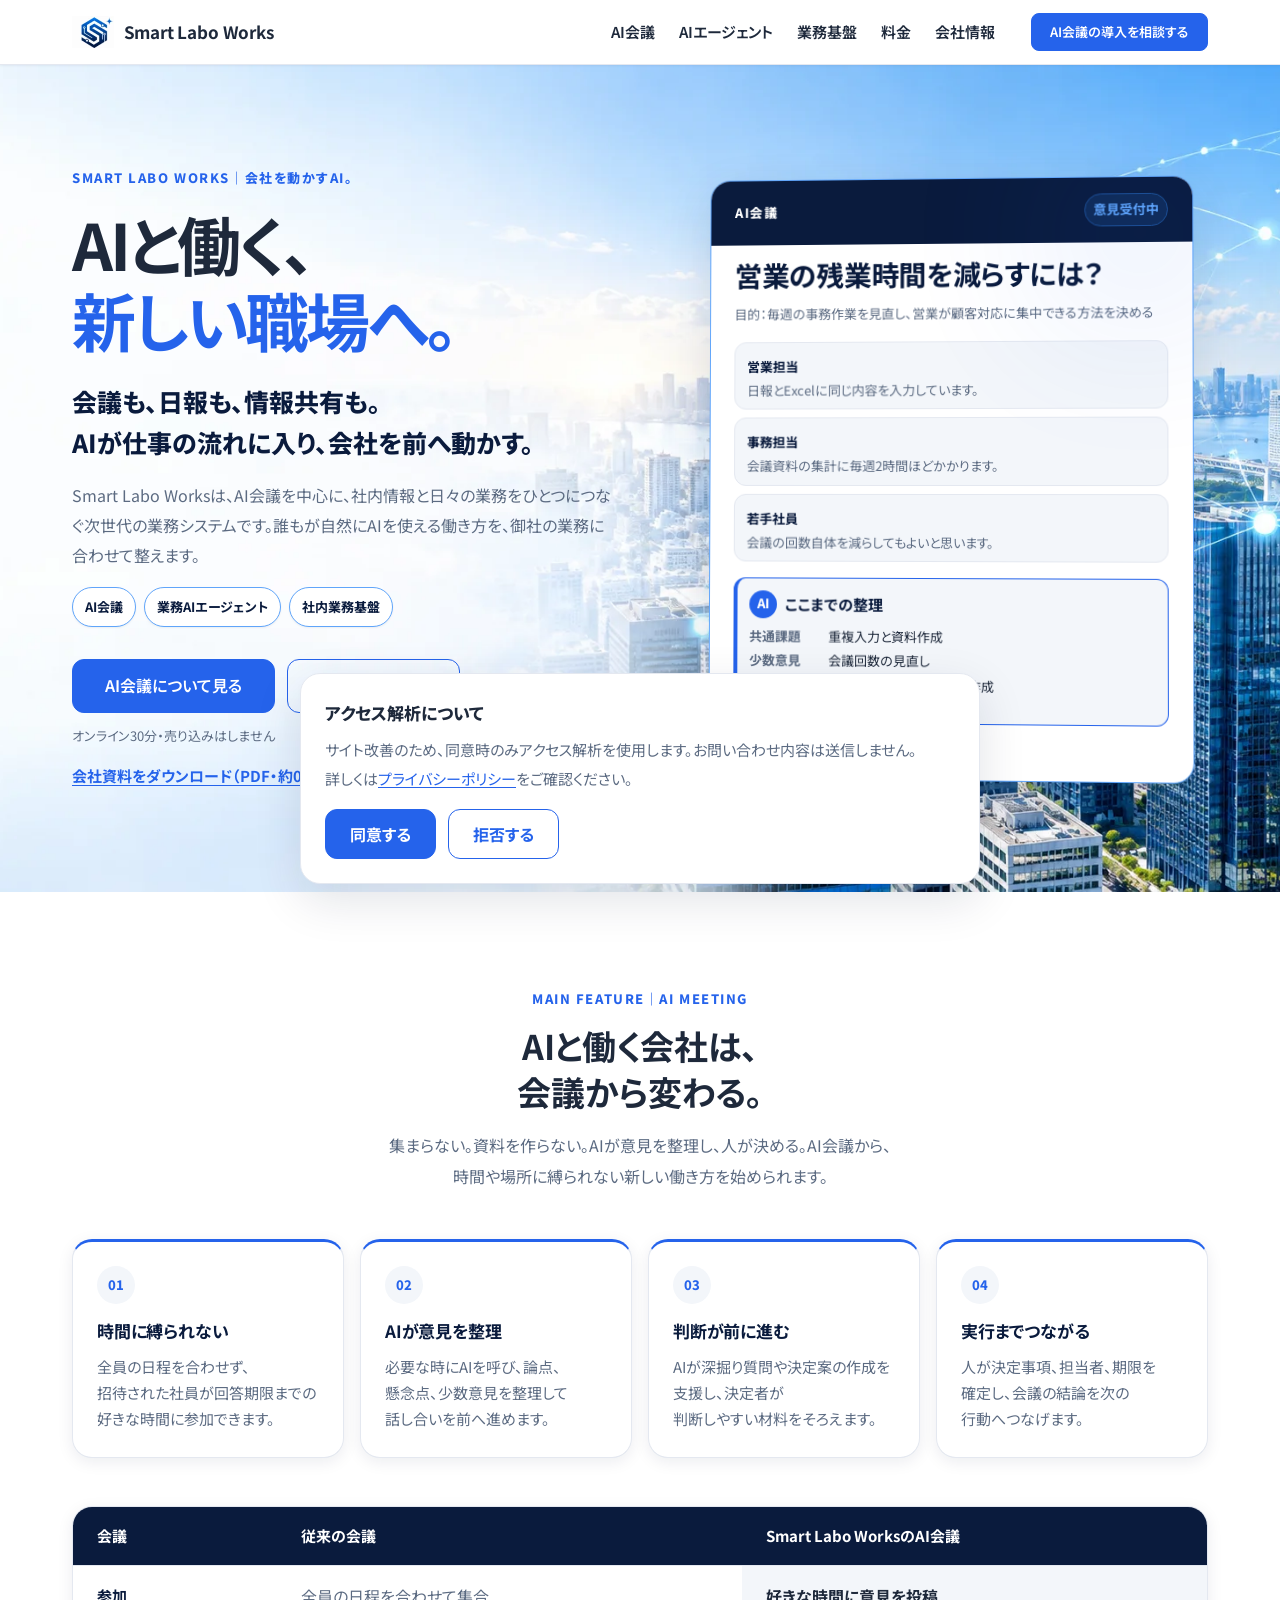
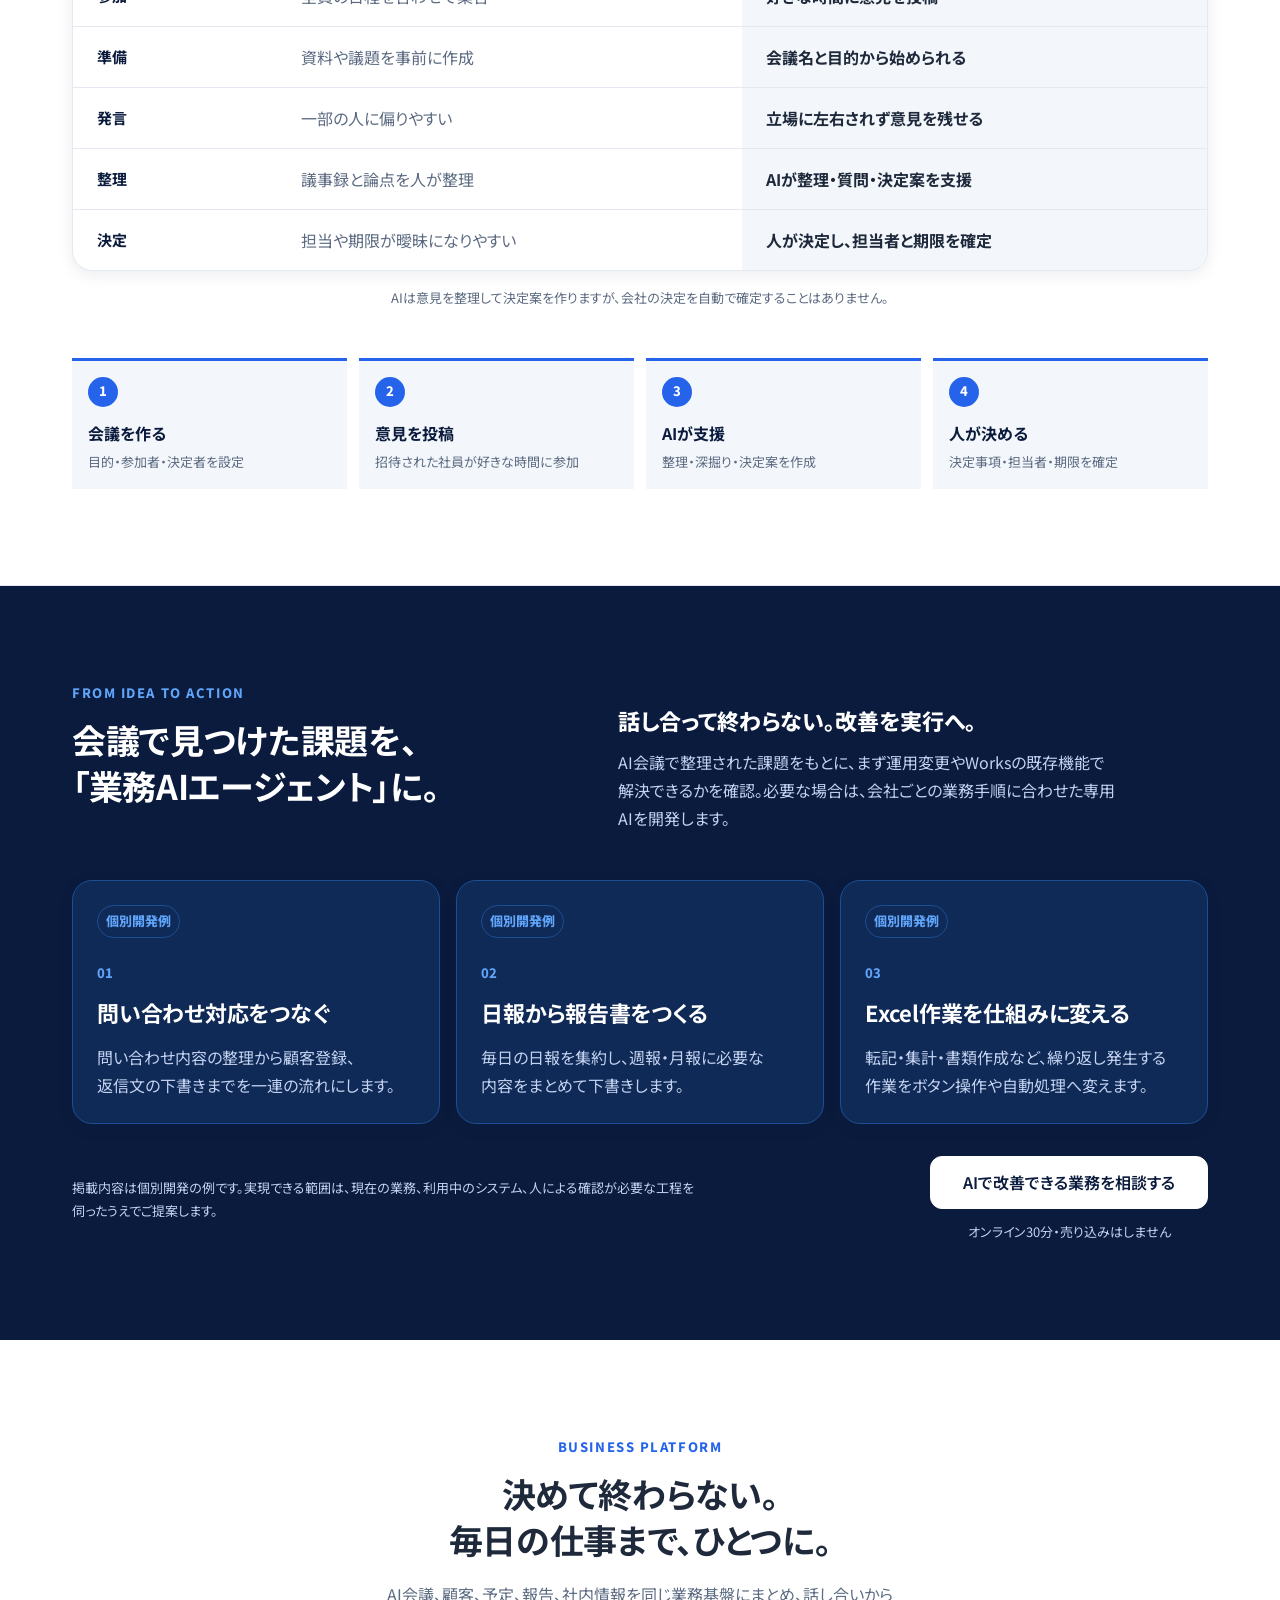
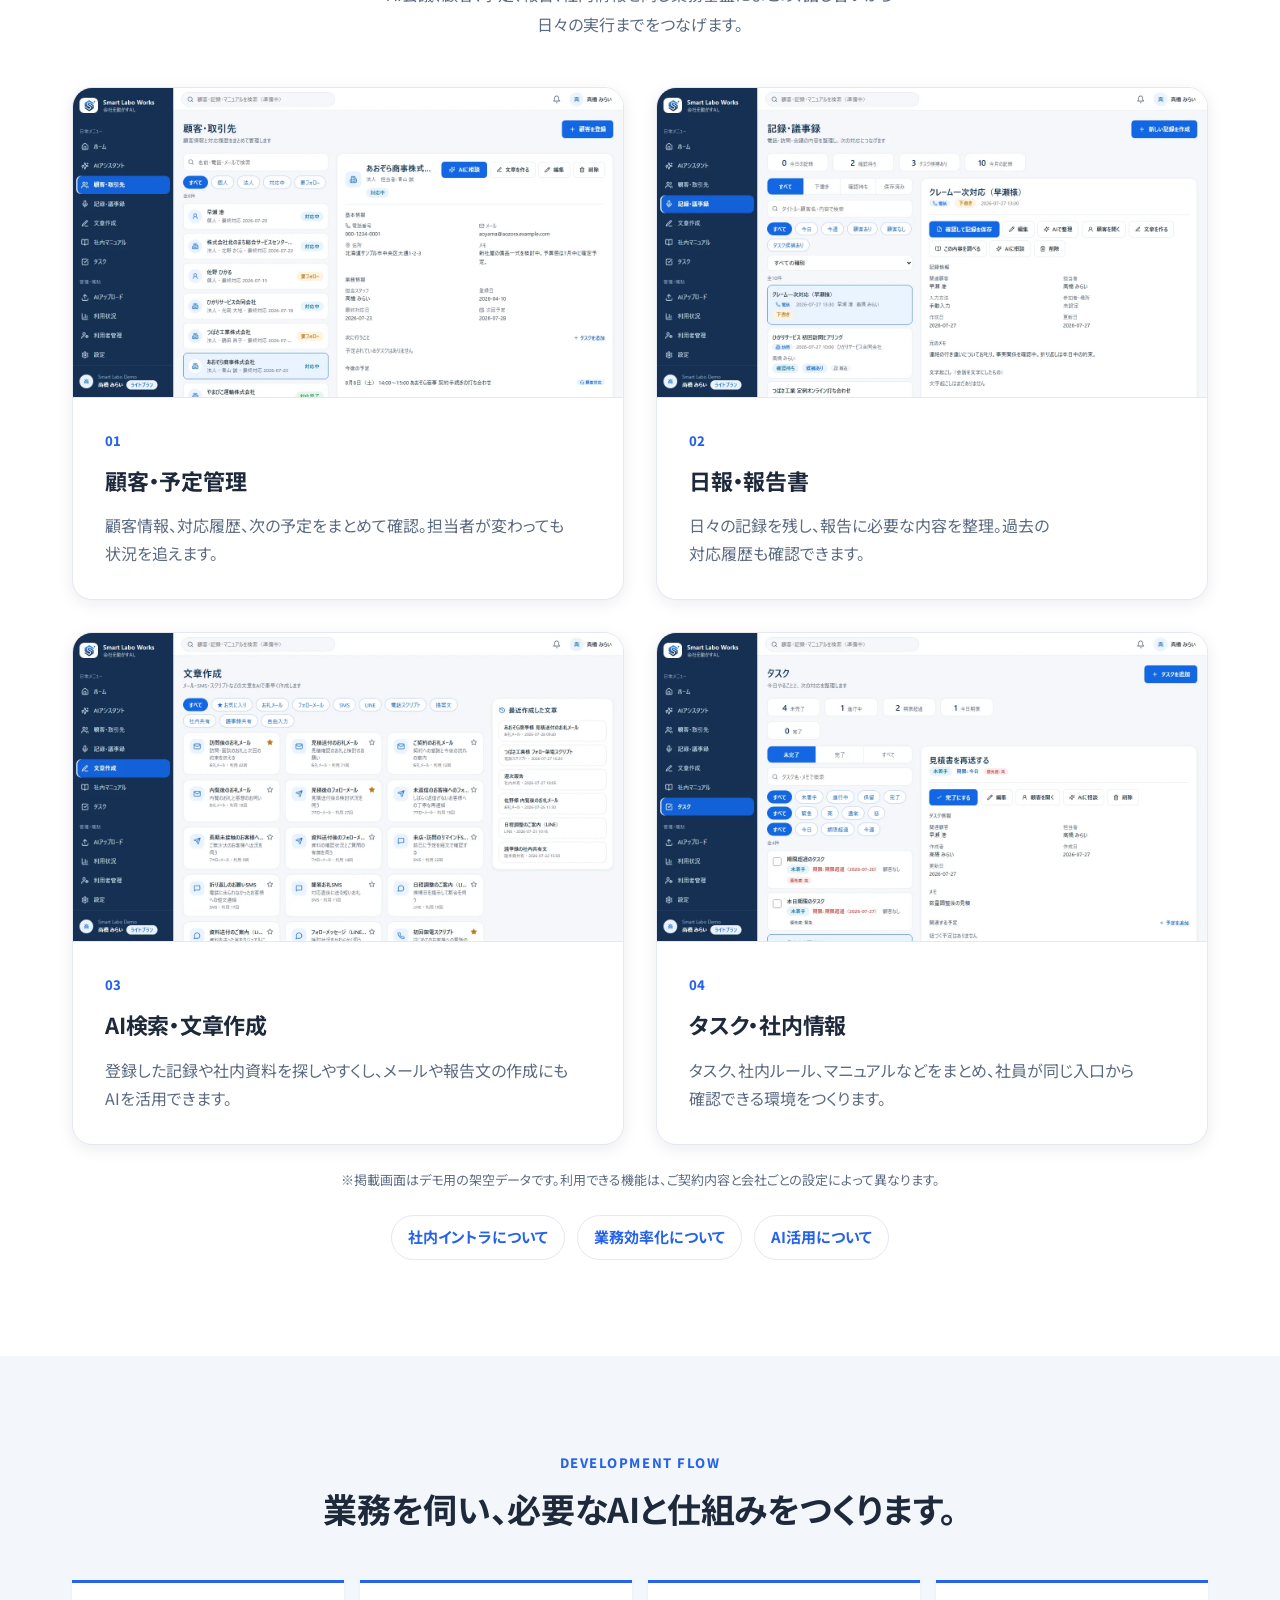
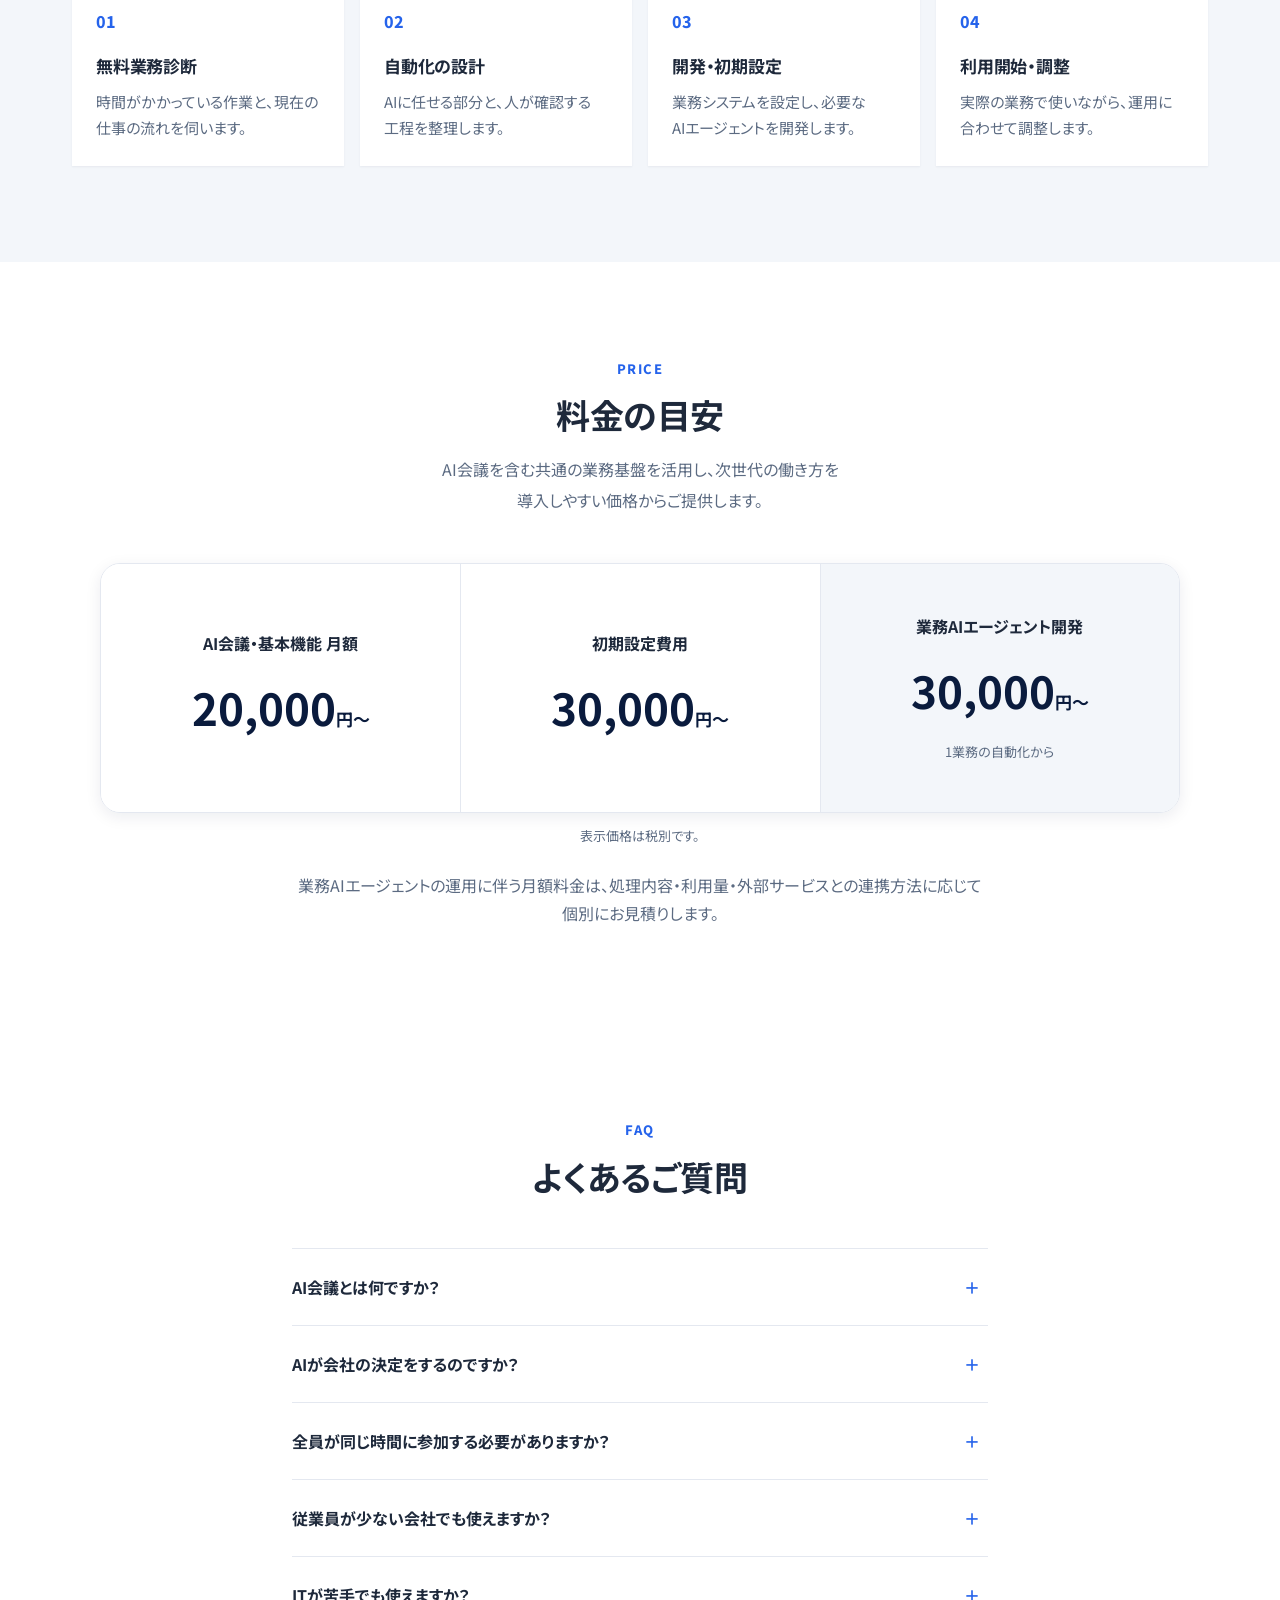
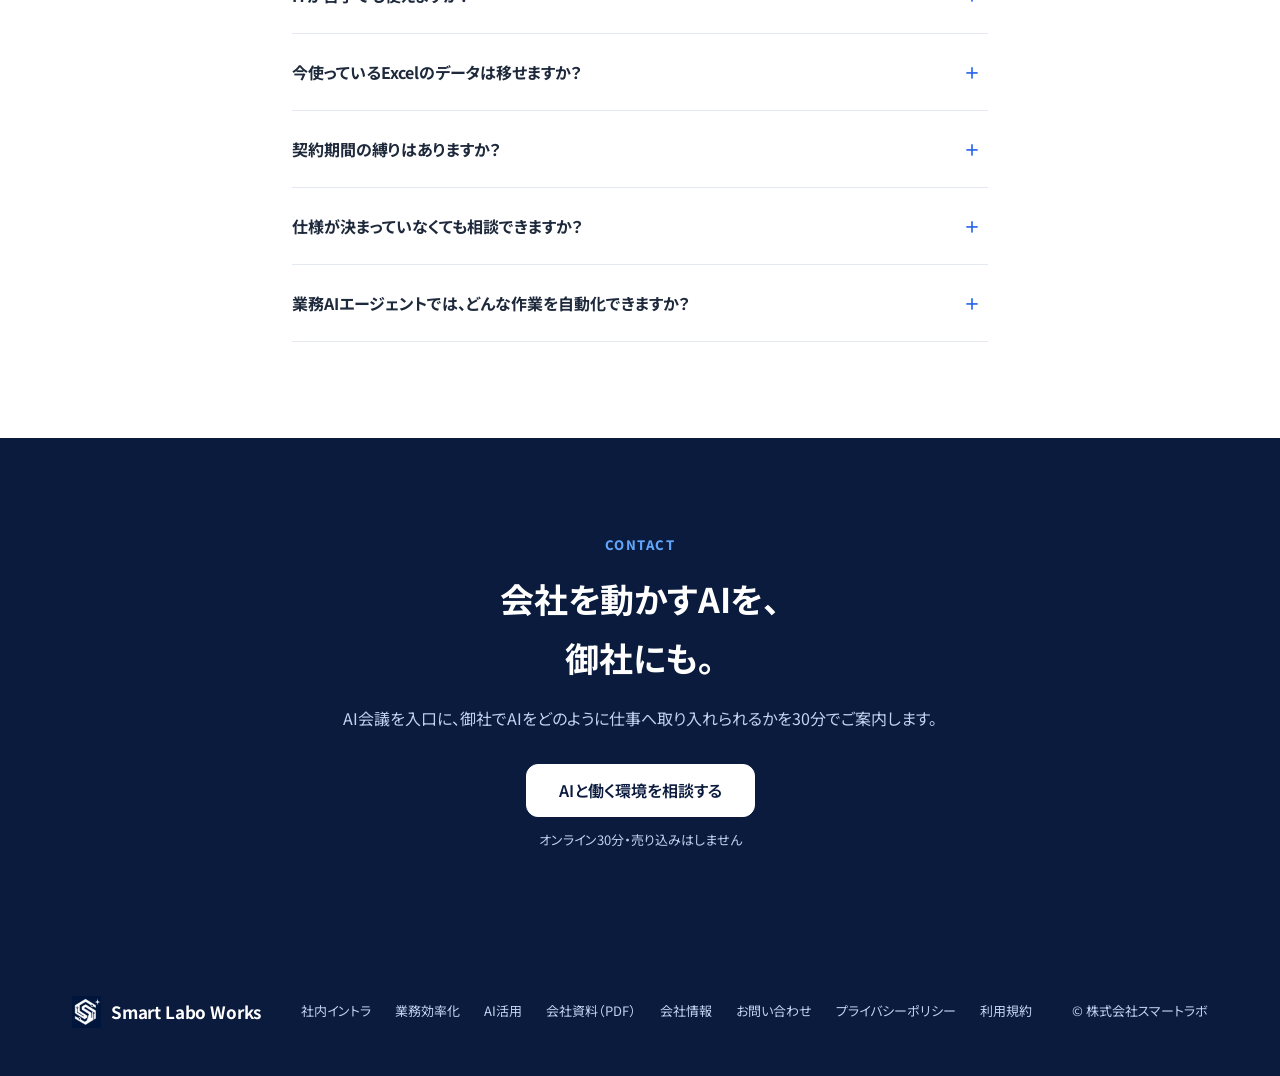
<file: index.html>
<!doctype html>
<html lang="ja">
<head>
  <meta charset="utf-8">
  <meta name="viewport" content="width=device-width, initial-scale=1">
  <title>会社を動かすAI｜Smart Labo Works</title>
  <meta name="description" content="AIと働く、新しい職場へ。Smart Labo Worksは、AI会議を中心に、社内情報・日報・顧客管理・業務自動化をひとつにつなぐ次世代の業務システムです。">
  <link rel="canonical" href="https://smartlaboworks.com/">
  <link rel="icon" href="assets/brand/favicon-32.png" sizes="32x32" type="image/png">
  <link rel="apple-touch-icon" href="assets/brand/apple-touch-icon.png">
  <meta property="og:type" content="website"><meta property="og:site_name" content="Smart Labo Works">
  <meta property="og:title" content="会社を動かすAI｜Smart Labo Works">
  <meta property="og:description" content="AIと働く、新しい職場へ。AI会議、業務AIエージェント、社内業務基盤で、会社の仕事を次の形へ進めます。">
  <meta property="og:image" content="https://smartlaboworks.com/assets/images/ogp-1200x630.png"><meta property="og:image:width" content="1200"><meta property="og:image:height" content="630"><meta property="og:image:alt" content="Smart Labo Works — 会社を動かすAI。">
  <meta property="og:url" content="https://smartlaboworks.com/"><meta property="og:locale" content="ja_JP">
  <meta name="twitter:card" content="summary_large_image"><meta name="twitter:title" content="会社を動かすAI｜Smart Labo Works"><meta name="twitter:description" content="AIと働く、新しい職場へ。AI会議、業務AIエージェント、社内業務基盤で、会社の仕事を次の形へ進めます。"><meta name="twitter:image" content="https://smartlaboworks.com/assets/images/ogp-1200x630.png">
  <link rel="preconnect" href="https://fonts.googleapis.com"><link rel="preconnect" href="https://fonts.gstatic.com" crossorigin>
  <link rel="stylesheet" href="https://fonts.googleapis.com/css2?family=Noto+Sans+JP:wght@400;500;600;700;800&display=swap">
  <link rel="stylesheet" href="assets/css/tokens.css"><link rel="stylesheet" href="assets/css/base.css"><link rel="stylesheet" href="assets/css/works-lp.css?v=20261017-2">
  <script type="application/ld+json">
  {
    "@context": "https://schema.org",
    "@graph": [
      {
        "@type": "Organization",
        "@id": "https://smartlaboworks.com/#organization",
        "name": "株式会社スマートラボ",
        "url": "https://smartlaboworks.com/",
        "logo": "https://smartlaboworks.com/assets/brand/apple-touch-icon.png",
        "email": "smartlaboworks@gmail.com"
      },
      {
        "@type": "WebSite",
        "@id": "https://smartlaboworks.com/#website",
        "name": "Smart Labo Works",
        "url": "https://smartlaboworks.com/",
        "publisher": { "@id": "https://smartlaboworks.com/#organization" },
        "inLanguage": "ja"
      },
      {
        "@type": "SoftwareApplication",
        "@id": "https://smartlaboworks.com/#works",
        "name": "Smart Labo Works",
        "url": "https://smartlaboworks.com/",
        "applicationCategory": "BusinessApplication",
        "operatingSystem": "Web",
        "description": "AI会議を中心に、社内情報、日報、顧客管理、業務自動化をひとつにつなぎ、誰もが自然にAIを使える働き方を支える中小企業向け業務システムです。",
        "audience": { "@type": "BusinessAudience", "audienceType": "中小企業" },
        "featureList": ["非同期AI会議", "AIによる意見整理・深掘り・決定案作成", "業務AIエージェント開発", "社内イントラ", "顧客・予定管理", "日報・報告書", "AIによる社内情報検索"],
        "provider": { "@id": "https://smartlaboworks.com/#organization" },
        "offers": {
          "@type": "Offer",
          "price": "20000",
          "priceCurrency": "JPY",
          "description": "業務システムの月額料金の目安。表示価格は税別です。業務AIエージェント開発は1業務30,000円からで、運用に伴う月額料金は個別見積りです。"
        }
      }
    ]
  }
  </script>
  <script type="application/ld+json">
  {
    "@context": "https://schema.org",
    "@type": "FAQPage",
    "mainEntity": [
      { "@type": "Question", "name": "AI会議とは何ですか？", "acceptedAnswer": { "@type": "Answer", "text": "社員が同じ時間に集まらず、好きな時間に意見を投稿できる会議機能です。必要な時にAIを呼び、論点整理、深掘り質問、決定案の作成を支援します。" } },
      { "@type": "Question", "name": "AIが会社の決定をするのですか？", "acceptedAnswer": { "@type": "Answer", "text": "いいえ。AIは意見や論点を整理して決定案を作りますが、正式な決定は必ず指定された決定者が行います。" } },
      { "@type": "Question", "name": "全員が同じ時間に参加する必要がありますか？", "acceptedAnswer": { "@type": "Answer", "text": "必要ありません。招待された社員が回答期限までの好きな時間に投稿できるため、日程調整や会議のための集合時間を減らせます。" } },
      { "@type": "Question", "name": "従業員が少ない会社でも使えますか？", "acceptedAnswer": { "@type": "Answer", "text": "はい。少人数の会社でも、日々の記録や情報共有をまとめたい場合にご利用いただけます。必要な人数と機能を伺ってご提案します。" } },
      { "@type": "Question", "name": "ITが苦手でも使えますか？", "acceptedAnswer": { "@type": "Answer", "text": "できるだけ迷わず操作できる画面と、会社の運用に合わせた初期設定を重視しています。導入時に基本操作もご案内します。" } },
      { "@type": "Question", "name": "今使っているExcelのデータは移せますか？", "acceptedAnswer": { "@type": "Answer", "text": "データの形式と内容を確認したうえで、移行できる範囲と方法をご案内します。まずは現在のファイルを拝見して判断します。" } },
      { "@type": "Question", "name": "契約期間の縛りはありますか？", "acceptedAnswer": { "@type": "Answer", "text": "利用する機能や個別開発の内容によって条件が異なるため、お見積り時に利用期間を含む契約条件をご案内します。" } },
      { "@type": "Question", "name": "仕様が決まっていなくても相談できますか？", "acceptedAnswer": { "@type": "Answer", "text": "はい。現在の作業を伺い、どこから仕組み化するのがよいかを一緒に整理します。相談時点で仕様書は必要ありません。" } },
      { "@type": "Question", "name": "業務AIエージェントでは、どんな作業を自動化できますか？", "acceptedAnswer": { "@type": "Answer", "text": "情報検索、文章の下書き、日報の集約、Excelの転記・集計などが候補になります。実現できる範囲は、現在の業務手順、利用中のシステム、人による確認が必要な工程を伺って判断します。" } }
    ]
  }
  </script>
  <link rel="stylesheet" href="assets/css/analytics-consent.css">
  <script defer src="assets/js/analytics-consent.js"></script>
</head>
<body>
<a class="skip-link" href="#main">本文へスキップ</a>
<header class="works-header"><div class="container works-header__inner">
  <a class="logo" href="index.html" aria-label="Smart Labo Works ホーム"><img class="logo__icon" src="assets/brand/icon-color-64.webp" alt="" width="64" height="64"><span class="logo__text">Smart Labo Works</span></a>
  <nav class="works-nav" aria-label="メインナビゲーション"><a href="#ai-meeting">AI会議</a><a href="#ai-agent">AIエージェント</a><a href="#features">業務基盤</a><a href="#price">料金</a><a href="company.html">会社情報</a></nav>
  <a class="btn btn--primary btn--sm works-header__cta" href="contact.html?type=diagnosis#form"><span class="works-header__cta-full">AI会議の導入を相談する</span><span class="works-header__cta-short">導入相談</span></a>
</div></header>
<main id="main">
<section class="works-hero"><div class="container works-hero__grid">
  <div class="works-hero__copy"><p class="works-kicker">SMART LABO WORKS｜会社を動かすAI。</p><h1><span>AIと働く、</span><span>新しい職場へ。</span></h1><p class="works-hero__promise">会議も、日報も、情報共有も。<br>AIが仕事の流れに入り、会社を前へ動かす。</p><p class="works-hero__lead">Smart Labo Worksは、AI会議を中心に、社内情報と日々の業務をひとつにつなぐ次世代の業務システムです。誰もが自然にAIを使える働き方を、御社の業務に合わせて整えます。</p><ul class="works-hero__points" aria-label="Smart Labo Worksの特徴"><li>AI会議</li><li>業務AIエージェント</li><li>社内業務基盤</li></ul><div class="works-actions"><a class="btn btn--primary btn--lg" href="#ai-meeting">AI会議について見る</a><a class="btn btn--secondary btn--lg" href="contact.html?type=diagnosis#form">導入を相談する</a></div><p class="works-cta-note">オンライン30分・売り込みはしません</p><p class="works-brochure-link"><a href="assets/docs/smart-labo-works-brochure.pdf" download data-slw-download="brochure">会社資料をダウンロード（PDF・約0.8MB）</a></p></div>
  <div class="works-hero__meeting" aria-label="Smart Labo Works AI会議のデモ画面"><div class="works-meeting-demo"><div class="works-meeting-demo__top"><span>AI会議</span><em>意見受付中</em></div><h2>営業の残業時間を減らすには？</h2><p class="works-meeting-demo__purpose">目的：毎週の事務作業を見直し、営業が顧客対応に集中できる方法を決める</p><div class="works-meeting-demo__messages"><article><b>営業担当</b><p>日報とExcelに同じ内容を入力しています。</p></article><article><b>事務担当</b><p>会議資料の集計に毎週2時間ほどかかります。</p></article><article><b>若手社員</b><p>会議の回数自体を減らしてもよいと思います。</p></article></div><div class="works-meeting-demo__ai"><div><span>AI</span><strong>ここまでの整理</strong></div><dl><div><dt>共通課題</dt><dd>重複入力と資料作成</dd></div><div><dt>少数意見</dt><dd>会議回数の見直し</dd></div><div><dt>改善候補</dt><dd>日報から会議資料を自動作成</dd></div></dl></div><small>デモ表示・架空の内容です</small></div></div>
</div></section>
<section class="section works-meeting" id="ai-meeting"><div class="container"><div class="works-section-head works-section-head--center"><p class="works-eyebrow">MAIN FEATURE｜AI MEETING</p><h2 class="section__title">AIと働く会社は、<br>会議から変わる。</h2><p class="section__lead">集まらない。資料を作らない。AIが意見を整理し、人が決める。AI会議から、時間や場所に縛られない新しい働き方を始められます。</p></div><div class="works-meeting-values"><article><span>01</span><h3>時間に縛られない</h3><p>全員の日程を合わせず、招待された社員が回答期限までの好きな時間に参加できます。</p></article><article><span>02</span><h3>AIが意見を整理</h3><p>必要な時にAIを呼び、論点、懸念点、少数意見を整理して話し合いを前へ進めます。</p></article><article><span>03</span><h3>判断が前に進む</h3><p>AIが深掘り質問や決定案の作成を支援し、決定者が判断しやすい材料をそろえます。</p></article><article><span>04</span><h3>実行までつながる</h3><p>人が決定事項、担当者、期限を確定し、会議の結論を次の行動へつなげます。</p></article></div><div class="works-compare works-meeting-compare"><table><caption>従来の会議とSmart Labo WorksのAI会議の違い</caption><thead><tr><th scope="col">会議</th><th scope="col">従来の会議</th><th scope="col">Smart Labo WorksのAI会議</th></tr></thead><tbody><tr><th scope="row">参加</th><td>全員の日程を合わせて集合</td><td><strong>好きな時間に意見を投稿</strong></td></tr><tr><th scope="row">準備</th><td>資料や議題を事前に作成</td><td><strong>会議名と目的から始められる</strong></td></tr><tr><th scope="row">発言</th><td>一部の人に偏りやすい</td><td><strong>立場に左右されず意見を残せる</strong></td></tr><tr><th scope="row">整理</th><td>議事録と論点を人が整理</td><td><strong>AIが整理・質問・決定案を支援</strong></td></tr><tr><th scope="row">決定</th><td>担当や期限が曖昧になりやすい</td><td><strong>人が決定し、担当者と期限を確定</strong></td></tr></tbody></table></div><p class="works-compare__note">AIは意見を整理して決定案を作りますが、会社の決定を自動で確定することはありません。</p><div class="works-meeting-flow" aria-label="AI会議の利用の流れ"><div><span>1</span><strong>会議を作る</strong><p>目的・参加者・決定者を設定</p></div><div><span>2</span><strong>意見を投稿</strong><p>招待された社員が好きな時間に参加</p></div><div><span>3</span><strong>AIが支援</strong><p>整理・深掘り・決定案を作成</p></div><div><span>4</span><strong>人が決める</strong><p>決定事項・担当者・期限を確定</p></div></div></div></section>
<section class="section section--inverse works-agent" id="ai-agent"><div class="container"><div class="works-agent__intro"><div><p class="works-eyebrow">FROM IDEA TO ACTION</p><h2 class="section__title">会議で見つけた課題を、<br>「業務AIエージェント」に。</h2></div><div><p class="works-agent__catch">話し合って終わらない。改善を実行へ。</p><p>AI会議で整理された課題をもとに、まず運用変更やWorksの既存機能で解決できるかを確認。必要な場合は、会社ごとの業務手順に合わせた専用AIを開発します。</p></div></div><div class="works-agent__grid">
  <article><span class="works-agent__label">個別開発例</span><p class="works-agent__num">01</p><h3>問い合わせ対応をつなぐ</h3><p>問い合わせ内容の整理から顧客登録、返信文の下書きまでを一連の流れにします。</p></article>
  <article><span class="works-agent__label">個別開発例</span><p class="works-agent__num">02</p><h3>日報から報告書をつくる</h3><p>毎日の日報を集約し、週報・月報に必要な内容をまとめて下書きします。</p></article>
  <article><span class="works-agent__label">個別開発例</span><p class="works-agent__num">03</p><h3>Excel作業を仕組みに変える</h3><p>転記・集計・書類作成など、繰り返し発生する作業をボタン操作や自動処理へ変えます。</p></article>
</div><div class="works-agent__footer"><p>掲載内容は個別開発の例です。実現できる範囲は、現在の業務、利用中のシステム、人による確認が必要な工程を伺ったうえでご提案します。</p><div><a class="btn btn--light btn--lg" href="contact.html?type=diagnosis#form">AIで改善できる業務を相談する</a><p class="works-cta-note">オンライン30分・売り込みはしません</p></div></div></div></section>
<section class="section" id="features"><div class="container"><div class="works-section-head works-section-head--center"><p class="works-eyebrow">BUSINESS PLATFORM</p><h2 class="section__title">決めて終わらない。<br>毎日の仕事まで、ひとつに。</h2><p class="section__lead">AI会議、顧客、予定、報告、社内情報を同じ業務基盤にまとめ、話し合いから日々の実行までをつなげます。</p></div><div class="works-features">
  <article class="works-feature"><div class="works-feature__image"><img src="assets/images/app-customer.webp" alt="顧客情報と次回予定を一覧できる画面" width="1360" height="850" loading="lazy"></div><div class="works-feature__body"><p class="works-feature__num">01</p><h3>顧客・予定管理</h3><p>顧客情報、対応履歴、次の予定をまとめて確認。担当者が変わっても状況を追えます。</p></div></article>
  <article class="works-feature"><div class="works-feature__image"><img src="assets/images/app-records.webp" alt="日々の記録と報告内容を一覧できる画面" width="1360" height="850" loading="lazy"></div><div class="works-feature__body"><p class="works-feature__num">02</p><h3>日報・報告書</h3><p>日々の記録を残し、報告に必要な内容を整理。過去の対応履歴も確認できます。</p></div></article>
  <article class="works-feature"><div class="works-feature__image"><img src="assets/images/app-writing.webp" alt="AIを使った文章作成と社内情報検索の画面" width="1360" height="850" loading="lazy"></div><div class="works-feature__body"><p class="works-feature__num">03</p><h3>AI検索・文章作成</h3><p>登録した記録や社内資料を探しやすくし、メールや報告文の作成にもAIを活用できます。</p></div></article>
  <article class="works-feature"><div class="works-feature__image"><img src="assets/images/app-tasks.webp" alt="タスクと日々の業務を確認できるSmart Labo Worksの画面" width="1360" height="850" loading="lazy"></div><div class="works-feature__body"><p class="works-feature__num">04</p><h3>タスク・社内情報</h3><p>タスク、社内ルール、マニュアルなどをまとめ、社員が同じ入口から確認できる環境をつくります。</p></div></article>
</div><p class="works-demo-note">※掲載画面はデモ用の架空データです。利用できる機能は、ご契約内容と会社ごとの設定によって異なります。</p><nav class="works-detail-links" aria-label="目的別の詳しいご案内"><a href="intranet.html">社内イントラについて</a><a href="business-efficiency.html">業務効率化について</a><a href="ai-business.html">AI活用について</a></nav></div></section>
<section class="section section--subtle" id="flow"><div class="container"><div class="works-section-head works-section-head--center"><p class="works-eyebrow">DEVELOPMENT FLOW</p><h2 class="section__title">業務を伺い、必要なAIと仕組みをつくります。</h2></div><ol class="works-flow"><li><span>01</span><div><h3>無料業務診断</h3><p>時間がかかっている作業と、現在の仕事の流れを伺います。</p></div></li><li><span>02</span><div><h3>自動化の設計</h3><p>AIに任せる部分と、人が確認する工程を整理します。</p></div></li><li><span>03</span><div><h3>開発・初期設定</h3><p>業務システムを設定し、必要なAIエージェントを開発します。</p></div></li><li><span>04</span><div><h3>利用開始・調整</h3><p>実際の業務で使いながら、運用に合わせて調整します。</p></div></li></ol></div></section>
<section class="section" id="price"><div class="container"><div class="works-section-head works-section-head--center"><p class="works-eyebrow">PRICE</p><h2 class="section__title">料金の目安</h2><p class="section__lead">AI会議を含む共通の業務基盤を活用し、次世代の働き方を導入しやすい価格からご提供します。</p></div><div class="works-price"><div class="works-price__item"><span>AI会議・基本機能 月額</span><strong>20,000<small>円〜</small></strong></div><div class="works-price__item"><span>初期設定費用</span><strong>30,000<small>円〜</small></strong></div><div class="works-price__item works-price__item--agent"><span>業務AIエージェント開発</span><strong>30,000<small>円〜</small></strong><em>1業務の自動化から</em></div></div><p class="works-tax">表示価格は税別です。</p><p class="works-price-note">業務AIエージェントの運用に伴う月額料金は、処理内容・利用量・外部サービスとの連携方法に応じて個別にお見積りします。</p></div></section>
<section class="section" id="faq"><div class="container container--narrow"><div class="works-section-head works-section-head--center"><p class="works-eyebrow">FAQ</p><h2 class="section__title">よくあるご質問</h2></div><div class="works-faq">
  <details><summary>AI会議とは何ですか？</summary><p>社員が同じ時間に集まらず、好きな時間に意見を投稿できる会議機能です。必要な時にAIを呼び、論点整理、深掘り質問、決定案の作成を支援します。</p></details>
  <details><summary>AIが会社の決定をするのですか？</summary><p>いいえ。AIは意見や論点を整理して決定案を作りますが、正式な決定は必ず指定された決定者が行います。</p></details>
  <details><summary>全員が同じ時間に参加する必要がありますか？</summary><p>必要ありません。招待された社員が回答期限までの好きな時間に投稿できるため、日程調整や会議のための集合時間を減らせます。</p></details>
  <details><summary>従業員が少ない会社でも使えますか？</summary><p>はい。少人数の会社でも、日々の記録や情報共有をまとめたい場合にご利用いただけます。必要な人数と機能を伺ってご提案します。</p></details>
  <details><summary>ITが苦手でも使えますか？</summary><p>できるだけ迷わず操作できる画面と、会社の運用に合わせた初期設定を重視しています。導入時に基本操作もご案内します。</p></details>
  <details><summary>今使っているExcelのデータは移せますか？</summary><p>データの形式と内容を確認したうえで、移行できる範囲と方法をご案内します。まずは現在のファイルを拝見して判断します。</p></details>
  <details><summary>契約期間の縛りはありますか？</summary><p>利用する機能や個別開発の内容によって条件が異なるため、お見積り時に利用期間を含む契約条件をご案内します。</p></details>
  <details><summary>仕様が決まっていなくても相談できますか？</summary><p>はい。現在の作業を伺い、どこから仕組み化するのがよいかを一緒に整理します。相談時点で仕様書は必要ありません。</p></details>
  <details><summary>業務AIエージェントでは、どんな作業を自動化できますか？</summary><p>情報検索、文章の下書き、日報の集約、Excelの転記・集計などが候補になります。実現できる範囲は、現在の業務手順、利用中のシステム、人による確認が必要な工程を伺って判断します。</p></details>
</div></div></section>
<section class="section section--inverse works-final"><div class="container"><p class="works-eyebrow">CONTACT</p><h2>会社を動かすAIを、<br>御社にも。</h2><p>AI会議を入口に、御社でAIをどのように仕事へ取り入れられるかを30分でご案内します。</p><a class="btn btn--light btn--lg" href="contact.html?type=diagnosis#form">AIと働く環境を相談する</a><p class="works-cta-note">オンライン30分・売り込みはしません</p></div></section>
</main>
<footer class="works-footer"><div class="container works-footer__inner"><a class="logo" href="index.html"><img class="logo__icon" src="assets/brand/icon-white-64.webp" alt="" width="64" height="64"><span class="logo__text">Smart Labo Works</span></a><nav aria-label="フッターナビゲーション"><a href="intranet.html">社内イントラ</a><a href="business-efficiency.html">業務効率化</a><a href="ai-business.html">AI活用</a><a href="assets/docs/smart-labo-works-brochure.pdf" download data-slw-download="brochure">会社資料（PDF）</a><a href="company.html">会社情報</a><a href="contact.html">お問い合わせ</a><a href="privacy.html">プライバシーポリシー</a><a href="terms.html">利用規約</a></nav><small>&copy; 株式会社スマートラボ</small></div></footer>
</body></html>
</file>
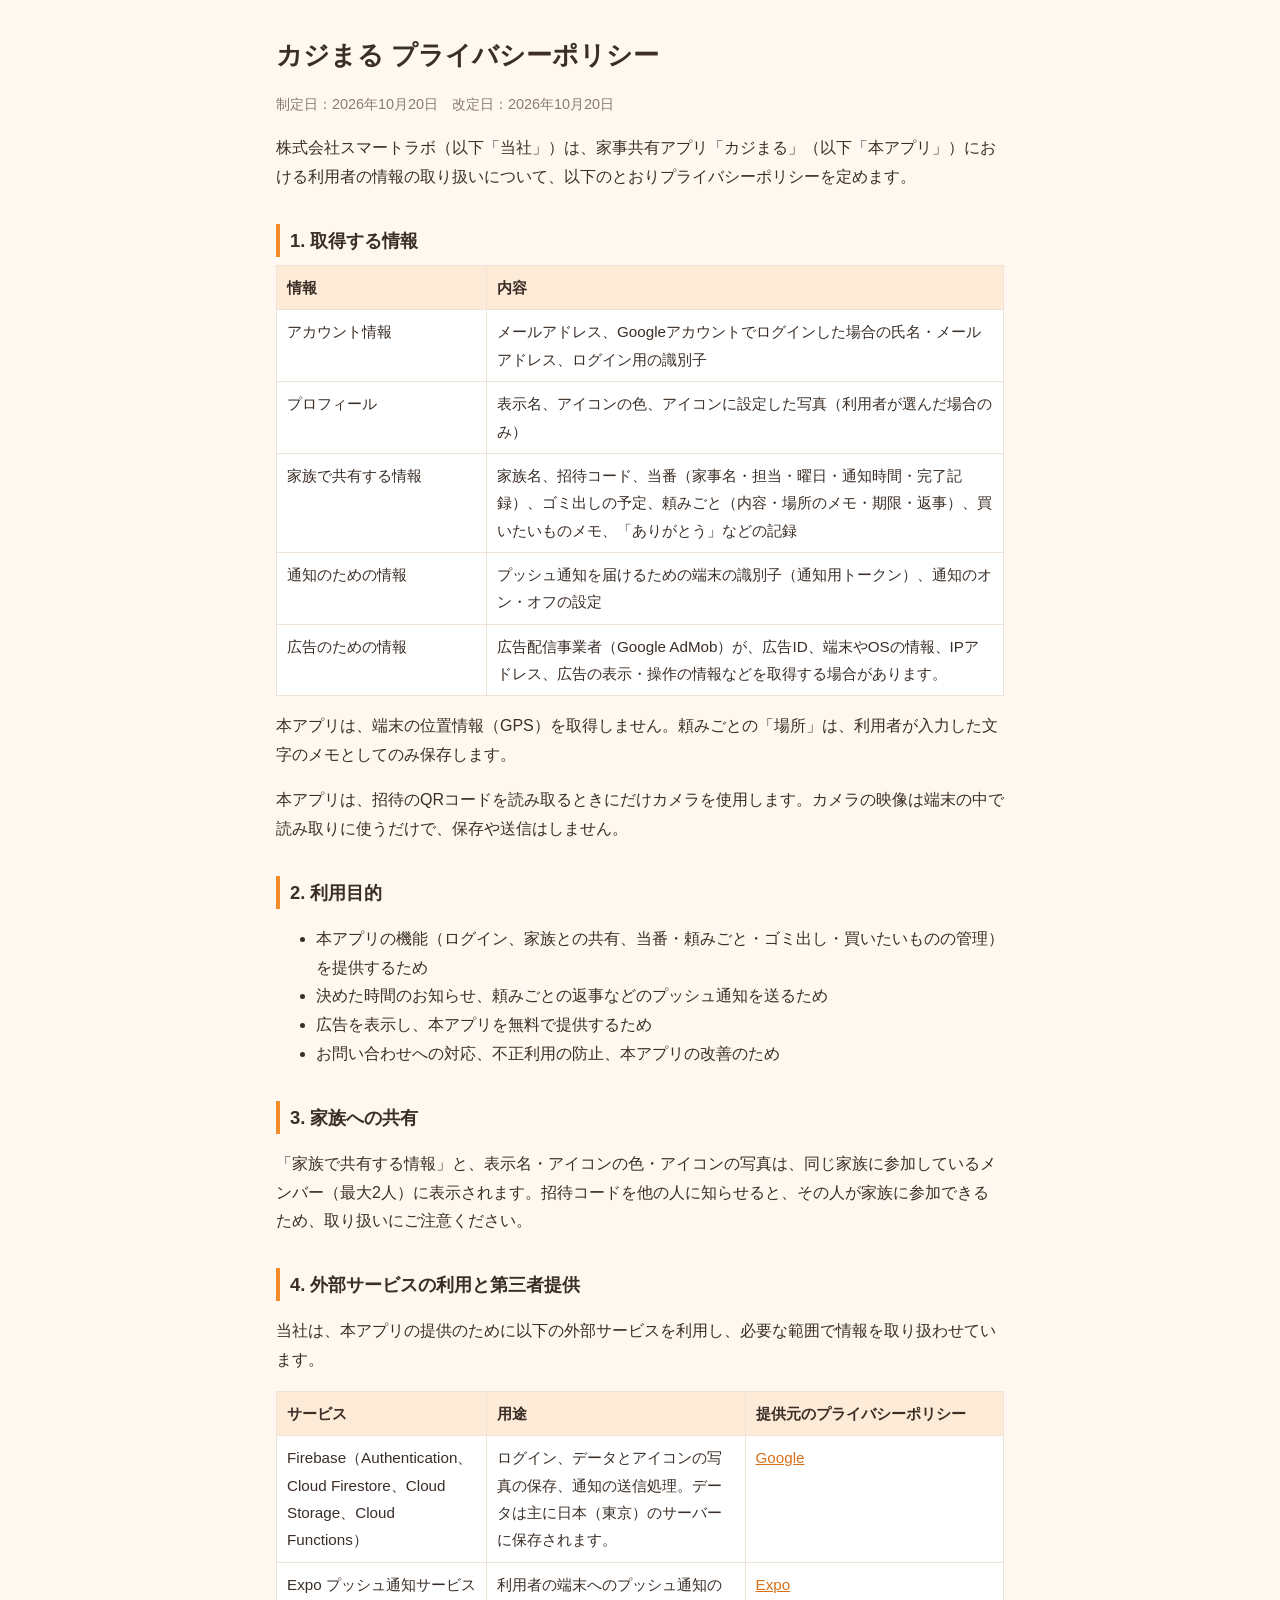
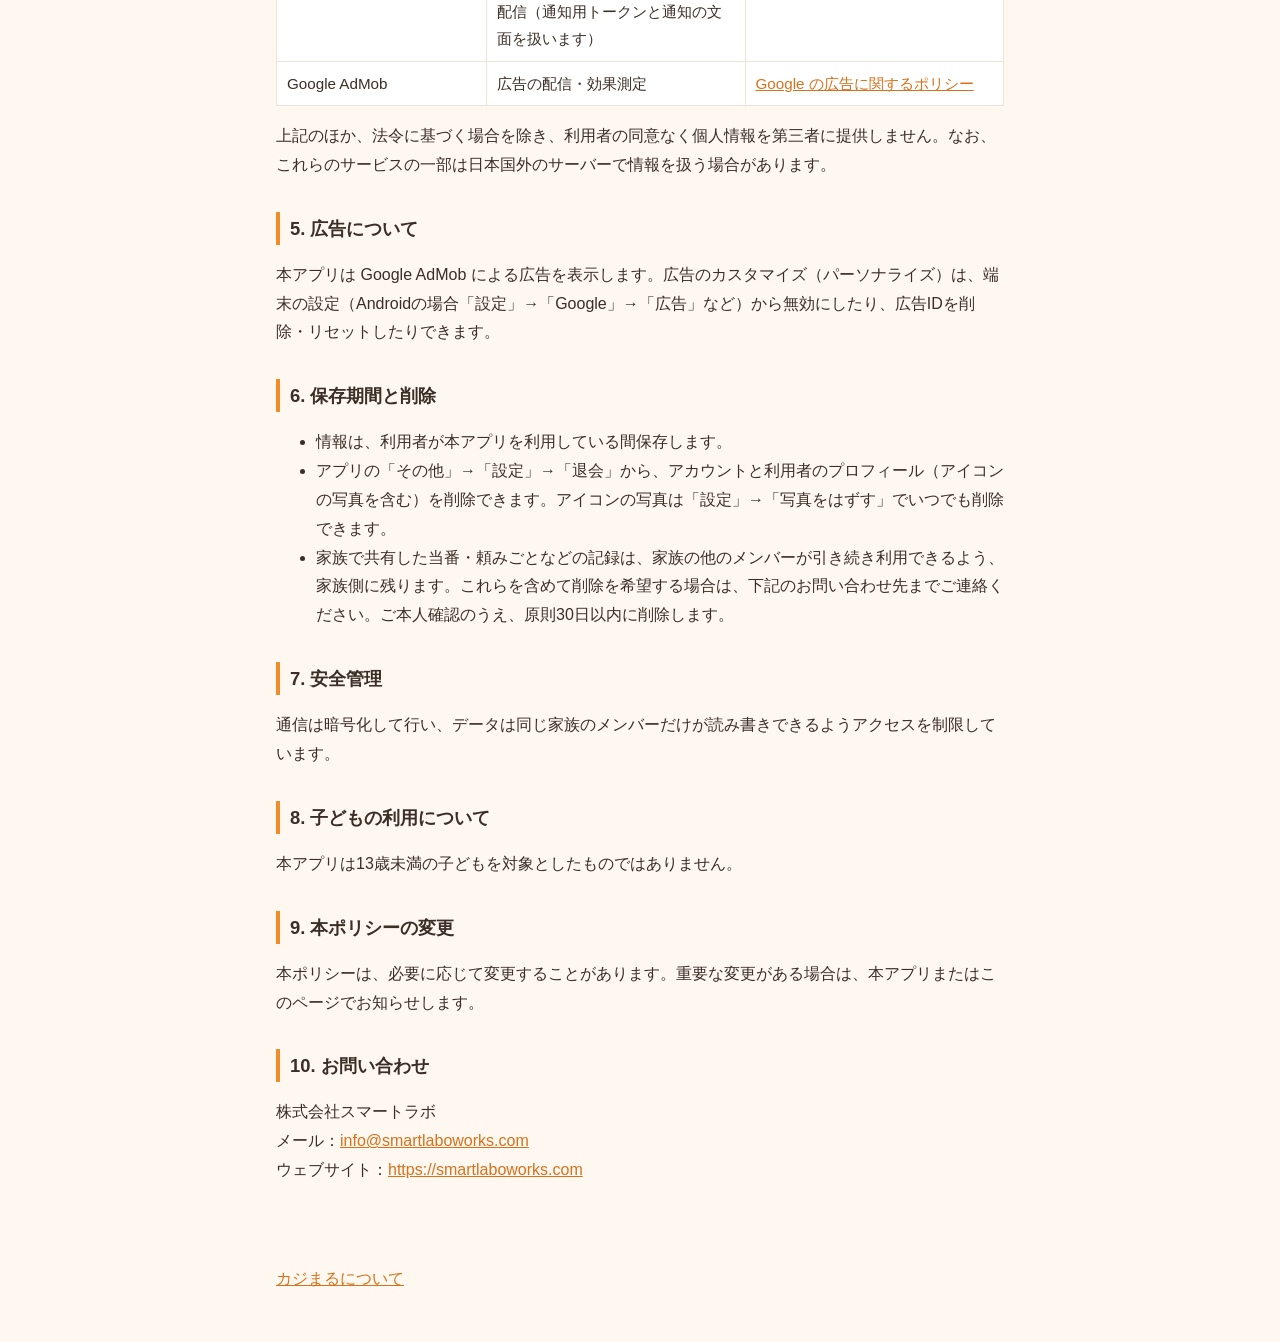
<file: kajimaru/privacy/index.html>
<!doctype html>
<html lang="ja">
<head>
  <meta charset="utf-8">
  <meta name="viewport" content="width=device-width, initial-scale=1">
  <title>カジまる プライバシーポリシー</title>
  <style>
    body { margin: 0; background: #fff8f1; color: #3a2e26; font-family: "Hiragino Sans", "Noto Sans JP", "Meiryo", sans-serif; line-height: 1.8; }
    main { max-width: 760px; margin: 0 auto; padding: 32px 16px 64px; }
    h1 { font-size: 1.6rem; margin: 0 0 8px; }
    h2 { font-size: 1.15rem; margin: 32px 0 8px; padding-left: 10px; border-left: 4px solid #f28c28; }
    table { width: 100%; border-collapse: collapse; font-size: 0.95rem; }
    th, td { border: 1px solid #efe3d7; padding: 8px 10px; text-align: left; vertical-align: top; background: #fff; }
    th { background: #fdebd8; white-space: nowrap; }
    .meta { color: #8a7b70; font-size: 0.9rem; }
    a { color: #d9701a; }
  </style>

<style>th,td{overflow-wrap:anywhere;word-break:normal}table{table-layout:fixed}th:first-child,td:first-child{width:26%}th{white-space:normal}main{box-sizing:border-box}h1{overflow-wrap:anywhere}a:focus-visible{outline:3px solid #247650;outline-offset:3px}.back-link{max-width:760px;box-sizing:border-box;margin:0 auto;padding:0 16px 48px} @media(max-width:540px){th,td{padding:8px 6px;font-size:12px}h1{font-size:1.4rem}}</style>
<link rel="canonical" href="https://smartlaboworks.com/kajimaru/privacy">
</head>
<body>
<main>
  <h1>カジまる プライバシーポリシー</h1>
  <p class="meta">制定日：2026年10月20日　改定日：2026年10月20日</p>

  <p>株式会社スマートラボ（以下「当社」）は、家事共有アプリ「カジまる」（以下「本アプリ」）における利用者の情報の取り扱いについて、以下のとおりプライバシーポリシーを定めます。</p>

  <h2>1. 取得する情報</h2>
  <table>
    <tr><th>情報</th><th>内容</th></tr>
    <tr><td>アカウント情報</td><td>メールアドレス、Googleアカウントでログインした場合の氏名・メールアドレス、ログイン用の識別子</td></tr>
    <tr><td>プロフィール</td><td>表示名、アイコンの色、アイコンに設定した写真（利用者が選んだ場合のみ）</td></tr>
    <tr><td>家族で共有する情報</td><td>家族名、招待コード、当番（家事名・担当・曜日・通知時間・完了記録）、ゴミ出しの予定、頼みごと（内容・場所のメモ・期限・返事）、買いたいものメモ、「ありがとう」などの記録</td></tr>
    <tr><td>通知のための情報</td><td>プッシュ通知を届けるための端末の識別子（通知用トークン）、通知のオン・オフの設定</td></tr>
    <tr><td>広告のための情報</td><td>広告配信事業者（Google AdMob）が、広告ID、端末やOSの情報、IPアドレス、広告の表示・操作の情報などを取得する場合があります。</td></tr>
  </table>
  <p>本アプリは、端末の位置情報（GPS）を取得しません。頼みごとの「場所」は、利用者が入力した文字のメモとしてのみ保存します。</p>
  <p>本アプリは、招待のQRコードを読み取るときにだけカメラを使用します。カメラの映像は端末の中で読み取りに使うだけで、保存や送信はしません。</p>

  <h2>2. 利用目的</h2>
  <ul>
    <li>本アプリの機能（ログイン、家族との共有、当番・頼みごと・ゴミ出し・買いたいものの管理）を提供するため</li>
    <li>決めた時間のお知らせ、頼みごとの返事などのプッシュ通知を送るため</li>
    <li>広告を表示し、本アプリを無料で提供するため</li>
    <li>お問い合わせへの対応、不正利用の防止、本アプリの改善のため</li>
  </ul>

  <h2>3. 家族への共有</h2>
  <p>「家族で共有する情報」と、表示名・アイコンの色・アイコンの写真は、同じ家族に参加しているメンバー（最大2人）に表示されます。招待コードを他の人に知らせると、その人が家族に参加できるため、取り扱いにご注意ください。</p>

  <h2>4. 外部サービスの利用と第三者提供</h2>
  <p>当社は、本アプリの提供のために以下の外部サービスを利用し、必要な範囲で情報を取り扱わせています。</p>
  <table>
    <tr><th>サービス</th><th>用途</th><th>提供元のプライバシーポリシー</th></tr>
    <tr><td>Firebase（Authentication、Cloud Firestore、Cloud Storage、Cloud Functions）</td><td>ログイン、データとアイコンの写真の保存、通知の送信処理。データは主に日本（東京）のサーバーに保存されます。</td><td><a href="https://policies.google.com/privacy?hl=ja">Google</a></td></tr>
    <tr><td>Expo プッシュ通知サービス</td><td>利用者の端末へのプッシュ通知の配信（通知用トークンと通知の文面を扱います）</td><td><a href="https://expo.dev/privacy">Expo</a></td></tr>
    <tr><td>Google AdMob</td><td>広告の配信・効果測定</td><td><a href="https://policies.google.com/technologies/ads?hl=ja">Google の広告に関するポリシー</a></td></tr>
  </table>
  <p>上記のほか、法令に基づく場合を除き、利用者の同意なく個人情報を第三者に提供しません。なお、これらのサービスの一部は日本国外のサーバーで情報を扱う場合があります。</p>

  <h2>5. 広告について</h2>
  <p>本アプリは Google AdMob による広告を表示します。広告のカスタマイズ（パーソナライズ）は、端末の設定（Androidの場合「設定」→「Google」→「広告」など）から無効にしたり、広告IDを削除・リセットしたりできます。</p>

  <h2>6. 保存期間と削除</h2>
  <ul>
    <li>情報は、利用者が本アプリを利用している間保存します。</li>
    <li>アプリの「その他」→「設定」→「退会」から、アカウントと利用者のプロフィール（アイコンの写真を含む）を削除できます。アイコンの写真は「設定」→「写真をはずす」でいつでも削除できます。</li>
    <li>家族で共有した当番・頼みごとなどの記録は、家族の他のメンバーが引き続き利用できるよう、家族側に残ります。これらを含めて削除を希望する場合は、下記のお問い合わせ先までご連絡ください。ご本人確認のうえ、原則30日以内に削除します。</li>
  </ul>

  <h2>7. 安全管理</h2>
  <p>通信は暗号化して行い、データは同じ家族のメンバーだけが読み書きできるようアクセスを制限しています。</p>

  <h2>8. 子どもの利用について</h2>
  <p>本アプリは13歳未満の子どもを対象としたものではありません。</p>

  <h2>9. 本ポリシーの変更</h2>
  <p>本ポリシーは、必要に応じて変更することがあります。重要な変更がある場合は、本アプリまたはこのページでお知らせします。</p>

  <h2>10. お問い合わせ</h2>
  <p>
    株式会社スマートラボ<br>
    メール：<a href="mailto:info@smartlaboworks.com">info@smartlaboworks.com</a><br>
    ウェブサイト：<a href="https://smartlaboworks.com">https://smartlaboworks.com</a>
  </p>
</main>
<nav class="back-link" aria-label="関連ページ"><a href="/kajimaru/">カジまるについて</a></nav>
</body>
</html>
</file>
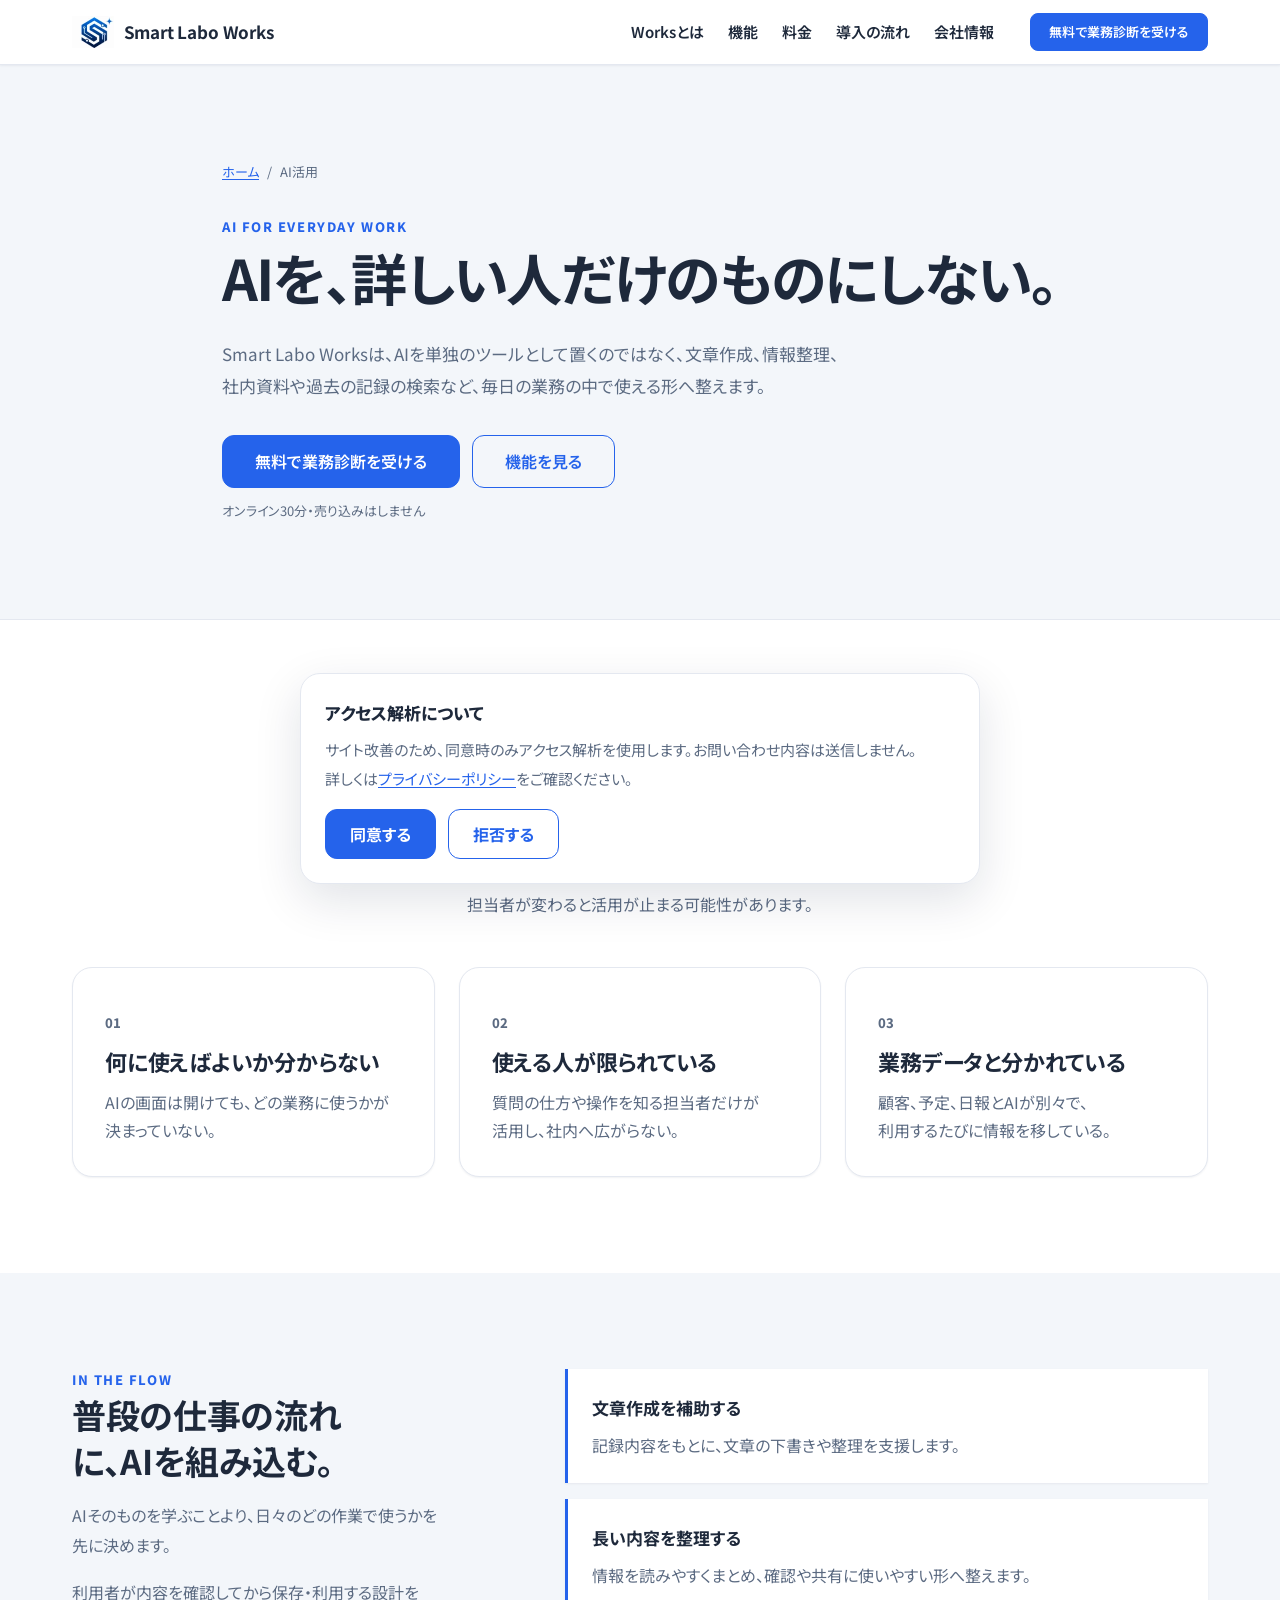
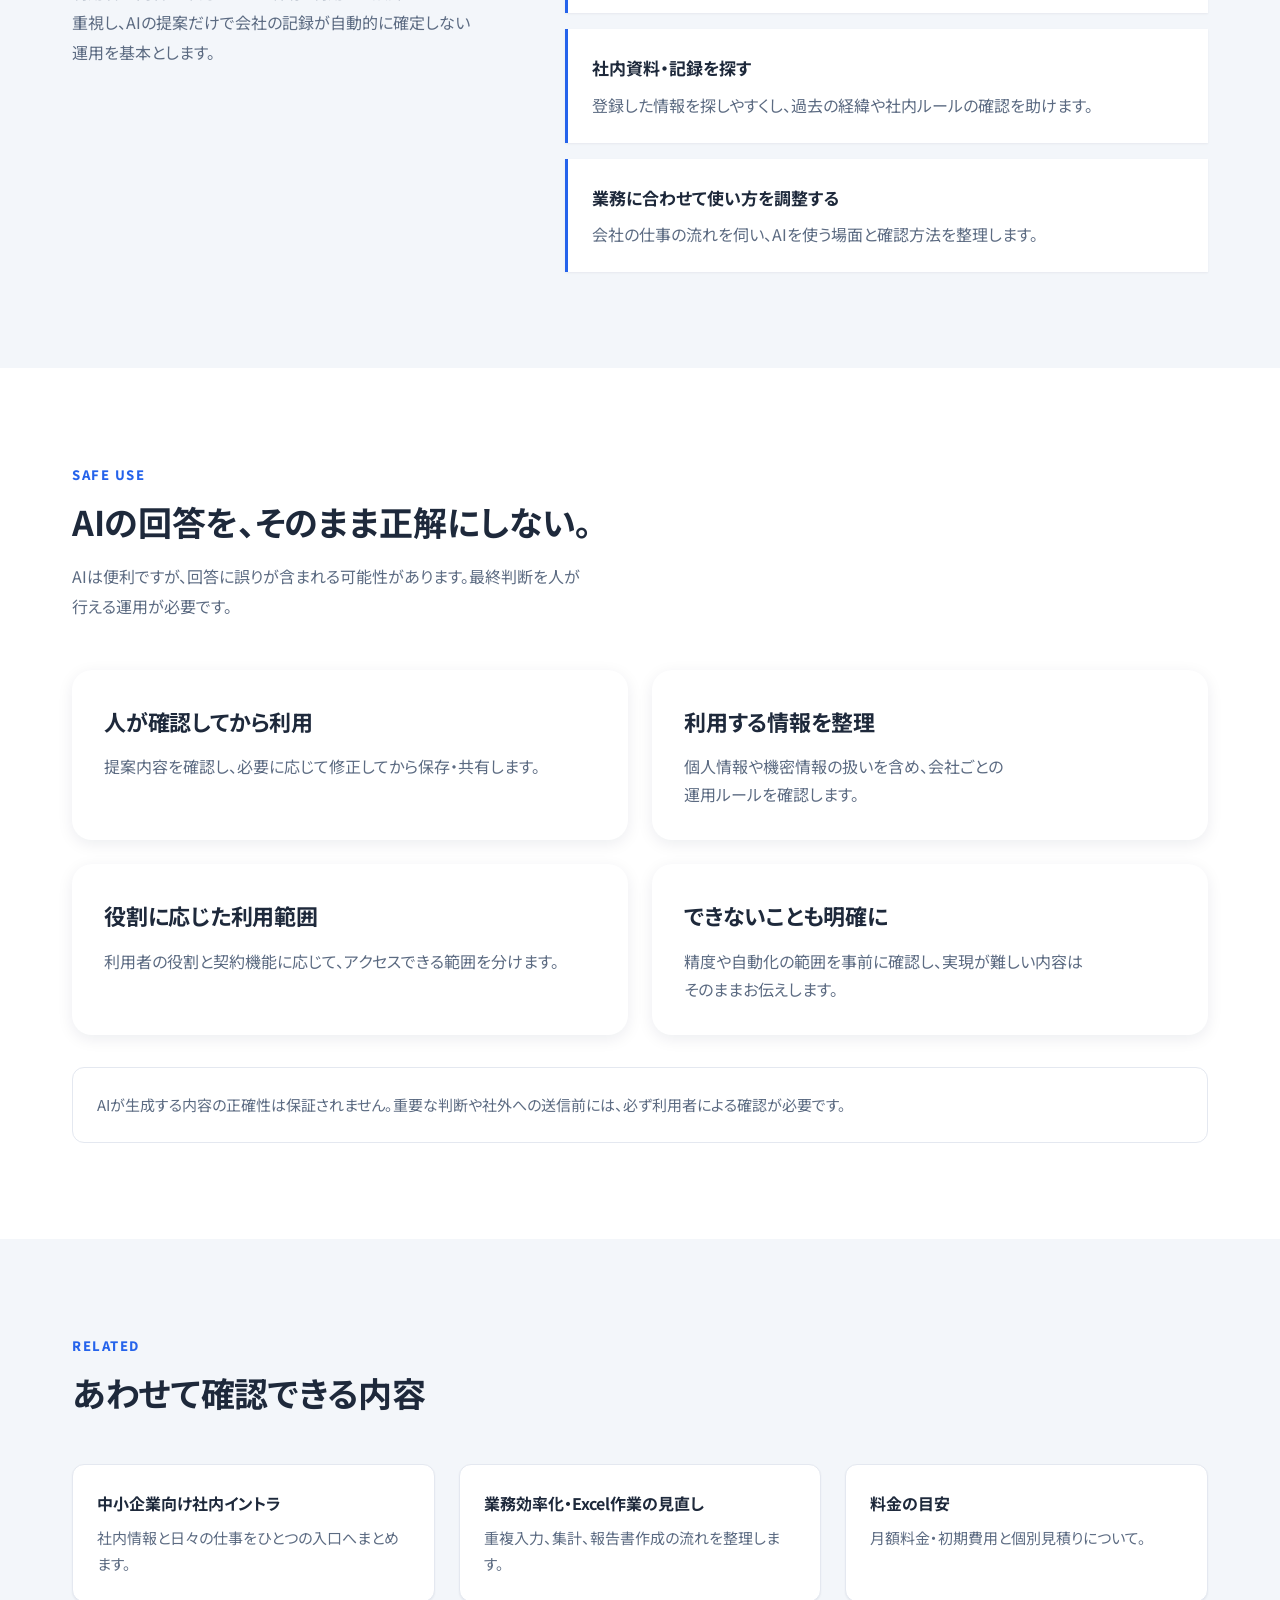
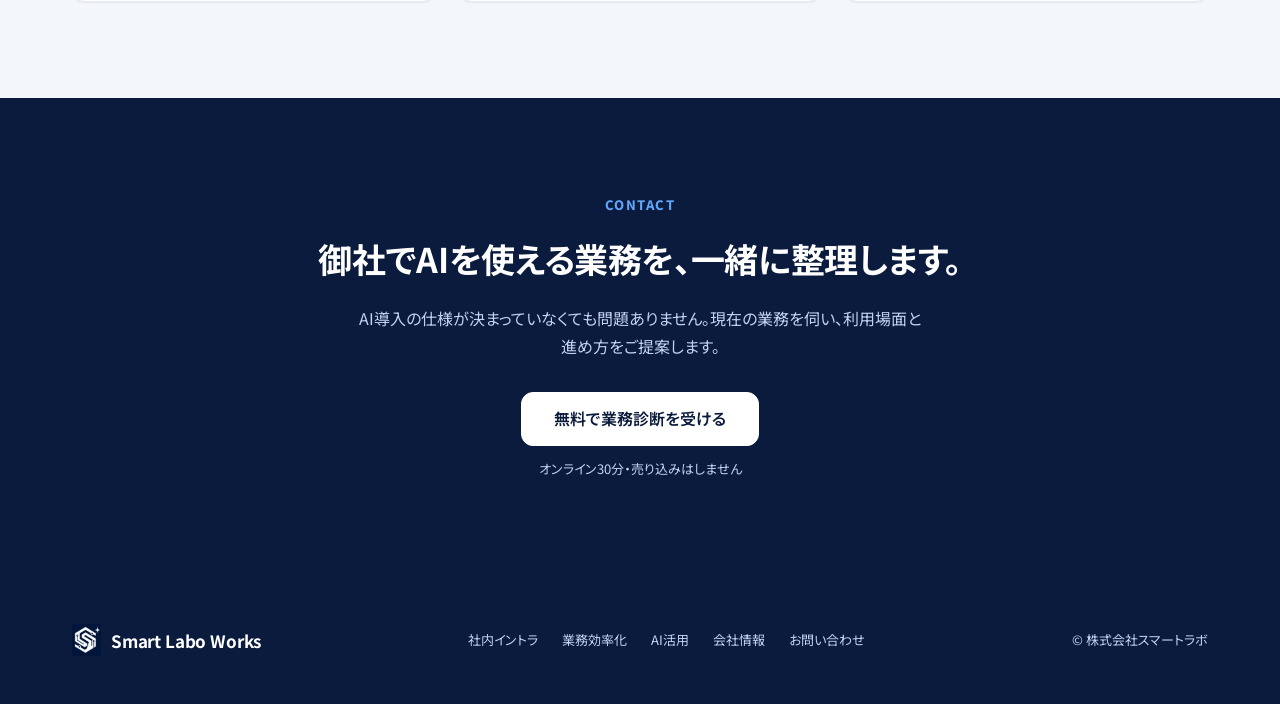
<file: ai-business.html>
<!doctype html>
<html lang="ja">
<head>
  <meta charset="utf-8">
  <meta name="viewport" content="width=device-width, initial-scale=1">
  <title>中小企業のAI活用・社内情報検索｜Smart Labo Works</title>
  <meta name="description" content="中小企業のAI活用を日常業務へ。Smart Labo Worksは、文章作成、情報整理、社内資料や過去の記録の検索を、顧客・予定・日報などの業務機能と一緒に使える環境へ整えます。">
  <link rel="canonical" href="https://smartlaboworks.com/ai-business.html">
  <link rel="icon" href="assets/brand/favicon-32.png" sizes="32x32" type="image/png"><link rel="apple-touch-icon" href="assets/brand/apple-touch-icon.png">
  <meta property="og:type" content="website"><meta property="og:site_name" content="Smart Labo Works">
  <meta property="og:title" content="中小企業のAI活用・社内情報検索｜Smart Labo Works">
  <meta property="og:description" content="文章作成、情報整理、社内資料や過去の記録の検索を、日常業務の中で使える環境へ整えます。">
  <meta property="og:image" content="https://smartlaboworks.com/assets/images/ogp-1200x630.png"><meta property="og:image:width" content="1200"><meta property="og:image:height" content="630"><meta property="og:image:alt" content="Smart Labo Works — 中小企業のAI活用">
  <meta property="og:url" content="https://smartlaboworks.com/ai-business.html"><meta property="og:locale" content="ja_JP">
  <meta name="twitter:card" content="summary_large_image"><meta name="twitter:title" content="中小企業のAI活用・社内情報検索｜Smart Labo Works"><meta name="twitter:description" content="文章作成、情報整理、社内資料や過去の記録の検索を、日常業務の中で使える環境へ整えます。"><meta name="twitter:image" content="https://smartlaboworks.com/assets/images/ogp-1200x630.png">
  <link rel="preconnect" href="https://fonts.googleapis.com"><link rel="preconnect" href="https://fonts.gstatic.com" crossorigin><link rel="stylesheet" href="https://fonts.googleapis.com/css2?family=Noto+Sans+JP:wght@400;500;600;700;800&display=swap">
  <link rel="stylesheet" href="assets/css/tokens.css"><link rel="stylesheet" href="assets/css/base.css"><link rel="stylesheet" href="assets/css/works-lp.css"><link rel="stylesheet" href="assets/css/works-seo-page.css">
  <script type="application/ld+json">{"@context":"https://schema.org","@graph":[{"@type":"BreadcrumbList","itemListElement":[{"@type":"ListItem","position":1,"name":"ホーム","item":"https://smartlaboworks.com/"},{"@type":"ListItem","position":2,"name":"AI活用","item":"https://smartlaboworks.com/ai-business.html"}]},{"@type":"Service","name":"中小企業のAI活用・社内情報検索","serviceType":"AI活用支援・業務支援システム","provider":{"@type":"Organization","name":"株式会社スマートラボ","url":"https://smartlaboworks.com/"},"url":"https://smartlaboworks.com/ai-business.html","description":"文章作成、情報整理、社内資料や過去の記録の検索を日常業務へ組み込む中小企業向けサービスです。"}]}</script>
  <link rel="stylesheet" href="assets/css/analytics-consent.css">
  <script defer src="assets/js/analytics-consent.js"></script>
</head>
<body>
<a class="skip-link" href="#main">本文へスキップ</a>
<header class="works-header"><div class="container works-header__inner"><a class="logo" href="index.html" aria-label="Smart Labo Works ホーム"><img class="logo__icon" src="assets/brand/icon-color-64.webp" alt="" width="64" height="64"><span class="logo__text">Smart Labo Works</span></a><nav class="works-nav" aria-label="メインナビゲーション"><a href="index.html#about">Worksとは</a><a href="index.html#features">機能</a><a href="index.html#price">料金</a><a href="index.html#flow">導入の流れ</a><a href="company.html">会社情報</a></nav><a class="btn btn--primary btn--sm works-header__cta" href="contact.html?type=diagnosis#form"><span class="works-header__cta-full">無料で業務診断を受ける</span><span class="works-header__cta-short">無料診断</span></a></div></header>
<main id="main">
  <section class="seo-hero"><div class="container seo-hero__inner"><nav class="seo-breadcrumb" aria-label="パンくずリスト"><a href="index.html">ホーム</a><span aria-hidden="true">/</span><span>AI活用</span></nav><p class="works-eyebrow">AI FOR EVERYDAY WORK</p><h1>AIを、詳しい人だけのものにしない。</h1><p class="seo-hero__lead">Smart Labo Worksは、AIを単独のツールとして置くのではなく、文章作成、情報整理、社内資料や過去の記録の検索など、毎日の業務の中で使える形へ整えます。</p><div class="works-actions"><a class="btn btn--primary btn--lg" href="contact.html?type=diagnosis#form">無料で業務診断を受ける</a><a class="btn btn--secondary btn--lg" href="index.html#features">機能を見る</a></div><p class="works-cta-note">オンライン30分・売り込みはしません</p></div></section>
  <section class="section"><div class="container"><div class="seo-head seo-head--center"><p class="works-eyebrow">CHALLENGE</p><h2 class="section__title">AIを導入しても、使い方が個人任せでは定着しません。</h2><p class="section__lead">一部の担当者だけが使える状態では、会社全体の業務改善につながりにくく、担当者が変わると活用が止まる可能性があります。</p></div><div class="seo-grid"><article class="seo-card"><p class="seo-card__num">01</p><h3>何に使えばよいか分からない</h3><p>AIの画面は開けても、どの業務に使うかが決まっていない。</p></article><article class="seo-card"><p class="seo-card__num">02</p><h3>使える人が限られている</h3><p>質問の仕方や操作を知る担当者だけが活用し、社内へ広がらない。</p></article><article class="seo-card"><p class="seo-card__num">03</p><h3>業務データと分かれている</h3><p>顧客、予定、日報とAIが別々で、利用するたびに情報を移している。</p></article></div></div></section>
  <section class="section section--subtle"><div class="container seo-split"><div><p class="works-eyebrow">IN THE FLOW</p><h2 class="section__title">普段の仕事の流れに、AIを組み込む。</h2><div class="seo-split__body"><p>AIそのものを学ぶことより、日々のどの作業で使うかを先に決めます。</p><p>利用者が内容を確認してから保存・利用する設計を重視し、AIの提案だけで会社の記録が自動的に確定しない運用を基本とします。</p></div></div><div><ul class="seo-list"><li><strong>文章作成を補助する</strong><span>記録内容をもとに、文章の下書きや整理を支援します。</span></li><li><strong>長い内容を整理する</strong><span>情報を読みやすくまとめ、確認や共有に使いやすい形へ整えます。</span></li><li><strong>社内資料・記録を探す</strong><span>登録した情報を探しやすくし、過去の経緯や社内ルールの確認を助けます。</span></li><li><strong>業務に合わせて使い方を調整する</strong><span>会社の仕事の流れを伺い、AIを使う場面と確認方法を整理します。</span></li></ul></div></div></section>
  <section class="section"><div class="container"><div class="seo-head"><p class="works-eyebrow">SAFE USE</p><h2 class="section__title">AIの回答を、そのまま正解にしない。</h2><p class="section__lead">AIは便利ですが、回答に誤りが含まれる可能性があります。最終判断を人が行える運用が必要です。</p></div><div class="seo-example"><article><h3>人が確認してから利用</h3><p>提案内容を確認し、必要に応じて修正してから保存・共有します。</p></article><article><h3>利用する情報を整理</h3><p>個人情報や機密情報の扱いを含め、会社ごとの運用ルールを確認します。</p></article><article><h3>役割に応じた利用範囲</h3><p>利用者の役割と契約機能に応じて、アクセスできる範囲を分けます。</p></article><article><h3>できないことも明確に</h3><p>精度や自動化の範囲を事前に確認し、実現が難しい内容はそのままお伝えします。</p></article></div><p class="seo-note">AIが生成する内容の正確性は保証されません。重要な判断や社外への送信前には、必ず利用者による確認が必要です。</p></div></section>
  <section class="section section--subtle"><div class="container"><div class="seo-head"><p class="works-eyebrow">RELATED</p><h2 class="section__title">あわせて確認できる内容</h2></div><div class="seo-related"><a href="intranet.html">中小企業向け社内イントラ<span>社内情報と日々の仕事をひとつの入口へまとめます。</span></a><a href="business-efficiency.html">業務効率化・Excel作業の見直し<span>重複入力、集計、報告書作成の流れを整理します。</span></a><a href="index.html#price">料金の目安<span>月額料金・初期費用と個別見積りについて。</span></a></div></div></section>
  <section class="section section--inverse seo-final"><div class="container"><p class="works-eyebrow">CONTACT</p><h2>御社でAIを使える業務を、一緒に整理します。</h2><p>AI導入の仕様が決まっていなくても問題ありません。現在の業務を伺い、利用場面と進め方をご提案します。</p><a class="btn btn--light btn--lg" href="contact.html?type=diagnosis#form">無料で業務診断を受ける</a><p class="works-cta-note">オンライン30分・売り込みはしません</p></div></section>
</main>
<footer class="works-footer"><div class="container works-footer__inner"><a class="logo" href="index.html"><img class="logo__icon" src="assets/brand/icon-white-64.webp" alt="" width="64" height="64"><span class="logo__text">Smart Labo Works</span></a><nav aria-label="フッターナビゲーション"><a href="intranet.html">社内イントラ</a><a href="business-efficiency.html">業務効率化</a><a href="ai-business.html">AI活用</a><a href="company.html">会社情報</a><a href="contact.html">お問い合わせ</a></nav><small>&copy; 株式会社スマートラボ</small></div></footer>
</body>
</html>
</file>
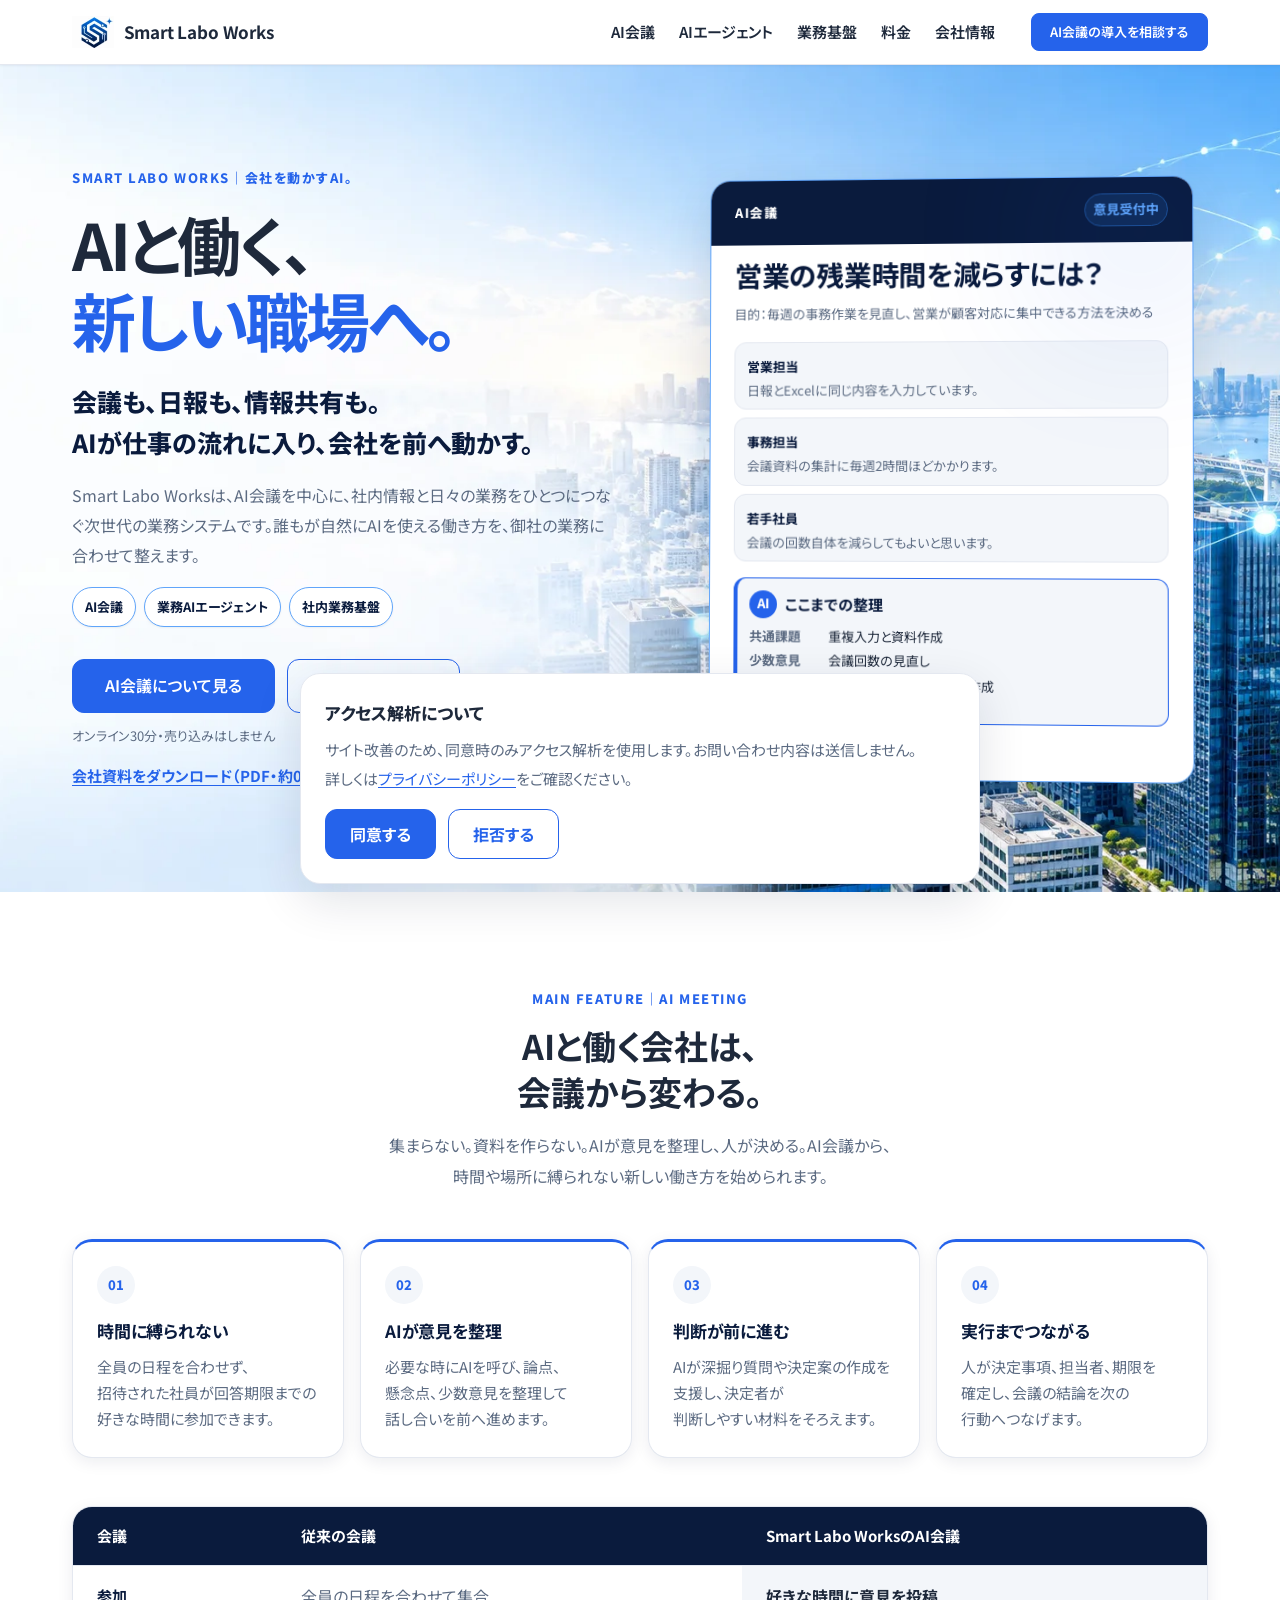
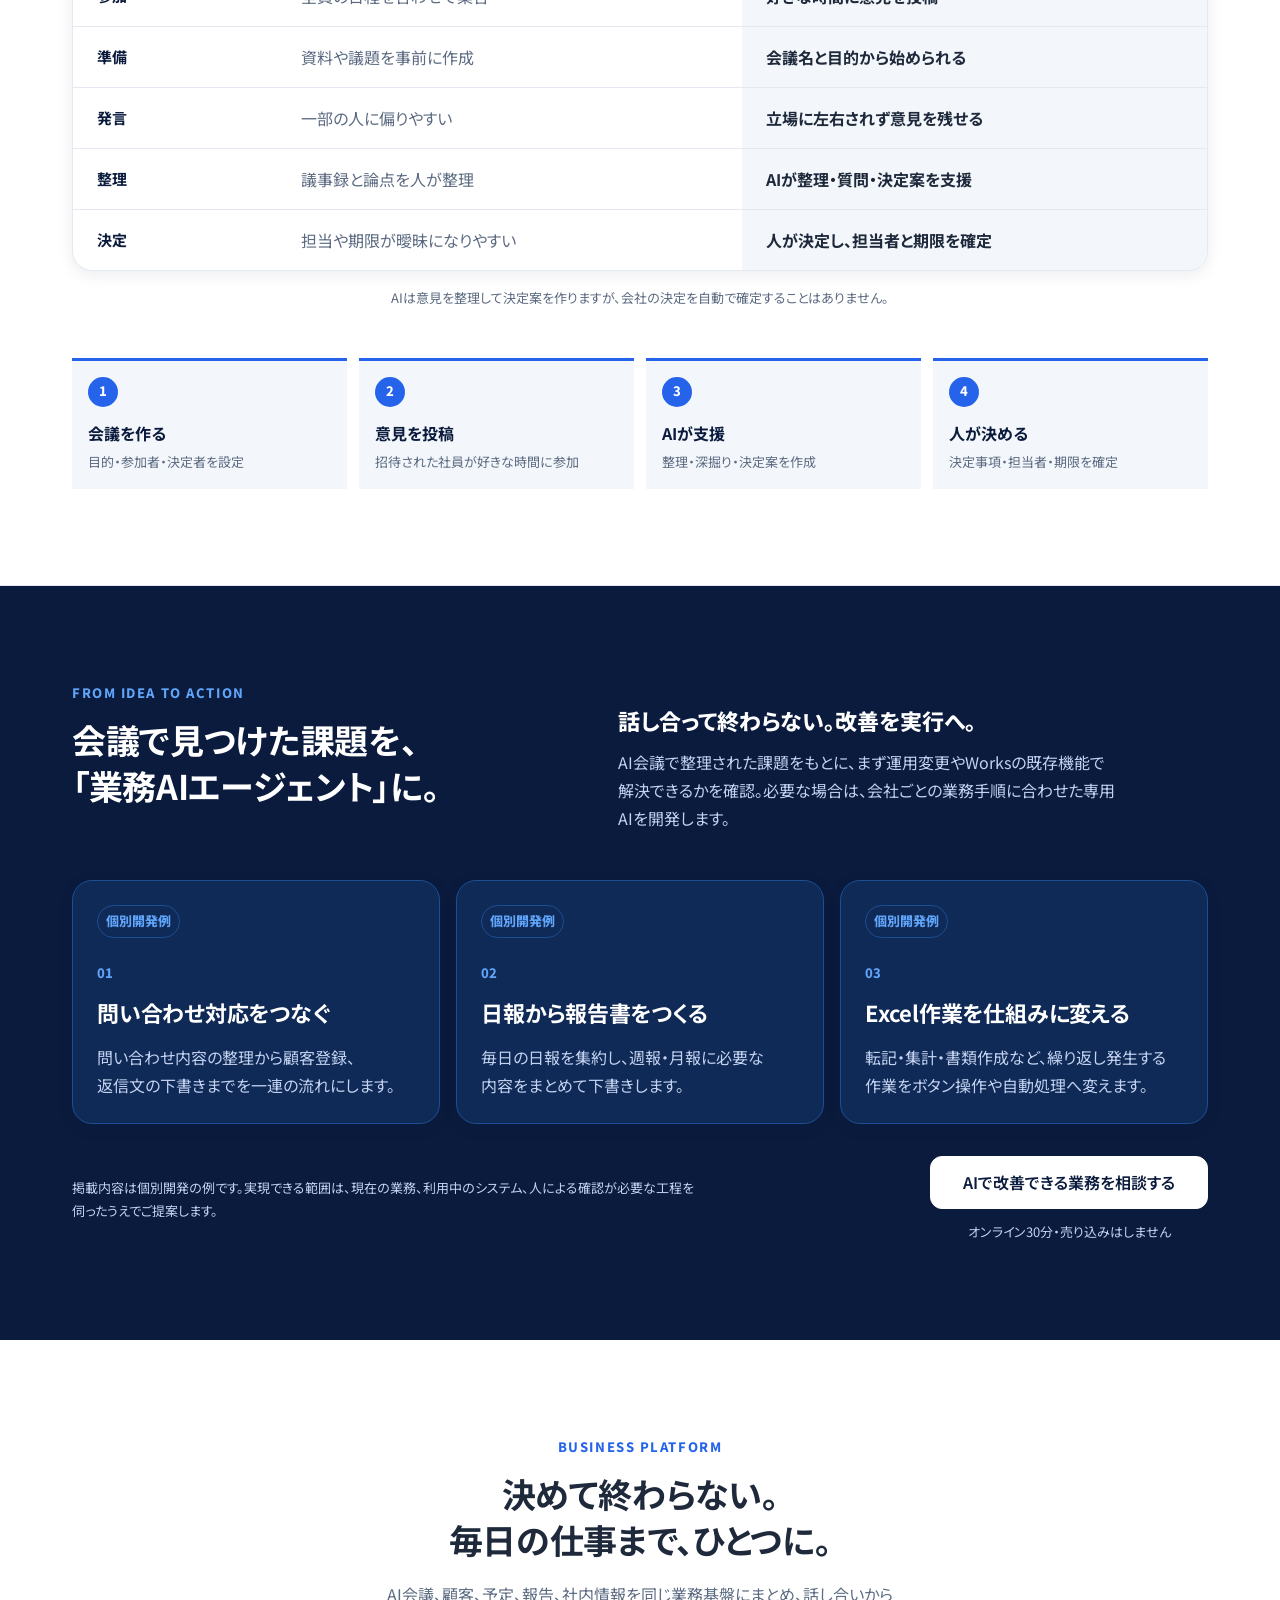
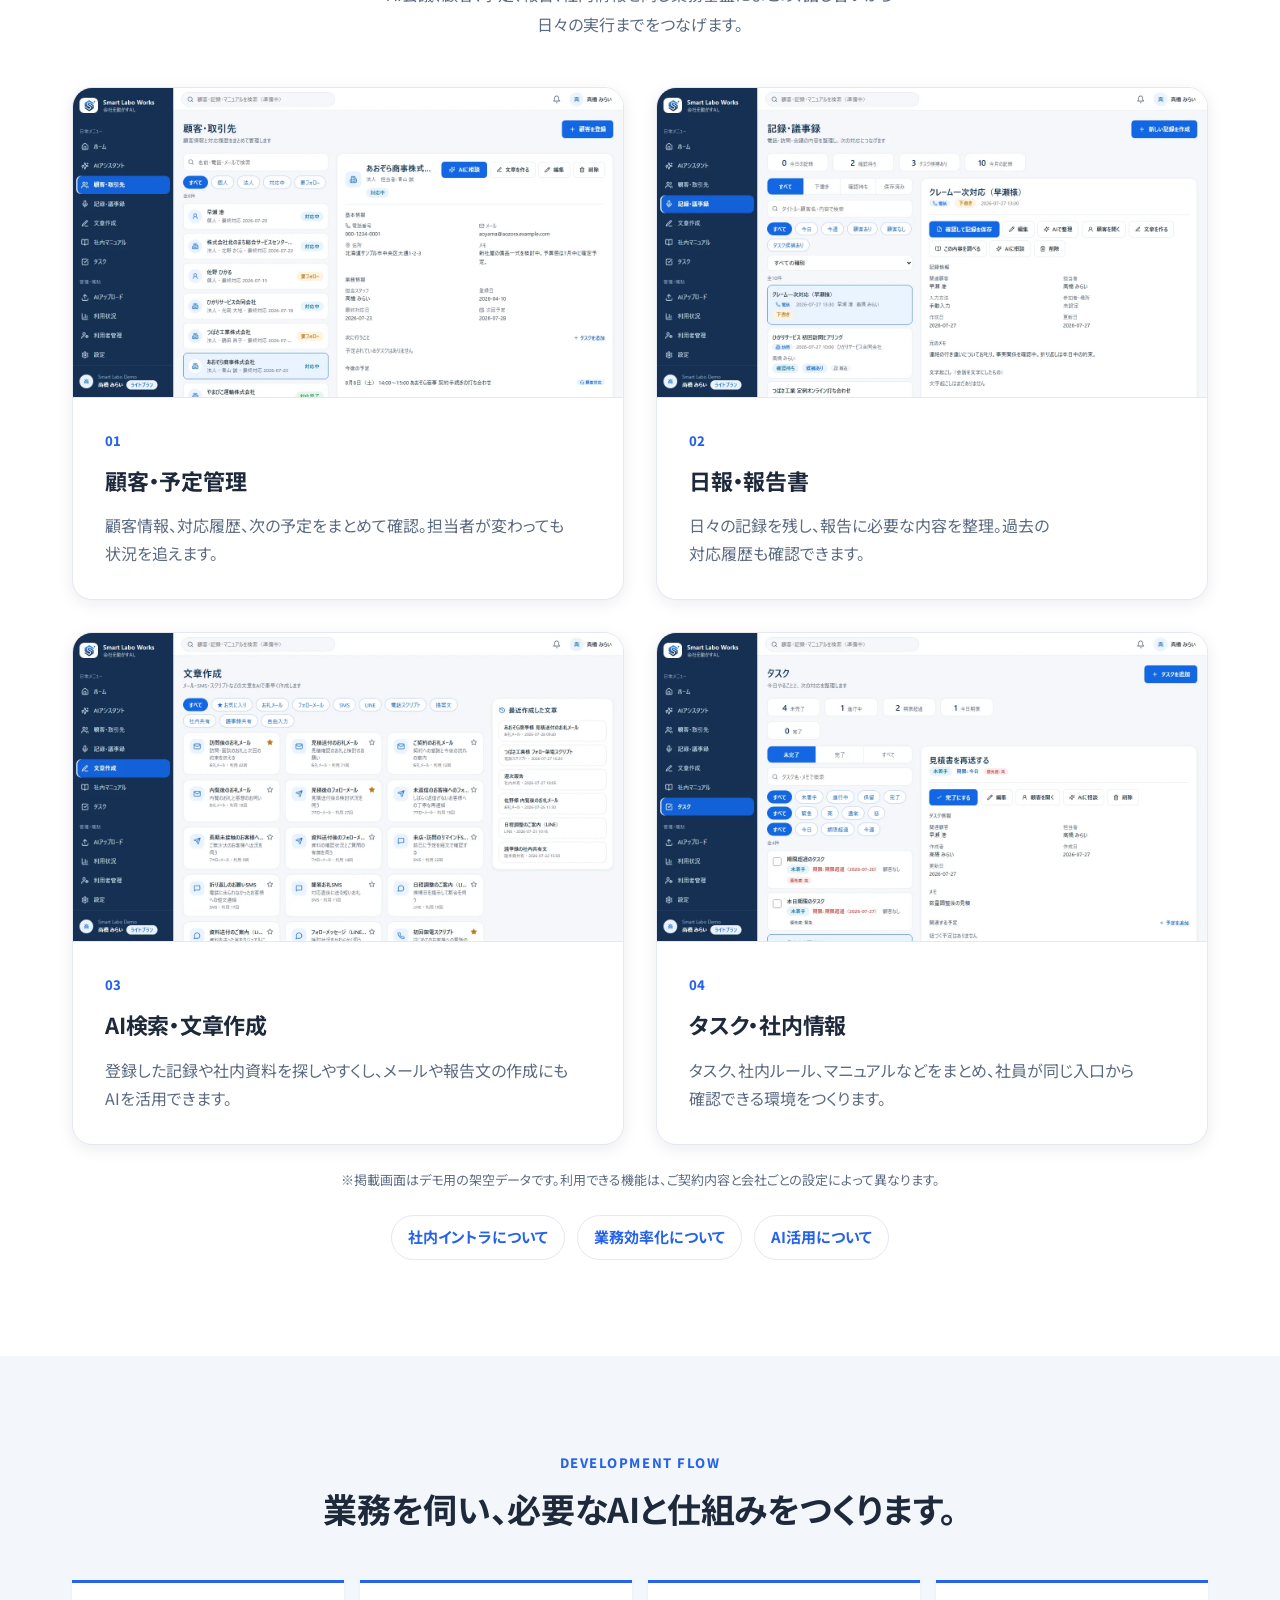
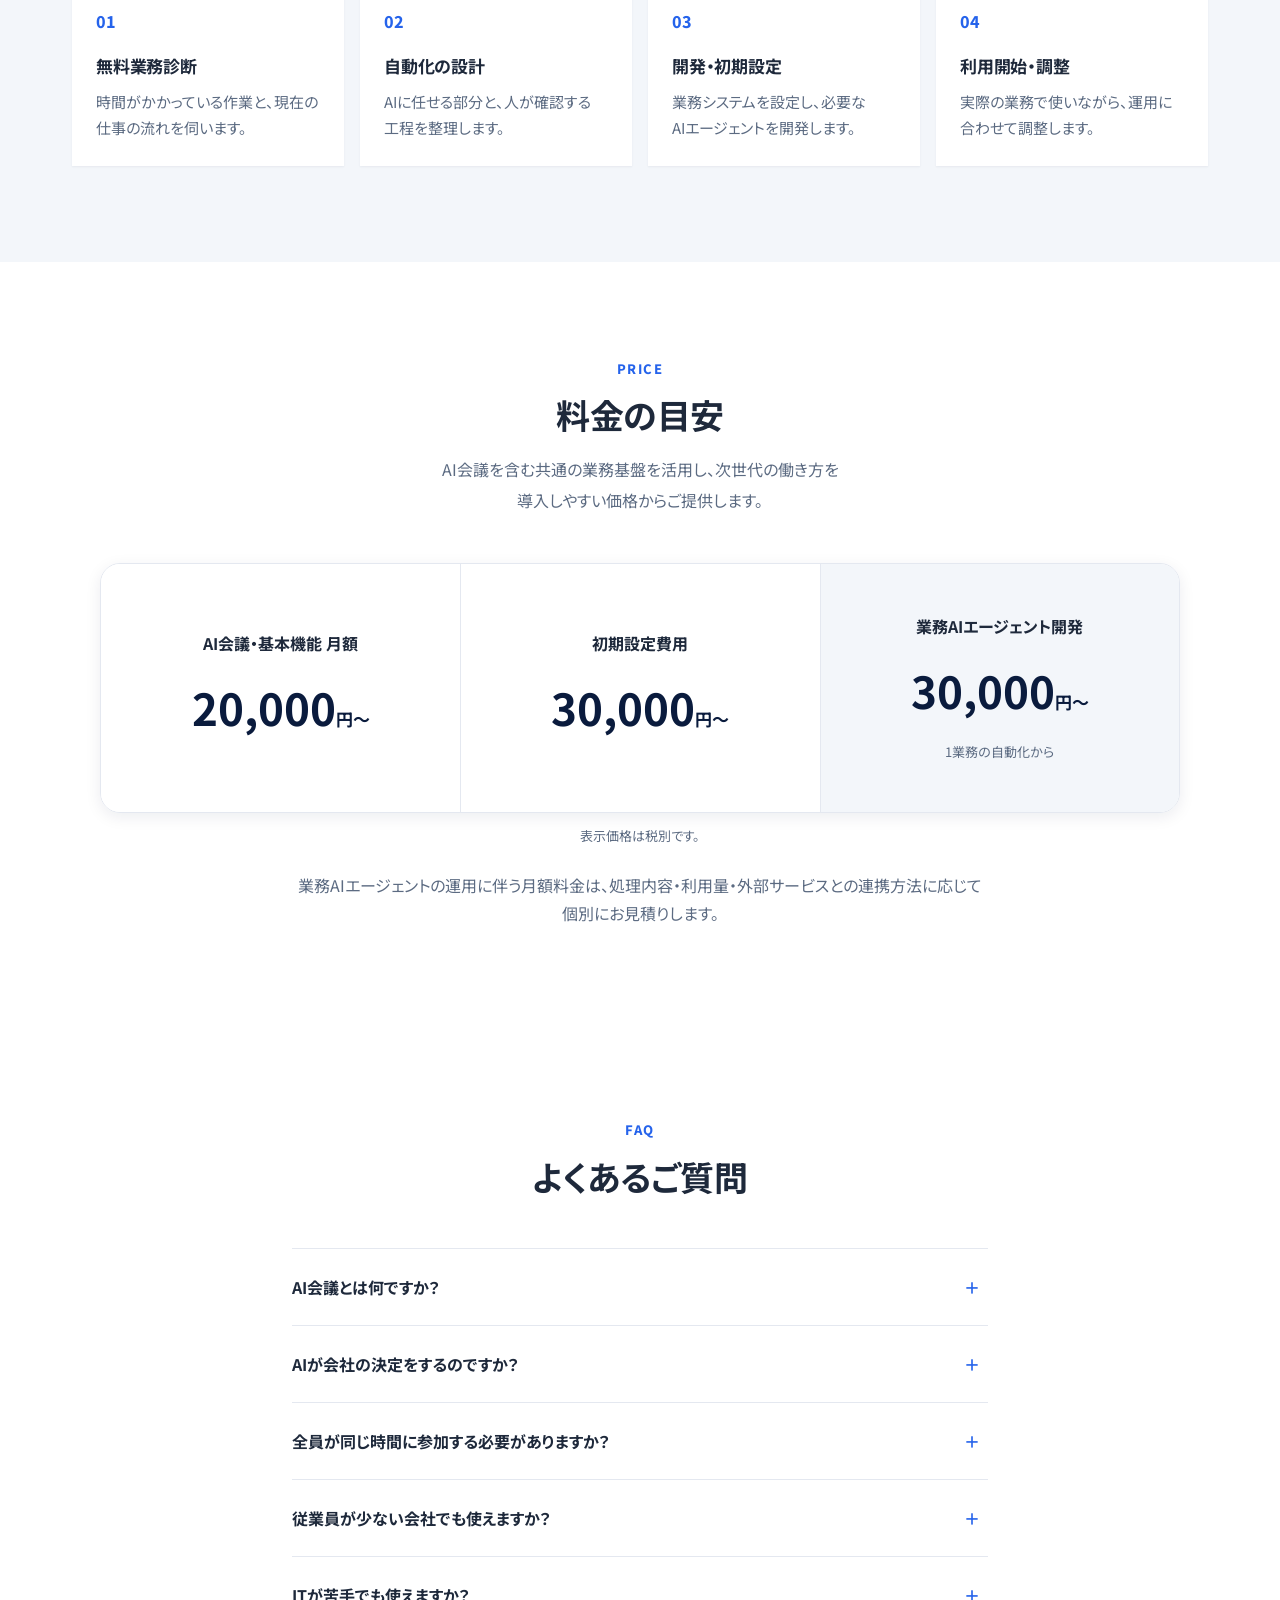
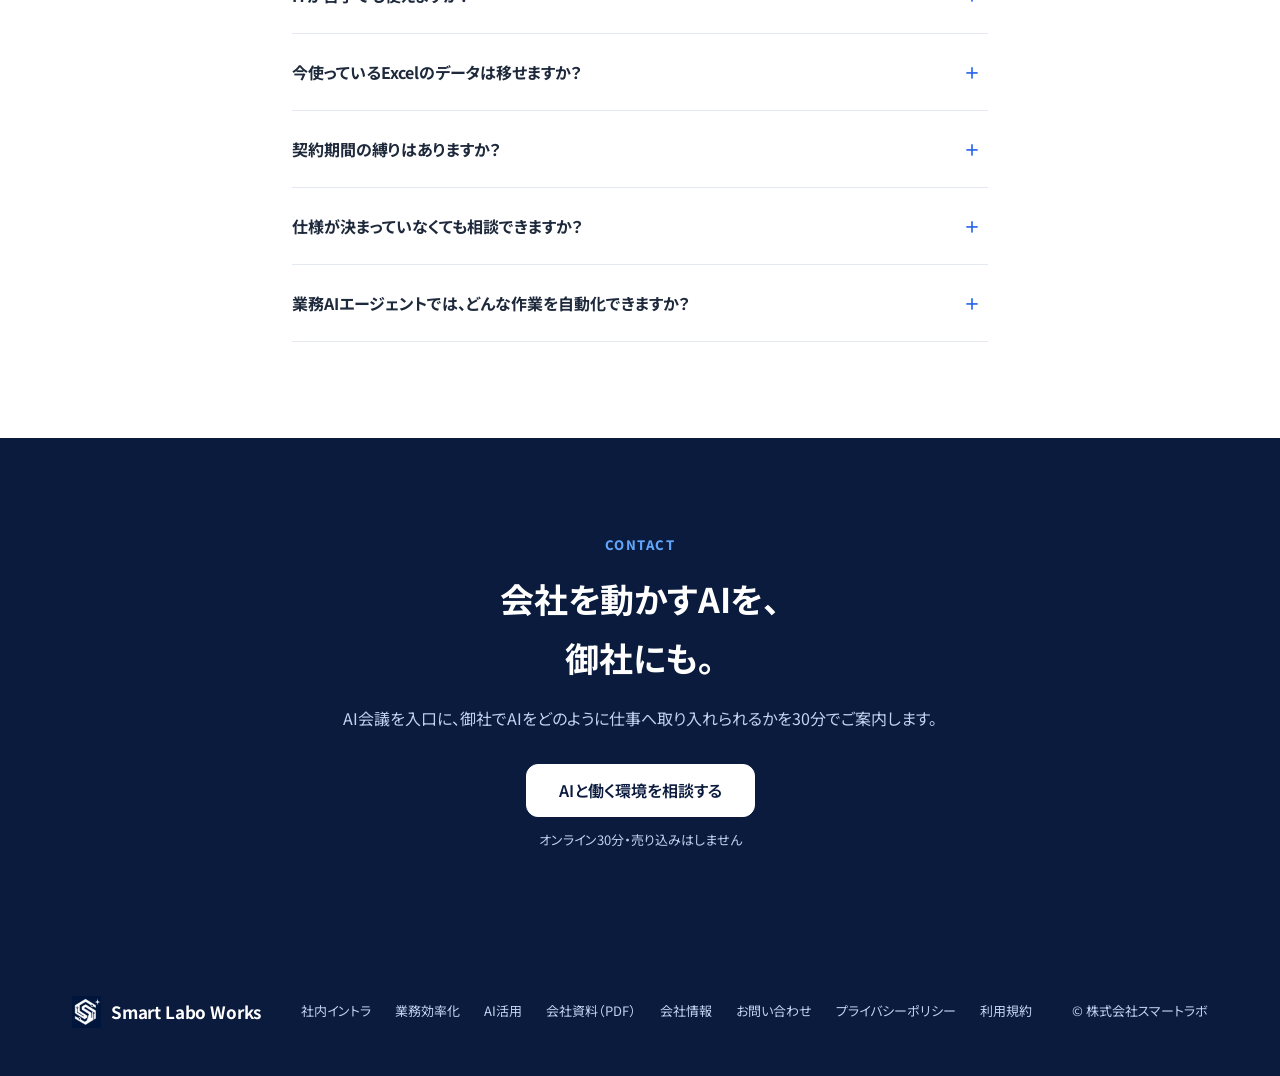
<file: apply.html>
<!DOCTYPE html>
<html lang="ja">
<head>
<meta charset="UTF-8">
<meta name="viewport" content="width=device-width, initial-scale=1.0">

<!-- ============================================================
     2026-09-10：Smart Labo Salon 中心のサイトへ一本化。
     旧 apply.html（Smart Labo Works の申込フォーム）は公開を終了し、index.html へ転送する。
     旧内容は git 履歴（37a077a 以前）に残っている。
     GitHub Pages はサーバー側の301リダイレクトを設定できないため、
     meta refresh（0秒）と location.replace で転送し、どちらも無効な環境では本文のリンクから移動できる。
     noindex と canonical を併用すると転送先へ noindex が伝わるおそれがあるため、canonical は置かない。
     このページは sitemap.xml へ載せない。
     ============================================================ -->

<title>ページを移動しました｜Smart Labo Salon</title>
<meta name="description" content="このページは公開を終了しました。Smart Labo Salon のページへご案内します。">
<meta name="robots" content="noindex">
<meta http-equiv="refresh" content="0; url=index.html">
<link rel="icon" href="assets/brand/favicon-32.png" sizes="32x32" type="image/png">
<link rel="icon" href="assets/brand/favicon-48.png" sizes="48x48" type="image/png">
<link rel="apple-touch-icon" href="assets/brand/apple-touch-icon.png">

<link rel="preconnect" href="https://fonts.googleapis.com">
<link rel="preconnect" href="https://fonts.gstatic.com" crossorigin>
<link rel="stylesheet" href="https://fonts.googleapis.com/css2?family=Noto+Sans+JP:wght@400;500;700;800&display=swap">
<link rel="stylesheet" href="assets/css/tokens.css">
<link rel="stylesheet" href="assets/css/base.css">
<link rel="stylesheet" href="assets/css/components.css">
</head>
<body>

<main id="main" class="section">
  <div class="container container--narrow">
    <h1>このページは公開を終了しました</h1>
    <p>
      現在は Smart Labo Salon をご案内しています。
      自動で移動しない場合は、下のリンクからお進みください。
    </p>
    <p>
      <a href="index.html" class="btn btn--primary btn--lg">Smart Labo Salon のトップへ</a>
    </p>
  </div>
</main>

<script>
  // 履歴を汚さずに転送する（戻るボタンでこのページへ戻らない）
  location.replace('index.html');
</script>
</body>
</html>
</file>
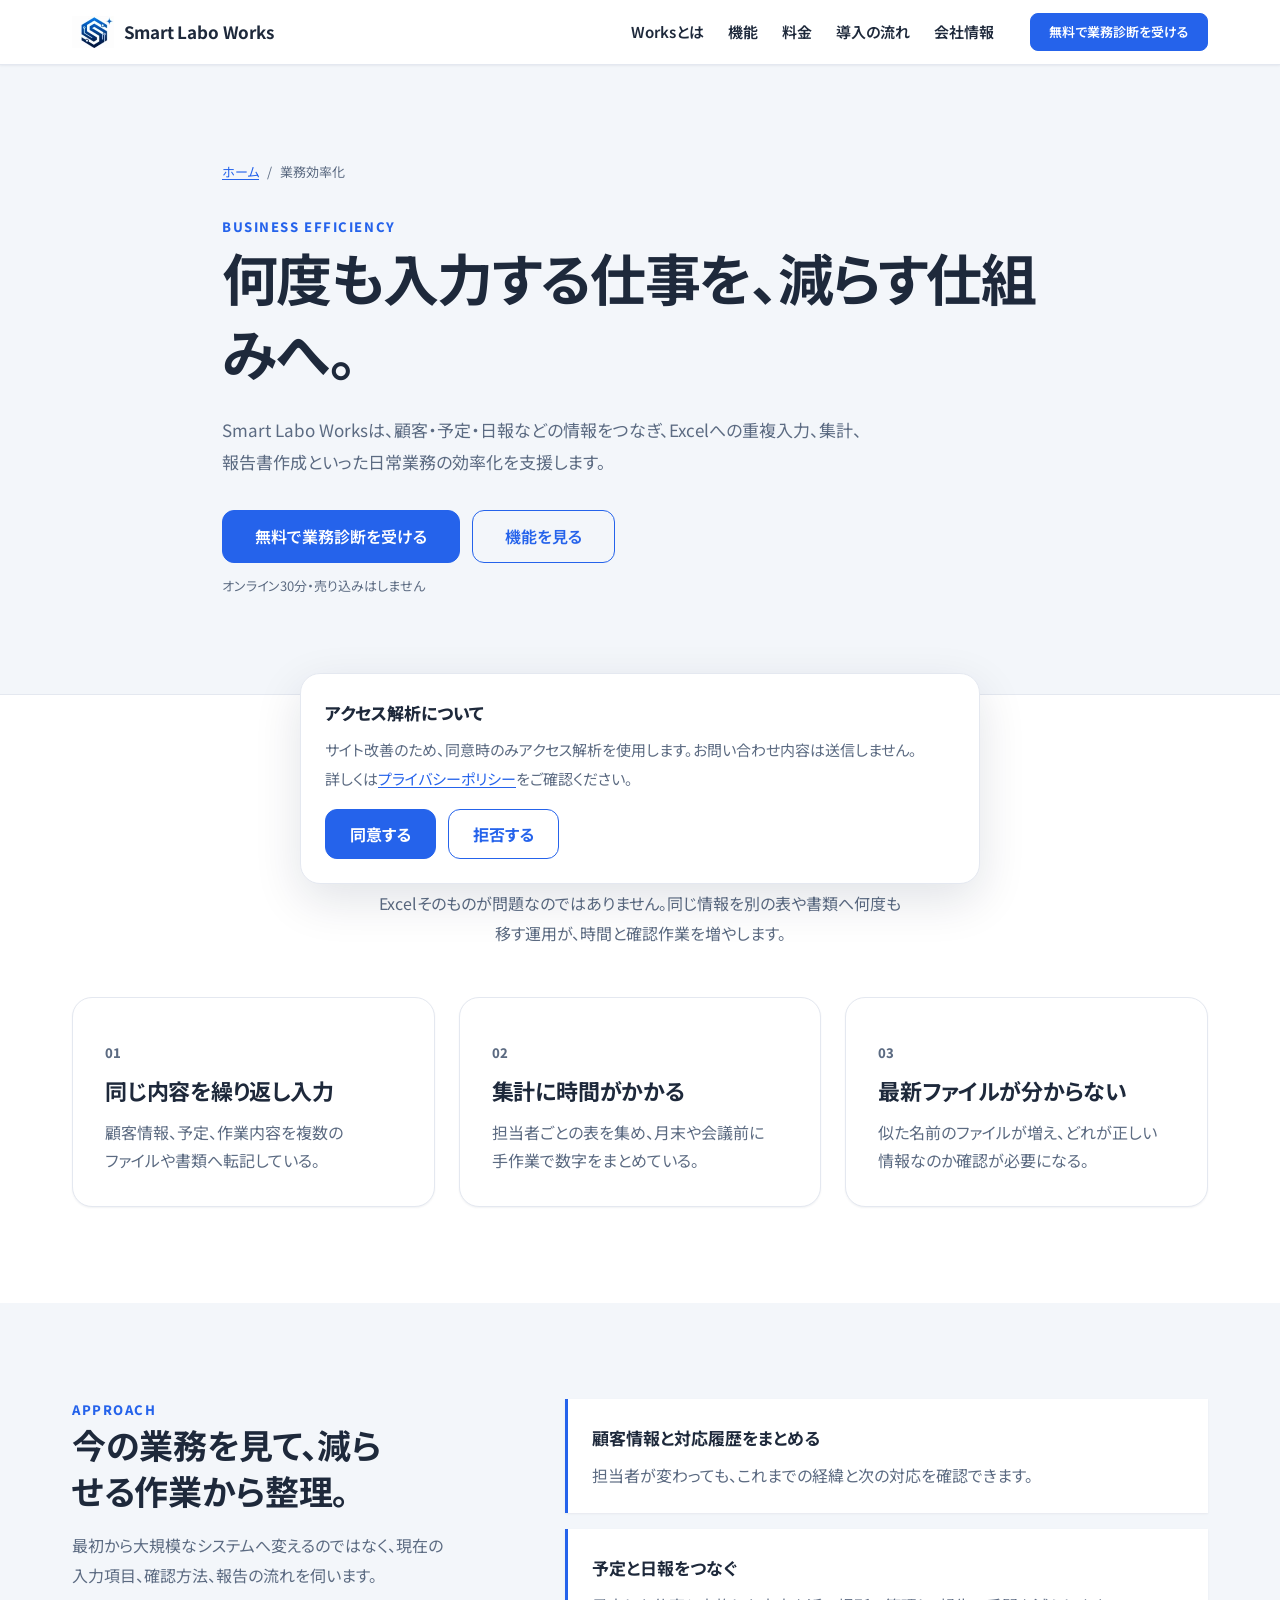
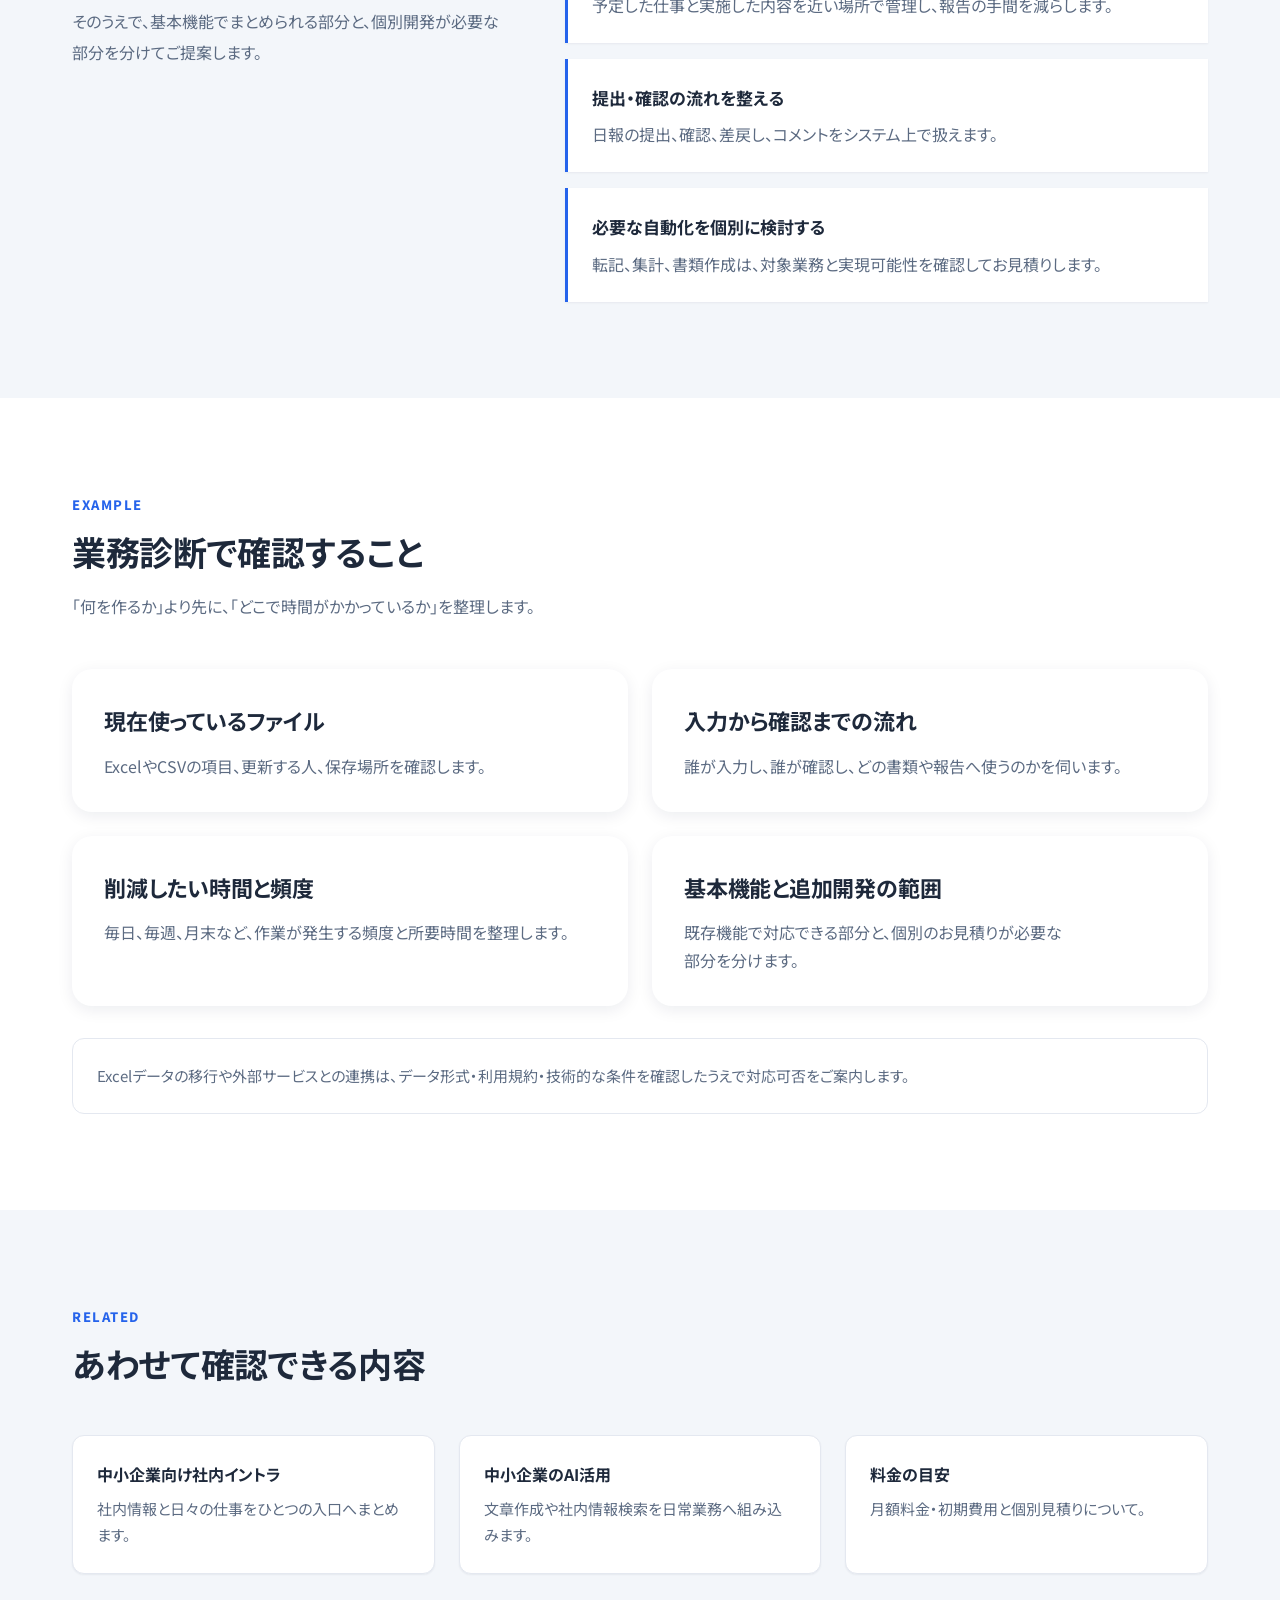
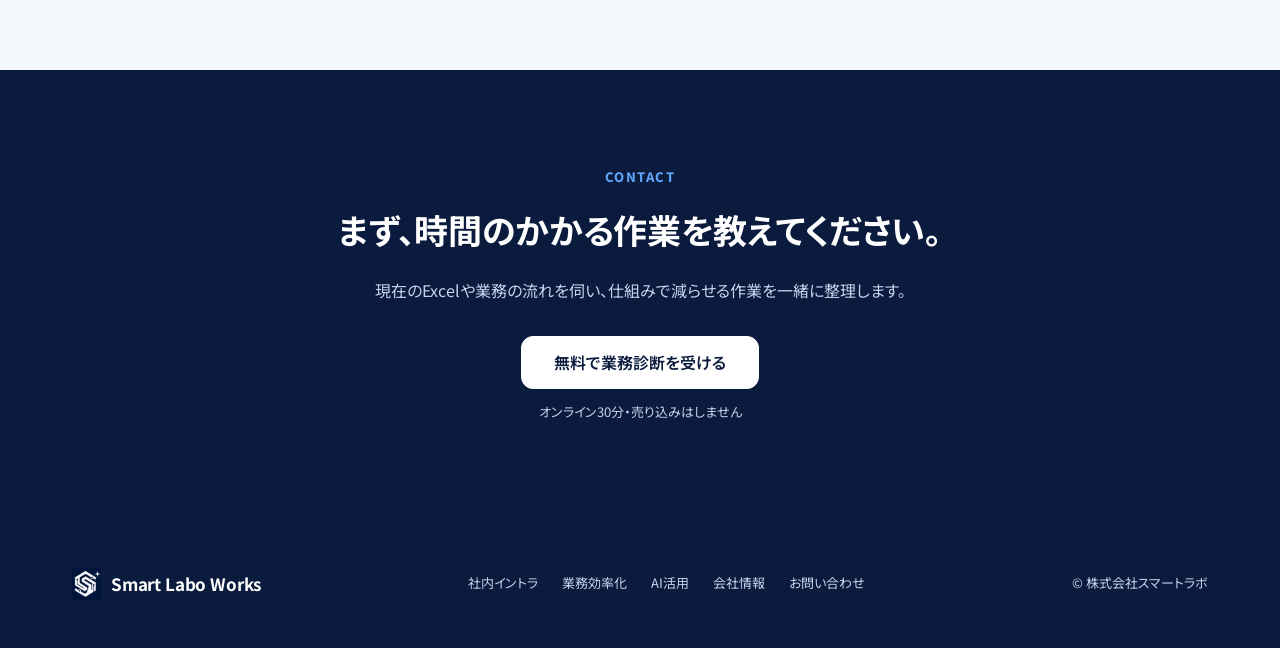
<file: business-efficiency.html>
<!doctype html>
<html lang="ja">
<head>
  <meta charset="utf-8">
  <meta name="viewport" content="width=device-width, initial-scale=1">
  <title>中小企業の業務効率化・Excel作業の見直し｜Smart Labo Works</title>
  <meta name="description" content="中小企業の業務効率化を支援するSmart Labo Works。顧客・予定・日報をひとつにまとめ、Excelへの重複入力、集計、報告書作成など、時間のかかる事務作業を見直します。">
  <link rel="canonical" href="https://smartlaboworks.com/business-efficiency.html">
  <link rel="icon" href="assets/brand/favicon-32.png" sizes="32x32" type="image/png"><link rel="apple-touch-icon" href="assets/brand/apple-touch-icon.png">
  <meta property="og:type" content="website"><meta property="og:site_name" content="Smart Labo Works">
  <meta property="og:title" content="中小企業の業務効率化・Excel作業の見直し｜Smart Labo Works">
  <meta property="og:description" content="顧客・予定・日報をひとつにまとめ、重複入力、集計、報告書作成などの事務作業を見直します。">
  <meta property="og:image" content="https://smartlaboworks.com/assets/images/ogp-1200x630.png"><meta property="og:image:width" content="1200"><meta property="og:image:height" content="630"><meta property="og:image:alt" content="Smart Labo Works — 中小企業の業務効率化">
  <meta property="og:url" content="https://smartlaboworks.com/business-efficiency.html"><meta property="og:locale" content="ja_JP">
  <meta name="twitter:card" content="summary_large_image"><meta name="twitter:title" content="中小企業の業務効率化・Excel作業の見直し｜Smart Labo Works"><meta name="twitter:description" content="顧客・予定・日報をひとつにまとめ、重複入力、集計、報告書作成などの事務作業を見直します。"><meta name="twitter:image" content="https://smartlaboworks.com/assets/images/ogp-1200x630.png">
  <link rel="preconnect" href="https://fonts.googleapis.com"><link rel="preconnect" href="https://fonts.gstatic.com" crossorigin><link rel="stylesheet" href="https://fonts.googleapis.com/css2?family=Noto+Sans+JP:wght@400;500;600;700;800&display=swap">
  <link rel="stylesheet" href="assets/css/tokens.css"><link rel="stylesheet" href="assets/css/base.css"><link rel="stylesheet" href="assets/css/works-lp.css"><link rel="stylesheet" href="assets/css/works-seo-page.css">
  <script type="application/ld+json">{"@context":"https://schema.org","@graph":[{"@type":"BreadcrumbList","itemListElement":[{"@type":"ListItem","position":1,"name":"ホーム","item":"https://smartlaboworks.com/"},{"@type":"ListItem","position":2,"name":"業務効率化","item":"https://smartlaboworks.com/business-efficiency.html"}]},{"@type":"Service","name":"中小企業の業務効率化・Excel作業の見直し","serviceType":"業務効率化支援","provider":{"@type":"Organization","name":"株式会社スマートラボ","url":"https://smartlaboworks.com/"},"url":"https://smartlaboworks.com/business-efficiency.html","description":"顧客・予定・日報をひとつにまとめ、重複入力、集計、報告書作成などの事務作業を見直すサービスです。"}]}</script>
  <link rel="stylesheet" href="assets/css/analytics-consent.css">
  <script defer src="assets/js/analytics-consent.js"></script>
</head>
<body>
<a class="skip-link" href="#main">本文へスキップ</a>
<header class="works-header"><div class="container works-header__inner"><a class="logo" href="index.html" aria-label="Smart Labo Works ホーム"><img class="logo__icon" src="assets/brand/icon-color-64.webp" alt="" width="64" height="64"><span class="logo__text">Smart Labo Works</span></a><nav class="works-nav" aria-label="メインナビゲーション"><a href="index.html#about">Worksとは</a><a href="index.html#features">機能</a><a href="index.html#price">料金</a><a href="index.html#flow">導入の流れ</a><a href="company.html">会社情報</a></nav><a class="btn btn--primary btn--sm works-header__cta" href="contact.html?type=diagnosis#form"><span class="works-header__cta-full">無料で業務診断を受ける</span><span class="works-header__cta-short">無料診断</span></a></div></header>
<main id="main">
  <section class="seo-hero"><div class="container seo-hero__inner"><nav class="seo-breadcrumb" aria-label="パンくずリスト"><a href="index.html">ホーム</a><span aria-hidden="true">/</span><span>業務効率化</span></nav><p class="works-eyebrow">BUSINESS EFFICIENCY</p><h1>何度も入力する仕事を、減らす仕組みへ。</h1><p class="seo-hero__lead">Smart Labo Worksは、顧客・予定・日報などの情報をつなぎ、Excelへの重複入力、集計、報告書作成といった日常業務の効率化を支援します。</p><div class="works-actions"><a class="btn btn--primary btn--lg" href="contact.html?type=diagnosis#form">無料で業務診断を受ける</a><a class="btn btn--secondary btn--lg" href="index.html#features">機能を見る</a></div><p class="works-cta-note">オンライン30分・売り込みはしません</p></div></section>
  <section class="section"><div class="container"><div class="seo-head seo-head--center"><p class="works-eyebrow">CHECK</p><h2 class="section__title">そのExcel作業、本当に毎回必要でしょうか。</h2><p class="section__lead">Excelそのものが問題なのではありません。同じ情報を別の表や書類へ何度も移す運用が、時間と確認作業を増やします。</p></div><div class="seo-grid"><article class="seo-card"><p class="seo-card__num">01</p><h3>同じ内容を繰り返し入力</h3><p>顧客情報、予定、作業内容を複数のファイルや書類へ転記している。</p></article><article class="seo-card"><p class="seo-card__num">02</p><h3>集計に時間がかかる</h3><p>担当者ごとの表を集め、月末や会議前に手作業で数字をまとめている。</p></article><article class="seo-card"><p class="seo-card__num">03</p><h3>最新ファイルが分からない</h3><p>似た名前のファイルが増え、どれが正しい情報なのか確認が必要になる。</p></article></div></div></section>
  <section class="section section--subtle"><div class="container seo-split"><div><p class="works-eyebrow">APPROACH</p><h2 class="section__title">今の業務を見て、減らせる作業から整理。</h2><div class="seo-split__body"><p>最初から大規模なシステムへ変えるのではなく、現在の入力項目、確認方法、報告の流れを伺います。</p><p>そのうえで、基本機能でまとめられる部分と、個別開発が必要な部分を分けてご提案します。</p></div></div><div><ul class="seo-list"><li><strong>顧客情報と対応履歴をまとめる</strong><span>担当者が変わっても、これまでの経緯と次の対応を確認できます。</span></li><li><strong>予定と日報をつなぐ</strong><span>予定した仕事と実施した内容を近い場所で管理し、報告の手間を減らします。</span></li><li><strong>提出・確認の流れを整える</strong><span>日報の提出、確認、差戻し、コメントをシステム上で扱えます。</span></li><li><strong>必要な自動化を個別に検討する</strong><span>転記、集計、書類作成は、対象業務と実現可能性を確認してお見積りします。</span></li></ul></div></div></section>
  <section class="section"><div class="container"><div class="seo-head"><p class="works-eyebrow">EXAMPLE</p><h2 class="section__title">業務診断で確認すること</h2><p class="section__lead">「何を作るか」より先に、「どこで時間がかかっているか」を整理します。</p></div><div class="seo-example"><article><h3>現在使っているファイル</h3><p>ExcelやCSVの項目、更新する人、保存場所を確認します。</p></article><article><h3>入力から確認までの流れ</h3><p>誰が入力し、誰が確認し、どの書類や報告へ使うのかを伺います。</p></article><article><h3>削減したい時間と頻度</h3><p>毎日、毎週、月末など、作業が発生する頻度と所要時間を整理します。</p></article><article><h3>基本機能と追加開発の範囲</h3><p>既存機能で対応できる部分と、個別のお見積りが必要な部分を分けます。</p></article></div><p class="seo-note">Excelデータの移行や外部サービスとの連携は、データ形式・利用規約・技術的な条件を確認したうえで対応可否をご案内します。</p></div></section>
  <section class="section section--subtle"><div class="container"><div class="seo-head"><p class="works-eyebrow">RELATED</p><h2 class="section__title">あわせて確認できる内容</h2></div><div class="seo-related"><a href="intranet.html">中小企業向け社内イントラ<span>社内情報と日々の仕事をひとつの入口へまとめます。</span></a><a href="ai-business.html">中小企業のAI活用<span>文章作成や社内情報検索を日常業務へ組み込みます。</span></a><a href="index.html#price">料金の目安<span>月額料金・初期費用と個別見積りについて。</span></a></div></div></section>
  <section class="section section--inverse seo-final"><div class="container"><p class="works-eyebrow">CONTACT</p><h2>まず、時間のかかる作業を教えてください。</h2><p>現在のExcelや業務の流れを伺い、仕組みで減らせる作業を一緒に整理します。</p><a class="btn btn--light btn--lg" href="contact.html?type=diagnosis#form">無料で業務診断を受ける</a><p class="works-cta-note">オンライン30分・売り込みはしません</p></div></section>
</main>
<footer class="works-footer"><div class="container works-footer__inner"><a class="logo" href="index.html"><img class="logo__icon" src="assets/brand/icon-white-64.webp" alt="" width="64" height="64"><span class="logo__text">Smart Labo Works</span></a><nav aria-label="フッターナビゲーション"><a href="intranet.html">社内イントラ</a><a href="business-efficiency.html">業務効率化</a><a href="ai-business.html">AI活用</a><a href="company.html">会社情報</a><a href="contact.html">お問い合わせ</a></nav><small>&copy; 株式会社スマートラボ</small></div></footer>
</body>
</html>
</file>
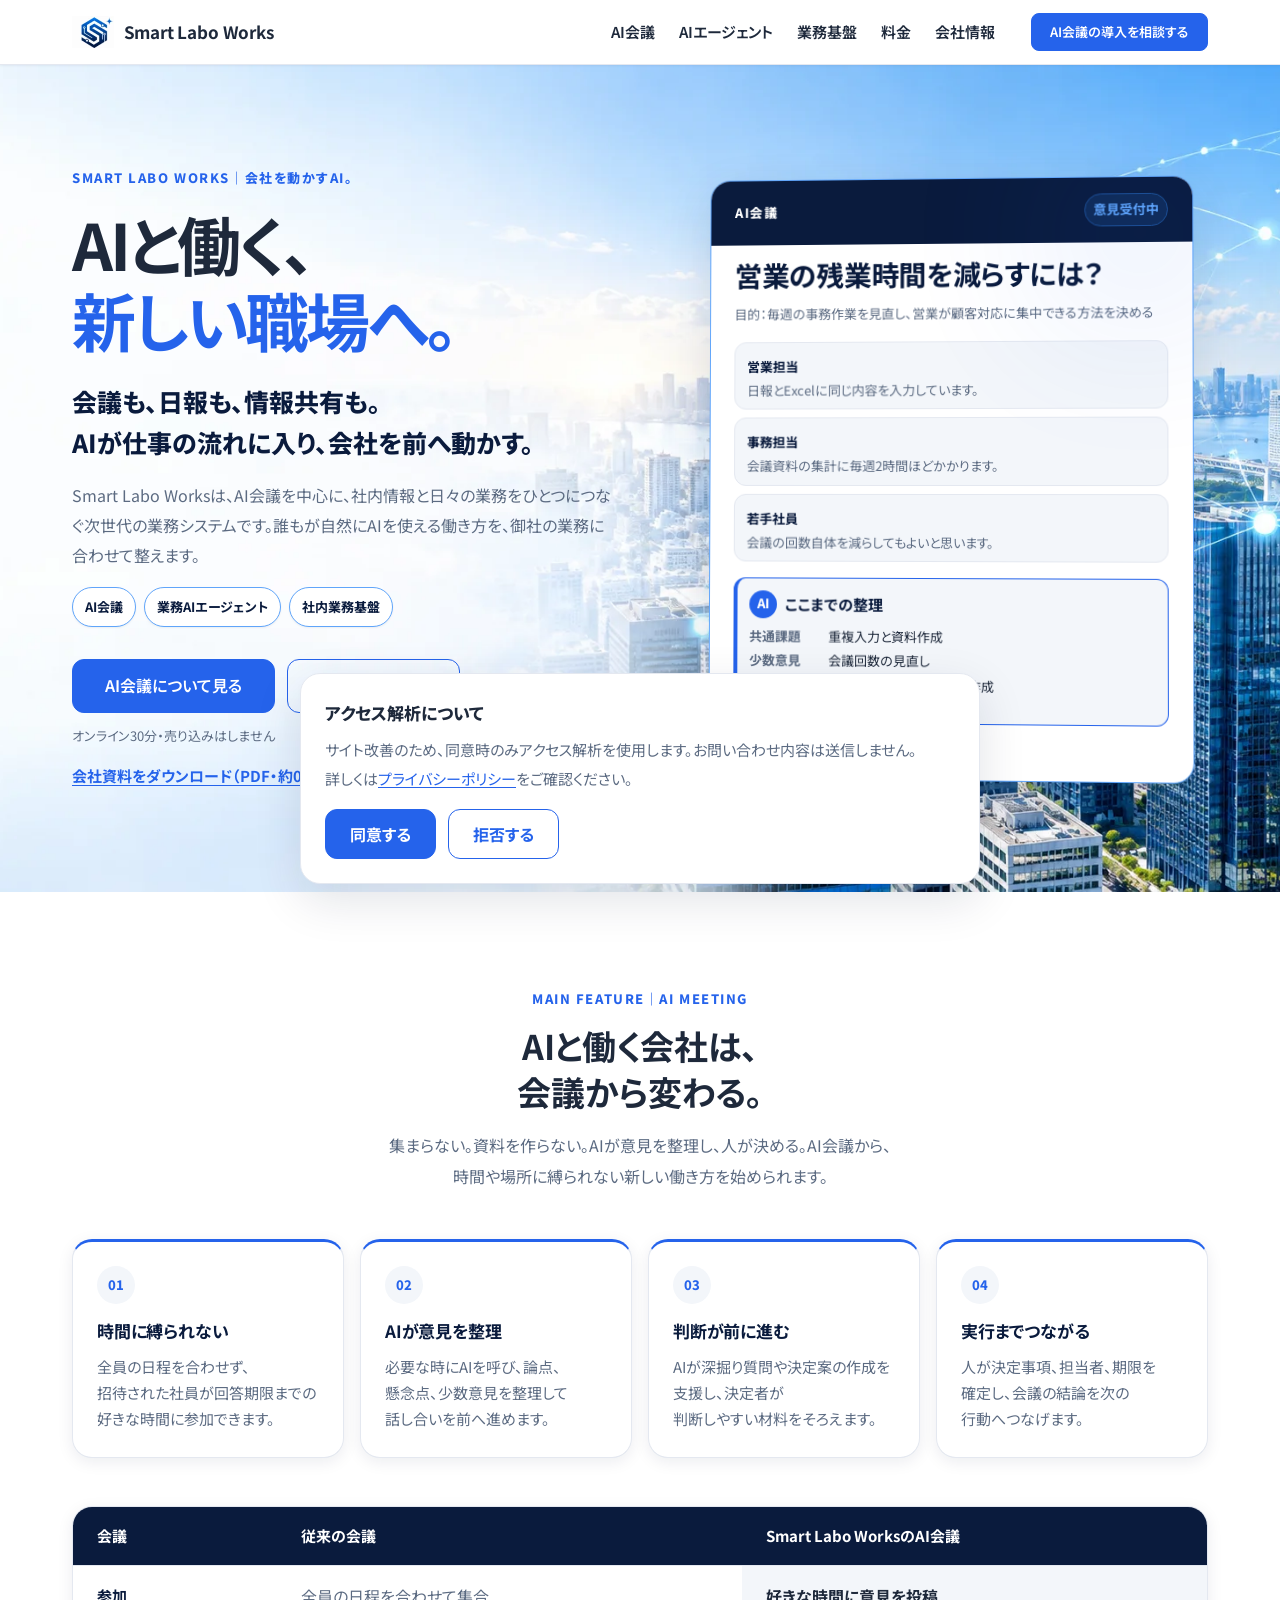
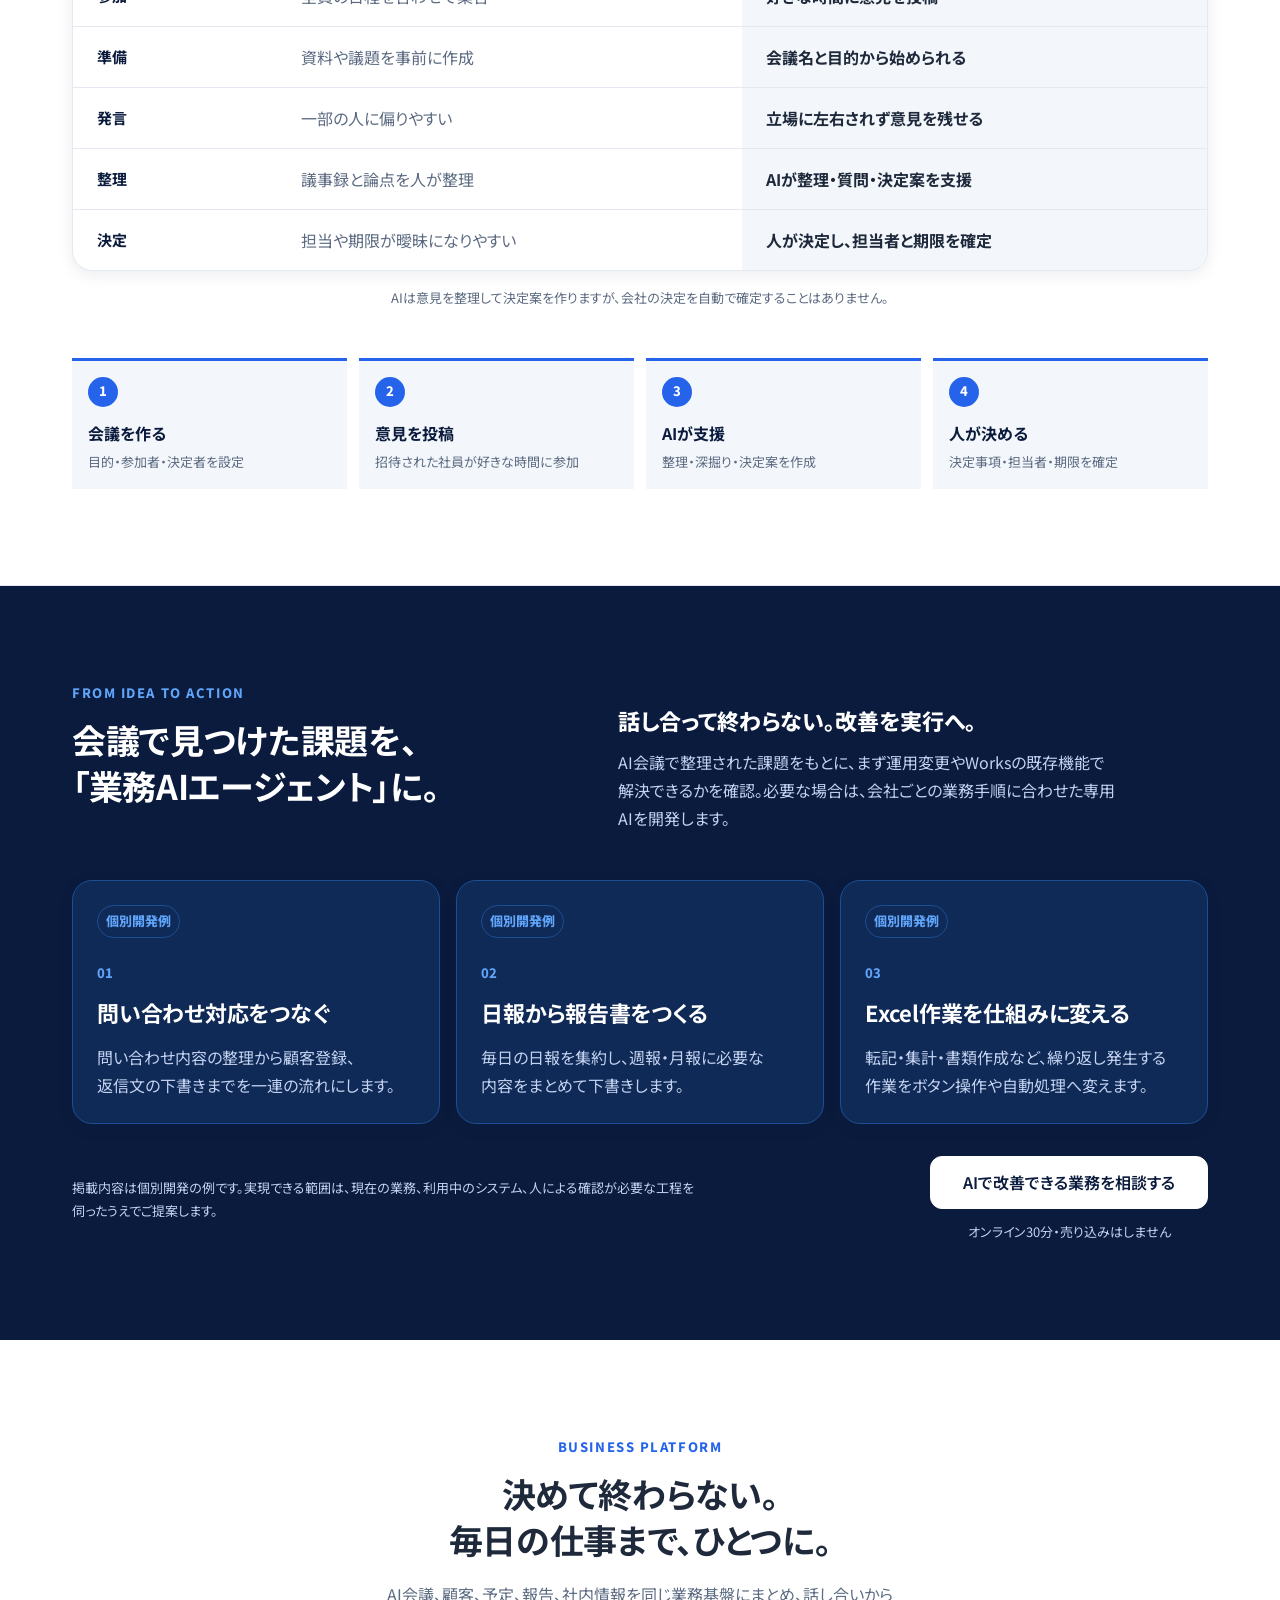
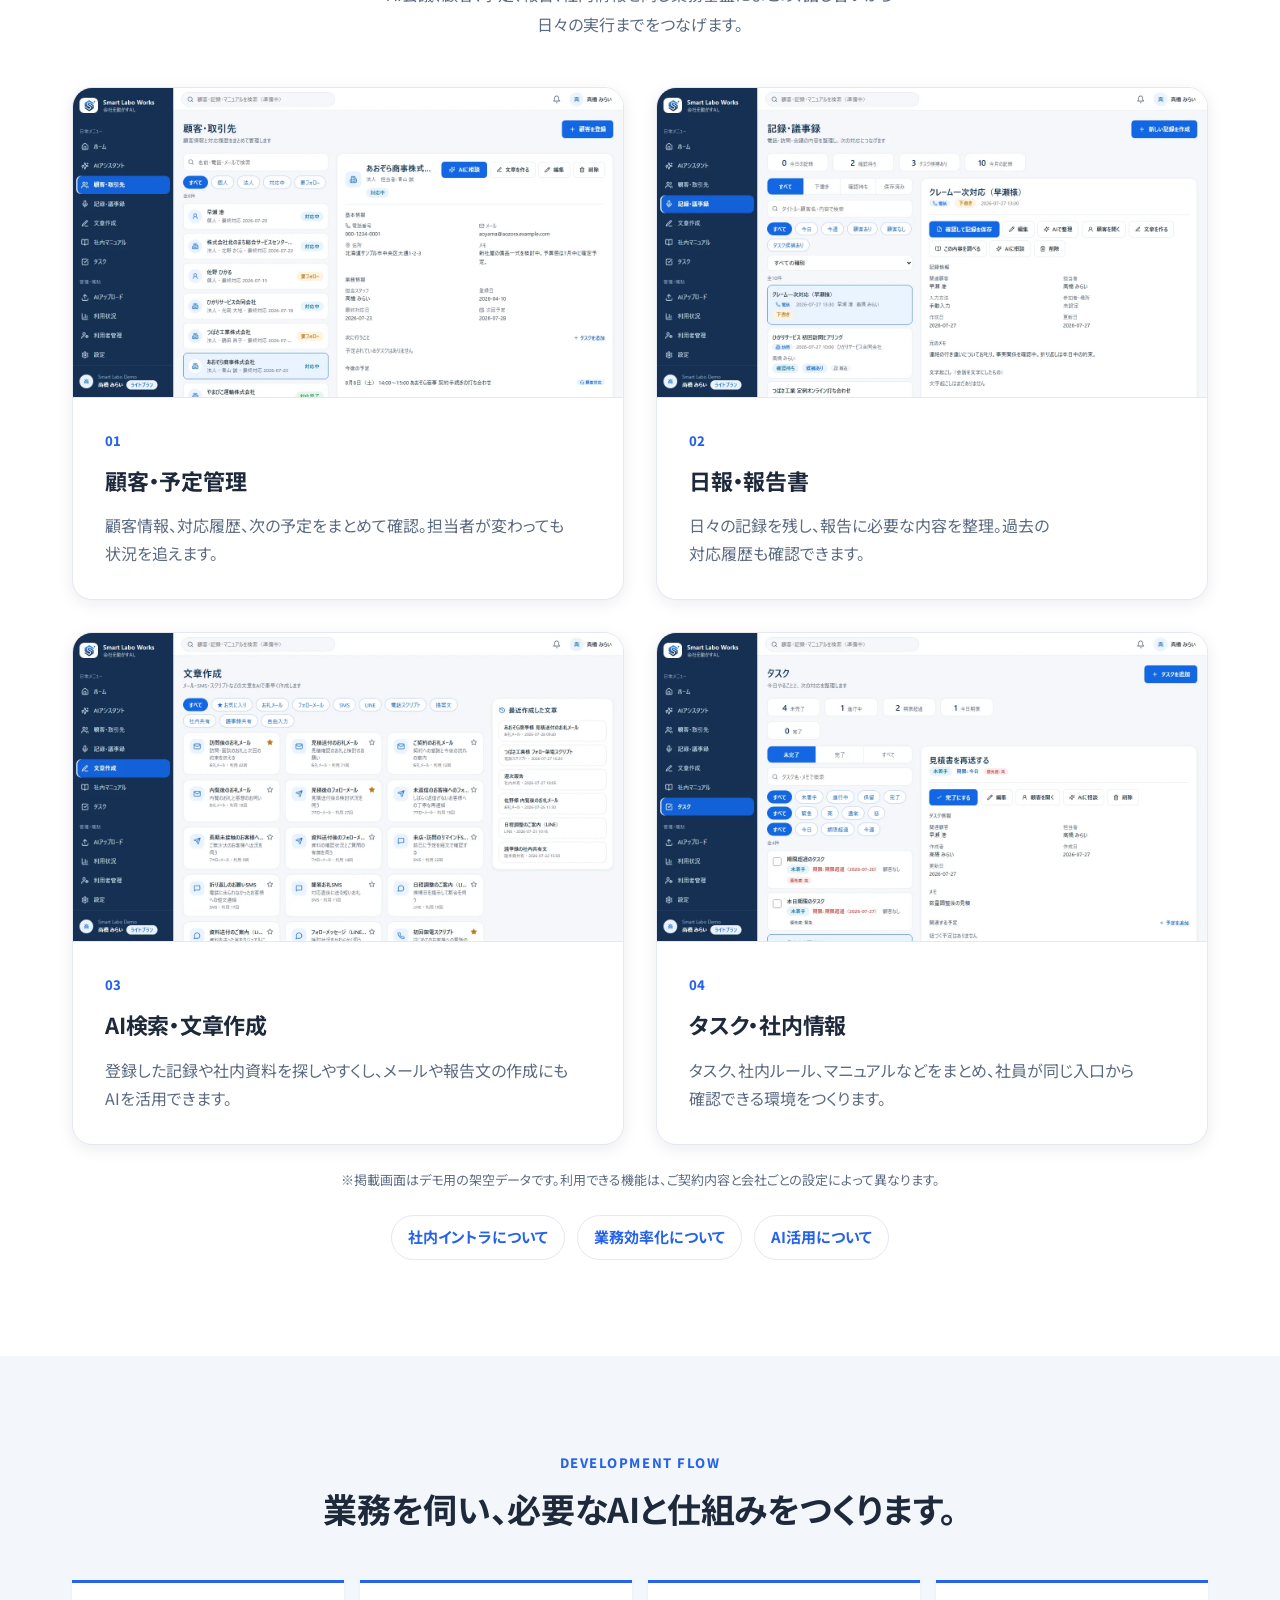
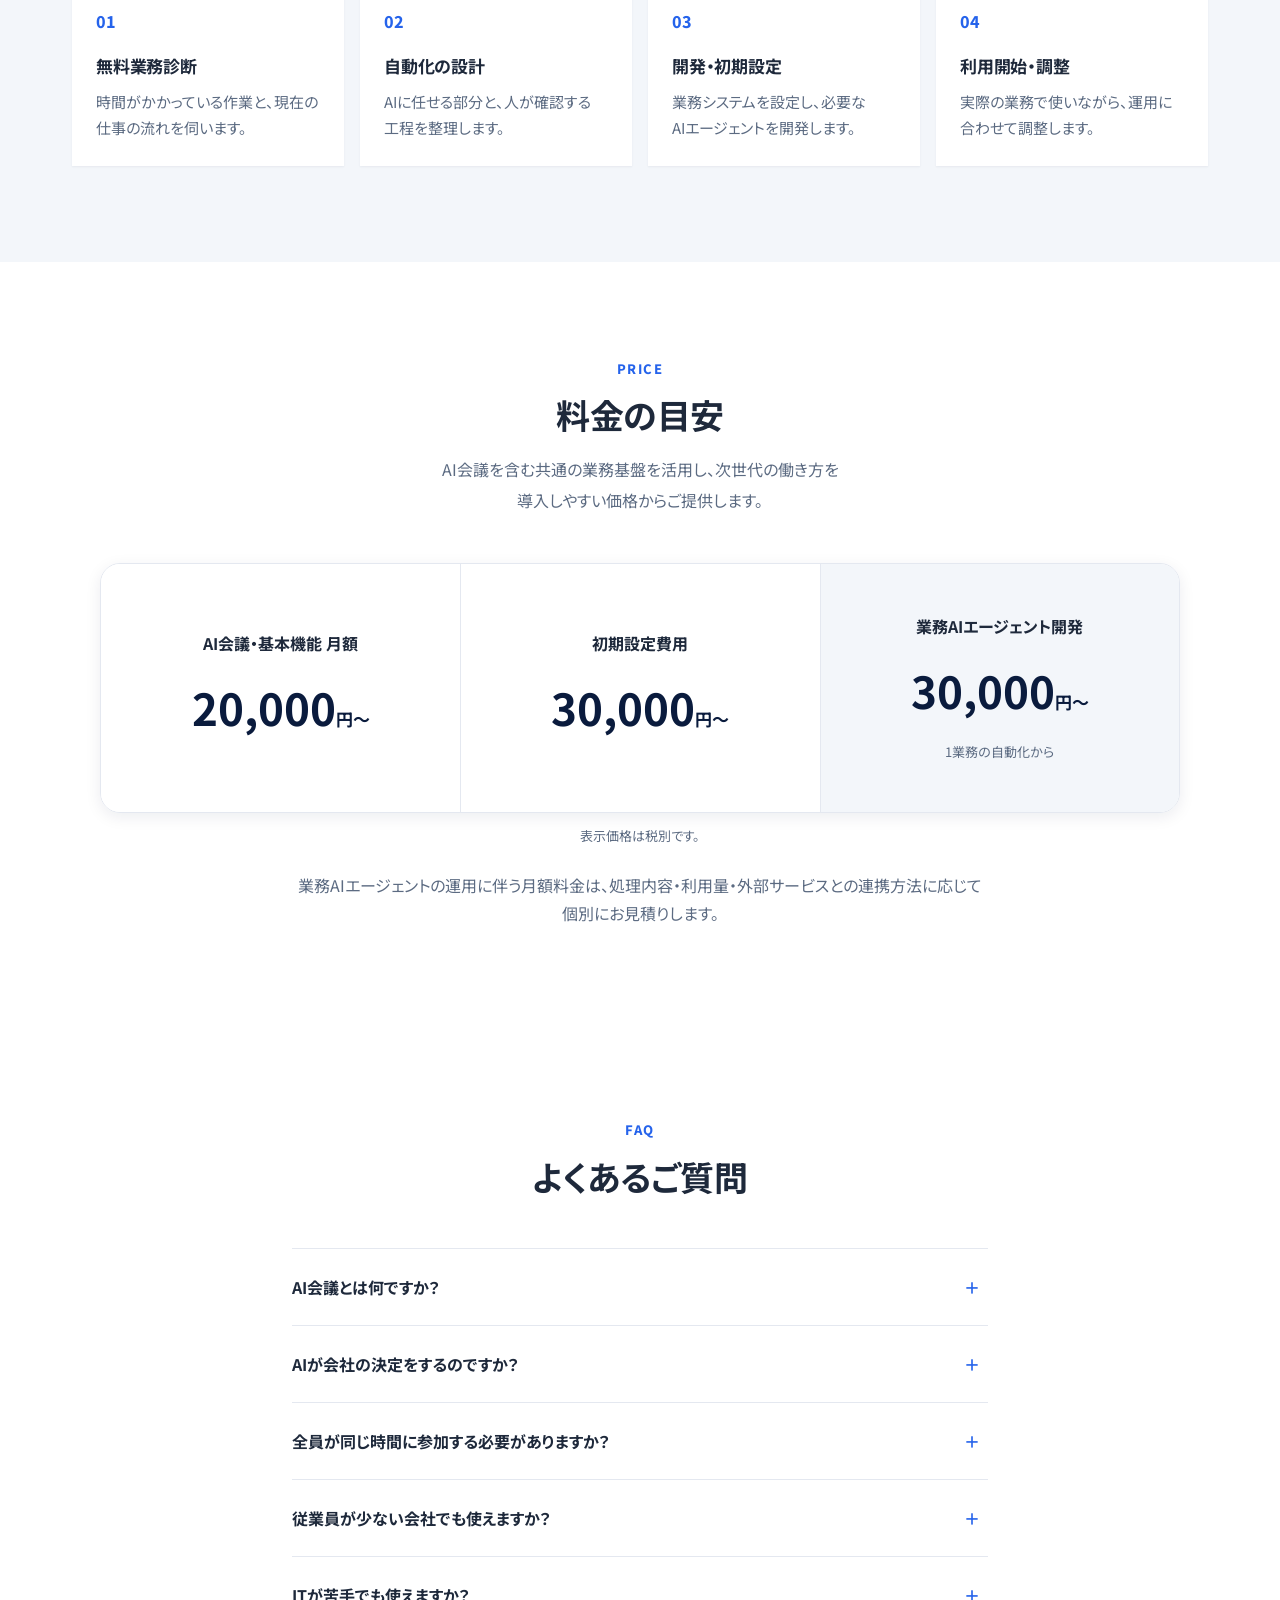
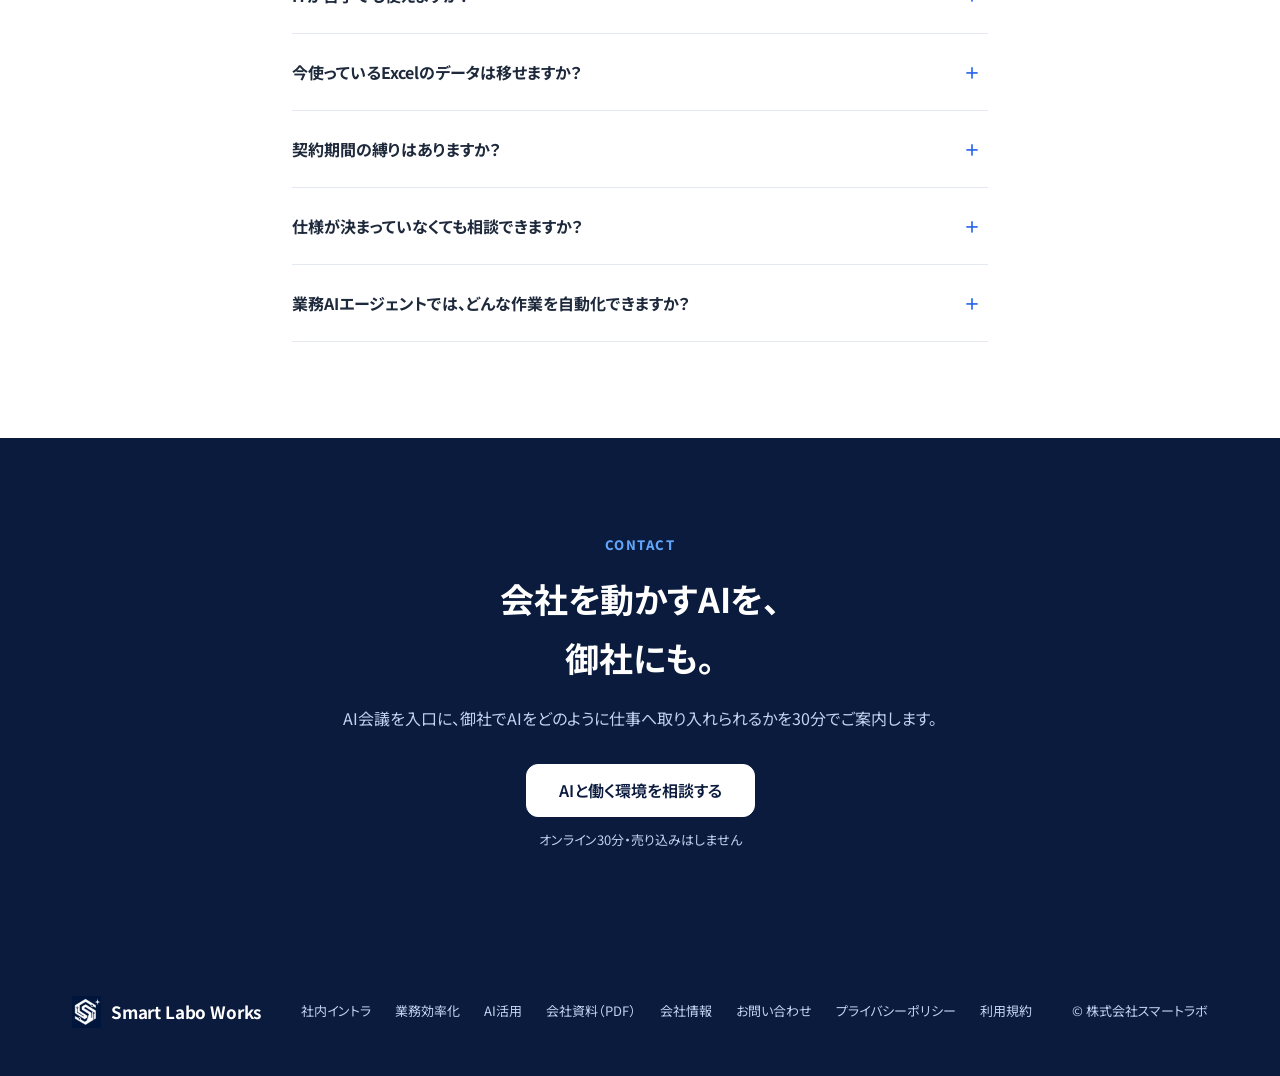
<file: company-brain.html>
<!DOCTYPE html>
<html lang="ja">
<head>
<meta charset="UTF-8">
<meta name="viewport" content="width=device-width, initial-scale=1.0">

<!-- ============================================================
     2026-09-10：Smart Labo Salon 中心のサイトへ一本化。
     旧 company-brain.html（Company Brain の紹介ページ）は公開を終了し、index.html へ転送する。
     旧内容は git 履歴（37a077a 以前）に残っている。
     GitHub Pages はサーバー側の301リダイレクトを設定できないため、
     meta refresh（0秒）と location.replace で転送し、どちらも無効な環境では本文のリンクから移動できる。
     noindex と canonical を併用すると転送先へ noindex が伝わるおそれがあるため、canonical は置かない。
     このページは sitemap.xml へ載せない。
     ============================================================ -->

<title>ページを移動しました｜Smart Labo Salon</title>
<meta name="description" content="このページは公開を終了しました。Smart Labo Salon のページへご案内します。">
<meta name="robots" content="noindex">
<meta http-equiv="refresh" content="0; url=index.html">
<link rel="icon" href="assets/brand/favicon-32.png" sizes="32x32" type="image/png">
<link rel="icon" href="assets/brand/favicon-48.png" sizes="48x48" type="image/png">
<link rel="apple-touch-icon" href="assets/brand/apple-touch-icon.png">

<link rel="preconnect" href="https://fonts.googleapis.com">
<link rel="preconnect" href="https://fonts.gstatic.com" crossorigin>
<link rel="stylesheet" href="https://fonts.googleapis.com/css2?family=Noto+Sans+JP:wght@400;500;700;800&display=swap">
<link rel="stylesheet" href="assets/css/tokens.css">
<link rel="stylesheet" href="assets/css/base.css">
<link rel="stylesheet" href="assets/css/components.css">
</head>
<body>

<main id="main" class="section">
  <div class="container container--narrow">
    <h1>このページは公開を終了しました</h1>
    <p>
      現在は Smart Labo Salon をご案内しています。
      自動で移動しない場合は、下のリンクからお進みください。
    </p>
    <p>
      <a href="index.html" class="btn btn--primary btn--lg">Smart Labo Salon のトップへ</a>
    </p>
  </div>
</main>

<script>
  // 履歴を汚さずに転送する（戻るボタンでこのページへ戻らない）
  location.replace('index.html');
</script>
</body>
</html>
</file>
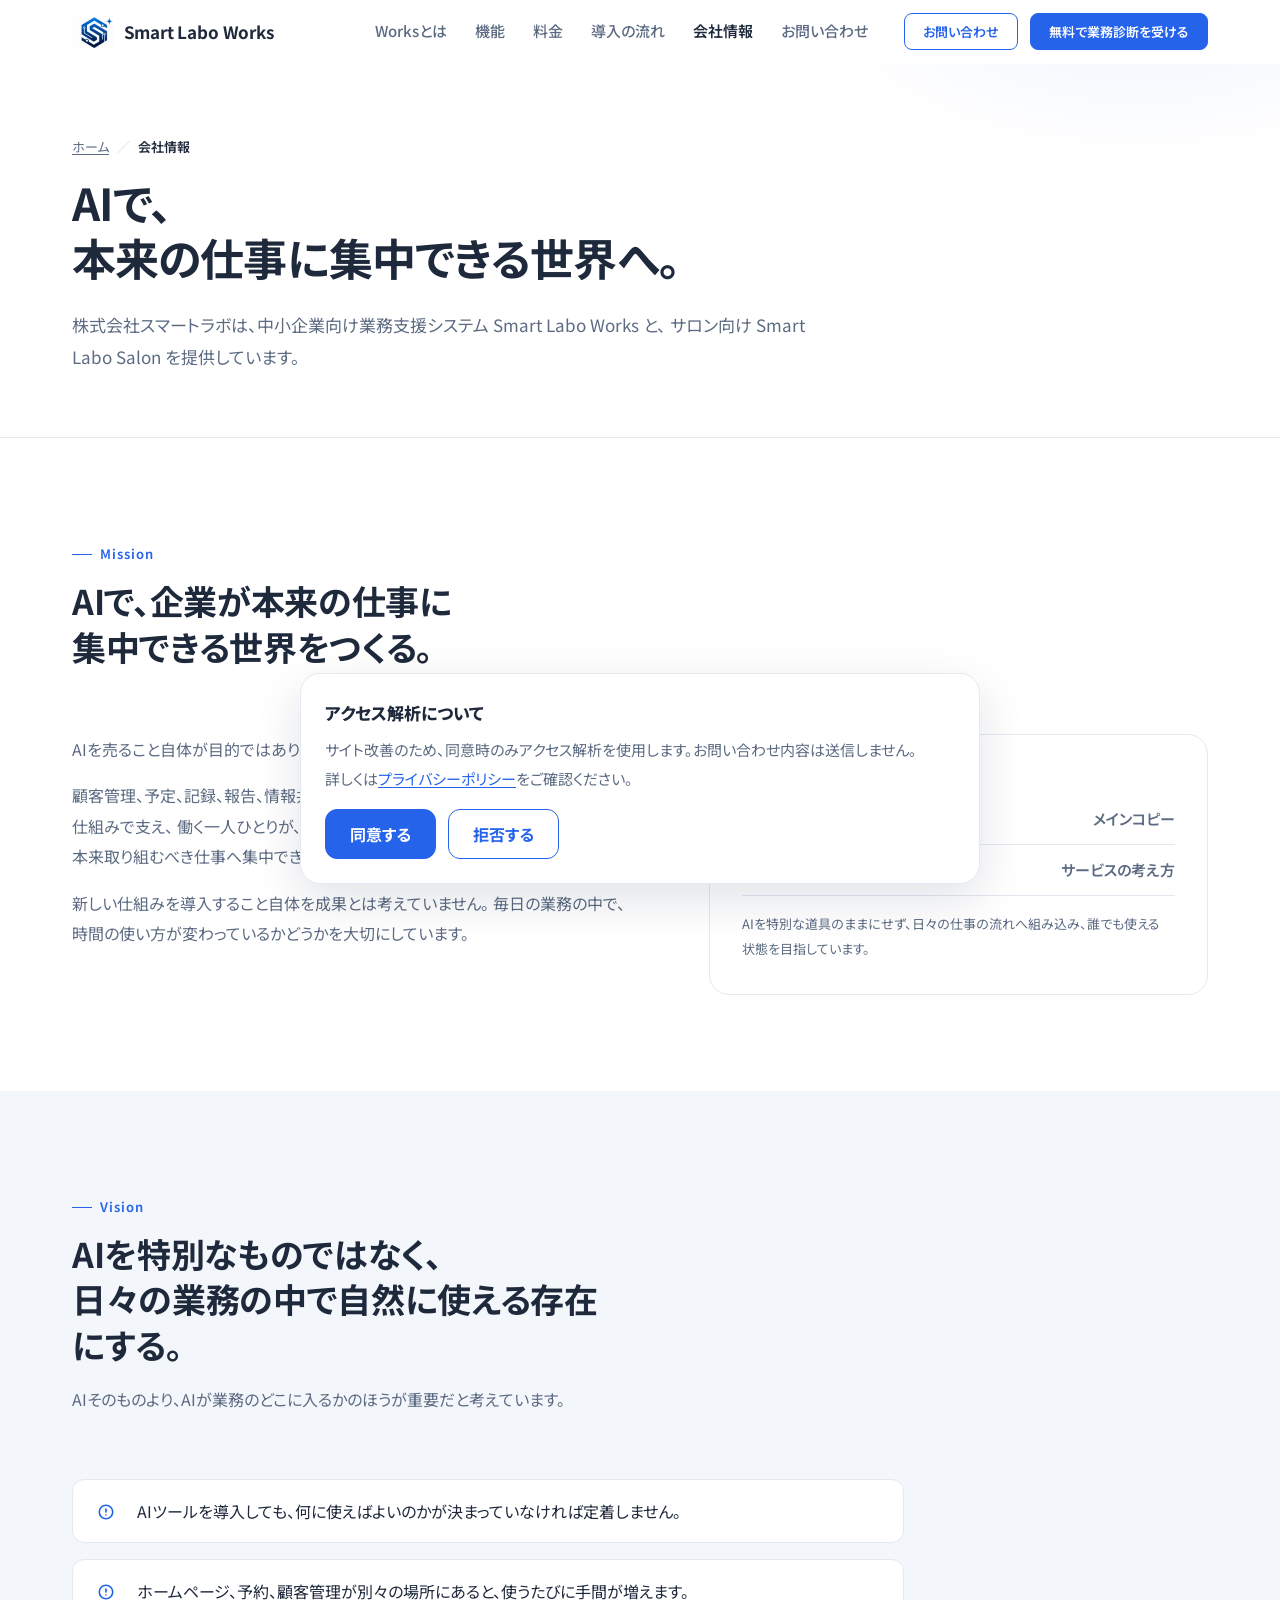
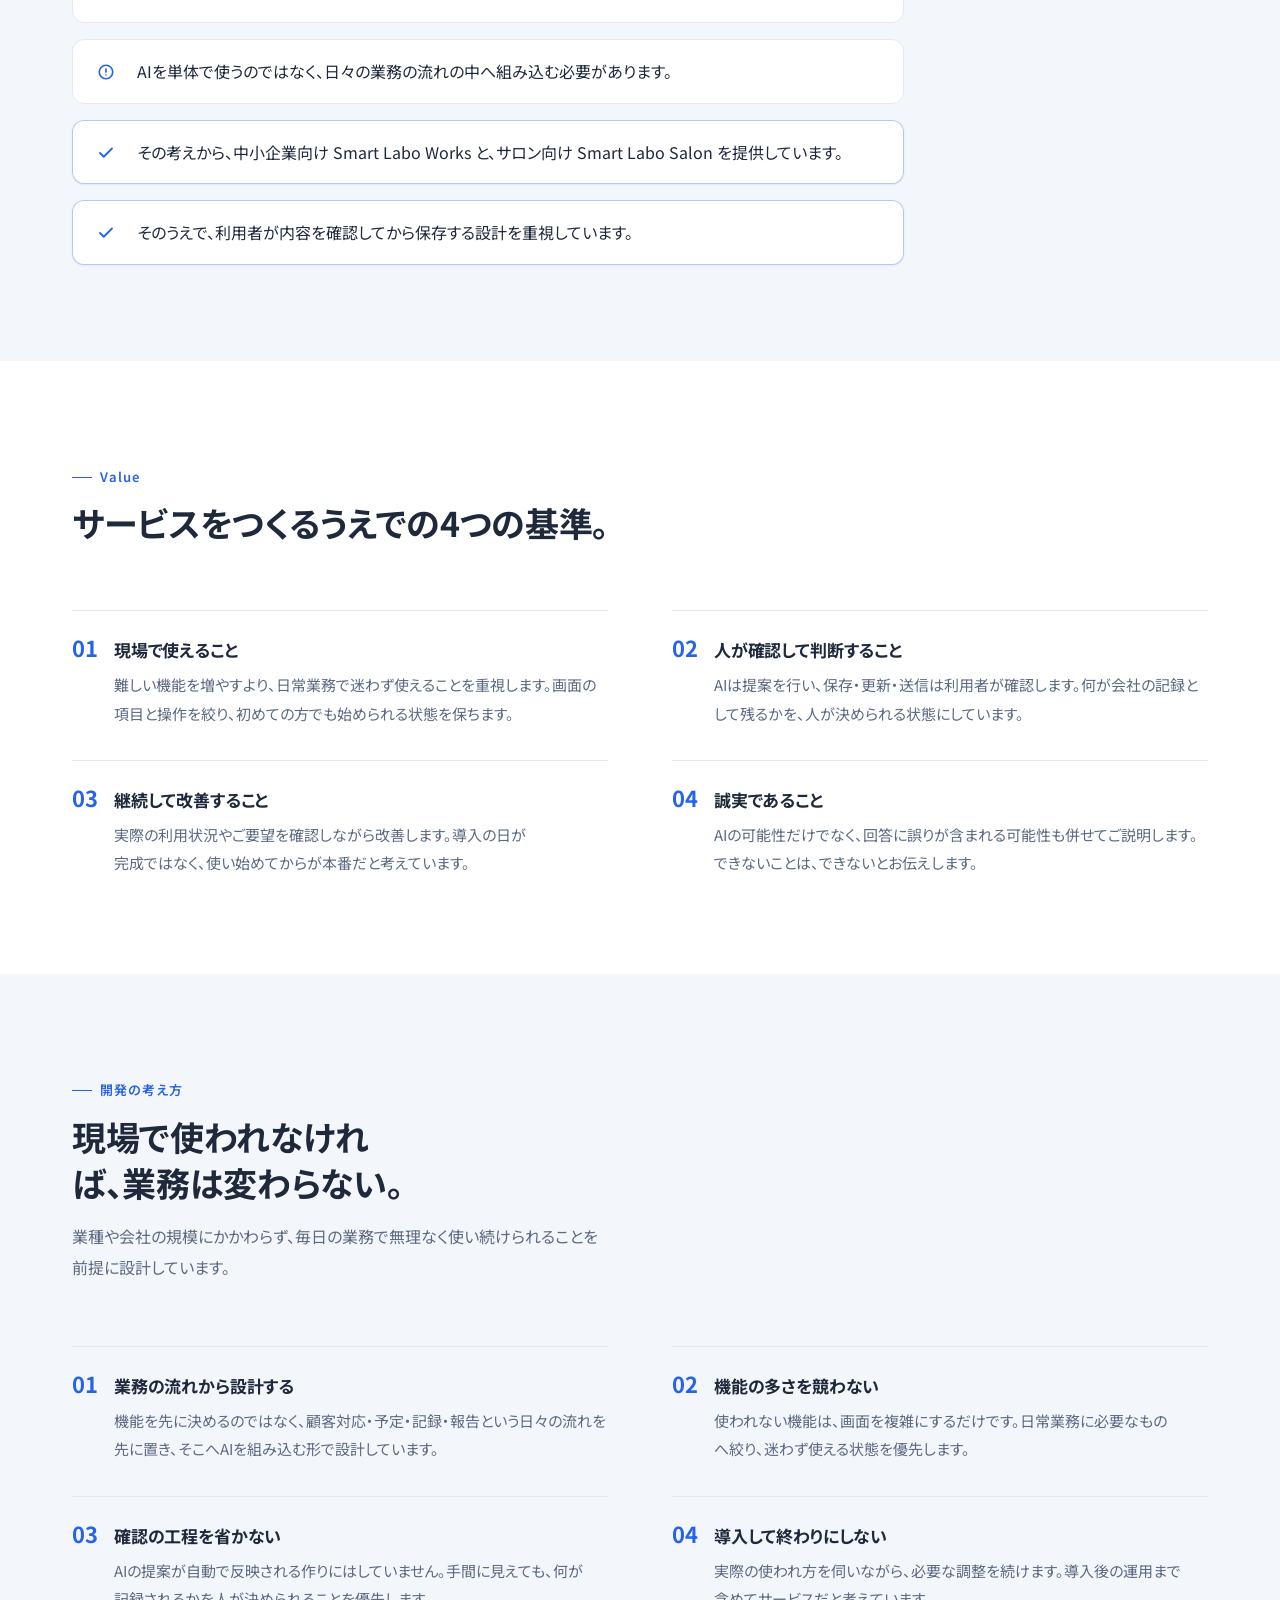
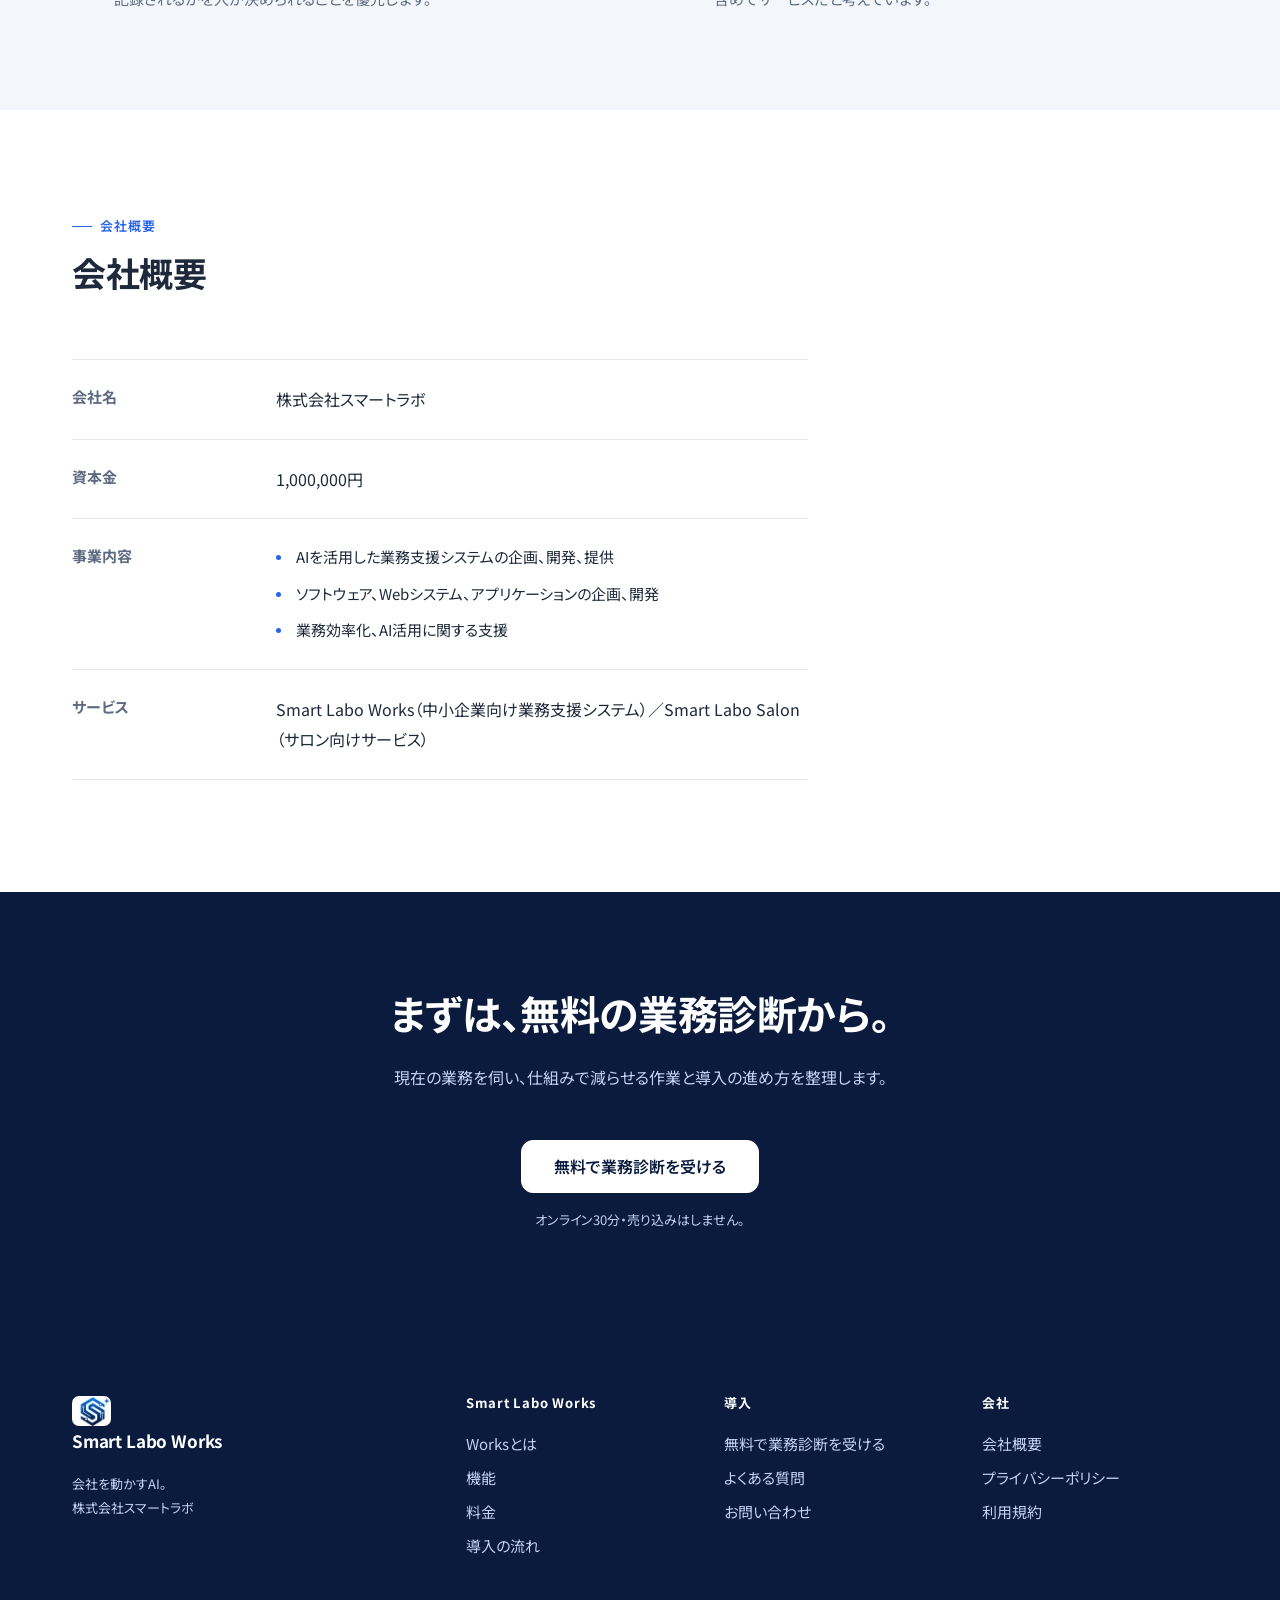
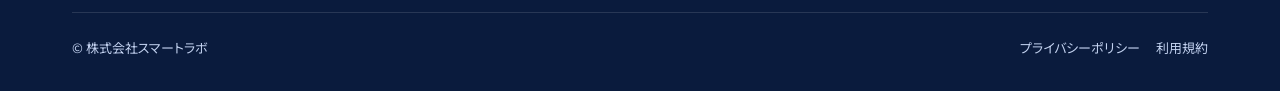
<file: company.html>
<!DOCTYPE html>
<html lang="ja">
<head>
<meta charset="UTF-8">
<meta name="viewport" content="width=device-width, initial-scale=1.0">

<!-- アクセス解析タグ（GTM/GA4）は WEB-SALES-8L で撤去した。
     再導入する場合の条件（送信項目・送信先・利用目的・保存期間・オプトアウトの確定）は
     docs/website/ANALYTICS_REINTRODUCTION.md を参照。 -->

<!-- Smart Labo Works — Website v3 / 会社情報(骨格のみ。本実装はWEB-V2-2以降) -->

<title>会社情報｜株式会社スマートラボ</title>
<meta name="description" content="株式会社スマートラボの会社情報。中小企業向け社内イントラ・業務支援システム Smart Labo Worksの企画・開発・提供を通じ、業務効率化とAI活用を支援します。">
<link rel="canonical" href="https://smartlaboworks.com/company.html">
<link rel="icon" href="assets/brand/favicon-32.png" sizes="32x32" type="image/png">
<link rel="icon" href="assets/brand/favicon-48.png" sizes="48x48" type="image/png">
<link rel="apple-touch-icon" href="assets/brand/apple-touch-icon.png">

<meta property="og:type" content="website">
<meta property="og:site_name" content="株式会社スマートラボ">
<meta property="og:title" content="会社情報｜株式会社スマートラボ">
<meta property="og:description" content="株式会社スマートラボの会社情報。中小企業向け社内イントラ・業務支援システム Smart Labo Worksの企画・開発・提供を通じ、業務効率化とAI活用を支援します。">
<meta property="og:url" content="https://smartlaboworks.com/company.html">
<meta property="og:image" content="https://smartlaboworks.com/assets/images/ogp-1200x630.png">
<meta property="og:image:width" content="1200">
<meta property="og:image:height" content="630">
<meta property="og:image:alt" content="株式会社スマートラボ — 会社を動かすAI。">
<meta property="og:locale" content="ja_JP">
<meta name="twitter:card" content="summary_large_image">
<meta name="twitter:title" content="会社情報｜株式会社スマートラボ">
<meta name="twitter:description" content="株式会社スマートラボの会社情報。中小企業向け社内イントラ・業務支援システム Smart Labo Worksの企画・開発・提供を通じ、業務効率化とAI活用を支援します。">
<meta name="twitter:image" content="https://smartlaboworks.com/assets/images/ogp-1200x630.png">


<link rel="preconnect" href="https://fonts.googleapis.com">
<link rel="preconnect" href="https://fonts.gstatic.com" crossorigin>
<link rel="stylesheet" href="https://fonts.googleapis.com/css2?family=Noto+Sans+JP:wght@400;500;700;800&display=swap">
<link rel="stylesheet" href="assets/css/tokens.css">
<link rel="stylesheet" href="assets/css/base.css">
<link rel="stylesheet" href="assets/css/components.css">

<script>document.documentElement.classList.add('js');</script>

<script type="application/ld+json">
{
  "@context": "https://schema.org",
  "@type": "BreadcrumbList",
  "itemListElement": [
    { "@type": "ListItem", "position": 1, "name": "ホーム", "item": "https://smartlaboworks.com/" },
    { "@type": "ListItem", "position": 2, "name": "会社情報", "item": "https://smartlaboworks.com/company.html" }
  ]
}
</script>

<link rel="stylesheet" href="assets/css/analytics-consent.css">
<script defer src="assets/js/analytics-consent.js"></script>
</head>
<body>


<a class="skip-link" href="#main">本文へスキップ</a>

<header class="site-header" id="siteHeader">
  <div class="container site-header__inner">
    <a href="index.html" class="logo" aria-label="Smart Labo Works ホーム">
      <img class="logo__icon" src="assets/brand/icon-color-64.webp" alt="" aria-hidden="true">
      <span class="logo__text">Smart Labo Works</span>
    </a>

    <nav class="site-nav" id="site-nav" aria-label="メインナビゲーション">
      <a href="index.html#about">Worksとは</a>
      <a href="index.html#features">機能</a>
      <a href="index.html#price">料金</a>
      <a href="index.html#flow">導入の流れ</a>
      <a href="company.html">会社情報</a>
      <a href="contact.html">お問い合わせ</a>
    </nav>

    <div class="site-header__actions">
      <a href="contact.html" class="btn btn--secondary btn--sm site-header__sub">お問い合わせ</a>
      <a href="contact.html?type=diagnosis#form" class="btn btn--primary btn--sm"><span class="btn__label-full">無料で業務診断を受ける</span><span class="btn__label-short">無料診断</span></a>
    </div>

    <button class="nav-toggle" type="button" data-nav-toggle
            aria-controls="site-nav" aria-expanded="false">
      <span class="visually-hidden">メニューを開閉</span>
      <svg width="20" height="20" viewBox="0 0 24 24" fill="none" stroke="currentColor" stroke-width="2" stroke-linecap="round" aria-hidden="true">
        <path d="M3 6h18M3 12h18M3 18h18"/>
      </svg>
    </button>
  </div>
</header>

<main id="main">
  <!-- ============================== 1. ページヒーロー ============================== -->
  <section class="page-hero">
    <div class="container">
      <nav class="breadcrumb" aria-label="パンくずリスト">
        <ol>
          <li><a href="index.html">ホーム</a></li>
          <li><span aria-current="page">会社情報</span></li>
        </ol>
      </nav>

      <div class="page-hero__inner">
        <h1 class="page-hero__title">AIで、<br>本来の仕事に集中できる世界へ。</h1>
        <p class="page-hero__lead">
          株式会社スマートラボは、中小企業向け業務支援システム Smart Labo Works と、
          サロン向け Smart Labo Salon を提供しています。
        </p>
      </div>
    </div>
  </section>

  <!-- ============================== 2. Mission ============================== -->
  <section class="section" id="mission">
    <div class="container">
      <div class="section__head reveal">
        <p class="eyebrow">Mission</p>
        <h2 class="section__title">AIで、企業が本来の仕事に集中できる世界をつくる。</h2>
      </div>

      <div class="about reveal">
        <div class="about__body">
          <p>AIを売ること自体が目的ではありません。</p>
          <p>
            顧客管理、予定、記録、報告、情報共有など、事業の運営に欠かせない仕事を仕組みで支え、
            働く一人ひとりが、お客様への対応や現場の仕事など、
            本来取り組むべき仕事へ集中できる状態を目指します。
          </p>
          <p>
            新しい仕組みを導入すること自体を成果とは考えていません。
            毎日の業務の中で、時間の使い方が変わっているかどうかを大切にしています。
          </p>
        </div>

        <div class="about__card">
          <p class="about__card-title">ブランドの考え方</p>
          <dl class="about__dl">
            <div>
              <!-- 狭い画面で語の途中（「ひ／とつ」等）で折り返さないよう、読点ごとのまとまりで改行させる -->
              <dt><span style="display:inline-block">会社を動かすAI。</span></dt>
              <dd>メインコピー</dd>
            </div>
            <div>
              <dt><span style="display:inline-block">現場で使える仕組みを、</span><span style="display:inline-block">会社ごとに。</span></dt>
              <dd>サービスの考え方</dd>
            </div>
          </dl>
          <p class="about__card-note">
            AIを特別な道具のままにせず、日々の仕事の流れへ組み込み、誰でも使える状態を目指しています。
          </p>
        </div>
      </div>
    </div>
  </section>

  <!-- ============================== 3. Vision ============================== -->
  <section class="section section--subtle" id="vision">
    <div class="container">
      <div class="section__head reveal">
        <p class="eyebrow">Vision</p>
        <h2 class="section__title">AIを特別なものではなく、<br>日々の業務の中で自然に使える存在にする。</h2>
        <p class="section__lead">
          AIそのものより、AIが業務のどこに入るかのほうが重要だと考えています。
        </p>
      </div>

      <ul class="reasonlist reveal">
        <li>
          <svg width="18" height="18" viewBox="0 0 24 24" fill="none" stroke="currentColor" stroke-width="2.2" stroke-linecap="round" stroke-linejoin="round" aria-hidden="true"><path d="M12 8v4M12 16h.01"/><circle cx="12" cy="12" r="9"/></svg>
          <span>AIツールを導入しても、何に使えばよいのかが決まっていなければ定着しません。</span>
        </li>
        <li>
          <svg width="18" height="18" viewBox="0 0 24 24" fill="none" stroke="currentColor" stroke-width="2.2" stroke-linecap="round" stroke-linejoin="round" aria-hidden="true"><path d="M12 8v4M12 16h.01"/><circle cx="12" cy="12" r="9"/></svg>
          <span>ホームページ、予約、顧客管理が別々の場所にあると、使うたびに手間が増えます。</span>
        </li>
        <li>
          <svg width="18" height="18" viewBox="0 0 24 24" fill="none" stroke="currentColor" stroke-width="2.2" stroke-linecap="round" stroke-linejoin="round" aria-hidden="true"><path d="M12 8v4M12 16h.01"/><circle cx="12" cy="12" r="9"/></svg>
          <span>AIを単体で使うのではなく、日々の業務の流れの中へ組み込む必要があります。</span>
        </li>
        <li class="is-lead">
          <svg width="18" height="18" viewBox="0 0 24 24" fill="none" stroke="currentColor" stroke-width="2.4" stroke-linecap="round" stroke-linejoin="round" aria-hidden="true"><path d="M20 6L9 17l-5-5"/></svg>
          <span>その考えから、中小企業向け Smart Labo Works と、サロン向け Smart Labo Salon を提供しています。</span>
        </li>
        <li class="is-lead">
          <svg width="18" height="18" viewBox="0 0 24 24" fill="none" stroke="currentColor" stroke-width="2.4" stroke-linecap="round" stroke-linejoin="round" aria-hidden="true"><path d="M20 6L9 17l-5-5"/></svg>
          <span>そのうえで、利用者が内容を確認してから保存する設計を重視しています。</span>
        </li>
      </ul>
    </div>
  </section>

  <!-- ============================== 4. Value ============================== -->
  <section class="section" id="value">
    <div class="container">
      <div class="section__head reveal">
        <p class="eyebrow">Value</p>
        <h2 class="section__title">サービスをつくるうえでの4つの基準。</h2>
      </div>

      <div class="values reveal">

        <div class="value">
          <div>
            <h3 class="value__title">現場で使えること</h3>
            <p class="value__body">難しい機能を増やすより、日常業務で迷わず使えることを重視します。画面の項目と操作を絞り、初めての方でも始められる状態を保ちます。</p>
          </div>
        </div>

        <div class="value">
          <div>
            <h3 class="value__title">人が確認して判断すること</h3>
            <p class="value__body">AIは提案を行い、保存・更新・送信は利用者が確認します。何が会社の記録として残るかを、人が決められる状態にしています。</p>
          </div>
        </div>

        <div class="value">
          <div>
            <h3 class="value__title">継続して改善すること</h3>
            <p class="value__body">実際の利用状況やご要望を確認しながら改善します。導入の日が完成ではなく、使い始めてからが本番だと考えています。</p>
          </div>
        </div>

        <div class="value">
          <div>
            <h3 class="value__title">誠実であること</h3>
            <p class="value__body">AIの可能性だけでなく、回答に誤りが含まれる可能性も併せてご説明します。できないことは、できないとお伝えします。</p>
          </div>
        </div>

      </div>
    </div>
  </section>

  <!-- ============================== 5. 開発の考え方 ============================== -->
  <section class="section section--subtle" id="approach">
    <div class="container">
      <div class="section__head reveal">
        <p class="eyebrow">開発の考え方</p>
        <h2 class="section__title">現場で使われなければ、業務は変わらない。</h2>
        <p class="section__lead">
          業種や会社の規模にかかわらず、毎日の業務で無理なく使い続けられることを前提に設計しています。
        </p>
      </div>

      <div class="values reveal">

        <div class="value">
          <div>
            <h3 class="value__title">業務の流れから設計する</h3>
            <p class="value__body">機能を先に決めるのではなく、顧客対応・予定・記録・報告という日々の流れを先に置き、そこへAIを組み込む形で設計しています。</p>
          </div>
        </div>

        <div class="value">
          <div>
            <h3 class="value__title">機能の多さを競わない</h3>
            <p class="value__body">使われない機能は、画面を複雑にするだけです。日常業務に必要なものへ絞り、迷わず使える状態を優先します。</p>
          </div>
        </div>

        <div class="value">
          <div>
            <h3 class="value__title">確認の工程を省かない</h3>
            <p class="value__body">AIの提案が自動で反映される作りにはしていません。手間に見えても、何が記録されるかを人が決められることを優先します。</p>
          </div>
        </div>

        <div class="value">
          <div>
            <h3 class="value__title">導入して終わりにしない</h3>
            <p class="value__body">実際の使われ方を伺いながら、必要な調整を続けます。導入後の運用まで含めてサービスだと考えています。</p>
          </div>
        </div>

      </div>
    </div>
  </section>

  <!-- ============================== 6. 会社概要 ============================== -->
  <section class="section" id="profile">
    <div class="container">
      <div class="section__head reveal">
        <p class="eyebrow">会社概要</p>
        <h2 class="section__title">会社概要</h2>
      </div>

      <dl class="corp reveal">
        <div class="corp__row">
          <dt>会社名</dt>
          <dd>株式会社スマートラボ</dd>
        </div>
        <!-- 個人名は掲載しない（2026-09-10 方針：会社名のみ表示）。 -->
        <!-- 所在地・電話番号・受付時間は、この一般会社ページへ掲載しない
             （WEB-SALES-8L-R の代表方針）。これらは Smart Labo Works Lite の
             「特定商取引法に基づく表記」に記載し、お支払いへ進む前の最終確認画面と
             ご契約後の設定画面で確認できるようにしている。 -->
        <div class="corp__row">
          <dt>資本金</dt>
          <dd>1,000,000円</dd>
        </div>
        <div class="corp__row">
          <dt>事業内容</dt>
          <dd>
            <ul>
              <li>AIを活用した業務支援システムの企画、開発、提供</li>
              <li>ソフトウェア、Webシステム、アプリケーションの企画、開発</li>
              <li>業務効率化、AI活用に関する支援</li>
            </ul>
          </dd>
        </div>
        <div class="corp__row">
          <dt>サービス</dt>
          <dd>Smart Labo Works（中小企業向け業務支援システム）／Smart Labo Salon（サロン向けサービス）</dd>
        </div>
      </dl>
    </div>
  </section>

  <!-- ============================== 7. 相談CTA ============================== -->
  <section class="section section--inverse" id="cta">
    <div class="container final-cta reveal">
      <h2 class="final-cta__title">まずは、無料の業務診断から。</h2>
      <p class="final-cta__lead">
        現在の業務を伺い、仕組みで減らせる作業と導入の進め方を整理します。
      </p>
      <p class="final-cta__actions">
        <a href="contact.html?type=diagnosis#form" class="btn btn--on-inverse btn--lg">無料で業務診断を受ける</a>
      </p>
      <p class="final-cta__note">
        オンライン30分・売り込みはしません。
      </p>
    </div>
  </section>

</main>

<footer class="site-footer">
  <div class="container">
    <div class="site-footer__inner">

      <div class="site-footer__col">
        <a href="index.html" class="logo" aria-label="Smart Labo Works ホーム">
          <img class="logo__icon logo__icon--tile" src="assets/brand/icon-color-64.webp" alt="" aria-hidden="true">
          <span class="logo__text">Smart Labo Works</span>
        </a>
        <p class="site-footer__brand-note">
          会社を動かすAI。<br>
          株式会社スマートラボ
        </p>
      </div>

      <div class="site-footer__col">
        <h4>Smart Labo Works</h4>
        <a href="index.html#about">Worksとは</a>
        <a href="index.html#features">機能</a>
        <a href="index.html#price">料金</a>
        <a href="index.html#flow">導入の流れ</a>
      </div>

      <div class="site-footer__col">
        <h4>導入</h4>
        <a href="contact.html?type=diagnosis#form">無料で業務診断を受ける</a>
        <a href="index.html#faq">よくある質問</a>
        <a href="contact.html">お問い合わせ</a>
      </div>

      <div class="site-footer__col">
        <h4>会社</h4>
        <a href="company.html">会社概要</a>
        <a href="privacy.html">プライバシーポリシー</a>
        <a href="terms.html">利用規約</a>
      </div>

    </div>

    <div class="site-footer__bottom site-footer__legal">
      <p>&copy; 株式会社スマートラボ</p>
      <p class="site-footer__legal-links">
        <a href="privacy.html">プライバシーポリシー</a>
        <a href="terms.html">利用規約</a>
      </p>
    </div>
  </div>
</footer>

<script src="assets/js/main.js"></script>
</body>
</html>
</file>
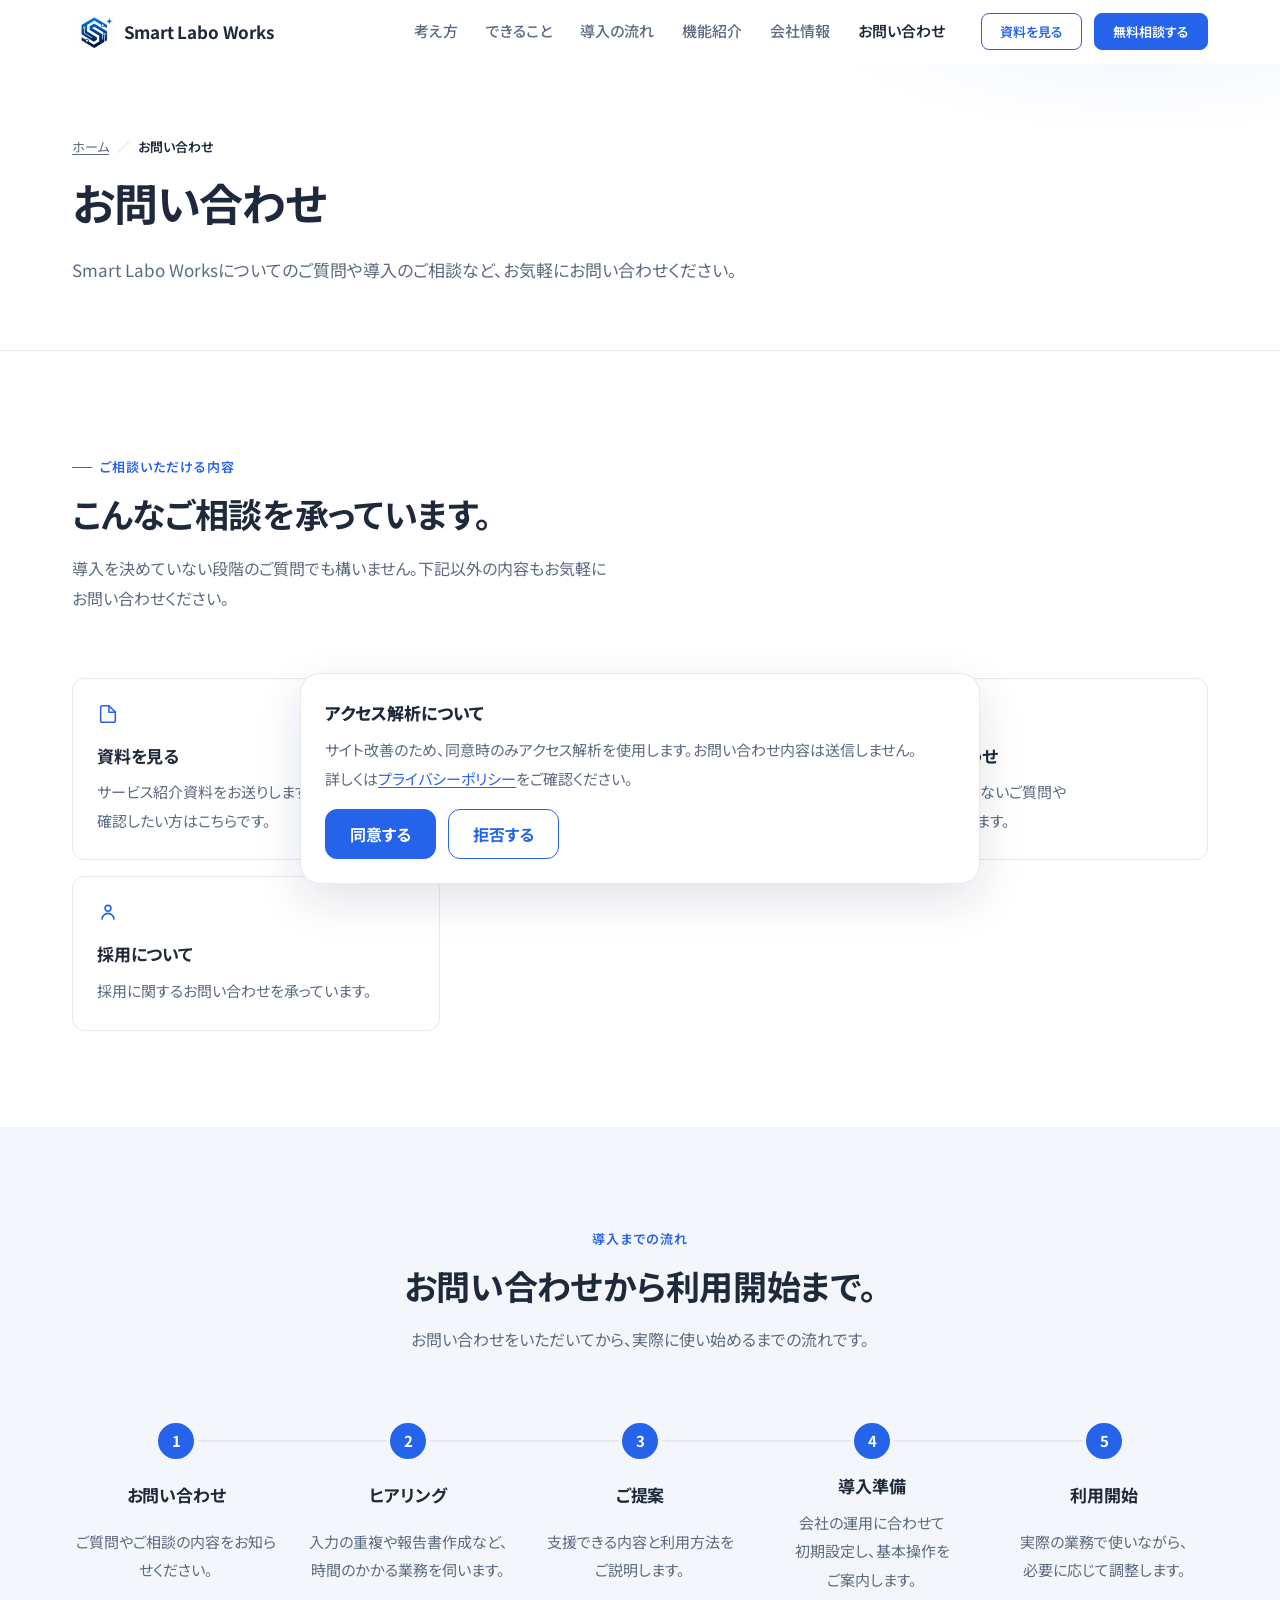
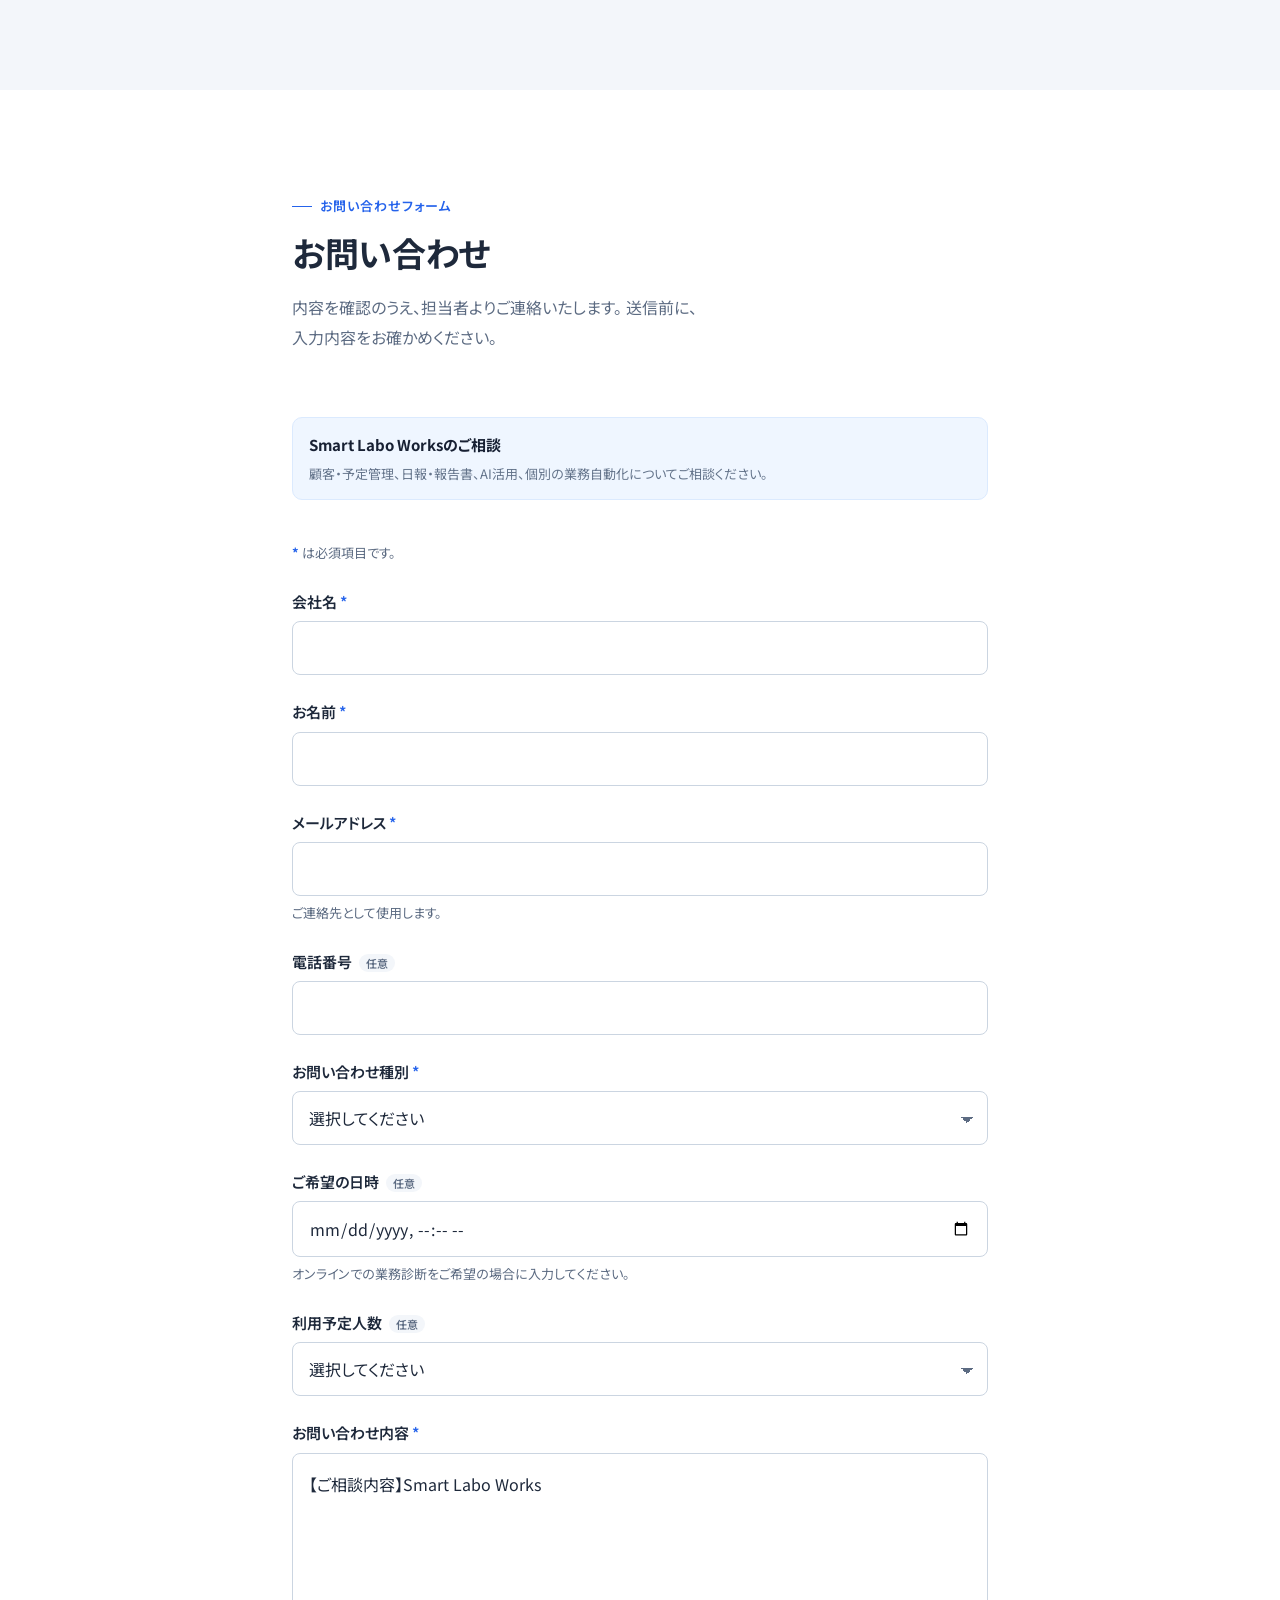
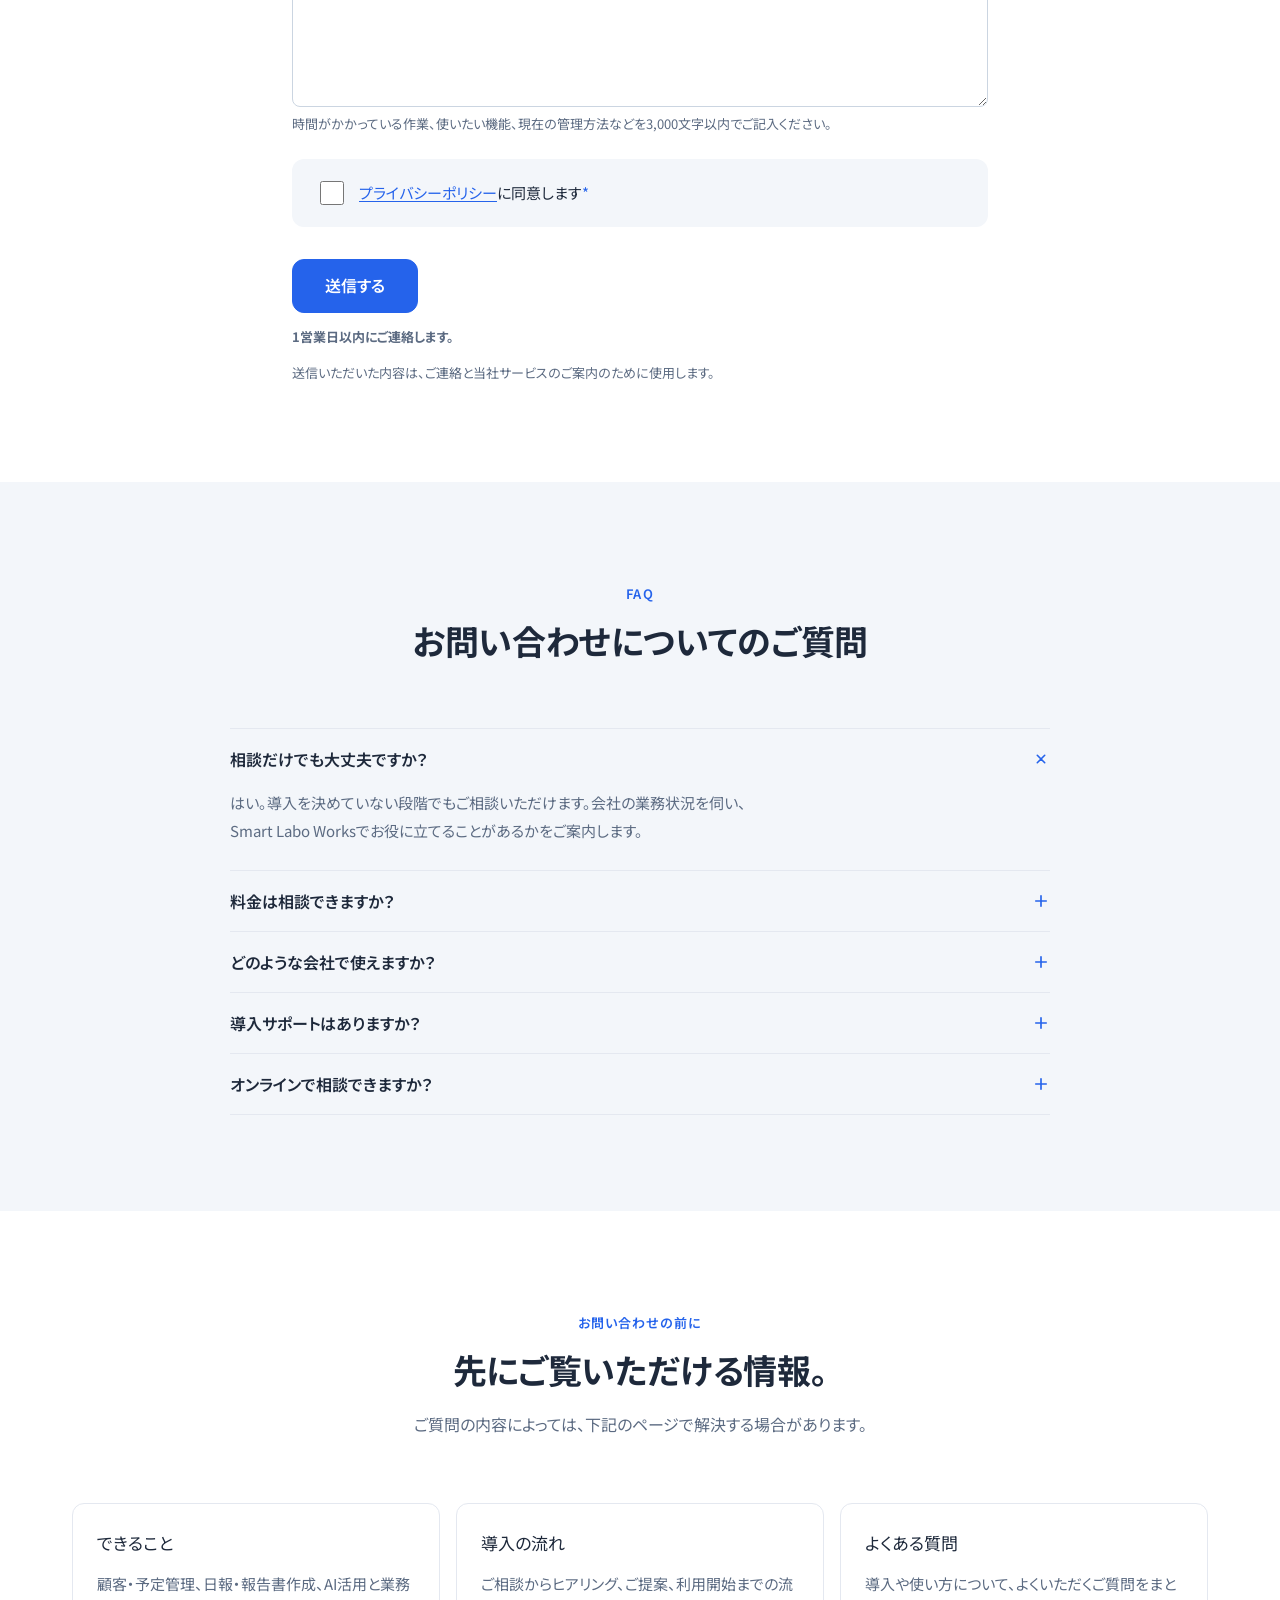
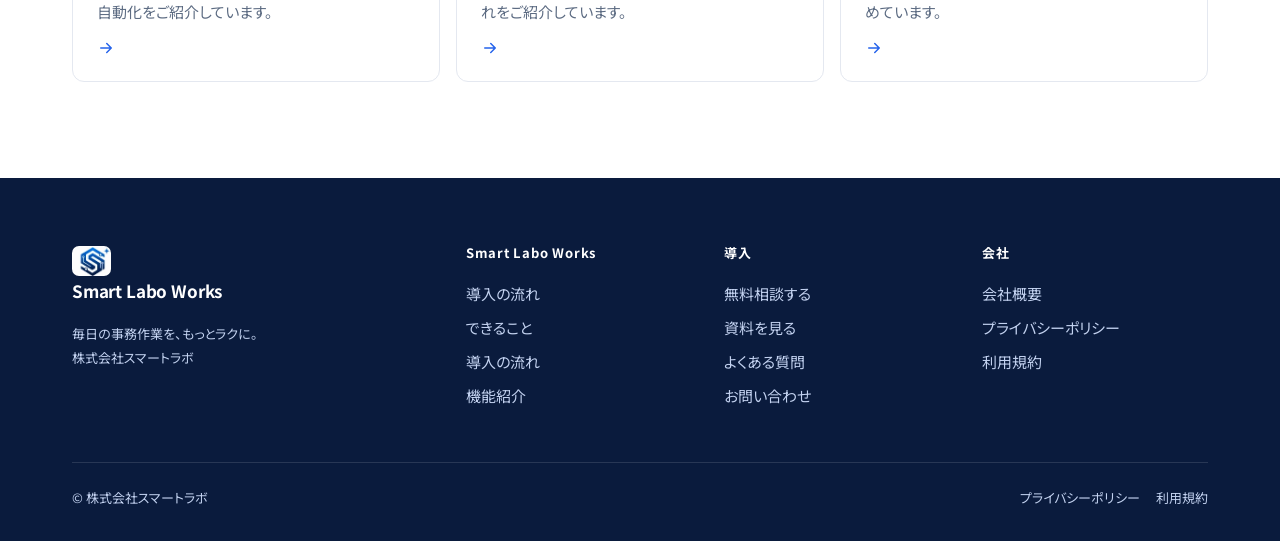
<file: contact.html>
<!DOCTYPE html>
<html lang="ja">
<head>
<meta charset="UTF-8">
<meta name="viewport" content="width=device-width, initial-scale=1.0">





<title>お問い合わせ｜Smart Labo Works</title>
<meta name="description" content="Smart Labo Worksへの導入相談・無料業務診断はこちら。社内イントラ、顧客・予定管理、日報・報告書、AI活用、会社ごとの業務自動化についてご相談いただけます。">
<link rel="canonical" href="https://smartlaboworks.com/contact.html">
<link rel="icon" href="assets/brand/favicon-32.png" sizes="32x32" type="image/png">
<link rel="icon" href="assets/brand/favicon-48.png" sizes="48x48" type="image/png">
<link rel="apple-touch-icon" href="assets/brand/apple-touch-icon.png">

<meta property="og:type" content="website">
<meta property="og:site_name" content="Smart Labo Works">
<meta property="og:title" content="お問い合わせ｜Smart Labo Works">
<meta property="og:description" content="Smart Labo Worksへの導入相談・無料業務診断はこちら。社内イントラ、顧客・予定管理、日報・報告書、AI活用、会社ごとの業務自動化についてご相談いただけます。">
<meta property="og:url" content="https://smartlaboworks.com/contact.html">
<meta property="og:image" content="https://smartlaboworks.com/assets/images/ogp-1200x630.png">
<meta property="og:image:width" content="1200">
<meta property="og:image:height" content="630">
<meta property="og:image:alt" content="Smart Labo Works — 毎日の事務作業を、もっとラクに。">
<meta property="og:locale" content="ja_JP">
<meta name="twitter:card" content="summary_large_image">
<meta name="twitter:title" content="お問い合わせ｜Smart Labo Works">
<meta name="twitter:description" content="Smart Labo Worksへの導入相談・無料業務診断はこちら。社内イントラ、顧客・予定管理、日報・報告書、AI活用、会社ごとの業務自動化についてご相談いただけます。">
<meta name="twitter:image" content="https://smartlaboworks.com/assets/images/ogp-1200x630.png">


<link rel="preconnect" href="https://fonts.googleapis.com">
<link rel="preconnect" href="https://fonts.gstatic.com" crossorigin>
<link rel="stylesheet" href="https://fonts.googleapis.com/css2?family=Noto+Sans+JP:wght@400;500;700;800&display=swap">
<style>/* ==========================================================================
   Smart Labo Works — Website v3 / Design Tokens
   --------------------------------------------------------------------------
   出典(SSOT):
     - BRAND/colors/palette.md
     - PROJECT_BIBLE/00_Foundation/07_Brand_Identity.md
     - WEBSITE/css/style.css(v1の :root。値を継承し、名前だけ体系化)

   ルール:
     - 新しいブランドカラーをここで発明しない。追加が必要な場合は
       07_Brand_Identity.md → palette.md を先に更新する(60_Editorial_Workflow.md)。
     - Smart Blue #2563EB が唯一のブランドアクセント。
       Light Blue / Accent Blue は Smart Blue Family の階調であり別色ではない。
   ========================================================================== */

:root {
  /* ------------------------------------------------------------------
     Brand color — palette.md と1対1で対応
     ------------------------------------------------------------------ */
  --c-navy: #0A1B3D;          /* Primary Navy  : 基調色・濃色セクション背景 */
  --c-blue: #2563EB;          /* Smart Blue    : 唯一のブランドアクセント・CTA */
  --c-blue-light: #60A5FA;    /* Light Blue    : ホバー・サブアクセント */
  --c-blue-accent: #00D4FF;   /* Accent Blue   : グロー・可視化ハイライト(限定使用) */
  --c-white: #FFFFFF;
  --c-gray-050: #F3F6FA;      /* Light Gray    : セクション区切り・補助背景 */
  --c-gray-500: #64748B;      /* Gray          : 非強調テキスト */
  --c-gray-900: #1E293B;      /* Dark Gray     : White背景上の本文 */

  /* Navy 階調(v1 style.css から継承。濃色セクションのグラデーション用) */
  --c-navy-800: #0F2A56;
  --c-navy-700: #163B72;
  --c-navy-600: #1D4E93;

  /* Smart Blue 階調(v1 style.css から継承) */
  --c-blue-dark: #1D4ED8;

  /* Border(v1 style.css から継承) */
  --c-border: #E4E8F0;

  /* ------------------------------------------------------------------
     Semantic color — 実装ではこちらを参照する
     ------------------------------------------------------------------ */
  --bg-base: var(--c-white);
  --bg-subtle: var(--c-gray-050);
  --bg-inverse: var(--c-navy);

  --text-primary: var(--c-gray-900);

  /* 補助テキスト。ブランドの Gray #64748B をそのまま本文に使うと、
     Light Gray 背景(#F3F6FA)の上で 4.39:1 となり WCAG AA(4.5:1)に届かない。
     テキスト用途にだけ同系統で1段暗い値を割り当てる(白背景で5.4:1、
     Light Gray 背景で5.0:1)。ブランドカラーの Gray 自体は変更しておらず、
     アイコン・罫線など非テキスト用途では引き続き --c-gray-500 を使う。 */
  --text-secondary: #5C6B82;
  --text-on-inverse: var(--c-white);
  --text-on-inverse-secondary: #C3D2F0;  /* v1 --text-on-navy-secondary を継承 */
  --text-link: var(--c-blue);

  --border-subtle: var(--c-border);
  --focus-ring: var(--c-blue);
  --focus-ring-on-inverse: var(--c-blue-accent);

  /* ------------------------------------------------------------------
     Spacing scale — 4px 基準
     ------------------------------------------------------------------ */
  --sp-1: 4px;
  --sp-2: 8px;
  --sp-3: 12px;
  --sp-4: 16px;
  --sp-5: 24px;
  --sp-6: 32px;
  --sp-7: 48px;
  --sp-8: 64px;
  --sp-9: 96px;   /* v1 の .section { padding: 96px 0 } と一致 */
  --sp-10: 128px;

  /* セクション縦余白(モバイルで自動縮小) */
  --section-y: var(--sp-9);
  --gutter: var(--sp-6);   /* v1 .container の左右32pxと一致 */

  /* ------------------------------------------------------------------
     Layout
     ------------------------------------------------------------------ */
  --content-max: 1200px;   /* v1 .container max-width と一致 */
  --content-narrow: 760px; /* 本文中心のページ(privacy/terms)用 */
  --header-h: 64px;        /* 「高さは小さめ」の指示に合わせて低く保つ */

  /* ------------------------------------------------------------------
     Radius / Shadow — v1 から継承
     ------------------------------------------------------------------ */
  --radius-sm: 8px;
  --radius-md: 12px;
  --radius-lg: 20px;
  --radius-full: 999px;

  --shadow-sm: 0 1px 2px rgba(10, 27, 61, 0.06);
  --shadow-md: 0 4px 16px rgba(10, 27, 61, 0.08);
  --shadow-lg: 0 16px 48px rgba(10, 27, 61, 0.12);
  --shadow-blue: 0 8px 24px rgba(37, 99, 235, 0.24);

  /* ------------------------------------------------------------------
     Typography
     ------------------------------------------------------------------ */
  /* Webフォント（Noto Sans JP）を先頭に置き、OS差による見え方のばらつきを無くす。
     Windows の游ゴシックは太字が細く古く見えるため、フォールバックの2番手以降に下げた。
     読み込み失敗時は従来どおりシステムフォントで表示される。 */
  --font-sans: "Noto Sans JP", "Hiragino Sans", "Hiragino Kaku Gothic ProN",
               "Yu Gothic", Meiryo, -apple-system, BlinkMacSystemFont,
               "Segoe UI", system-ui, sans-serif;

  --fs-display: clamp(32px, 5vw, 56px);   /* h1 / hero */
  --fs-h2: clamp(26px, 3vw, 34px);        /* v1 .section__title と一致 */
  --fs-h3: clamp(19px, 2vw, 22px);
  --fs-h4: 17px;
  --fs-body: 16px;
  --fs-sm: 15px;
  --fs-xs: 13px;

  --lh-tight: 1.35;
  --lh-body: 1.75;   /* v1 body と一致 */
  --lh-loose: 1.9;   /* v1 .section__lead と一致 */

  /* ------------------------------------------------------------------
     Motion — v1 から継承
     ------------------------------------------------------------------ */
  --ease: cubic-bezier(0.22, 1, 0.36, 1);
  --dur: 0.35s;
  --dur-fast: 0.18s;

  /* ------------------------------------------------------------------
     Logo — 高さのみ指定し、幅は必ず auto(縦横比変更禁止)
     ------------------------------------------------------------------ */
  --logo-h-header: 32px;
  --logo-h-footer: 34px;
  --logo-h-hero: 56px;
  --logo-icon-header: 32px;
  --logo-icon-node: 40px;     /* 解決セクションの中央ノード用 */
}

/* ==========================================================================
   Breakpoints(参照用の一覧。CSSカスタムプロパティは @media では使えないため
   実際の @media は base.css / 各コンポーネントに直値で記述する)

     --- 1080px 以下 : タブレット横 / 小型ノート
     ---  860px 以下 : タブレット縦(ここでナビをドロワーへ切替)
     ---  640px 以下 : スマートフォン
     ---  520px 以下 : 小型スマートフォン

   v1(WEBSITE/css/style.css)は 1100/1080/960/860/760/640/520 が混在していた。
   v2 では上記4段に統一する。新しいブレークポイントを増やさないこと。
   ========================================================================== */

@media (max-width: 860px) {
  :root {
    --section-y: var(--sp-8);
    --gutter: var(--sp-5);
  }
}

@media (max-width: 640px) {
  :root {
    --section-y: var(--sp-7);
    --gutter: var(--sp-4);
    --logo-h-header: 26px;
    --logo-icon-header: 28px;
  }
}
</style>
<style>/* ==========================================================================
   Smart Labo Works — Website v3 / Base
   --------------------------------------------------------------------------
   reset + タイポグラフィ + レイアウト骨格 + ボタン + ロゴ + フォーカス表示。
   ページ固有の装飾はここに書かない(WEB-V2-2以降で components.css を追加予定)。
   色・余白・角丸・影は必ず tokens.css の変数を経由すること。
   ========================================================================== */

/* ---------------------------------------------------------------- Reset -- */

*,
*::before,
*::after { box-sizing: border-box; }

html {
  scroll-behavior: smooth;
  /* 固定ヘッダー分だけアンカー位置をずらす */
  scroll-padding-top: calc(var(--header-h) + var(--sp-4));
}

body {
  margin: 0;
  font-family: var(--font-sans);
  font-size: var(--fs-body);
  line-height: var(--lh-body);
  color: var(--text-primary);
  background: var(--bg-base);
  -webkit-font-smoothing: antialiased;
  -moz-osx-font-smoothing: grayscale;
  /* 約物（「」、。）の余白を詰める。和文組版が締まり、字面が現代的になる */
  font-feature-settings: "palt" 1;
}

img, svg, video { display: block; max-width: 100%; }
img { height: auto; }

a { color: inherit; text-decoration: none; }
ul, ol { list-style: none; margin: 0; padding: 0; }

h1, h2, h3, h4, h5, h6 { margin: 0; font-weight: 700; letter-spacing: -0.01em; }
p { margin: 0; }

button, input, select, textarea { font: inherit; color: inherit; }

@media (prefers-reduced-motion: reduce) {
  html { scroll-behavior: auto; }
  *, *::before, *::after {
    animation-duration: 0.01ms !important;
    animation-iteration-count: 1 !important;
    transition-duration: 0.01ms !important;
  }
}

/* ------------------------------------------------------- Focus visible -- */
/* v1(WEBSITE/css/style.css)にはキーボードフォーカスの可視リングが無く、
   Tab操作で現在位置が分からない状態だった。v2では全ページ共通で必ず表示する。 */

:focus { outline: none; }

:focus-visible {
  outline: 3px solid var(--focus-ring);
  outline-offset: 2px;
  border-radius: var(--radius-sm);
}

/* 濃色(Navy)背景の上では Smart Blue が沈むため、Accent Blue へ切替。
   ヘッダーは明色背景のため対象外(既定の Smart Blue のまま)。 */
.on-inverse :focus-visible,
.section--inverse :focus-visible,
.site-footer :focus-visible {
  outline-color: var(--focus-ring-on-inverse);
}

/* キーボード利用者向けスキップリンク */
.skip-link {
  position: absolute;
  left: var(--sp-4);
  top: calc(-1 * var(--sp-10));
  z-index: 200;
  padding: var(--sp-3) var(--sp-5);
  background: var(--c-white);
  color: var(--text-link);
  font-weight: 600;
  border-radius: var(--radius-sm);
  box-shadow: var(--shadow-md);
  transition: top var(--dur-fast) var(--ease);
}
.skip-link:focus-visible { top: var(--sp-4); }

/* ------------------------------------------------------------- Layout -- */

.container {
  width: 100%;
  max-width: var(--content-max);
  margin-inline: auto;
  padding-inline: var(--gutter);
}

.container--narrow { max-width: var(--content-narrow); }

.section { padding-block: var(--section-y); }
.section--subtle  { background: var(--bg-subtle); }
.section--inverse { background: var(--bg-inverse); color: var(--text-on-inverse); }
.section--inverse .section__lead { color: var(--text-on-inverse-secondary); }

.stack > * + * { margin-top: var(--sp-4); }
.stack-lg > * + * { margin-top: var(--sp-6); }

.visually-hidden {
  position: absolute;
  width: 1px; height: 1px;
  margin: -1px; padding: 0;
  overflow: hidden;
  clip-path: inset(50%);
  white-space: nowrap;
}

/* --------------------------------------------------------- Typography -- */

.h-display { font-size: var(--fs-display); line-height: var(--lh-tight); }
.h-2 { font-size: var(--fs-h2); line-height: var(--lh-tight); }
.h-3 { font-size: var(--fs-h3); line-height: var(--lh-tight); }
.h-4 { font-size: var(--fs-h4); line-height: var(--lh-tight); }

.section__title {
  font-size: var(--fs-h2);
  line-height: var(--lh-tight);
  margin-bottom: var(--sp-4);
  /* 見出しの行が極端に不均等になるのを避ける */
  text-wrap: balance;
}
.section__lead {
  font-size: var(--fs-body);
  line-height: var(--lh-loose);
  color: var(--text-secondary);
  max-width: 60ch;
  /* 最終行に1〜2文字だけ残る折り返しを避ける */
  text-wrap: pretty;
}

.lead { font-size: var(--fs-sm); line-height: var(--lh-loose); color: var(--text-secondary); text-wrap: pretty; }
/* 日本語の折り返し。text-wrap:pretty は主に欧文の孤立語向けなので、
   文節単位で改行する word-break:auto-phrase を併用する(非対応環境では無視される)。 */
p { text-wrap: pretty; word-break: auto-phrase; }
.text-sm { font-size: var(--fs-sm); }
.text-xs { font-size: var(--fs-xs); }

.prose > * + * { margin-top: var(--sp-4); }
.prose h2 { font-size: var(--fs-h3); margin-top: var(--sp-7); }
.prose h3 { font-size: var(--fs-h4); margin-top: var(--sp-6); }
.prose ul { padding-left: 1.25em; list-style: disc; }
.prose li + li { margin-top: var(--sp-2); }
.prose a { color: var(--text-link); text-decoration: underline; text-underline-offset: 2px; }

/* -------------------------------------------------------------- Logo -- */
/* 正式ロゴの取扱い(厳守):
     - 高さのみ指定し、width は必ず auto(縦横比を変えない)
     - filter / opacity / mix-blend-mode 等での色変更・加工をしない
     - 背景色に応じて logo-primary(明色背景)/ logo-white(濃色背景)を使い分ける */

/* ヘッダー/フッターでは「アイコンマーク単体(正式アセット)+ 文字」で組む。
   Primary/White の正式ロックアップは アイコン+Smart Labo+Works+タグライン の
   3階層構成で、32〜40px の高さでは文字が潰れて読めないため、小さい場所では使わない
   (DESIGN_ASSETS/01_LOGO/README.md が用途別に Icon/ を用意しているのに従う)。
   大きく置ける場所ではロックアップ(logo-primary / logo-white)を使う。 */

.logo { display: inline-flex; align-items: center; gap: 10px; }

.logo__icon {
  height: var(--logo-icon-header);
  width: auto;
}

.logo__text {
  font-size: 17px;
  font-weight: 700;
  letter-spacing: -0.01em;
  color: var(--text-primary);
  white-space: nowrap;
}

.logo__img {
  height: var(--logo-h-header);
  width: auto;
}
.logo__img--footer { height: var(--logo-h-footer); }
.logo__img--hero   { height: var(--logo-h-hero); }

@media (max-width: 640px) {
  .logo__text { font-size: 15px; }
}

/* ------------------------------------------------------------ Buttons -- */

.btn {
  display: inline-flex;
  align-items: center;
  justify-content: center;
  gap: var(--sp-2);
  padding: 14px var(--sp-6);
  font-size: var(--fs-sm);
  font-weight: 600;
  line-height: 1.2;
  border: 1.5px solid transparent;
  border-radius: var(--radius-sm);
  cursor: pointer;
  white-space: nowrap;
  transition: transform var(--dur) var(--ease),
              box-shadow var(--dur) var(--ease),
              background-color var(--dur) var(--ease),
              border-color var(--dur) var(--ease),
              color var(--dur) var(--ease);
}

.btn--lg { padding: var(--sp-4) var(--sp-6); font-size: var(--fs-body); border-radius: var(--radius-md); }
.btn--sm { padding: 10px 18px; font-size: var(--fs-xs); }

.btn--primary { background: var(--c-blue); border-color: var(--c-blue); color: var(--c-white); }
.btn--primary:hover { background: var(--c-blue-dark); border-color: var(--c-blue-dark); transform: translateY(-1px); box-shadow: var(--shadow-blue); }

.btn--secondary { background: transparent; border-color: var(--c-blue); color: var(--c-blue); }
.btn--secondary:hover { background: var(--c-blue); color: var(--c-white); transform: translateY(-1px); }

.btn--ghost-light { background: transparent; border-color: rgba(255,255,255,0.35); color: var(--c-white); }
.btn--ghost-light:hover { border-color: var(--c-white); background: rgba(255,255,255,0.08); }

.btn[aria-disabled="true"], .btn:disabled { opacity: 0.5; pointer-events: none; }

/* ------------------------------------------------------------- Header -- */

/* 明色・低い高さ・スクロール後も固定。境界線はスクロール時にだけ出す。 */
.site-header {
  position: sticky;
  top: 0;
  z-index: 100;
  min-height: var(--header-h);
  display: flex;
  align-items: center;
  background: rgba(255, 255, 255, 0.82);
  -webkit-backdrop-filter: saturate(1.6) blur(12px);
  backdrop-filter: saturate(1.6) blur(12px);
  border-bottom: 1px solid transparent;
  transition: border-color var(--dur) var(--ease), box-shadow var(--dur) var(--ease);
}

/* backdrop-filter 非対応ブラウザでは半透明だと文字が読みにくいので不透明にする */
@supports not ((backdrop-filter: blur(1px)) or (-webkit-backdrop-filter: blur(1px))) {
  .site-header { background: var(--c-white); }
}

.site-header.is-scrolled {
  border-bottom-color: var(--border-subtle);
  box-shadow: 0 1px 3px rgba(10, 27, 61, 0.04);
}

.site-header__inner {
  display: flex;
  align-items: center;
  gap: var(--sp-5);
  width: 100%;
}

.site-nav {
  display: flex;
  align-items: center;
  gap: var(--sp-1);
  margin-left: auto;
}

.site-nav a {
  padding: var(--sp-2) var(--sp-3);
  font-size: var(--fs-sm);
  font-weight: 500;
  color: var(--text-secondary);
  border-radius: var(--radius-sm);
  transition: color var(--dur-fast) var(--ease), background-color var(--dur-fast) var(--ease);
}
.site-nav a:hover { color: var(--text-primary); background: var(--bg-subtle); }
.site-nav a[aria-current="page"] { color: var(--text-primary); font-weight: 600; }

.site-header__actions { display: flex; align-items: center; gap: var(--sp-3); }

.nav-toggle {
  display: none;
  margin-left: auto;
  padding: var(--sp-2);
  background: transparent;
  border: 1px solid var(--border-subtle);
  border-radius: var(--radius-sm);
  color: var(--text-primary);
  cursor: pointer;
}
.nav-toggle:hover { background: var(--bg-subtle); }

/* 1081px 以上では hidden 属性を無視して常に表示する。
   ナビの表示可否の最終判断はCSS側に持たせ、JSはモバイルの開閉だけを担う。
   こうしておくと、JSが失敗した場合やメディアクエリの変化イベントを取りこぼした
   場合でも、デスクトップでナビが消えることがない。 */
@media (min-width: 1081px) {
  .site-nav[hidden] { display: flex; }
}

/* --- 1080px 以下: ナビをドロワーへ(項目6件+CTAが1行に収まらないため) --- */
@media (max-width: 1080px) {
  .nav-toggle { display: inline-flex; order: 3; }
  .site-header__actions { order: 2; margin-left: auto; }

  /* ドロワー表示になると、ロゴ+CTA2つ+トグルが1行に収まらない。
     主CTA(今すぐ申し込む)だけを残し、副CTA(無料相談する)はドロワー内の
     「お問い合わせ」と各ページ本文のCTAに委ねる。 */
  .site-header__sub { display: none; }

  .site-nav {
    position: absolute;
    inset: var(--header-h) 0 auto 0;
    flex-direction: column;
    align-items: stretch;
    gap: 0;
    margin-left: 0;
    padding: var(--sp-3) var(--gutter) var(--sp-5);
    background: var(--c-white);
    border-bottom: 1px solid var(--border-subtle);
    box-shadow: var(--shadow-lg);
  }
  .site-nav[hidden] { display: none; }
  .site-nav a { padding: var(--sp-3) var(--sp-2); font-size: var(--fs-body); border-radius: 0; }
  .site-nav a + a { border-top: 1px solid var(--border-subtle); }
}

/* ヘッダーCTAの文言切替。520px以下ではロゴのワードマークと衝突するため、
   「今すぐ申し込む」→「申し込む」の短縮表記に切り替える(リンク先は同一)。 */
.btn__label-short { display: none; }

@media (max-width: 520px) {
  .site-header__actions .btn { padding: 9px 14px; font-size: 12px; }
  .site-header__actions .btn__label-full { display: none; }
  .site-header__actions .btn__label-short { display: inline; }
}

/* ------------------------------------------------------------- Footer -- */

.site-footer {
  padding-block: var(--sp-8) var(--sp-6);
  background: var(--bg-inverse);
  color: var(--text-on-inverse-secondary);
  font-size: var(--fs-sm);
}

.site-footer a { color: var(--text-on-inverse-secondary); }
.site-footer a:hover { color: var(--c-white); }

.site-footer__inner {
  display: grid;
  grid-template-columns: 2fr repeat(3, 1fr);
  gap: var(--sp-6);
}

.site-footer .logo__text { color: var(--c-white); }
.site-footer .logo__icon { height: 30px; }

.site-footer__col h4 { color: var(--c-white); font-size: var(--fs-xs); letter-spacing: 0.06em; margin-bottom: var(--sp-3); }
.site-footer__col a { display: block; padding-block: var(--sp-1); }

.site-footer__bottom {
  margin-top: var(--sp-7);
  padding-top: var(--sp-5);
  border-top: 1px solid rgba(255,255,255,0.12);
  font-size: var(--fs-xs);
}

@media (max-width: 860px) { .site-footer__inner { grid-template-columns: 1fr 1fr; } }
@media (max-width: 520px) { .site-footer__inner { grid-template-columns: 1fr; } }

/* --------------------------------------------------------------- Grid -- */

.grid { display: grid; gap: var(--sp-5); }
.grid--2 { grid-template-columns: repeat(2, 1fr); }
.grid--3 { grid-template-columns: repeat(3, 1fr); }
.grid--4 { grid-template-columns: repeat(4, 1fr); }

@media (max-width: 1080px) { .grid--4 { grid-template-columns: repeat(2, 1fr); } }
@media (max-width: 860px)  { .grid--3 { grid-template-columns: repeat(2, 1fr); } }
@media (max-width: 640px)  {
  .grid--2, .grid--3, .grid--4 { grid-template-columns: 1fr; }
}

/* --------------------------------------------------------------- Card -- */

.card {
  padding: var(--sp-6);
  background: var(--bg-base);
  border: 1px solid var(--border-subtle);
  border-radius: var(--radius-md);
  box-shadow: var(--shadow-sm);
}
</style>
<style>/* ==========================================================================
   Smart Labo Works — Website v3 / Components
   --------------------------------------------------------------------------
   トップページ Section2〜6(ヒーロー / 悩み / 解決 / 業務フロー / 導入前後)。
   色・余白・角丸・影・タイポは必ず tokens.css の変数を経由する。
   新しいブランドカラー・新しいブレークポイントを追加しない。
   ========================================================================== */

/* ------------------------------------------------------- 共通パーツ -- */

/* セクション上部のラベル。装飾を足しすぎず、線1本で位置づけを示す */
.eyebrow {
  display: inline-flex;
  align-items: center;
  gap: var(--sp-2);
  font-size: var(--fs-xs);
  font-weight: 600;
  letter-spacing: 0.08em;
  color: var(--c-blue);
}
.eyebrow::before {
  content: "";
  width: 20px;
  height: 1px;
  background: currentColor;
}
.section--inverse .eyebrow { color: var(--c-blue-light); }

.section__head { max-width: 62ch; margin-bottom: var(--sp-8); }
.section__head .section__title { margin-top: var(--sp-3); }
.section__head--center { margin-inline: auto; text-align: center; }
.section__head--center .section__lead { margin-inline: auto; }
.section__head--center .eyebrow::before { display: none; }

/* 出現アニメーション。JSが is-in を付ける。JS無効でも必ず見える初期値にする */
.reveal { opacity: 1; }
.js .reveal {
  opacity: 0;
  transform: translateY(12px);
  transition: opacity 0.5s var(--ease), transform 0.5s var(--ease);
}
.js .reveal.is-in { opacity: 1; transform: none; }

@media (prefers-reduced-motion: reduce) {
  .js .reveal { opacity: 1; transform: none; transition: none; }
}

/* ============================================ Section2: ヒーロー ==== */

.hero {
  position: relative;
  padding-block: var(--sp-9) var(--sp-8);
  overflow: hidden;
}

/* 背景。単色に近い極薄のにじみだけで、グラデーションを主役にしない */
.hero::before {
  content: "";
  position: absolute;
  inset: -20% -10% auto -10%;
  height: 70%;
  background: radial-gradient(60% 60% at 70% 20%, rgba(37, 99, 235, 0.07), transparent 70%);
  pointer-events: none;
}

.hero__inner {
  position: relative;
  display: grid;
  grid-template-columns: minmax(0, 5fr) minmax(0, 7fr);
  align-items: center;
  gap: var(--sp-8);
}

.hero__title {
  font-size: var(--fs-display);
  line-height: 1.2;
  letter-spacing: -0.02em;
  margin-top: var(--sp-4);
}

.hero__lead {
  text-wrap: pretty;
  margin-top: var(--sp-5);
  font-size: 17px;
  line-height: var(--lh-loose);
  color: var(--text-secondary);
  max-width: 34em;
}

.hero__actions {
  display: flex;
  flex-wrap: wrap;
  gap: var(--sp-3);
  margin-top: var(--sp-6);
}

/* 安心感バッジ。主張しすぎない罫線ベース */
.hero__badges {
  display: flex;
  flex-wrap: wrap;
  gap: var(--sp-2);
  margin-top: var(--sp-7);
  padding-top: var(--sp-5);
  border-top: 1px solid var(--border-subtle);
}

.badge-trust {
  display: inline-flex;
  align-items: center;
  gap: 6px;
  padding: 6px 12px;
  font-size: var(--fs-xs);
  font-weight: 500;
  color: var(--text-secondary);
  background: var(--c-white);
  border: 1px solid var(--border-subtle);
  border-radius: var(--radius-full);
}
.badge-trust svg { flex: none; color: var(--c-blue); }

/* 実画面のフレーム。奥行きは影のみで作り、傾き・光沢は使わない */
.hero__shot {
  position: relative;
  border: 1px solid var(--border-subtle);
  border-radius: var(--radius-lg);
  background: var(--c-white);
  box-shadow: var(--shadow-lg);
  overflow: hidden;
}

.hero__shot-bar {
  display: flex;
  align-items: center;
  gap: 6px;
  padding: 10px var(--sp-4);
  background: var(--bg-subtle);
  border-bottom: 1px solid var(--border-subtle);
}
.hero__shot-dot {
  width: 9px; height: 9px;
  border-radius: 50%;
  background: #CBD5E1;
}
.hero__shot img { width: 100%; height: auto; }

.hero__shot-note {
  margin-top: var(--sp-3);
  font-size: 12px;
  color: var(--text-secondary);
  text-align: right;
}

@media (max-width: 1080px) {
  .hero__inner { grid-template-columns: 1fr; gap: var(--sp-7); }
  .hero__lead { max-width: none; }
}
@media (max-width: 640px) {
  .hero { padding-block: var(--sp-7) var(--sp-6); }
  .hero__title { letter-spacing: -0.01em; }
  .hero__actions .btn { flex: 1 1 100%; }
  .hero__shot-note { text-align: left; }
}

/* ========================================== Section3: 企業の悩み ==== */

.problem-grid {
  display: grid;
  grid-template-columns: repeat(3, 1fr);
  gap: var(--sp-4);
}

.problem-card {
  padding: var(--sp-6);
  background: var(--c-white);
  border: 1px solid var(--border-subtle);
  border-radius: var(--radius-md);
  transition: border-color var(--dur) var(--ease),
              box-shadow var(--dur) var(--ease),
              transform var(--dur) var(--ease);
}
.problem-card:hover {
  border-color: #CBD5E1;
  box-shadow: var(--shadow-md);
  transform: translateY(-2px);
}

.problem-card__icon {
  display: inline-flex;
  align-items: center;
  justify-content: center;
  width: 40px; height: 40px;
  margin-bottom: var(--sp-4);
  color: var(--c-blue);
  background: rgba(37, 99, 235, 0.08);
  border-radius: var(--radius-sm);
}

.problem-card__title { font-size: var(--fs-h4); margin-bottom: var(--sp-2); }
.problem-card__body { font-size: var(--fs-sm); line-height: var(--lh-loose); color: var(--text-secondary); }

@media (max-width: 1080px) { .problem-grid { grid-template-columns: repeat(2, 1fr); } }
@media (max-width: 640px)  { .problem-grid { grid-template-columns: 1fr; } }

/* ============================================== Section4: 解決 ==== */
/* イラストではなく「情報の流れ」で見せる。左=散らばった入力、中央=Smart Labo Works、
   右=整った出力。装飾の矢印は aria-hidden にし、読み上げは見出しと本文で成立させる。 */

/* 子要素は 入力列 / 矢印 / ハブ / 矢印 / 出力列 の5つ。
   トラックも5つ用意する(3つだと2行に折り返して流れが読めなくなる)。 */
.flowmap {
  display: grid;
  grid-template-columns: minmax(0, 1fr) auto minmax(230px, 280px) auto minmax(0, 1fr);
  align-items: center;
  gap: var(--sp-4);
}

.flowmap__col { display: grid; gap: var(--sp-3); }

.flowmap__chip {
  display: flex;
  align-items: center;
  gap: var(--sp-3);
  padding: var(--sp-4);
  font-size: var(--fs-sm);
  background: var(--c-white);
  border: 1px solid var(--border-subtle);
  border-radius: var(--radius-md);
}
.flowmap__chip svg { flex: none; color: var(--text-secondary); }

.flowmap__col--out .flowmap__chip {
  border-color: rgba(37, 99, 235, 0.35);
  box-shadow: var(--shadow-sm);
}
.flowmap__col--out .flowmap__chip svg { color: var(--c-blue); }

.flowmap__hub {
  display: grid;
  justify-items: center;
  gap: var(--sp-3);
  padding: var(--sp-6) var(--sp-5);
  text-align: center;
  color: var(--text-on-inverse);
  background: var(--bg-inverse);
  border-radius: var(--radius-lg);
  box-shadow: var(--shadow-lg);
}
.flowmap__hub img { height: var(--logo-icon-node); width: auto; }
/* 正式アイコンは透過を持たない(白背景が焼き込まれている)。濃色のハブ上では
   白い台座に載せて、アセット自身の白背景と台座を一体に見せる。 */
.flowmap__hub .logo__icon--tile { padding: 6px; border-radius: 10px; }
.flowmap__hub-name { font-size: var(--fs-sm); font-weight: 700; }
.flowmap__hub-note { font-size: 12px; color: var(--text-on-inverse-secondary); line-height: 1.7; }

.flowmap__arrow { display: grid; place-items: center; color: #CBD5E1; }

@media (max-width: 860px) {
  .flowmap { grid-template-columns: 1fr; }
  /* 縦並びのときは矢印を回転させて流れを保つ */
  .flowmap__arrow svg { transform: rotate(90deg); }
}

/* AI原則の明示。解決セクションの締めに置く */
.principle {
  display: flex;
  align-items: flex-start;
  gap: var(--sp-3);
  max-width: 62ch;
  margin: var(--sp-7) auto 0;
  padding: var(--sp-4) var(--sp-5);
  font-size: var(--fs-sm);
  line-height: var(--lh-loose);
  color: var(--text-secondary);
  background: var(--bg-subtle);
  border-radius: var(--radius-md);
}
.principle svg { flex: none; margin-top: 4px; color: var(--c-blue); }
.principle strong { color: var(--text-primary); }

/* ======================================== Section5: 業務フロー ==== */
/* PCは横並び、スマホは縦並び。横スクロールにはしない。 */

.flow {
  display: grid;
  grid-template-columns: repeat(6, 1fr);
  gap: var(--sp-2);
}

.flow__step {
  position: relative;
  display: grid;
  gap: var(--sp-2);
  padding: var(--sp-5) var(--sp-3);
  text-align: center;
  background: var(--c-white);
  border: 1px solid var(--border-subtle);
  border-radius: var(--radius-md);
}

/* ステップ間の矢印。装飾のため読み上げ対象から外す */
.flow__step::after {
  content: "";
  position: absolute;
  top: 50%;
  right: calc(var(--sp-2) * -1);
  width: var(--sp-2);
  height: 1px;
  background: #CBD5E1;
}
.flow__step:last-child::after { display: none; }

.flow__num {
  justify-self: center;
  display: grid;
  place-items: center;
  width: 26px; height: 26px;
  font-size: 12px;
  font-weight: 700;
  color: var(--text-secondary);
  background: var(--bg-subtle);
  border-radius: 50%;
}
.flow__label { font-size: var(--fs-sm); font-weight: 700; }
.flow__note { font-size: 12px; line-height: 1.7; color: var(--text-secondary); }

/* 「確認」は人が行う工程。ここだけブランドカラーで強調する */
.flow__step--human {
  border-color: var(--c-blue);
  box-shadow: 0 0 0 3px rgba(37, 99, 235, 0.08);
}
.flow__step--human .flow__num { color: var(--c-white); background: var(--c-blue); }

@media (max-width: 1080px) { .flow { grid-template-columns: repeat(3, 1fr); } }
@media (max-width: 640px) {
  .flow { grid-template-columns: 1fr; gap: var(--sp-4); }
  .flow__step {
    grid-template-columns: auto 1fr;
    align-items: center;
    gap: var(--sp-2) var(--sp-4);
    text-align: left;
    padding: var(--sp-4);
  }
  .flow__num { grid-row: span 2; }
  .flow__step::after {
    top: auto;
    bottom: calc(var(--sp-4) * -1);
    right: auto;
    left: calc(var(--sp-4) + 13px);
    width: 1px;
    height: var(--sp-4);
  }
}

/* ====================================== Section6: 導入前と導入後 ==== */

.ba {
  display: grid;
  grid-template-columns: 1fr 1fr;
  gap: var(--sp-5);
  align-items: start;
}

.ba__panel {
  padding: var(--sp-6);
  border-radius: var(--radius-lg);
  border: 1px solid var(--border-subtle);
  background: var(--c-white);
}

.ba__panel--before { background: var(--bg-subtle); }
.ba__panel--after {
  border-color: rgba(37, 99, 235, 0.35);
  box-shadow: var(--shadow-md);
}

.ba__head {
  display: flex;
  align-items: center;
  gap: var(--sp-3);
  padding-bottom: var(--sp-4);
  margin-bottom: var(--sp-4);
  border-bottom: 1px solid var(--border-subtle);
}
.ba__tag {
  padding: 4px 10px;
  font-size: 12px;
  font-weight: 700;
  border-radius: var(--radius-full);
  color: var(--text-secondary);
  background: var(--c-white);
  border: 1px solid var(--border-subtle);
}
.ba__panel--after .ba__tag { color: var(--c-white); background: var(--c-blue); border-color: var(--c-blue); }
.ba__title { font-size: var(--fs-h4); }

.ba__list { display: grid; gap: var(--sp-4); }
.ba__item {
  display: grid;
  grid-template-columns: 20px 1fr;
  gap: var(--sp-3);
  font-size: var(--fs-sm);
  line-height: var(--lh-loose);
  color: var(--text-secondary);
}
.ba__item svg { margin-top: 5px; color: #94A3B8; }
.ba__panel--after .ba__item { color: var(--text-primary); }
.ba__panel--after .ba__item svg { color: var(--c-blue); }

@media (max-width: 860px) { .ba { grid-template-columns: 1fr; } }

/* ==========================================================================
   WEB-V2-3: Section7〜15
   Section4/5 と見せ方が重ならないよう、セクションごとに構造を変えている。
   ========================================================================== */

/* ==================== Section7: Smart Labo Worksができること ==================== */
/* 人の工程とAIの工程を左右へ振り分けたタイムライン。中央に背骨の線を通し、
   「確認」だけを横断するゲートとして置くことで、AIの提案がそのまま保存へ
   流れないことを図の形で示す。 */

.journey {
  position: relative;
  display: grid;
  gap: var(--sp-4);
  margin-top: var(--sp-7);
}

.journey::before {
  content: "";
  position: absolute;
  top: 0; bottom: 0; left: 50%;
  width: 2px;
  margin-left: -1px;
  background: var(--border-subtle);
}

.journey__row {
  display: grid;
  grid-template-columns: 1fr auto 1fr;
  align-items: center;
  gap: var(--sp-5);
}

.journey__card {
  padding: var(--sp-4) var(--sp-5);
  background: var(--c-white);
  border: 1px solid var(--border-subtle);
  border-radius: var(--radius-md);
  box-shadow: var(--shadow-sm);
}

.journey__row--human .journey__card { grid-column: 1; text-align: right; }
.journey__row--ai    .journey__card { grid-column: 3; }

.journey__dot {
  grid-column: 2;
  width: 13px; height: 13px;
  border-radius: 50%;
  background: var(--c-white);
  border: 2px solid #CBD5E1;
}
.journey__row--ai .journey__dot { border-color: var(--c-blue-light); }

.journey__actor {
  display: inline-block;
  margin-bottom: 6px;
  padding: 2px 9px;
  font-size: 11px;
  font-weight: 700;
  letter-spacing: 0.04em;
  border-radius: var(--radius-full);
  color: var(--text-secondary);
  background: var(--bg-subtle);
}
.journey__row--ai .journey__actor { color: var(--c-blue-dark); background: rgba(37,99,235,0.10); }

.journey__title { font-size: var(--fs-h4); margin-bottom: 4px; }
.journey__note  { font-size: var(--fs-sm); line-height: var(--lh-loose); color: var(--text-secondary); }

/* 「確認」は背骨を横断するゲートとして全幅に置く */
.journey__gate {
  position: relative;
  display: flex;
  align-items: flex-start;
  gap: var(--sp-4);
  padding: var(--sp-5) var(--sp-6);
  background: var(--c-white);
  border: 2px solid var(--c-blue);
  border-radius: var(--radius-md);
  box-shadow: 0 0 0 4px rgba(37, 99, 235, 0.08);
}
.journey__gate svg { flex: none; margin-top: 2px; color: var(--c-blue); }
.journey__gate .journey__title { color: var(--c-blue-dark); }

.journey__loop {
  position: relative;
  display: flex;
  align-items: center;
  justify-content: center;
  gap: var(--sp-3);
  padding: var(--sp-4);
  font-size: var(--fs-sm);
  color: var(--text-secondary);
  background: var(--bg-subtle);
  border-radius: var(--radius-md);
}
.journey__loop svg { flex: none; color: var(--c-blue); }

@media (max-width: 860px) {
  .journey::before { left: 7px; }
  .journey__row { grid-template-columns: 16px 1fr; gap: var(--sp-4); }
  .journey__row--human .journey__card,
  .journey__row--ai .journey__card { grid-column: 2; text-align: left; }
  .journey__dot { grid-column: 1; }
  .journey__gate,
  .journey__loop { margin-left: 32px; }
}

/* ============================== Section8: 主要機能 ============================== */

.feature-grid {
  display: grid;
  grid-template-columns: repeat(4, 1fr);
  gap: var(--sp-4);
}

.feature-card {
  display: grid;
  align-content: start;
  gap: var(--sp-2);
  padding: var(--sp-5);
  background: var(--c-white);
  border: 1px solid var(--border-subtle);
  border-radius: var(--radius-md);
  transition: border-color var(--dur) var(--ease), box-shadow var(--dur) var(--ease);
}
.feature-card:hover { border-color: #CBD5E1; box-shadow: var(--shadow-sm); }

.feature-card__icon { display: inline-flex; margin-bottom: var(--sp-2); color: var(--c-blue); }
.feature-card__title { font-size: var(--fs-h4); }
.feature-card__body  { font-size: var(--fs-sm); line-height: var(--lh-loose); color: var(--text-secondary); }

@media (max-width: 1080px) { .feature-grid { grid-template-columns: repeat(2, 1fr); } }
@media (max-width: 520px)  { .feature-grid { grid-template-columns: 1fr; } }

/* ========================== Section9: 実際のシステム画面 ========================== */

.screens { display: grid; gap: var(--sp-6); }

.shot { display: grid; gap: var(--sp-3); margin: 0; }

.shot__frame {
  border: 1px solid var(--border-subtle);
  border-radius: var(--radius-md);
  background: var(--c-white);
  box-shadow: var(--shadow-md);
  overflow: hidden;
}
.shot--lead .shot__frame { border-radius: var(--radius-lg); box-shadow: var(--shadow-lg); }

.shot__bar {
  display: flex;
  align-items: center;
  gap: 5px;
  padding: 8px var(--sp-4);
  background: var(--bg-subtle);
  border-bottom: 1px solid var(--border-subtle);
}
.shot__dot { width: 8px; height: 8px; border-radius: 50%; background: #CBD5E1; }

.shot__frame img { width: 100%; height: auto; display: block; }

.shot__caption { font-size: var(--fs-sm); line-height: var(--lh-loose); color: var(--text-secondary); }
.shot__caption b { display: block; color: var(--text-primary); font-size: var(--fs-h4); margin-bottom: 2px; }

.screens__grid {
  display: grid;
  grid-template-columns: repeat(3, 1fr);
  gap: var(--sp-5);
}

.screens__note { margin-top: var(--sp-5); font-size: var(--fs-xs); color: var(--text-secondary); }

@media (max-width: 860px) { .screens__grid { grid-template-columns: 1fr; } }

/* ============================ Section10: 選ばれる理由 ============================ */

.reasons {
  display: grid;
  grid-template-columns: repeat(2, 1fr);
  gap: var(--sp-6) var(--sp-8);
  counter-reset: reason;
}

.reason {
  display: grid;
  grid-template-columns: auto 1fr;
  gap: var(--sp-4);
  align-items: start;
  padding-top: var(--sp-5);
  border-top: 1px solid var(--border-subtle);
}
.reason::before {
  counter-increment: reason;
  content: counter(reason, decimal-leading-zero);
  font-size: 22px;
  font-weight: 700;
  line-height: 1.1;
  color: var(--c-blue);
  font-variant-numeric: tabular-nums;
}
.reason__title { font-size: var(--fs-h4); margin-bottom: 6px; }
.reason__body  { font-size: var(--fs-sm); line-height: var(--lh-loose); color: var(--text-secondary); }

@media (max-width: 860px) { .reasons { grid-template-columns: 1fr; gap: var(--sp-5); } }

/* ================================ Section11: 料金 ================================ */

.plan {
  max-width: 760px;
  margin-inline: auto;
  border: 1px solid var(--border-subtle);
  border-radius: var(--radius-lg);
  background: var(--c-white);
  box-shadow: var(--shadow-md);
  overflow: hidden;
}

.plan__head { padding: var(--sp-6); text-align: center; border-bottom: 1px solid var(--border-subtle); }
.plan__name { font-size: var(--fs-h3); }
.plan__lead { margin-top: var(--sp-2); font-size: var(--fs-sm); color: var(--text-secondary); }

.plan__prices {
  display: grid;
  grid-template-columns: repeat(3, 1fr);
  border-bottom: 1px solid var(--border-subtle);
  margin: 0;
}
.plan__price { padding: var(--sp-5) var(--sp-4); text-align: center; }
.plan__price + .plan__price { border-left: 1px solid var(--border-subtle); }
.plan__price dt { font-size: var(--fs-xs); color: var(--text-secondary); margin-bottom: 6px; }
.plan__price dd { margin: 0; font-size: 26px; font-weight: 700; letter-spacing: -0.02em; }
.plan__price dd small { font-size: 14px; font-weight: 600; color: var(--text-secondary); margin-left: 2px; }
.plan__price--main dd { color: var(--c-blue); }

.plan__body { padding: var(--sp-6); }
.plan__included-title {
  font-size: var(--fs-xs); font-weight: 700; letter-spacing: 0.06em;
  color: var(--text-secondary); margin-bottom: var(--sp-4);
}
.plan__included { display: grid; grid-template-columns: repeat(2, 1fr); gap: var(--sp-3) var(--sp-5); }
.plan__included li { display: grid; grid-template-columns: 18px 1fr; gap: var(--sp-2); font-size: var(--fs-sm); }
.plan__included svg { margin-top: 4px; color: var(--c-blue); }

.plan__foot {
  padding: var(--sp-5) var(--sp-6) var(--sp-6);
  text-align: center;
  background: var(--bg-subtle);
  border-top: 1px solid var(--border-subtle);
}
.plan__note {
  margin-bottom: var(--sp-5);
  font-size: var(--fs-xs);
  line-height: var(--lh-loose);
  color: var(--text-secondary);
  text-align: left;
}

@media (max-width: 640px) {
  .plan__prices { grid-template-columns: 1fr; }
  .plan__price + .plan__price { border-left: 0; border-top: 1px solid var(--border-subtle); }
  .plan__included { grid-template-columns: 1fr; }
  .plan__foot .btn { width: 100%; }
}

/* ============================= Section12: 導入の流れ ============================= */

.steps {
  position: relative;
  display: grid;
  grid-template-columns: repeat(5, 1fr);
  gap: var(--sp-5);
}
.steps::before {
  content: "";
  position: absolute;
  top: 21px; left: 10%; right: 10%;
  height: 2px;
  background: var(--border-subtle);
}

.step { position: relative; display: grid; gap: var(--sp-2); justify-items: center; text-align: center; }
.step__num {
  display: grid;
  place-items: center;
  width: 44px; height: 44px;
  font-size: 15px;
  font-weight: 700;
  color: var(--c-white);
  background: var(--c-blue);
  border: 4px solid var(--bg-base);
  border-radius: 50%;
}
.section--subtle .step__num { border-color: var(--bg-subtle); }
.step__title { font-size: var(--fs-h4); }
.step__note  { font-size: var(--fs-sm); line-height: var(--lh-loose); color: var(--text-secondary); }

/* 申し込みの流れ(9ステップ)。.steps は5列固定のため9項目が横一列に収まらない。
   3列×3行へ変え、横一列を前提とした接続線だけを消す。
   860px以下は下の media query で .steps の縦積みへ戻る(この規則より後に定義しているため)。 */
.steps--flow { grid-template-columns: repeat(3, 1fr); row-gap: var(--sp-7); }
.steps--flow::before { display: none; }

@media (max-width: 860px) {
  .steps { grid-template-columns: 1fr; gap: 0; }
  .steps::before { top: 0; bottom: 0; left: 21px; right: auto; width: 2px; height: auto; }
  .step {
    grid-template-columns: 44px 1fr;
    justify-items: start;
    text-align: left;
    gap: var(--sp-2) var(--sp-4);
    padding-bottom: var(--sp-5);
  }
  .step__num { grid-row: span 2; }
}

/* ================================= Section13: FAQ ================================= */

.faq { max-width: 820px; margin-inline: auto; }

.faq__item { border-bottom: 1px solid var(--border-subtle); }
.faq__item:first-child { border-top: 1px solid var(--border-subtle); }

.faq__q { margin: 0; }

.faq__btn {
  display: flex;
  align-items: center;
  justify-content: space-between;
  gap: var(--sp-4);
  width: 100%;
  min-height: 60px;
  padding: var(--sp-4) 0;
  background: transparent;
  border: 0;
  text-align: left;
  font-size: var(--fs-body);
  font-weight: 600;
  color: var(--text-primary);
  cursor: pointer;
}
.faq__btn:hover { color: var(--c-blue-dark); }

.faq__icon {
  flex: none;
  display: grid;
  place-items: center;
  color: var(--c-blue);
  transition: transform var(--dur) var(--ease);
}
.faq__btn[aria-expanded="true"] .faq__icon { transform: rotate(45deg); }

.faq__a {
  padding: 0 0 var(--sp-5);
  font-size: var(--fs-sm);
  line-height: var(--lh-loose);
  color: var(--text-secondary);
  max-width: 68ch;
}
/* hidden を付けるのはJSのみ。JS無効時は全問が開いたまま読める */
.faq__a[hidden] { display: none; }

/* ============================== Section14: 会社紹介 ============================== */

.about {
  display: grid;
  grid-template-columns: minmax(0, 1.15fr) minmax(0, 1fr);
  gap: var(--sp-8);
  align-items: start;
}
.about__body > * + * { margin-top: var(--sp-4); }
.about__body p { font-size: var(--fs-body); line-height: var(--lh-loose); color: var(--text-secondary); }

.about__points { display: grid; gap: var(--sp-3); margin-top: var(--sp-6); }
.about__point {
  display: grid;
  grid-template-columns: 18px 1fr;
  gap: var(--sp-3);
  font-size: var(--fs-sm);
  line-height: var(--lh-loose);
  color: var(--text-secondary);
}
.about__point svg { margin-top: 5px; color: var(--c-blue); }

.about__card {
  padding: var(--sp-6);
  background: var(--c-white);
  border: 1px solid var(--border-subtle);
  border-radius: var(--radius-lg);
}
.about__card-title {
  font-size: var(--fs-xs); font-weight: 700; letter-spacing: 0.06em;
  color: var(--text-secondary); margin-bottom: var(--sp-4);
}
.about__dl { display: grid; gap: var(--sp-3); margin: 0; }
.about__dl > div {
  display: grid;
  grid-template-columns: 1fr auto;
  gap: var(--sp-4);
  padding-bottom: var(--sp-3);
  border-bottom: 1px solid var(--border-subtle);
}
.about__dl dt { font-size: var(--fs-sm); }
.about__dl dd { margin: 0; font-size: var(--fs-sm); font-weight: 600; color: var(--text-secondary); white-space: nowrap; }
.about__card-note { margin-top: var(--sp-4); font-size: var(--fs-xs); line-height: var(--lh-loose); color: var(--text-secondary); }

@media (max-width: 860px) { .about { grid-template-columns: 1fr; gap: var(--sp-6); } }

/* ============================== Section15: 最終CTA ============================== */

.final-cta { text-align: center; }
.final-cta__title { font-size: clamp(26px, 3.4vw, 40px); line-height: 1.25; color: var(--c-white); text-wrap: balance; }
.final-cta__lead {
  max-width: 56ch;
  margin: var(--sp-5) auto 0;
  font-size: var(--fs-body);
  line-height: var(--lh-loose);
  color: var(--text-on-inverse-secondary);
}
/* WEB-V2-8で主CTA(今すぐ申し込む)と副CTA(無料相談する)の2つを並べるためflexへ変更 */
.final-cta__actions {
  display: flex;
  flex-wrap: wrap;
  justify-content: center;
  gap: var(--sp-3);
  margin-top: var(--sp-7);
}
@media (max-width: 640px) {
  .final-cta__actions { display: grid; }
  .final-cta__actions .btn { width: 100%; }
}
.final-cta__note { margin-top: var(--sp-4); font-size: var(--fs-xs); color: var(--text-on-inverse-secondary); }

.btn--on-inverse { background: var(--c-white); border-color: var(--c-white); color: var(--c-navy); }
.btn--on-inverse:hover { background: #EAF0FB; border-color: #EAF0FB; transform: translateY(-1px); }

/* ============================= 正式アイコンの台座 ============================= */
/* 正式アイコンのアセットには透過が無く、背景色が焼き込まれている
   (icon-color は白、icon-white は濃紺)。ロゴ本体は加工できないため、
   濃色背景の上では白い台座に載せ、アセット自身の白背景と台座を一体に見せる。
   アセットのピクセルには一切手を加えていない。 */
.logo__icon--tile { background: var(--c-white); border-radius: 7px; }

/* ============================== フッター(拡張) ============================== */

.site-footer__inner { grid-template-columns: 1.6fr repeat(3, 1fr); }
.site-footer__brand-note {
  margin-top: var(--sp-3);
  font-size: var(--fs-xs);
  line-height: var(--lh-loose);
  color: var(--text-on-inverse-secondary);
}
.site-footer__legal {
  display: flex;
  flex-wrap: wrap;
  align-items: center;
  justify-content: space-between;
  gap: var(--sp-3);
}
.site-footer__legal-links { display: flex; flex-wrap: wrap; gap: var(--sp-4); }

@media (max-width: 860px) { .site-footer__inner { grid-template-columns: 1fr 1fr; } }
@media (max-width: 520px) { .site-footer__inner { grid-template-columns: 1fr; } }

/* ==========================================================================
   WEB-V2-4: サブページ（機能 / 料金 / 会社情報）
   トップページと同じトークン・同じ4段ブレークポイントを使う。
   ページごとに見せ方を変え、同じレイアウトの繰り返しにならないようにしている。
   ========================================================================== */

/* ------------------------------------------------------- パンくず -- */

.breadcrumb {
  padding-top: var(--sp-5);
  font-size: var(--fs-xs);
  color: var(--text-secondary);
}
.breadcrumb ol { display: flex; flex-wrap: wrap; align-items: center; gap: var(--sp-2); }
.breadcrumb a { color: var(--text-secondary); text-decoration: underline; text-underline-offset: 2px; }
.breadcrumb a:hover { color: var(--text-link); }
.breadcrumb li + li::before { content: "／"; margin-right: var(--sp-2); color: #CBD5E1; }
.breadcrumb [aria-current="page"] { color: var(--text-primary); font-weight: 600; }

/* --------------------------------------------------- サブページのヒーロー -- */
/* トップのヒーロー（2カラム＋実画面）とは別物。文字と導線だけの静かな構成。 */

.page-hero {
  position: relative;
  padding-block: var(--sp-7) var(--sp-8);
  overflow: hidden;
  border-bottom: 1px solid var(--border-subtle);
}
.page-hero::before {
  content: "";
  position: absolute;
  inset: -40% -10% auto 40%;
  height: 100%;
  background: radial-gradient(50% 50% at 70% 30%, rgba(37, 99, 235, 0.06), transparent 70%);
  pointer-events: none;
}
.page-hero__inner { position: relative; max-width: 46rem; }
.page-hero__title {
  margin-top: var(--sp-4);
  font-size: clamp(28px, 4vw, 44px);
  line-height: 1.25;
  letter-spacing: -0.02em;
  text-wrap: balance;
}
.page-hero__lead {
  margin-top: var(--sp-5);
  font-size: 17px;
  line-height: var(--lh-loose);
  color: var(--text-secondary);
}
.page-hero__lead + .page-hero__lead { margin-top: var(--sp-3); }
.page-hero__actions { display: flex; flex-wrap: wrap; gap: var(--sp-3); margin-top: var(--sp-6); }
.page-hero__meta {
  display: inline-flex;
  align-items: center;
  gap: 6px;
  margin-top: var(--sp-5);
  padding: 6px 12px;
  font-size: var(--fs-xs);
  color: var(--text-secondary);
  background: var(--bg-subtle);
  border-radius: var(--radius-full);
}

@media (max-width: 640px) { .page-hero__actions .btn { flex: 1 1 100%; } }

/* ------------------------------------------- こんな企業におすすめ（features） -- */
/* カードにせず、チェック付きの2列リストにしてカードの連続を避ける。 */

.fitlist {
  display: grid;
  grid-template-columns: repeat(2, 1fr);
  gap: var(--sp-4) var(--sp-7);
}
.fitlist li {
  display: grid;
  grid-template-columns: 22px 1fr;
  gap: var(--sp-3);
  align-items: start;
  padding-bottom: var(--sp-4);
  border-bottom: 1px solid var(--border-subtle);
  font-size: var(--fs-body);
  line-height: var(--lh-loose);
}
.fitlist svg { margin-top: 7px; color: var(--c-blue); }

@media (max-width: 860px) { .fitlist { grid-template-columns: 1fr; gap: var(--sp-3); } }

/* ------------------------------------------------ 業務のつながり（features） -- */
/* トップの図（左右タイムライン）とは別に、各段階へ説明を足した番号付きの
   読み物として構成する。「確認」だけを独立した工程として強調する。 */

.chain { display: grid; gap: 0; max-width: 52rem; margin-inline: auto; }

.chain__item {
  position: relative;
  display: grid;
  grid-template-columns: 46px 1fr;
  gap: var(--sp-5);
  padding-bottom: var(--sp-6);
}
/* 縦の連結線 */
.chain__item::before {
  content: "";
  position: absolute;
  top: 40px; bottom: 0; left: 22px;
  width: 2px;
  background: var(--border-subtle);
}
.chain__item:last-child::before { display: none; }

.chain__num {
  display: grid;
  place-items: center;
  width: 46px; height: 46px;
  font-size: 15px;
  font-weight: 700;
  color: var(--text-secondary);
  background: var(--bg-subtle);
  border: 1px solid var(--border-subtle);
  border-radius: 50%;
}
.chain__actor {
  display: inline-block;
  margin-bottom: 6px;
  padding: 2px 9px;
  font-size: 11px;
  font-weight: 700;
  letter-spacing: 0.04em;
  border-radius: var(--radius-full);
  color: var(--text-secondary);
  background: var(--bg-subtle);
}
.chain__item--ai .chain__actor { color: var(--c-blue-dark); background: rgba(37,99,235,0.10); }
.chain__title { font-size: var(--fs-h4); margin-bottom: 4px; }
.chain__note { font-size: var(--fs-sm); line-height: var(--lh-loose); color: var(--text-secondary); }

/* 「確認」の工程 */
.chain__item--check .chain__num { color: var(--c-white); background: var(--c-blue); border-color: var(--c-blue); }
.chain__item--check .chain__body {
  padding: var(--sp-4) var(--sp-5);
  margin-top: -4px;
  background: var(--c-white);
  border: 2px solid var(--c-blue);
  border-radius: var(--radius-md);
  box-shadow: 0 0 0 4px rgba(37, 99, 235, 0.08);
}
.chain__item--check .chain__title { color: var(--c-blue-dark); }

@media (max-width: 640px) {
  .chain__item { grid-template-columns: 38px 1fr; gap: var(--sp-4); }
  .chain__num { width: 38px; height: 38px; font-size: 13px; }
  .chain__item::before { top: 34px; left: 18px; }
}

/* ---------------------------------------------------- 機能詳細（features） -- */

.featdetail { display: grid; gap: var(--sp-5); }

.featdetail__item {
  display: grid;
  grid-template-columns: minmax(0, 260px) minmax(0, 1fr);
  gap: var(--sp-5) var(--sp-7);
  padding: var(--sp-6) 0;
  border-top: 1px solid var(--border-subtle);
}
.featdetail__head { display: grid; align-content: start; gap: var(--sp-3); }
.featdetail__icon { color: var(--c-blue); }
.featdetail__name { font-size: var(--fs-h3); }

.featdetail__rows { display: grid; gap: var(--sp-4); }
.featdetail__row { display: grid; grid-template-columns: 128px minmax(0, 1fr); gap: var(--sp-4); }
.featdetail__label {
  font-size: var(--fs-xs);
  font-weight: 700;
  letter-spacing: 0.04em;
  color: var(--text-secondary);
  padding-top: 3px;
}
.featdetail__row--check .featdetail__label { color: var(--c-blue-dark); }
.featdetail__value { font-size: var(--fs-sm); line-height: var(--lh-loose); color: var(--text-secondary); }
.featdetail__row--check .featdetail__value { color: var(--text-primary); }

@media (max-width: 860px) {
  .featdetail__item { grid-template-columns: 1fr; gap: var(--sp-4); }
}
@media (max-width: 640px) {
  .featdetail__row { grid-template-columns: 1fr; gap: 2px; }
}

/* ------------------------------------------------------ 利用シーン（features） -- */

.scenes { display: grid; grid-template-columns: repeat(3, 1fr); gap: var(--sp-5); }

.scene {
  display: grid;
  align-content: start;
  gap: var(--sp-3);
  padding: var(--sp-6);
  background: var(--c-white);
  border: 1px solid var(--border-subtle);
  border-radius: var(--radius-lg);
}
.scene__when {
  font-size: var(--fs-xs);
  font-weight: 700;
  letter-spacing: 0.06em;
  color: var(--c-blue);
}
.scene__title { font-size: var(--fs-h4); }
.scene__list { display: grid; gap: var(--sp-3); margin-top: var(--sp-2); }
.scene__list li {
  display: grid;
  grid-template-columns: 18px 1fr;
  gap: var(--sp-3);
  font-size: var(--fs-sm);
  line-height: var(--lh-loose);
  color: var(--text-secondary);
}
.scene__list svg { margin-top: 6px; color: #94A3B8; }
.scene__list li.is-check { color: var(--text-primary); font-weight: 600; }
.scene__list li.is-check svg { color: var(--c-blue); }

@media (max-width: 1080px) { .scenes { grid-template-columns: 1fr; } }

/* ------------------------------------------------ AIと人の役割（features） -- */

.rolesplit { display: grid; grid-template-columns: 1fr 1fr; gap: var(--sp-5); align-items: start; }

.rolecard {
  padding: var(--sp-6);
  border-radius: var(--radius-lg);
  border: 1px solid var(--border-subtle);
  background: var(--c-white);
}
.rolecard--ai { background: var(--bg-subtle); }
.rolecard--human { border-color: rgba(37, 99, 235, 0.35); box-shadow: var(--shadow-md); }

.rolecard__head {
  display: flex;
  align-items: center;
  gap: var(--sp-3);
  padding-bottom: var(--sp-4);
  margin-bottom: var(--sp-4);
  border-bottom: 1px solid var(--border-subtle);
}
.rolecard__tag {
  padding: 4px 10px;
  font-size: 12px;
  font-weight: 700;
  border-radius: var(--radius-full);
  color: var(--text-secondary);
  background: var(--c-white);
  border: 1px solid var(--border-subtle);
}
.rolecard--human .rolecard__tag { color: var(--c-white); background: var(--c-blue); border-color: var(--c-blue); }
.rolecard__title { font-size: var(--fs-h4); }

.rolecard__list { display: grid; gap: var(--sp-3); }
.rolecard__list li {
  display: grid;
  grid-template-columns: 18px 1fr;
  gap: var(--sp-3);
  font-size: var(--fs-sm);
  line-height: var(--lh-loose);
  color: var(--text-secondary);
}
.rolecard__list svg { margin-top: 6px; color: #94A3B8; }
.rolecard--human .rolecard__list li { color: var(--text-primary); }
.rolecard--human .rolecard__list svg { color: var(--c-blue); }

.rolenote {
  max-width: 62ch;
  margin: var(--sp-6) auto 0;
  padding: var(--sp-4) var(--sp-5);
  font-size: var(--fs-sm);
  line-height: var(--lh-loose);
  color: var(--text-secondary);
  background: var(--bg-subtle);
  border-radius: var(--radius-md);
  text-align: center;
}

@media (max-width: 860px) { .rolesplit { grid-template-columns: 1fr; } }

/* ------------------------------------------ 料金に含まれるもの（pricing） -- */

.included { display: grid; grid-template-columns: repeat(2, 1fr); gap: var(--sp-5) var(--sp-7); }
.included__item {
  display: grid;
  grid-template-columns: 20px 1fr;
  gap: var(--sp-3);
  padding-bottom: var(--sp-5);
  border-bottom: 1px solid var(--border-subtle);
}
.included__item svg { margin-top: 5px; color: var(--c-blue); }
.included__name { font-size: var(--fs-h4); margin-bottom: 4px; }
.included__note { font-size: var(--fs-sm); line-height: var(--lh-loose); color: var(--text-secondary); }

@media (max-width: 860px) { .included { grid-template-columns: 1fr; gap: var(--sp-4); } }

/* -------------------------------------------- 人数別の料金例（pricing） -- */

.calc {
  display: grid;
  grid-template-columns: repeat(3, 1fr);
  gap: var(--sp-4);
}
.calc__case {
  display: grid;
  align-content: start;
  gap: var(--sp-2);
  padding: var(--sp-6);
  text-align: center;
  background: var(--c-white);
  border: 1px solid var(--border-subtle);
  border-radius: var(--radius-lg);
}
.calc__people { font-size: var(--fs-xs); font-weight: 700; letter-spacing: 0.06em; color: var(--text-secondary); }
.calc__total { font-size: 30px; font-weight: 700; letter-spacing: -0.02em; color: var(--c-blue); }
.calc__total small { font-size: 14px; font-weight: 600; color: var(--text-secondary); margin-left: 2px; }
.calc__break { font-size: var(--fs-xs); line-height: var(--lh-loose); color: var(--text-secondary); }

.calc__formula {
  max-width: 44rem;
  margin: var(--sp-6) auto 0;
  padding: var(--sp-5);
  text-align: center;
  background: var(--bg-subtle);
  border-radius: var(--radius-md);
}
.calc__formula-title { font-size: var(--fs-xs); font-weight: 700; letter-spacing: 0.06em; color: var(--text-secondary); margin-bottom: var(--sp-3); }
.calc__formula-body { font-size: var(--fs-body); font-weight: 600; line-height: var(--lh-loose); }
.calc__caution {
  max-width: 52rem;
  margin: var(--sp-5) auto 0;
  font-size: var(--fs-xs);
  line-height: var(--lh-loose);
  color: var(--text-secondary);
}

@media (max-width: 860px) { .calc { grid-template-columns: 1fr; } }

/* ------------------------------------------------ 代表メッセージ（company） -- */

.message {
  display: grid;
  grid-template-columns: minmax(0, 1fr) minmax(0, 300px);
  gap: var(--sp-8);
  align-items: start;
}
.message__body > * + * { margin-top: var(--sp-4); }
.message__body p { font-size: var(--fs-body); line-height: var(--lh-loose); color: var(--text-secondary); }
.message__sign {
  margin-top: var(--sp-6);
  padding-top: var(--sp-4);
  border-top: 1px solid var(--border-subtle);
  font-size: var(--fs-sm);
}
.message__sign b { font-size: var(--fs-h4); }

.career {
  padding: var(--sp-6);
  background: var(--bg-subtle);
  border-radius: var(--radius-lg);
}
.career__title { font-size: var(--fs-xs); font-weight: 700; letter-spacing: 0.06em; color: var(--text-secondary); margin-bottom: var(--sp-4); }
.career__list { display: grid; gap: var(--sp-4); }
.career__list > div {
  display: grid;
  grid-template-columns: 1fr auto;
  gap: var(--sp-4);
  align-items: baseline;
  padding-bottom: var(--sp-3);
  border-bottom: 1px solid var(--border-subtle);
}
.career__list dt { font-size: var(--fs-sm); font-weight: 600; }
.career__list dd { margin: 0; font-size: var(--fs-sm); color: var(--text-secondary); white-space: nowrap; }
.career__note { margin-top: var(--sp-4); font-size: var(--fs-xs); line-height: var(--lh-loose); color: var(--text-secondary); }

@media (max-width: 860px) { .message { grid-template-columns: 1fr; gap: var(--sp-6); } }

/* -------------------------------------------------- 会社概要（company） -- */

.corp { max-width: 46rem; }
.corp__row {
  display: grid;
  grid-template-columns: 180px minmax(0, 1fr);
  gap: var(--sp-5);
  padding: var(--sp-5) 0;
  border-bottom: 1px solid var(--border-subtle);
}
.corp__row:first-child { border-top: 1px solid var(--border-subtle); }
.corp__row dt { font-size: var(--fs-sm); font-weight: 700; color: var(--text-secondary); }
.corp__row dd { margin: 0; font-size: var(--fs-body); line-height: var(--lh-loose); }
.corp__row dd ul { display: grid; gap: var(--sp-2); }
.corp__row dd li { position: relative; padding-left: 20px; font-size: var(--fs-sm); line-height: var(--lh-loose); }
.corp__row dd li::before { content: ""; position: absolute; left: 0; top: 12px; width: 5px; height: 5px; border-radius: 50%; background: var(--c-blue); }

@media (max-width: 640px) {
  .corp__row { grid-template-columns: 1fr; gap: var(--sp-2); padding: var(--sp-4) 0; }
}

/* ------------------------------------------------ 価値観リスト（company） -- */

.values { display: grid; grid-template-columns: repeat(2, 1fr); gap: var(--sp-6) var(--sp-8); counter-reset: value; }
.value {
  display: grid;
  grid-template-columns: auto 1fr;
  gap: var(--sp-4);
  align-items: start;
  padding-top: var(--sp-5);
  border-top: 1px solid var(--border-subtle);
}
.value::before {
  counter-increment: value;
  content: counter(value, decimal-leading-zero);
  font-size: 22px;
  font-weight: 700;
  line-height: 1.1;
  color: var(--c-blue);
  font-variant-numeric: tabular-nums;
}
.value__title { font-size: var(--fs-h4); margin-bottom: 6px; }
.value__body { font-size: var(--fs-sm); line-height: var(--lh-loose); color: var(--text-secondary); }

@media (max-width: 860px) { .values { grid-template-columns: 1fr; gap: var(--sp-5); } }

/* -------------------------------------------- 理由リスト（company S3） -- */

.reasonlist { max-width: 52rem; display: grid; gap: var(--sp-4); }
.reasonlist li {
  display: grid;
  grid-template-columns: 24px 1fr;
  gap: var(--sp-4);
  padding: var(--sp-4) var(--sp-5);
  font-size: var(--fs-body);
  line-height: var(--lh-loose);
  background: var(--c-white);
  border: 1px solid var(--border-subtle);
  border-radius: var(--radius-md);
}
.reasonlist svg { margin-top: 7px; color: var(--c-blue); }
.reasonlist li.is-lead { border-color: rgba(37,99,235,0.35); box-shadow: var(--shadow-sm); }

/* ------------------------------------------------ 画面と機能の対応表示 -- */

.shot__map {
  display: inline-flex;
  flex-wrap: wrap;
  gap: 6px;
  margin-bottom: var(--sp-2);
}
.shot__map a {
  padding: 3px 10px;
  font-size: 12px;
  font-weight: 600;
  color: var(--c-blue-dark);
  background: rgba(37, 99, 235, 0.08);
  border-radius: var(--radius-full);
}
.shot__map a:hover { background: rgba(37, 99, 235, 0.16); }

/* ==========================================================================
   WEB-V2-5: 法務ページ（プライバシーポリシー / 利用規約）
   本文は Version1 から一字も変更せず移植している。ここで定義するのは
   レイアウト（余白・見出し・タイポグラフィ）だけ。
   ========================================================================== */

.legal { font-size: var(--fs-sm); line-height: var(--lh-loose); color: var(--text-secondary); }

/* 各条項は section で区切られている */
.legal > section + section { margin-top: var(--sp-7); }

.legal h2 {
  font-size: var(--fs-h3);
  line-height: var(--lh-tight);
  color: var(--text-primary);
  margin-bottom: var(--sp-4);
  padding-bottom: var(--sp-3);
  border-bottom: 1px solid var(--border-subtle);
}

.legal p + p { margin-top: var(--sp-4); }

.legal ul {
  display: grid;
  gap: var(--sp-3);
  margin-top: var(--sp-4);
  padding-left: 0;
  list-style: none;
}
.legal li {
  position: relative;
  padding-left: 20px;
}
.legal li::before {
  content: "";
  position: absolute;
  left: 0;
  top: 13px;
  width: 5px; height: 5px;
  border-radius: 50%;
  background: var(--c-blue);
}

.legal a { color: var(--text-link); text-decoration: underline; text-underline-offset: 2px; }

/* 冒頭の注記（適用範囲の案内）。目立たせるが警告色は使わない */
.legal-notice {
  margin-bottom: var(--sp-8);
  padding: var(--sp-5);
  font-size: var(--fs-sm);
  line-height: var(--lh-loose);
  background: var(--bg-subtle);
  border-left: 3px solid var(--c-blue);
  border-radius: var(--radius-sm);
}
.legal-notice strong { display: block; margin-bottom: var(--sp-2); color: var(--text-primary); }

/* 制定日・最終更新日 */
.legal-meta {
  margin-top: var(--sp-8);
  padding-top: var(--sp-5);
  border-top: 1px solid var(--border-subtle);
  font-size: var(--fs-xs);
  color: var(--text-secondary);
}

@media (max-width: 640px) {
  .legal > section + section { margin-top: var(--sp-6); }
  .legal h2 { font-size: var(--fs-h4); }
}

/* ==========================================================================
   WEB-V2-6: お問い合わせページ
   フォームは実装しない。ダミーの入力欄・送信ボタンも置かない。
   ========================================================================== */

/* ------------------------------------------- ご相談いただける内容 -- */

.topic-grid {
  display: grid;
  grid-template-columns: repeat(3, 1fr);
  gap: var(--sp-4);
}

.topic {
  display: grid;
  align-content: start;
  gap: var(--sp-2);
  padding: var(--sp-5);
  background: var(--c-white);
  border: 1px solid var(--border-subtle);
  border-radius: var(--radius-md);
  transition: border-color var(--dur) var(--ease), box-shadow var(--dur) var(--ease);
}
.topic:hover { border-color: #CBD5E1; box-shadow: var(--shadow-sm); }

.topic__icon { display: inline-flex; margin-bottom: var(--sp-2); color: var(--c-blue); }
.topic__title { font-size: var(--fs-h4); }
.topic__body  { font-size: var(--fs-sm); line-height: var(--lh-loose); color: var(--text-secondary); }

@media (max-width: 860px) { .topic-grid { grid-template-columns: repeat(2, 1fr); } }
@media (max-width: 520px) { .topic-grid { grid-template-columns: 1fr; } }

/* --------------------------------------------- 準備中のお知らせ -- */
/* 送信手段が確定していないことを、はっきり1か所で伝えるための領域。
   ここに入力欄やボタンを置かない（押せない見た目のボタンも置かない）。 */

.prep {
  display: grid;
  justify-items: center;
  gap: var(--sp-3);
  padding: var(--sp-8) var(--sp-6);
  text-align: center;
  background: var(--c-white);
  border: 1px solid rgba(37, 99, 235, 0.35);
  border-radius: var(--radius-lg);
  box-shadow: var(--shadow-md);
}
/* このページで一番伝えるべき内容なので、アイコンに焦点をつくる */
.prep__icon {
  display: grid;
  place-items: center;
  width: 60px; height: 60px;
  margin-bottom: var(--sp-2);
  color: var(--c-blue);
  background: rgba(37, 99, 235, 0.08);
  border-radius: 50%;
}
.prep__title {
  font-size: var(--fs-h3);
  line-height: var(--lh-tight);
  text-wrap: balance;
}
.prep__body {
  max-width: 44ch;
  font-size: var(--fs-sm);
  line-height: var(--lh-loose);
  color: var(--text-secondary);
}

@media (max-width: 640px) { .prep { padding: var(--sp-7) var(--sp-5); } }

/* ------------------------------------------- 関連ページへの導線 -- */

.related { display: grid; grid-template-columns: repeat(3, 1fr); gap: var(--sp-4); }

.related__item {
  display: grid;
  grid-template-rows: auto 1fr auto;
  gap: var(--sp-3);
  padding: var(--sp-5);
  background: var(--c-white);
  border: 1px solid var(--border-subtle);
  border-radius: var(--radius-md);
  transition: border-color var(--dur) var(--ease),
              box-shadow var(--dur) var(--ease),
              transform var(--dur) var(--ease);
}
.related__item:hover {
  border-color: rgba(37, 99, 235, 0.35);
  box-shadow: var(--shadow-md);
  transform: translateY(-2px);
}

.related__label { font-size: var(--fs-h4); }
.related__text { font-size: var(--fs-sm); line-height: var(--lh-loose); color: var(--text-secondary); }
.related__go { color: var(--c-blue); }

@media (max-width: 860px) { .related { grid-template-columns: 1fr; } }

/* ==========================================================================
   WEB-V2-7: お問い合わせフォーム
   タップ領域は44px以上、エラーは色だけでなく文字とアイコンでも示す。
   ========================================================================== */

.cform { display: grid; gap: var(--sp-5); }

.cform__required-note { font-size: var(--fs-xs); color: var(--text-secondary); }
.cform__req { color: var(--c-blue); font-weight: 700; }

/* 送信結果の通知。空のときは場所を取らない */
.cform__status {
  display: none;
  padding: var(--sp-4) var(--sp-5);
  font-size: var(--fs-sm);
  line-height: var(--lh-loose);
  border-radius: var(--radius-md);
  border: 1px solid var(--border-subtle);
}
.cform__status.is-busy,
.cform__status.is-ok,
.cform__status.is-error { display: block; }

.cform__status.is-busy  { background: var(--bg-subtle); color: var(--text-secondary); }
.cform__status.is-ok    { background: rgba(37, 99, 235, 0.06); border-color: rgba(37, 99, 235, 0.35); color: var(--text-primary); font-weight: 600; }
.cform__status.is-error { background: #FDF2F2; border-color: #E3B4B4; color: #8A2A2A; font-weight: 600; }

/* ------------------------------------------------------------ 各項目 -- */

.field { display: grid; gap: 6px; }

.field__label { font-size: var(--fs-sm); font-weight: 600; }
.field__req { color: var(--c-blue); }
.field__optional {
  margin-left: 4px;
  padding: 1px 7px;
  font-size: 11px;
  font-weight: 600;
  color: var(--text-secondary);
  background: var(--bg-subtle);
  border-radius: var(--radius-full);
}

.field__input {
  width: 100%;
  /* タップ領域を44px以上に保つ */
  min-height: 48px;
  padding: 12px var(--sp-4);
  font-size: var(--fs-body);
  color: var(--text-primary);
  background: var(--c-white);
  border: 1px solid #CBD5E1;
  border-radius: var(--radius-sm);
  transition: border-color var(--dur-fast) var(--ease), box-shadow var(--dur-fast) var(--ease);
}
.field__input::placeholder { color: #94A3B8; }
.field__input:hover { border-color: #94A3B8; }
.field__input:focus {
  border-color: var(--c-blue);
  box-shadow: 0 0 0 3px rgba(37, 99, 235, 0.14);
}

.field__textarea { min-height: 180px; padding-top: var(--sp-4); resize: vertical; line-height: var(--lh-body); }

/* selectの矢印。背景画像を使わずCSSだけで描く */
.field__select {
  appearance: none;
  -webkit-appearance: none;
  padding-right: var(--sp-8);
  background-image:
    linear-gradient(45deg, transparent 50%, var(--text-secondary) 50%),
    linear-gradient(135deg, var(--text-secondary) 50%, transparent 50%);
  background-position:
    calc(100% - 20px) calc(50% + 2px),
    calc(100% - 14px) calc(50% + 2px);
  background-size: 6px 6px, 6px 6px;
  background-repeat: no-repeat;
}

/* 入力に問題がある項目。枠線の色だけに頼らず、左に太い線も足す */
.field__input[aria-invalid="true"] {
  border-color: #C0392B;
  border-left-width: 4px;
  background: #FEFAFA;
}
.field__input[aria-invalid="true"]:focus {
  box-shadow: 0 0 0 3px rgba(192, 57, 43, 0.16);
}

.field__hint { font-size: var(--fs-xs); color: var(--text-secondary); }

/* エラー文。空のときは表示しない */
.field__error { display: none; font-size: var(--fs-xs); line-height: var(--lh-loose); color: #8A2A2A; }
.field__error.is-shown { display: flex; gap: 6px; align-items: flex-start; }
/* 記号を添えて、色が判別できない場合にも異常が分かるようにする */
.field__error.is-shown::before { content: "!"; flex: none; font-weight: 700; }

/* ------------------------------------------------- 同意チェックボックス -- */

.field--check {
  grid-template-columns: auto 1fr;
  align-items: center;
  gap: var(--sp-3);
  padding: var(--sp-3) var(--sp-5);
  background: var(--bg-subtle);
  border-radius: var(--radius-md);
}
.field__checkbox {
  width: 24px; height: 24px;
  accent-color: var(--c-blue);
  cursor: pointer;
}
/* ラベルもタップ領域に含まれる（for属性で結び付けている）。
   チェックボックス自体は24pxなので、ラベル側の高さで44pxを満たすようにする。 */
.field__check-label {
  display: flex;
  align-items: center;
  min-height: 44px;
  font-size: var(--fs-sm);
  line-height: var(--lh-loose);
  cursor: pointer;
}
.field__check-label a { color: var(--text-link); text-decoration: underline; text-underline-offset: 2px; }
.field--check .field__error { grid-column: 1 / -1; }

/* -------------------------------------------------------- 送信ボタン -- */

.cform__actions { display: grid; justify-items: start; gap: var(--sp-3); margin-top: var(--sp-2); }
/* 送信ボタンの文言が長い場合（apply.html「申し込む（この時点では請求されません）」）に、
   .btn の nowrap がグリッド列の最小幅を押し広げて 375px で横スクロールが出ていた（P32-3 1E 監査）。
   ボタン内では折り返しを許可し、列幅は親幅を超えないようにする。 */
.cform { grid-template-columns: minmax(0, 1fr); }
.cform__actions .btn { white-space: normal; text-align: center; max-width: 100%; }
.cform__actions .btn[disabled] { opacity: 0.6; cursor: not-allowed; transform: none; box-shadow: none; }
.cform__note { font-size: var(--fs-xs); line-height: var(--lh-loose); color: var(--text-secondary); }

/* 自動送信対策の項目。画面からは完全に隠すが、display:none にはしない
   （表示されていない項目を埋める挙動を検出するため） */
.cform__trap {
  position: absolute;
  left: -9999px;
  width: 1px; height: 1px;
  overflow: hidden;
}

@media (max-width: 640px) {
  .cform__actions { justify-items: stretch; }
  .cform__actions .btn { width: 100%; }
  .field--check { padding: var(--sp-4); }
}

/* ============================ WEB-V2-8: 販売導線 ============================
   apply.html の申込案内で使う（旧トップページのキャンペーン枠は廃止済み）。
   新しいブランドカラーは追加せず、tokens.css の既存変数のみを使用する。
   既存の .card / .plan / .steps / .included / .related を優先して再利用し、
   ここに定義するのは既存に相当物が無い2ブロックだけに絞っている。
   ========================================================================== */

/* --------------------------------------------- 申込機能の公開状態(apply) -- */
/* セルフ申し込みが未公開であることを、誤解なく伝えるための枠。
   警告色は使わず、Smart Blue の縦罫と補助背景で「お知らせ」として扱う。 */
.apply-status {
  padding: var(--sp-6);
  background: var(--bg-subtle);
  border-left: 3px solid var(--c-blue);
  border-radius: var(--radius-sm);
}
.apply-status__tag {
  margin-bottom: var(--sp-2);
  font-size: var(--fs-xs);
  font-weight: 700;
  letter-spacing: 0.08em;
  color: var(--c-blue);
}
.apply-status__title { font-size: var(--fs-h3); line-height: var(--lh-tight); }
.apply-status__body {
  margin-top: var(--sp-3);
  font-size: var(--fs-sm);
  line-height: var(--lh-loose);
  color: var(--text-secondary);
}
.apply-status__actions {
  display: flex;
  flex-wrap: wrap;
  gap: var(--sp-3);
  margin-top: var(--sp-5);
}

/* 料金カード内に主CTA・副CTAの2つを並べる(既存の .plan__foot .btn の
   640px以下 width:100% がそのまま効くよう、並べる箱だけを足している) */
.plan__actions { display: flex; flex-wrap: wrap; justify-content: center; gap: var(--sp-3); }
@media (max-width: 640px) { .plan__actions { display: grid; } }

/* -------------------------------- キャンペーン枠（旧トップ用・廃止済み） -- */
/* BtoBらしい落ち着いた見せ方にする。発光・グラデーション・点滅は使わない。
   残数の自動減算やカウントダウンは実装しない(実数の裏付けがないため)。 */
.campaign {
  padding: var(--sp-7);
  background: var(--bg-base);
  border: 1px solid var(--border-subtle);
  border-radius: var(--radius-md);
  box-shadow: var(--shadow-sm);
}

.campaign__list {
  display: grid;
  grid-template-columns: repeat(3, 1fr);
  gap: var(--sp-5);
  list-style: none;
}
.campaign__item {
  display: grid;
  gap: var(--sp-2);
  padding: var(--sp-5);
  background: var(--bg-subtle);
  border-radius: var(--radius-sm);
  text-align: center;
}
.campaign__label { font-size: var(--fs-xs); color: var(--text-secondary); }
.campaign__value {
  font-size: var(--fs-h3);
  font-weight: 700;
  line-height: var(--lh-tight);
  color: var(--c-blue);
}

.campaign__example {
  margin-top: var(--sp-6);
  padding-top: var(--sp-5);
  border-top: 1px solid var(--border-subtle);
}
.campaign__example-title { font-size: var(--fs-h4); font-weight: 700; }
.campaign__example-list { display: grid; gap: var(--sp-3); margin-top: var(--sp-4); }
.campaign__example-list > div {
  display: grid;
  grid-template-columns: 220px 1fr;
  gap: var(--sp-4);
  font-size: var(--fs-sm);
  line-height: var(--lh-loose);
}
.campaign__example-list dt { font-weight: 700; }
.campaign__example-list dd { color: var(--text-secondary); }

.campaign__actions {
  display: flex;
  flex-wrap: wrap;
  gap: var(--sp-3);
  margin-top: var(--sp-6);
}

.campaign__note {
  margin-top: var(--sp-5);
  font-size: var(--fs-xs);
  line-height: var(--lh-loose);
  color: var(--text-secondary);
}
.campaign__note strong { color: var(--text-primary); }

@media (max-width: 860px) {
  .campaign { padding: var(--sp-6); }
  .campaign__list { grid-template-columns: 1fr; gap: var(--sp-3); }
  .campaign__example-list > div { grid-template-columns: 1fr; gap: var(--sp-1); }
}

@media (max-width: 640px) {
  .apply-status__actions,
  .campaign__actions { display: grid; }
  .apply-status__actions .btn,
  .campaign__actions .btn { width: 100%; }
}

/* ======================== SALES-1: セルフ申し込み画面 ========================
   website-v3/signup.html でのみ使う。既存の .cform / .field / .btn / .card は
   そのまま再利用し、ここに定義するのは「進捗表示」と「契約内容のまとめ」の
   2ブロックだけに絞っている。新しいブランドカラーは追加していない。
   ========================================================================== */

/* ------------------------------------------------------- 進捗表示 -- */
.wizard-steps {
  display: grid;
  grid-template-columns: repeat(3, 1fr);
  gap: var(--sp-2);
  margin-bottom: var(--sp-6);
  list-style: none;
}

.wizard-steps__item {
  display: flex;
  align-items: center;
  gap: var(--sp-3);
  padding: var(--sp-3) var(--sp-4);
  font-size: var(--fs-sm);
  color: var(--text-secondary);
  background: var(--bg-subtle);
  border-radius: var(--radius-sm);
  border: 1px solid transparent;
}
.wizard-steps__item.is-current {
  color: var(--text-primary);
  font-weight: 700;
  background: var(--bg-base);
  border-color: var(--c-blue);
}

.wizard-steps__num {
  display: grid;
  place-items: center;
  flex: 0 0 auto;
  width: 26px; height: 26px;
  font-size: var(--fs-xs);
  font-weight: 700;
  color: var(--text-secondary);
  background: var(--bg-base);
  border: 1px solid var(--border-subtle);
  border-radius: 50%;
}
.wizard-steps__item.is-current .wizard-steps__num,
.wizard-steps__item.is-done .wizard-steps__num {
  color: var(--c-white);
  background: var(--c-blue);
  border-color: var(--c-blue);
}

/* --------------------------------------------------- 各ステップ -- */
.signup-step__title { font-size: var(--fs-h3); line-height: var(--lh-tight); }
.signup-step__note {
  margin: var(--sp-2) 0 var(--sp-6);
  font-size: var(--fs-sm);
  line-height: var(--lh-loose);
  color: var(--text-secondary);
}

.signup-step__actions {
  display: flex;
  flex-wrap: wrap;
  gap: var(--sp-3);
  margin-top: var(--sp-6);
}

/* 郵便番号・電話番号・人数など、短い入力欄を横いっぱいに広げない */
.field__input--short { max-width: 260px; }

/* JavaScript無効時は3ステップすべてを縦に並べて表示する。
   hidden 属性は .js が付いているときだけ効かせ、非対応環境で
   入力欄が消えてしまわないようにする。 */
html:not(.js) .wizard-steps { display: none; }
html:not(.js) .signup-step[hidden] { display: block; }
/* 区切り線はJavaScript無効時（3ステップが縦に並ぶとき）だけ必要。
   1ステップずつ表示しているときに付けると、隠れた前のステップぶんの
   余白と罫線だけが残ってしまう。 */
html:not(.js) .signup-step + .signup-step {
  margin-top: var(--sp-8);
  padding-top: var(--sp-7);
  border-top: 1px solid var(--border-subtle);
}

/* ------------------------------------------- 契約内容のまとめ -- */
.quote {
  margin-top: var(--sp-6);
  padding: var(--sp-6);
  background: var(--bg-subtle);
  border: 1px solid var(--border-subtle);
  border-radius: var(--radius-md);
}
.quote__title { font-size: var(--fs-h4); }

.quote__list { display: grid; gap: var(--sp-3); margin-top: var(--sp-4); }
.quote__row {
  display: grid;
  grid-template-columns: 1fr auto;
  gap: var(--sp-4);
  align-items: baseline;
  font-size: var(--fs-sm);
  line-height: var(--lh-body);
}
.quote__row dt { color: var(--text-secondary); }
.quote__row dd { text-align: right; font-variant-numeric: tabular-nums; }

.quote__row--total {
  margin-top: var(--sp-2);
  padding-top: var(--sp-4);
  border-top: 1px solid var(--border-subtle);
  font-size: var(--fs-body);
}
.quote__row--total dt { color: var(--text-primary); font-weight: 700; }
.quote__row--total strong { font-size: var(--fs-h3); color: var(--c-blue); }

.quote__note {
  margin-top: var(--sp-5);
  font-size: var(--fs-xs);
  line-height: var(--lh-loose);
  color: var(--text-secondary);
}

@media (max-width: 640px) {
  .wizard-steps { grid-template-columns: 1fr; }
  .signup-step__actions { display: grid; }
  .signup-step__actions .btn { width: 100%; }
  .field__input--short { max-width: 100%; }
  .quote { padding: var(--sp-5); }
  .quote__row { grid-template-columns: 1fr; gap: var(--sp-1); }
  .quote__row dd { text-align: left; }
}


/* ============================ WEB-V3-1: Version 3 追加分 ============================
   Version 3 で追加したのは次の4ブロックだけ。既存コンポーネントを優先して再利用し、
   新しいブランドカラー・ブレークポイントは追加していない。
     1. ヒーローの資料請求リンク(.hero__doclink)
     2. コンセプト図解セクション(.connect)
     3. 新機能カード(.feature-grid--new / .feature-card--new / .feature-card__badge)
     4. 機能詳細のNEW表示(.featdetail__badge)
   ========================================================================== */

/* ------------------------------------------- ヒーローの資料請求リンク -- */
.hero__doclink { margin-top: var(--sp-4); font-size: var(--fs-sm); }
.hero__doclink a { color: var(--text-link); text-underline-offset: 3px; }

/* --------------------------------------------- コンセプト図解(connect) -- */
/* 濃色セクション。見出し・本文の色だけ inverse 用に上書きする */
.connect .eyebrow { color: var(--c-blue-light); }
.connect .section__title { color: var(--text-on-inverse); }
.connect .section__lead { color: var(--text-on-inverse-secondary); }

.connect__figure { max-width: 860px; margin: 0 auto; }
.connect__figure svg { display: block; width: 100%; height: auto; }
.connect__figure svg text { font-family: var(--font-sans); }
.connect__caption {
  margin-top: var(--sp-4);
  text-align: center;
  font-size: var(--fs-sm);
  line-height: var(--lh-loose);
  color: var(--text-on-inverse-secondary);
}

/* つながりの線。流れを示す控えめな点線アニメーション。
   動きを減らす設定では静止させる(演出は内容の理解より優先しない)。 */
.connect__line { stroke-dasharray: 6 6; animation: connect-flow 1.8s linear infinite; }
@keyframes connect-flow { to { stroke-dashoffset: -12; } }
@media (prefers-reduced-motion: reduce) { .connect__line { animation: none; } }

.connect__points {
  display: grid;
  grid-template-columns: repeat(3, 1fr);
  gap: var(--sp-4);
  margin-top: var(--sp-6);
  list-style: none;
}
.connect__point {
  padding: var(--sp-5);
  background: var(--c-navy-800);
  border: 1px solid rgba(96, 165, 250, 0.25);
  border-radius: var(--radius-md);
}
.connect__point-title { font-size: var(--fs-h4); font-weight: 700; color: var(--text-on-inverse); }
.connect__point-note {
  margin-top: var(--sp-2);
  font-size: var(--fs-sm);
  line-height: var(--lh-loose);
  color: var(--text-on-inverse-secondary);
}

@media (max-width: 860px) {
  .connect__points { grid-template-columns: 1fr; }
}

/* スマートフォンでは縮小しすぎて文字が読めなくなるため、
   図の中だけ横スクロールで見られるようにする(ページ全体は横に揺らさない) */
@media (max-width: 640px) {
  .connect__figure { overflow-x: auto; -webkit-overflow-scrolling: touch; }
  .connect__figure svg { min-width: 640px; }
}

/* ------------------------------------------------------- 新機能カード -- */
/* 既存 .feature-card を再利用し、3列の先頭行として置く */
.feature-grid--new { grid-template-columns: repeat(3, 1fr); margin-bottom: var(--sp-4); }
.feature-card--new {
  position: relative;
  border-color: rgba(37, 99, 235, 0.35);
  box-shadow: var(--shadow-sm);
}
.feature-card__badge {
  position: absolute;
  top: var(--sp-4);
  right: var(--sp-4);
  padding: 2px 10px;
  font-size: 11px;
  font-weight: 700;
  letter-spacing: 0.08em;
  color: var(--c-white);
  background: var(--c-blue);
  border-radius: var(--radius-full);
}

@media (max-width: 1080px) { .feature-grid--new { grid-template-columns: repeat(2, 1fr); } }
@media (max-width: 520px)  { .feature-grid--new { grid-template-columns: 1fr; } }

/* ---------------------------------------------- 機能詳細のNEW表示 -- */
/* features.html の見出し横に置く静的バッジ */
.featdetail__badge {
  display: inline-block;
  margin-left: var(--sp-3);
  padding: 2px 10px;
  font-size: 11px;
  font-weight: 700;
  letter-spacing: 0.08em;
  vertical-align: middle;
  color: var(--c-white);
  background: var(--c-blue);
  border-radius: var(--radius-full);
}

/* ============================ WEB-V3-3: 追加分 ============================
   本番反映済みの Company Brain Basic / 管理者ダッシュボードの紹介と、
   主要機能の再編・導入前後の対比・図解のモバイル表示に必要なものだけ。
   色・余白は tokens.css の既存変数のみ。新ブランドカラー・新ブレークポイントなし。
   ========================================================================== */

/* ------------------------------------------- コンセプト図解のモバイル表示 -- */
/* 640pxより広い画面ではSVG（.connect__figure）、以下では縦型（.connect__stack）。
   display:none 側は読み上げ対象にもならないため、内容の二重読み上げは起きない。 */
.connect__stack { display: none; }

@media (max-width: 640px) {
  /* スマートフォンでは横スクロールの図をやめ、縦に読める形へ差し替える */
  .connect__figure { display: none; }
  .connect__stack { display: block; }
}

.connect__stack-label {
  margin-bottom: var(--sp-3);
  font-size: var(--fs-xs);
  color: var(--text-on-inverse-secondary);
}
.connect__stack-list {
  display: grid;
  gap: var(--sp-2);
  list-style: none;
}
.connect__stack-list li {
  padding: var(--sp-3) var(--sp-4);
  font-size: var(--fs-sm);
  font-weight: 700;
  color: var(--text-on-inverse);
  background: var(--c-navy-700);
  border: 1px solid rgba(96, 165, 250, 0.35);
  border-radius: var(--radius-md);
}
.connect__stack-arrow {
  display: grid;
  place-items: center;
  margin: var(--sp-2) 0;
  color: var(--c-blue-light);
}
.connect__stack-hub {
  display: flex;
  align-items: center;
  gap: var(--sp-3);
  padding: var(--sp-4);
  font-size: var(--fs-sm);
  line-height: var(--lh-body);
  color: var(--c-white);
  background: var(--c-blue);
  border-radius: var(--radius-md);
}
.connect__stack-hub-mark {
  flex: none;
  display: grid;
  place-items: center;
  width: 40px; height: 40px;
  font-size: 15px;
  font-weight: 700;
  border: 2px solid rgba(255, 255, 255, 0.6);
  border-radius: 50%;
}
.connect__stack-out {
  display: flex;
  align-items: center;
  justify-content: center;
  gap: var(--sp-2);
  padding: var(--sp-3) var(--sp-4);
  font-size: var(--fs-sm);
  font-weight: 700;
  color: var(--c-navy);
  background: var(--c-white);
  border-radius: var(--radius-full);
}

/* --------------------------------------- Company Brain の流れ（brainflow） -- */
.brainflow {
  display: grid;
  grid-template-columns: repeat(5, 1fr);
  gap: var(--sp-3);
  list-style: none;
}
.brainflow__step {
  display: grid;
  align-content: start;
  gap: var(--sp-2);
  padding: var(--sp-5);
  background: var(--c-white);
  border: 1px solid var(--border-subtle);
  border-radius: var(--radius-md);
}
.brainflow__step--key {
  border-color: rgba(37, 99, 235, 0.35);
  box-shadow: var(--shadow-sm);
}
.brainflow__num {
  display: grid;
  place-items: center;
  width: 26px; height: 26px;
  font-size: 12px;
  font-weight: 700;
  color: var(--c-white);
  background: var(--c-blue);
  border-radius: 50%;
}
.brainflow__title { font-size: var(--fs-h4); }
.brainflow__note { font-size: var(--fs-sm); line-height: var(--lh-loose); color: var(--text-secondary); }

@media (max-width: 1080px) { .brainflow { grid-template-columns: repeat(2, 1fr); } }
@media (max-width: 640px)  { .brainflow { grid-template-columns: 1fr; } }

/* ----------------------------------- 管理者ダッシュボードの項目（dashlist） -- */
.dashlist {
  display: grid;
  grid-template-columns: repeat(2, minmax(0, 1fr));
  gap: var(--sp-4);
  list-style: none;
}
.dashlist__item {
  display: flex;
  align-items: flex-start;
  gap: var(--sp-3);
  padding: var(--sp-4) var(--sp-5);
  font-size: var(--fs-sm);
  line-height: var(--lh-loose);
  color: var(--text-secondary);
  background: var(--c-white);
  border: 1px solid var(--border-subtle);
  border-radius: var(--radius-md);
}
.dashlist__item svg { flex: none; margin-top: 3px; color: var(--c-blue); }
.dashlist__item b { color: var(--text-primary); }
.dashlist__note {
  margin-top: var(--sp-5);
  font-size: var(--fs-xs);
  color: var(--text-secondary);
}

@media (max-width: 860px) { .dashlist { grid-template-columns: 1fr; } }

/* ------------------------------------------ これまで → 導入後（shift） -- */
.shift { display: grid; gap: var(--sp-3); list-style: none; }
.shift__row {
  display: grid;
  grid-template-columns: minmax(0, 1fr) auto minmax(0, 1.2fr);
  align-items: center;
  gap: var(--sp-4);
  padding: var(--sp-4) var(--sp-5);
  background: var(--c-white);
  border: 1px solid var(--border-subtle);
  border-radius: var(--radius-md);
}
.shift__before {
  font-size: var(--fs-sm);
  line-height: var(--lh-body);
  color: var(--text-secondary);
}
.shift__arrow { display: grid; place-items: center; color: var(--c-blue); }
.shift__after {
  font-size: var(--fs-sm);
  line-height: var(--lh-body);
  font-weight: 700;
  color: var(--text-primary);
}
.shift__divider { margin-top: var(--sp-9); }

@media (max-width: 640px) {
  .shift__row { grid-template-columns: 1fr; gap: var(--sp-2); }
  /* 縦並びのときは矢印を下向きにして流れを保つ */
  .shift__arrow svg { transform: rotate(90deg); }
}

/* ------------------------------------------- 主要機能カードの補足リンク -- */
.feature-card__more { margin-top: var(--sp-2); font-size: var(--fs-sm); }

/* -------------------------------------- その他の機能一覧（feature-more） -- */
.feature-more {
  margin-top: var(--sp-6);
  padding: var(--sp-6);
  background: var(--bg-base);
  border: 1px solid var(--border-subtle);
  border-radius: var(--radius-lg);
}
.feature-more__title { font-size: var(--fs-h3); margin-bottom: var(--sp-5); }
.feature-more__list {
  display: grid;
  grid-template-columns: repeat(2, minmax(0, 1fr));
  gap: var(--sp-4) var(--sp-6);
  list-style: none;
}
.feature-more__list li { display: grid; gap: 2px; }
.feature-more__list b { font-size: var(--fs-body); }
.feature-more__list span {
  font-size: var(--fs-sm);
  line-height: var(--lh-body);
  color: var(--text-secondary);
}
.feature-more__link { margin-top: var(--sp-5); font-size: var(--fs-sm); }

@media (max-width: 860px) { .feature-more__list { grid-template-columns: 1fr; } }</style>

<script>document.documentElement.classList.add('js');</script>

<script type="application/ld+json">
{
  "@context": "https://schema.org",
  "@type": "BreadcrumbList",
  "itemListElement": [
    { "@type": "ListItem", "position": 1, "name": "ホーム", "item": "https://smartlaboworks.com/" },
    { "@type": "ListItem", "position": 2, "name": "お問い合わせ", "item": "https://smartlaboworks.com/contact.html" }
  ]
}
</script>

<style>.reveal{opacity:1!important;transform:none!important}</style>
<link rel="stylesheet" href="assets/css/analytics-consent.css">
<script defer src="assets/js/analytics-consent.js"></script>
</head>
<body>


<a class="skip-link" href="#main">本文へスキップ</a>

<header class="site-header" id="siteHeader">
  <div class="container site-header__inner">
    
    <a href="index.html" class="logo" aria-label="Smart Labo Works ホーム">
      <img class="logo__icon" src="assets/brand/icon-color-64.webp" alt="" aria-hidden="true">
      <span class="logo__text">Smart Labo Works</span>
    </a>

    
    <nav class="site-nav" id="site-nav" aria-label="メインナビゲーション">
      <a href="index.html#about">考え方</a>
      <a href="index.html#features">できること</a>
      <a href="index.html#flow">導入の流れ</a>
      <a href="index.html#features">機能紹介</a>
      <a href="company.html">会社情報</a>
      <a href="contact.html" aria-current="page">お問い合わせ</a>
    </nav>

    <div class="site-header__actions">
      <a href="contact.html?type=docs&amp;topic=works#form" class="btn btn--secondary btn--sm site-header__sub">資料を見る</a>
      <a href="contact.html?type=consult&amp;topic=works#form" class="btn btn--primary btn--sm"><span class="btn__label-full">無料相談する</span><span class="btn__label-short">無料相談</span></a>
    </div>

    <button class="nav-toggle" type="button" data-nav-toggle
            aria-controls="site-nav" aria-expanded="false">
      <span class="visually-hidden">メニューを開閉</span>
      <svg width="20" height="20" viewBox="0 0 24 24" fill="none" stroke="currentColor" stroke-width="2" stroke-linecap="round" aria-hidden="true">
        <path d="M3 6h18M3 12h18M3 18h18"/>
      </svg>
    </button>
  </div>
</header>

<main id="main">
  
  <section class="page-hero">
    <div class="container">
      <nav class="breadcrumb" aria-label="パンくずリスト">
        <ol>
          <li><a href="index.html">ホーム</a></li>
          <li><span aria-current="page">お問い合わせ</span></li>
        </ol>
      </nav>

      <div class="page-hero__inner">
        <h1 class="page-hero__title">お問い合わせ</h1>
        <p class="page-hero__lead">
          Smart Labo Worksについてのご質問や導入のご相談など、お気軽にお問い合わせください。
        </p>
      </div>
    </div>
  </section>

  
  <section class="section" id="topics">
    <div class="container">
      <div class="section__head reveal">
        <p class="eyebrow">ご相談いただける内容</p>
        <h2 class="section__title">こんなご相談を承っています。</h2>
        <p class="section__lead">
          導入を決めていない段階のご質問でも構いません。下記以外の内容もお気軽にお問い合わせください。
        </p>
      </div>

      <div class="topic-grid reveal">

        
        <article class="topic">
          <span class="topic__icon" aria-hidden="true">
            <svg width="22" height="22" viewBox="0 0 24 24" fill="none" stroke="currentColor" stroke-width="1.7" stroke-linecap="round" stroke-linejoin="round"><path d="M13 3H6a2 2 0 0 0-2 2v14a2 2 0 0 0 2 2h12a2 2 0 0 0 2-2V10z"/><path d="M13 3v7h7"/></svg>
          </span>
          <h3 class="topic__title"><a href="contact.html?type=docs&amp;topic=works#form">資料を見る</a></h3>
          <p class="topic__body">サービス紹介資料をお送りします。まず内容を確認したい方はこちらです。</p>
        </article>

        <article class="topic">
          <span class="topic__icon" aria-hidden="true">
            <svg width="22" height="22" viewBox="0 0 24 24" fill="none" stroke="currentColor" stroke-width="1.7" stroke-linecap="round" stroke-linejoin="round"><path d="M4 5h16v12H7l-3 3z"/><path d="M9 11h6"/></svg>
          </span>
          <h3 class="topic__title"><a href="contact.html?type=consult&amp;topic=works#form">導入を相談する</a></h3>
          <p class="topic__body">現在の業務やお困りごとを伺い、必要な機能と進め方をご提案します。</p>
        </article>

        <article class="topic">
          <span class="topic__icon" aria-hidden="true">
            <svg width="22" height="22" viewBox="0 0 24 24" fill="none" stroke="currentColor" stroke-width="1.7" stroke-linecap="round" stroke-linejoin="round"><circle cx="12" cy="12" r="9"/><path d="M9.5 9.5a2.5 2.5 0 1 1 3.2 2.4c-.6.2-.7.7-.7 1.1v.5"/><path d="M12 17h.01"/></svg>
          </span>
          <h3 class="topic__title"><a href="?type=contact#form">一般お問い合わせ</a></h3>
          <p class="topic__body">上記に当てはまらないご質問やご意見も承っています。</p>
        </article>

        <article class="topic">
          <span class="topic__icon" aria-hidden="true">
            <svg width="22" height="22" viewBox="0 0 24 24" fill="none" stroke="currentColor" stroke-width="1.7" stroke-linecap="round" stroke-linejoin="round"><circle cx="12" cy="8" r="3.2"/><path d="M5.5 20a6.5 6.5 0 0 1 13 0"/></svg>
          </span>
          <h3 class="topic__title"><a href="?type=recruit#form">採用について</a></h3>
          <p class="topic__body">採用に関するお問い合わせを承っています。</p>
        </article>

      </div>
    </div>
  </section>

  
  <section class="section section--subtle" id="flow">
    <div class="container">
      <div class="section__head section__head--center reveal">
        <p class="eyebrow">導入までの流れ</p>
        <h2 class="section__title">お問い合わせから利用開始まで。</h2>
        <p class="section__lead">
          お問い合わせをいただいてから、実際に使い始めるまでの流れです。
        </p>
      </div>

      <ol class="steps reveal">
        <li class="step">
          <span class="step__num" aria-hidden="true">1</span>
          <h3 class="step__title">お問い合わせ</h3>
          <p class="step__note">ご質問やご相談の内容をお知らせください。</p>
        </li>
        <li class="step">
          <span class="step__num" aria-hidden="true">2</span>
          <h3 class="step__title">ヒアリング</h3>
          <p class="step__note">入力の重複や報告書作成など、時間のかかる業務を伺います。</p>
        </li>
        <li class="step">
          <span class="step__num" aria-hidden="true">3</span>
          <h3 class="step__title">ご提案</h3>
          <p class="step__note">支援できる内容と利用方法をご説明します。</p>
        </li>
        <li class="step">
          <span class="step__num" aria-hidden="true">4</span>
          <h3 class="step__title">導入準備</h3>
          <p class="step__note">会社の運用に合わせて初期設定し、基本操作をご案内します。</p>
        </li>
        <li class="step">
          <span class="step__num" aria-hidden="true">5</span>
          <h3 class="step__title">利用開始</h3>
          <p class="step__note">実際の業務で使いながら、必要に応じて調整します。</p>
        </li>
      </ol>
    </div>
  </section>

  
  
  <section class="section" id="form">
    <div class="container container--narrow">
      <div class="section__head reveal">
        <p class="eyebrow">お問い合わせフォーム</p>
        <h2 class="section__title">お問い合わせ</h2>
        <p class="section__lead">
          内容を確認のうえ、担当者よりご連絡いたします。
          送信前に、入力内容をお確かめください。
        </p>
      </div>

      <form class="cform reveal"
            id="contactForm"
            method="post"
            action="https://form.smartlaboworks.com/contact.php"
            data-endpoint="https://form.smartlaboworks.com/contact.php"
            data-token-endpoint="https://form.smartlaboworks.com/csrf-token.php"
            novalidate>

        
        <div id="topic-banner" hidden
             style="display:none;margin:0 0 18px;padding:14px 16px;border-radius:10px;background:#EFF6FF;border:1px solid #DBEAFE">
          <p id="topic-banner-title" style="margin:0 0 4px;font-size:15px;font-weight:700;color:#172033"></p>
          <p id="topic-banner-note" style="margin:0;font-size:13px;line-height:1.8;color:#64748B"></p>
        </div>

        <p class="cform__required-note">
          <span class="cform__req" aria-hidden="true">*</span> は必須項目です。
        </p>

        
        <p class="cform__status" id="formStatus" role="status" aria-live="polite"></p>

        
        <div class="field">
          <label class="field__label" for="f-company">
            会社名 <span class="field__req" aria-hidden="true">*</span>
            <span class="visually-hidden">必須</span>
          </label>
          <input class="field__input" type="text" id="f-company" name="company"
                 required maxlength="100" autocomplete="organization"
                 aria-describedby="f-company-error">
          <p class="field__error" id="f-company-error" data-error-for="company"></p>
        </div>

        
        <div class="field">
          <label class="field__label" for="f-name">
            お名前 <span class="field__req" aria-hidden="true">*</span>
            <span class="visually-hidden">必須</span>
          </label>
          <input class="field__input" type="text" id="f-name" name="name"
                 required maxlength="100" autocomplete="name"
                 aria-describedby="f-name-error">
          <p class="field__error" id="f-name-error" data-error-for="name"></p>
        </div>

        
        <div class="field">
          <label class="field__label" for="f-email">
            メールアドレス <span class="field__req" aria-hidden="true">*</span>
            <span class="visually-hidden">必須</span>
          </label>
          <input class="field__input" type="email" id="f-email" name="email"
                 required maxlength="254" autocomplete="email" inputmode="email"
                 aria-describedby="f-email-hint f-email-error">
          <p class="field__hint" id="f-email-hint">ご連絡先として使用します。</p>
          <p class="field__error" id="f-email-error" data-error-for="email"></p>
        </div>

        
        <div class="field">
          <label class="field__label" for="f-tel">
            電話番号 <span class="field__optional">任意</span>
          </label>
          <input class="field__input" type="tel" id="f-tel" name="tel"
                 maxlength="30" autocomplete="tel" inputmode="tel"
                 aria-describedby="f-tel-error">
          <p class="field__error" id="f-tel-error" data-error-for="tel"></p>
        </div>

        
        <div class="field">
          <label class="field__label" for="f-type">
            お問い合わせ種別 <span class="field__req" aria-hidden="true">*</span>
            <span class="visually-hidden">必須</span>
          </label>
          <select class="field__input field__select" id="f-type" name="type" required
                  aria-describedby="f-type-error">
            
            <option value="">選択してください</option>
            <option value="consult">無料業務診断を申し込む</option>
            <option value="docs">資料請求</option>
            <option value="consult">無料相談</option>
            <option value="contact">一般お問い合わせ</option>
            <option value="recruit">採用について</option>
          </select>
          <p class="field__error" id="f-type-error" data-error-for="type"></p>
        </div>

        <div class="field">
          <label class="field__label" for="f-preferred-datetime">
            ご希望の日時 <span class="field__optional">任意</span>
          </label>
          <input class="field__input" type="datetime-local" id="f-preferred-datetime"
                 aria-describedby="f-preferred-datetime-hint">
          <p class="field__hint" id="f-preferred-datetime-hint">オンラインでの業務診断をご希望の場合に入力してください。</p>
        </div>

        
        <div class="field" id="headcount-field" data-headcount-field>
          <label class="field__label" for="f-headcount">
            <span data-headcount-label>利用予定人数</span> <span class="field__optional">任意</span>
          </label>
          <select class="field__input field__select" id="f-headcount" name="headcount"
                  aria-describedby="f-headcount-error">
            <option value="">選択してください</option>
            <option value="1">1人</option>
            <option value="2-5">2〜5人</option>
            <option value="6-10">6〜10人</option>
            <option value="11-30">11〜30人</option>
            <option value="31plus">31人以上</option>
            <option value="undecided">未定</option>
          </select>
          <p class="field__error" id="f-headcount-error" data-error-for="headcount"></p>
        </div>

        
        
        

        
        <div class="field">
          <label class="field__label" for="f-message">
            お問い合わせ内容 <span class="field__req" aria-hidden="true">*</span>
            <span class="visually-hidden">必須</span>
          </label>
          <textarea class="field__input field__textarea" id="f-message" name="message"
                    required maxlength="3000" rows="8"
                    aria-describedby="f-message-hint f-message-error"></textarea>
          <p class="field__hint" id="f-message-hint">時間がかかっている作業、使いたい機能、現在の管理方法などを3,000文字以内でご記入ください。</p>
          <p class="field__error" id="f-message-error" data-error-for="message"></p>
        </div>

        
        <div class="field field--check">
          <input class="field__checkbox" type="checkbox" id="f-privacy" name="privacy" value="1"
                 required aria-describedby="f-privacy-error">
          <label class="field__check-label" for="f-privacy">
            <a href="privacy.html">プライバシーポリシー</a>に同意します
            <span class="field__req" aria-hidden="true">*</span>
            <span class="visually-hidden">必須</span>
          </label>
          <p class="field__error" id="f-privacy-error" data-error-for="privacy"></p>
        </div>

        
        <div class="cform__trap" aria-hidden="true">
          <label for="f-website">Website</label>
          <input type="text" id="f-website" name="website" tabindex="-1" autocomplete="off">
        </div>
        <input type="hidden" name="form_ts" id="f-form-ts" value="">
        <input type="hidden" name="csrf_token" id="f-csrf" value="">

        <div class="cform__actions">
          <button class="btn btn--primary btn--lg" type="submit" id="formSubmit">送信する</button>
          <p class="cform__note"><strong>1営業日以内にご連絡します。</strong></p>
          <p class="cform__note">
            送信いただいた内容は、ご連絡と当社サービスのご案内のために使用します。
          </p>
        </div>
      </form>
    </div>
  </section>

  
  <section class="section section--subtle" id="faq">
    <div class="container">
      <div class="section__head section__head--center reveal">
        <p class="eyebrow">FAQ</p>
        <h2 class="section__title">お問い合わせについてのご質問</h2>
      </div>

      <div class="faq reveal" data-faq>

        <div class="faq__item">
          <h3 class="faq__q">
            <button class="faq__btn" type="button" aria-expanded="true" aria-controls="cf-a1" id="cf-q1">
              <span>相談だけでも大丈夫ですか？</span>
              <span class="faq__icon" aria-hidden="true"><svg width="18" height="18" viewBox="0 0 24 24" fill="none" stroke="currentColor" stroke-width="2.2" stroke-linecap="round"><path d="M12 5v14M5 12h14"/></svg></span>
            </button>
          </h3>
          <div class="faq__a" id="cf-a1" role="region" aria-labelledby="cf-q1">
            <p>はい。導入を決めていない段階でもご相談いただけます。会社の業務状況を伺い、Smart Labo Worksでお役に立てることがあるかをご案内します。</p>
          </div>
        </div>

        <div class="faq__item">
          <h3 class="faq__q">
            <button class="faq__btn" type="button" aria-expanded="true" aria-controls="cf-a2" id="cf-q2">
              <span>料金は相談できますか？</span>
              <span class="faq__icon" aria-hidden="true"><svg width="18" height="18" viewBox="0 0 24 24" fill="none" stroke="currentColor" stroke-width="2.2" stroke-linecap="round"><path d="M12 5v14M5 12h14"/></svg></span>
            </button>
          </h3>
          <div class="faq__a" id="cf-a2" role="region" aria-labelledby="cf-q2">
            <p>はい。料金についてのご質問も承ります。必要な機能や個別開発の範囲を確認し、お見積りをご案内します。ご相談の際は、会社の業務状況や使いたい機能を伺ったうえでご案内します。</p>
          </div>
        </div>

        <div class="faq__item">
          <h3 class="faq__q">
            <button class="faq__btn" type="button" aria-expanded="true" aria-controls="cf-a3" id="cf-q3">
              <span>どのような会社で使えますか？</span>
              <span class="faq__icon" aria-hidden="true"><svg width="18" height="18" viewBox="0 0 24 24" fill="none" stroke="currentColor" stroke-width="2.2" stroke-linecap="round"><path d="M12 5v14M5 12h14"/></svg></span>
            </button>
          </h3>
          <div class="faq__a" id="cf-a3" role="region" aria-labelledby="cf-q3">
            <p>日々の入力、顧客管理、日報・報告書作成などに時間がかかっている中小企業様を対象としています。業種や運用に合わせた使い方をご相談いただけます。</p>
          </div>
        </div>

        <div class="faq__item">
          <h3 class="faq__q">
            <button class="faq__btn" type="button" aria-expanded="true" aria-controls="cf-a4" id="cf-q4">
              <span>導入サポートはありますか？</span>
              <span class="faq__icon" aria-hidden="true"><svg width="18" height="18" viewBox="0 0 24 24" fill="none" stroke="currentColor" stroke-width="2.2" stroke-linecap="round"><path d="M12 5v14M5 12h14"/></svg></span>
            </button>
          </h3>
          <div class="faq__a" id="cf-a4" role="region" aria-labelledby="cf-q4">
            <p>初期設定と基本操作のご案内を行います。内容はご相談の際にご説明します。</p>
          </div>
        </div>

        <div class="faq__item">
          <h3 class="faq__q">
            <button class="faq__btn" type="button" aria-expanded="true" aria-controls="cf-a5" id="cf-q5">
              <span>オンラインで相談できますか？</span>
              <span class="faq__icon" aria-hidden="true"><svg width="18" height="18" viewBox="0 0 24 24" fill="none" stroke="currentColor" stroke-width="2.2" stroke-linecap="round"><path d="M12 5v14M5 12h14"/></svg></span>
            </button>
          </h3>
          <div class="faq__a" id="cf-a5" role="region" aria-labelledby="cf-q5">
            <p>はい。オンラインでご相談いただけます。HP・Googleマップ集客・予約・顧客管理・再来店のことなど、お気軽にご相談ください。</p>
          </div>
        </div>

      </div>
    </div>
  </section>

  
  
  <section class="section" id="related">
    <div class="container">
      <div class="section__head section__head--center reveal">
        <p class="eyebrow">お問い合わせの前に</p>
        <h2 class="section__title">先にご覧いただける情報。</h2>
        <p class="section__lead">
          ご質問の内容によっては、下記のページで解決する場合があります。
        </p>
      </div>

      <div class="related reveal">
        <a class="related__item" href="index.html#features">
          <span class="related__label">できること</span>
          <span class="related__text">顧客・予定管理、日報・報告書作成、AI活用と業務自動化をご紹介しています。</span>
          <span class="related__go" aria-hidden="true">
            <svg width="18" height="18" viewBox="0 0 24 24" fill="none" stroke="currentColor" stroke-width="2" stroke-linecap="round" stroke-linejoin="round"><path d="M5 12h14M13 6l6 6-6 6"/></svg>
          </span>
        </a>
        <a class="related__item" href="index.html#flow">
          <span class="related__label">導入の流れ</span>
          <span class="related__text">ご相談からヒアリング、ご提案、利用開始までの流れをご紹介しています。</span>
          <span class="related__go" aria-hidden="true">
            <svg width="18" height="18" viewBox="0 0 24 24" fill="none" stroke="currentColor" stroke-width="2" stroke-linecap="round" stroke-linejoin="round"><path d="M5 12h14M13 6l6 6-6 6"/></svg>
          </span>
        </a>
        <a class="related__item" href="#faq">
          <span class="related__label">よくある質問</span>
          <span class="related__text">導入や使い方について、よくいただくご質問をまとめています。</span>
          <span class="related__go" aria-hidden="true">
            <svg width="18" height="18" viewBox="0 0 24 24" fill="none" stroke="currentColor" stroke-width="2" stroke-linecap="round" stroke-linejoin="round"><path d="M5 12h14M13 6l6 6-6 6"/></svg>
          </span>
        </a>
      </div>
    </div>
  </section>

</main>

<footer class="site-footer">
  <div class="container">
    <div class="site-footer__inner">

      <div class="site-footer__col">
        <a href="index.html" class="logo" aria-label="Smart Labo Works ホーム">
          <img class="logo__icon logo__icon--tile" src="assets/brand/icon-color-64.webp" alt="" aria-hidden="true">
          <span class="logo__text">Smart Labo Works</span>
        </a>
        <p class="site-footer__brand-note">
          毎日の事務作業を、もっとラクに。<br>
          株式会社スマートラボ
        </p>
      </div>

      <div class="site-footer__col">
        <h4>Smart Labo Works</h4>
        <a href="index.html#flow">導入の流れ</a>
        <a href="index.html#features">できること</a>
        <a href="index.html#flow">導入の流れ</a>
        <a href="index.html#features">機能紹介</a>
      </div>

      <div class="site-footer__col">
        <h4>導入</h4>
        <a href="contact.html?type=consult&amp;topic=works#form">無料相談する</a>
        <a href="contact.html?type=docs&amp;topic=works#form">資料を見る</a>
        <a href="#faq">よくある質問</a>
        <a href="contact.html">お問い合わせ</a>
      </div>

      <div class="site-footer__col">
        <h4>会社</h4>
        <a href="company.html">会社概要</a>
        <a href="privacy.html">プライバシーポリシー</a>
        <a href="terms.html">利用規約</a>
      </div>

    </div>

    <div class="site-footer__bottom site-footer__legal">
      <p>&copy; 株式会社スマートラボ</p>
      <p class="site-footer__legal-links">
        <a href="privacy.html">プライバシーポリシー</a>
        <a href="terms.html">利用規約</a>
      </p>
    </div>
  </div>
</footer>

<script>/* ==========================================================================
   Smart Labo Works — Website v3 / main.js
   --------------------------------------------------------------------------
   v1(WEBSITE/js/*.js)と同じく、ビルド不要の素のブラウザJSで書く。
   バンドラ・フレームワーク・外部CDNへの依存を追加しないこと。

   担当するのは次の4つだけ。スクロールジャックや位置の乗っ取りは行わない。
     1. モバイルナビの開閉
     2. 現在ページのナビ強調
     3. スクロール時のヘッダー境界線
     4. 出現アニメーション(フェード+わずかな上方向スライド)
   ========================================================================== */

(function () {
  'use strict';

  var NAV_BREAKPOINT = '(max-width: 1080px)';

  /* ---------------------------------------------- モバイルナビの開閉 -- */

  var toggle = document.querySelector('[data-nav-toggle]');
  var nav = document.getElementById('site-nav');

  if (toggle && nav) {
    var mq = window.matchMedia(NAV_BREAKPOINT);

    // ブレークポイント超では常に表示、以下では既定で閉じる。
    // 表示可否の最終判断はCSS側にもあるため、JSが失敗してもナビは消えない。
    var syncToViewport = function () {
      if (mq.matches) {
        nav.hidden = true;
        toggle.setAttribute('aria-expanded', 'false');
      } else {
        nav.hidden = false;
        toggle.setAttribute('aria-expanded', 'true');
      }
    };

    syncToViewport();
    mq.addEventListener('change', syncToViewport);

    toggle.addEventListener('click', function () {
      var willOpen = nav.hidden;
      nav.hidden = !willOpen;
      toggle.setAttribute('aria-expanded', String(willOpen));
    });

    // ページ内リンクを押したらドロワーを閉じる(移動先が隠れないように)
    nav.addEventListener('click', function (e) {
      if (mq.matches && e.target.closest('a')) {
        nav.hidden = true;
        toggle.setAttribute('aria-expanded', 'false');
      }
    });

    // Escapeで閉じ、フォーカスをトグルへ戻す(キーボード操作の行き止まり防止)
    document.addEventListener('keydown', function (e) {
      if (e.key === 'Escape' && mq.matches && !nav.hidden) {
        nav.hidden = true;
        toggle.setAttribute('aria-expanded', 'false');
        toggle.focus();
      }
    });
  }

  /* -------------------------------------------- 現在ページのナビ強調 -- */

  // URLの末尾は環境によって形が変わる(GitHub Pagesは "/features.html"、
  // ローカルの静的サーバーはクリーンURLの "/features" を返すことがある)。
  // どちらでも一致するよう、拡張子を落とし、空なら "index" として比較する。
  var normalize = function (p) {
    var last = p.split('/').pop().split('?')[0].split('#')[0];
    return last.replace(/\.html$/, '') || 'index';
  };

  var here = normalize(location.pathname);

  document.querySelectorAll('#site-nav a[href]').forEach(function (a) {
    var href = a.getAttribute('href');
    // ページ内アンカー(#solution 等)は現在ページ扱いにしない
    if (href.charAt(0) === '#') return;
    if (normalize(href) === here) a.setAttribute('aria-current', 'page');
  });

  /* ------------------------------------ スクロール時のヘッダー境界線 -- */

  var header = document.getElementById('siteHeader');

  if (header) {
    var ticking = false;
    var updateHeader = function () {
      header.classList.toggle('is-scrolled', window.scrollY > 8);
      ticking = false;
    };
    updateHeader();
    window.addEventListener('scroll', function () {
      if (!ticking) { ticking = true; requestAnimationFrame(updateHeader); }
    }, { passive: true });
  }


  /* -------------------------------------------------- FAQ アコーディオン -- */
  /* 回答はHTMLに直接書かれており、初期状態では開いている。
     JSが動いたときだけ閉じる(プログレッシブエンハンスメント)。
     こうしておくとJSが失敗しても、質問と回答は必ず読める。 */

  document.querySelectorAll('[data-faq]').forEach(function (faq) {
    var buttons = faq.querySelectorAll('.faq__btn');

    buttons.forEach(function (btn, i) {
      var panel = document.getElementById(btn.getAttribute('aria-controls'));
      if (!panel) return;

      // 先頭だけ開いた状態で始める
      var open = i === 0;
      btn.setAttribute('aria-expanded', String(open));
      panel.hidden = !open;

      btn.addEventListener('click', function () {
        var willOpen = btn.getAttribute('aria-expanded') !== 'true';
        btn.setAttribute('aria-expanded', String(willOpen));
        panel.hidden = !willOpen;
      });
    });
  });

  /* ---------------------------------------------- 出現アニメーション -- */

  var revealables = document.querySelectorAll('.reveal');

  if (revealables.length) {
    var reduceMotion = window.matchMedia('(prefers-reduced-motion: reduce)').matches;

    var revealAll = function () {
      revealables.forEach(function (el) {
        el.style.transitionDelay = '';
        el.classList.add('is-in');
      });
    };

    // IntersectionObserver が無い環境・動きを減らす設定では、すべて即時表示にする
    if (reduceMotion || !('IntersectionObserver' in window)) {
      revealAll();
    } else {
      var io = new IntersectionObserver(function (entries) {
        entries.forEach(function (entry) {
          if (!entry.isIntersecting) return;
          entry.target.classList.add('is-in');
          io.unobserve(entry.target);
        });
      }, { rootMargin: '0px 0px -8% 0px', threshold: 0.05 });

      revealables.forEach(function (el, i) {
        // 初期表示の位置にある要素はアニメーションさせず、すぐ出す。
        // 折りたたみより上の内容を遅らせると、その分だけLCP（最大の要素が
        // 描画される時刻）が後ろへずれてしまうため。
        if (el.getBoundingClientRect().top < window.innerHeight) {
          // トランジションも切る。class を足すだけだと 0 → 1 のフェードが
          // 走り、その分だけ描画完了が遅れてしまう。
          el.style.transition = 'none';
          el.classList.add('is-in');
          return;
        }
        // 同じ行のカードが揃って出るよう、ごく短い段差だけ付ける
        el.style.transitionDelay = Math.min(i % 6, 5) * 45 + 'ms';
        io.observe(el);
      });

      // 保険。タブが描画されていない等でIntersectionObserverが発火しない場合でも、
      // 本文が透明なまま残らないようにする。演出は本文の可読性より優先しない。
      setTimeout(function () {
        io.disconnect();
        revealAll();
      }, 2000);
    }
  }
})();
</script>
<script>

(function () {
  'use strict';

  var form = document.getElementById('contactForm');
  if (!form) return;

  var statusEl = document.getElementById('formStatus');
  var submitBtn = document.getElementById('formSubmit');
  var endpoint = form.getAttribute('data-endpoint') || form.getAttribute('action');
  var tokenEndpoint = form.getAttribute('data-token-endpoint');

  var tsField = document.getElementById('f-form-ts');
  if (tsField) tsField.value = String(Date.now());

  
  var isLocalPreview = /^(localhost|127\.0\.0\.1|\[::1\])$/.test(location.hostname);


  var csrfField = document.getElementById('f-csrf');
  if (csrfField && tokenEndpoint && !isLocalPreview) {
    fetch(tokenEndpoint, { method: 'GET', credentials: 'omit' })
      .then(function (res) { return res.ok ? res.json() : null; })
      .then(function (data) { if (data && data.token) csrfField.value = data.token; })
      .catch(function () {  });
  }



  
  var LEGACY_TYPES = { diagnosis: 'consult', demo: 'consult', partner: 'contact' };

  if ('URLSearchParams' in window) {
    var typeParam = new URLSearchParams(location.search).get('type');
    var typeSelect = document.getElementById('f-type');
    if (typeParam && Object.prototype.hasOwnProperty.call(LEGACY_TYPES, typeParam)) {
      typeParam = LEGACY_TYPES[typeParam];
    }
    if (typeParam && typeSelect && /^[a-z0-9_-]+$/.test(typeParam) &&
        typeSelect.querySelector('option[value="' + typeParam + '"]')) {
      typeSelect.value = typeParam;
    }
  }


  var TOPIC_LINES = {
    works: '【ご相談内容】Smart Labo Works',
    salon:   '【ご相談内容】Smart Labo Salon',
    website: '【ご相談内容】店舗ホームページ制作'
  };

  if ('URLSearchParams' in window) {
    var topicParam = 'works';
    var messageEl = document.getElementById('f-message');


    if (topicParam && messageEl &&
        Object.prototype.hasOwnProperty.call(TOPIC_LINES, topicParam)) {
      var line = TOPIC_LINES[topicParam];
      var current = messageEl.value;


      var NL = String.fromCharCode(10);
      var already = current.split(NL).some(function (row) {
        return row.trim() === line;
      });

      if (!already) {


        messageEl.value = (current === '') ? line + NL + NL
                                          : line + NL + NL + current;
      }
    }
  }

  

  
  var TOPIC_BANNERS = {
    works: { title: 'Smart Labo Worksのご相談', note: '顧客・予定管理、日報・報告書、AI活用、個別の業務自動化についてご相談ください。' },
    salon: {
      title: 'Smart Labo Salonのご相談',
      note: '予約・顧客管理・接客メモ・再来店支援など、気になる内容を選んでご相談いただけます。'
    },
    website: {
      title: '店舗ホームページ制作のご相談',
      note: '新規制作・リニューアル・更新方法などについてご相談いただけます。'
    }

  };

  (function showTopicBanner() {
    var box = document.getElementById('topic-banner');
    if (!box || !('URLSearchParams' in window)) return;
    var t = 'works';
    if (!t || !Object.prototype.hasOwnProperty.call(TOPIC_BANNERS, t)) return;

    var titleEl = document.getElementById('topic-banner-title');
    var noteEl = document.getElementById('topic-banner-note');
    if (!titleEl || !noteEl) return;

    titleEl.textContent = TOPIC_BANNERS[t].title;
    noteEl.textContent = TOPIC_BANNERS[t].note;

    box.hidden = false;
    box.style.display = 'block';
  })();

  

  
  var HEADCOUNT_LABELS = { salon: '店舗スタッフ数', works: '利用予定人数', estate: '営業担当者数' };

  (function setupHeadcount() {
    var field = document.getElementById('headcount-field');
    var select = document.getElementById('f-headcount');
    if (!field || !select || !('URLSearchParams' in window)) return;

    var t = 'works';

    if (t === 'website') {

      select.value = '';
      field.hidden = true;
      field.style.display = 'none';
      return;
    }

    var labelEl = field.querySelector('[data-headcount-label]');
    if (labelEl && t && Object.prototype.hasOwnProperty.call(HEADCOUNT_LABELS, t)) {

      labelEl.textContent = HEADCOUNT_LABELS[t];
    }
  })();

  

  
  var ESTATE_VIEWS = {
    docs: {
      line: '【ご相談内容】Smart Labo Estate サービス資料請求（Estate LP 経由）',
      title: 'Smart Labo Estate サービス資料',
      note: 'Smart Labo Estateのサービス概要、初回商談の流れ、開発中の機能についてまとめた資料をご案内します。'
    },
    consult: {
      line: '【ご相談内容】Smart Labo Estate 導入相談（Estate LP 経由）',
      title: 'Smart Labo Estate 導入のご相談',
      note: '導入方法や現在の開発状況、利用イメージについてお気軽にご相談ください。'
    }
  };

  (function setupEstate() {
    if (!('URLSearchParams' in window)) return;
    if ('works' !== 'estate') return;

    var typeEl = document.getElementById('f-type');
    var msgEl = document.getElementById('f-message');
    var box = document.getElementById('topic-banner');
    var NL3 = String.fromCharCode(10);
    var estateLines = [ESTATE_VIEWS.docs.line, ESTATE_VIEWS.consult.line];

    function setText(selector, text) {
      var el = document.querySelector(selector);
      if (el) el.textContent = text;
    }

    function syncEstate() {
      var type = typeEl ? typeEl.value : '';
      var view = (type === 'docs') ? ESTATE_VIEWS.docs : ESTATE_VIEWS.consult;

      document.title = view.title + '｜お問い合わせ';
      setText('.page-hero__title', view.title);
      setText('.page-hero__lead', view.note);
      setText('#topic-banner-title', view.title);
      setText('#topic-banner-note', view.note);
      if (box) {

        box.hidden = false;
        box.style.display = 'block';
      }

      if (!msgEl) return;

      var rows = msgEl.value.split(NL3).filter(function (row) {
        return estateLines.indexOf(row.trim()) === -1;
      });
      while (rows.length > 0 && rows[0].trim() === '') rows.shift();
      var body = rows.join(NL3);
      var line = (type === 'docs') ? ESTATE_VIEWS.docs.line
               : (type === 'consult') ? ESTATE_VIEWS.consult.line : '';
      msgEl.value = (line === '') ? body : line + NL3 + NL3 + body;
    }

    syncEstate();
    if (typeEl) typeEl.addEventListener('change', syncEstate);
  })();

  

  
  var interestsFieldset = document.getElementById('interests');

  
  var urlTopic = null;
  if ('URLSearchParams' in window) {
    urlTopic = 'works';
  }
  var isSalonTopic = urlTopic === 'salon';

  
  function isSalonConsult() {
    if (!isSalonTopic) return false;
    var typeEl = document.getElementById('f-type');
    return !!typeEl && typeEl.value === 'consult';
  }

  
  function collectInterests(group) {
    if (!interestsFieldset) return [];
    var box = interestsFieldset.querySelector('[data-interest-group="' + group + '"]');
    if (!box) return [];
    var out = [];
    box.querySelectorAll('input[type="checkbox"][data-interest]').forEach(function (cb) {

      var label = cb.getAttribute('data-interest');
      if (cb.checked && label) out.push(label);
    });
    return out;
  }

  var INTEREST_MARK = '【気になる機能】';
  var FUTURE_MARK = '【今後の希望】';
  var CONSULT_MARK = '【ご相談内容】';

  
  function composeInterests() {
    if (!isSalonTopic) return;
    var messageEl2 = document.getElementById('f-message');
    if (!messageEl2) return;

    var active = isSalonConsult();
    var nowSel = active ? collectInterests('now') : [];
    var futSel = active ? collectInterests('future') : [];

    var NL2 = String.fromCharCode(10);
    var salonLine = TOPIC_LINES.salon;

    var lines = messageEl2.value.split(NL2);
    var i = 0;
    while (i < lines.length) {
      var t = lines[i].trim();
      if (t === '') { i++; continue; }
      if (t === salonLine ||
          t.indexOf(INTEREST_MARK) === 0 ||
          t.indexOf(FUTURE_MARK) === 0) { i++; continue; }
      break;
    }

    var body = lines.slice(i).filter(function (row) {
      var t2 = row.trim();
      return t2 !== salonLine &&
             t2.indexOf(INTEREST_MARK) !== 0 &&
             t2.indexOf(FUTURE_MARK) !== 0;
    }).join(NL2);

    var header = [];
    if (active) {
      header.push(salonLine);
      if (nowSel.length > 0) header.push(INTEREST_MARK + nowSel.join('／'));
      if (futSel.length > 0) header.push(FUTURE_MARK + futSel.join('／'));
    }

    var next;
    if (header.length === 0) {
      next = body;
    } else if (body.trim() === '') {
      next = header.join(NL2) + NL2 + NL2;
    } else {
      next = header.join(NL2) + NL2 + NL2 + body;
    }

    messageEl2.value = next;
  }

  function composePreferredDatetime() {
    var input = document.getElementById('f-preferred-datetime');
    var message = document.getElementById('f-message');
    if (!input || !message) return;

    var mark = '【ご希望の日時】';
    var diagnosisMark = '【お申し込み】無料業務診断';
    var nl = String.fromCharCode(10);
    var rows = message.value.split(nl).filter(function (row) {
      return row.trim().indexOf(mark) !== 0 && row.trim() !== diagnosisMark;
    });
    while (rows.length && rows[0].trim() === '') rows.shift();

    if ('URLSearchParams' in window && new URLSearchParams(location.search).get('type') === 'diagnosis') {
      rows.unshift(diagnosisMark, '');
    }
    if (input.value) {
      var date = new Date(input.value);
      var formatted = isNaN(date.getTime()) ? input.value : new Intl.DateTimeFormat('ja-JP', {
        year: 'numeric', month: '2-digit', day: '2-digit',
        hour: '2-digit', minute: '2-digit', hour12: false
      }).format(date);
      rows.unshift(mark + formatted, '');
    }
    message.value = rows.join(nl);
  }

  
  function setInterestsVisible(show) {
    if (!interestsFieldset) return;
    interestsFieldset.hidden = !show;
    interestsFieldset.style.display = show ? '' : 'none';
  }

  
  function syncInterests() {
    setInterestsVisible(isSalonConsult());
    composeInterests();
    composePreferredDatetime();
  }

  if (interestsFieldset) {

    setInterestsVisible(isSalonConsult());

    var typeSelectForInterests = document.getElementById('f-type');
    if (typeSelectForInterests) {

      typeSelectForInterests.addEventListener('change', syncInterests);
    }
  }

  

  var LIMITS = { company: 100, name: 100, email: 254, tel: 30, message: 3000 };

  var LABELS = {
    company: '会社名', name: 'お名前', email: 'メールアドレス', tel: '電話番号',
    type: 'お問い合わせ種別', headcount: '利用予定人数',
    message: 'お問い合わせ内容', privacy: 'プライバシーポリシーへの同意'
  };

  function reasonText(field, reason) {
    if (reason === 'required') {
      return field === 'privacy'
        ? 'プライバシーポリシーへの同意が必要です。'
        : LABELS[field] + 'を入力してください。';
    }
    if (reason === 'too_long') {
      return LABELS[field] + 'は' + LIMITS[field].toLocaleString() + '文字以内で入力してください。';
    }
    if (reason === 'invalid') {
      return field === 'email'
        ? 'メールアドレスの形式をご確認ください。'
        : LABELS[field] + 'の内容をご確認ください。';
    }
    return LABELS[field] + 'をご確認ください。';
  }

  function errorEl(field) {
    return form.querySelector('[data-error-for="' + field + '"]');
  }

  function inputEl(field) {
    return form.querySelector('[name="' + field + '"]');
  }

  function clearErrors() {
    form.querySelectorAll('[data-error-for]').forEach(function (el) {
      el.textContent = '';
      el.classList.remove('is-shown');
    });
    form.querySelectorAll('[aria-invalid="true"]').forEach(function (el) {
      el.removeAttribute('aria-invalid');
    });
  }

  
  function showErrors(errors) {
    clearErrors();
    var firstField = null;

    Object.keys(errors).forEach(function (field) {
      var msg = errorEl(field);
      var input = inputEl(field);
      if (msg) {
        msg.textContent = reasonText(field, errors[field]);
        msg.classList.add('is-shown');
      }
      if (input) {

        input.setAttribute('aria-invalid', 'true');
        if (!firstField) firstField = input;
      }
    });

    if (firstField) firstField.focus();
  }

  
  function validateLocally() {
    var errors = {};
    var data = new FormData(form);

    ['company', 'name', 'email', 'message'].forEach(function (f) {
      var v = String(data.get(f) || '').trim();
      if (v === '') errors[f] = 'required';
      else if (v.length > LIMITS[f]) errors[f] = 'too_long';
    });

    if (String(data.get('type') || '') === '') errors.type = 'required';

    var tel = String(data.get('tel') || '').trim();
    if (tel !== '' && tel.length > LIMITS.tel) errors.tel = 'too_long';

    var email = String(data.get('email') || '').trim();
    if (!errors.email && email !== '') {

      if (/[\r\n]/.test(email) || !/^[^\s@]+@[^\s@]+\.[^\s@]+$/.test(email)) {
        errors.email = 'invalid';
      }
    }

    if (!data.get('privacy')) errors.privacy = 'required';

    return errors;
  }

  

  function setStatus(kind, text) {
    if (!statusEl) return;
    statusEl.textContent = text;
    statusEl.classList.remove('is-ok', 'is-error', 'is-busy');
    if (kind) statusEl.classList.add('is-' + kind);
  }

  var sending = false;

  function setSending(on) {
    sending = on;
    if (!submitBtn) return;

    submitBtn.disabled = on;
    submitBtn.setAttribute('aria-busy', on ? 'true' : 'false');
    submitBtn.textContent = on ? '送信中…' : '送信する';
  }

  

  

  

  form.addEventListener('submit', function (e) {

    if (typeof window.fetch !== 'function') return;

    e.preventDefault();
    if (sending) return;

    composeInterests();

    var errors = validateLocally();
    if (Object.keys(errors).length > 0) {
      setStatus('error', '入力内容をご確認ください。');
      showErrors(errors);
      return;
    }

    clearErrors();
    setSending(true);
    setStatus('busy', '送信しています…');

    var payload = {};
    new FormData(form).forEach(function (v, k) { payload[k] = v; });

    fetch(endpoint, {
      method: 'POST',
      headers: {
        'Content-Type': 'application/json',
        'Accept': 'application/json',
        'X-Requested-With': 'fetch'
      },
      credentials: 'omit',
      body: JSON.stringify(payload)
    })
      .then(function (res) {
        return res.json().catch(function () { return { result: 'failed' }; });
      })
      .then(function (data) {
        if (data.result === 'ok') {
          setStatus('ok', data.message || 'お問い合わせを受け付けました。');

          if (typeof window.slwTrack === 'function') {
            window.slwTrack('generate_lead', { inquiry_type: payload.type || 'unknown' });
          }

          form.reset();
          if (tsField) tsField.value = String(Date.now());
          if (statusEl) statusEl.focus && statusEl.focus();
          return;
        }
        if (data.result === 'invalid' && data.errors) {
          setStatus('error', data.message || '入力内容をご確認ください。');
          showErrors(data.errors);
          return;
        }
        setStatus('error', data.message || '送信できませんでした。時間をおいて再度お試しください。');
      })
      .catch(function () {
        setStatus('error', '送信できませんでした。時間をおいて再度お試しください。');
      })
      .then(function () {
        setSending(false);
      });
  });
})();
</script>
</body>
</html>
</file>
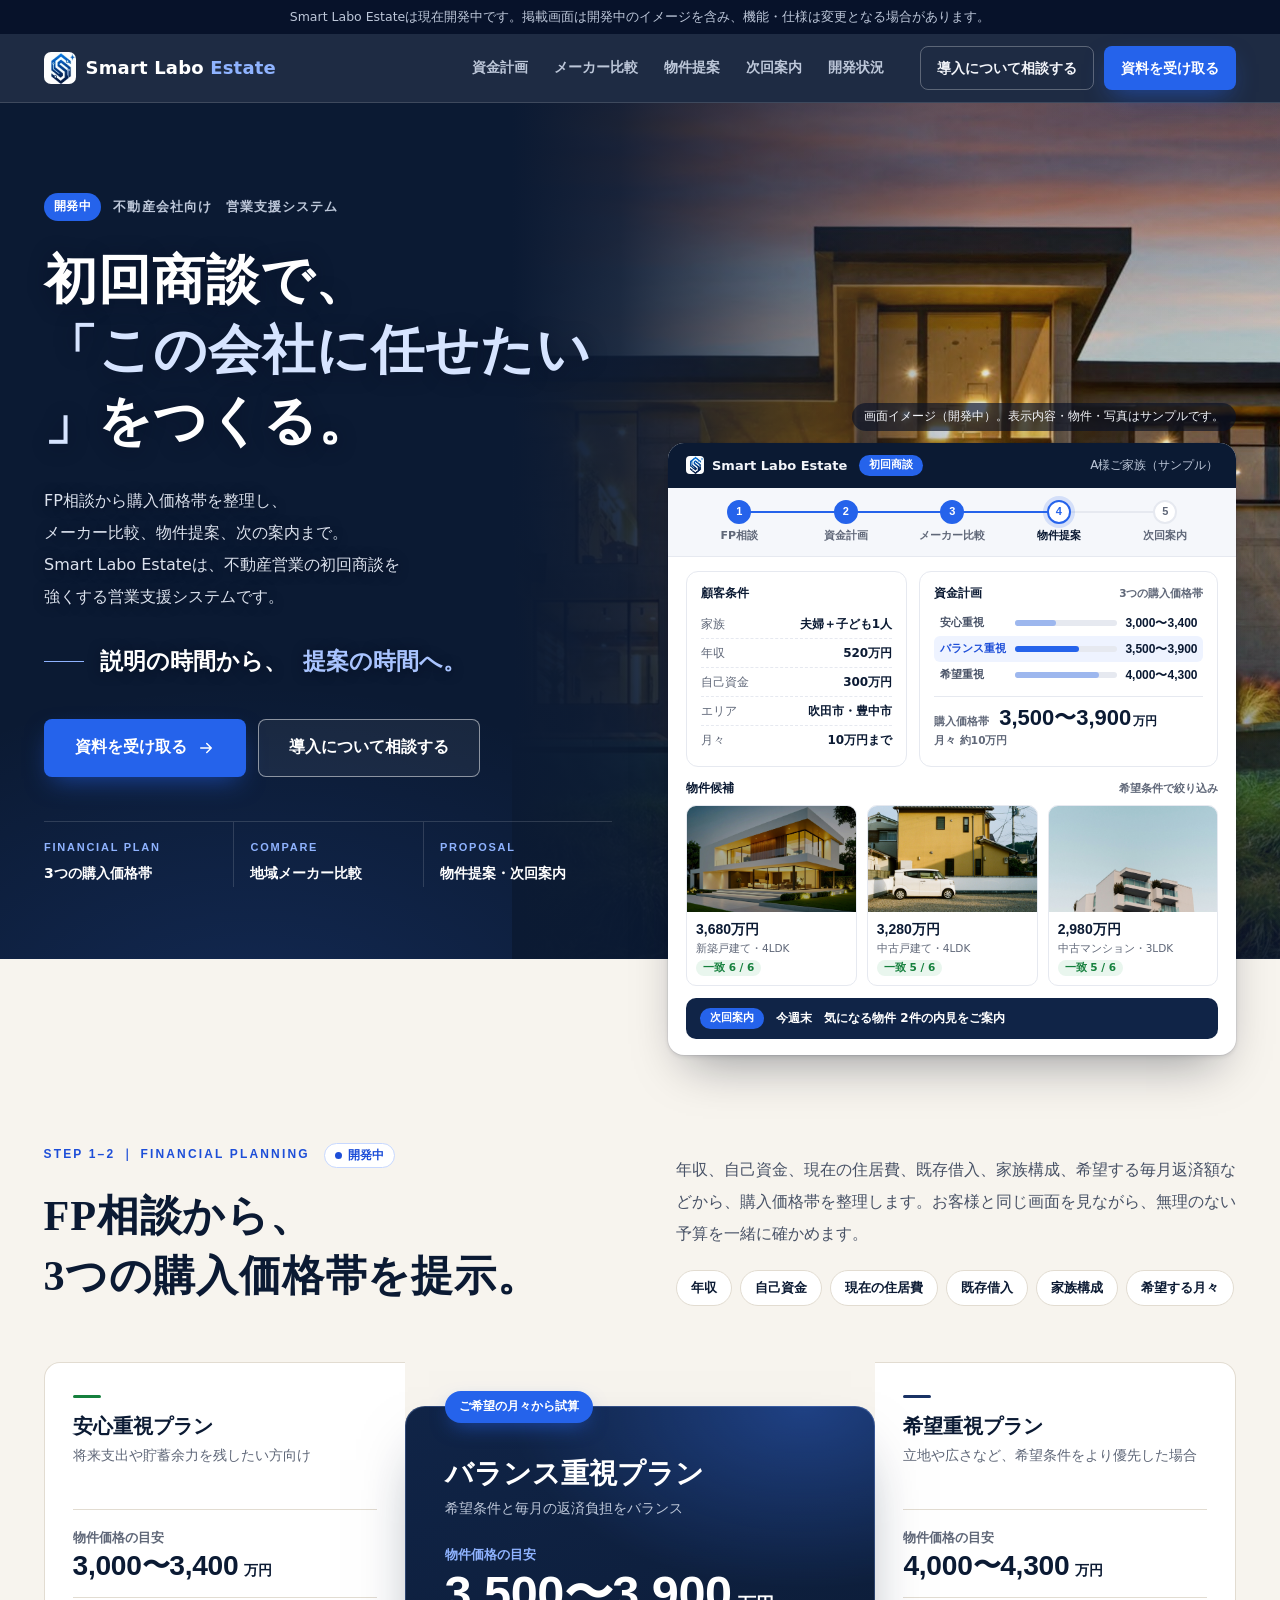
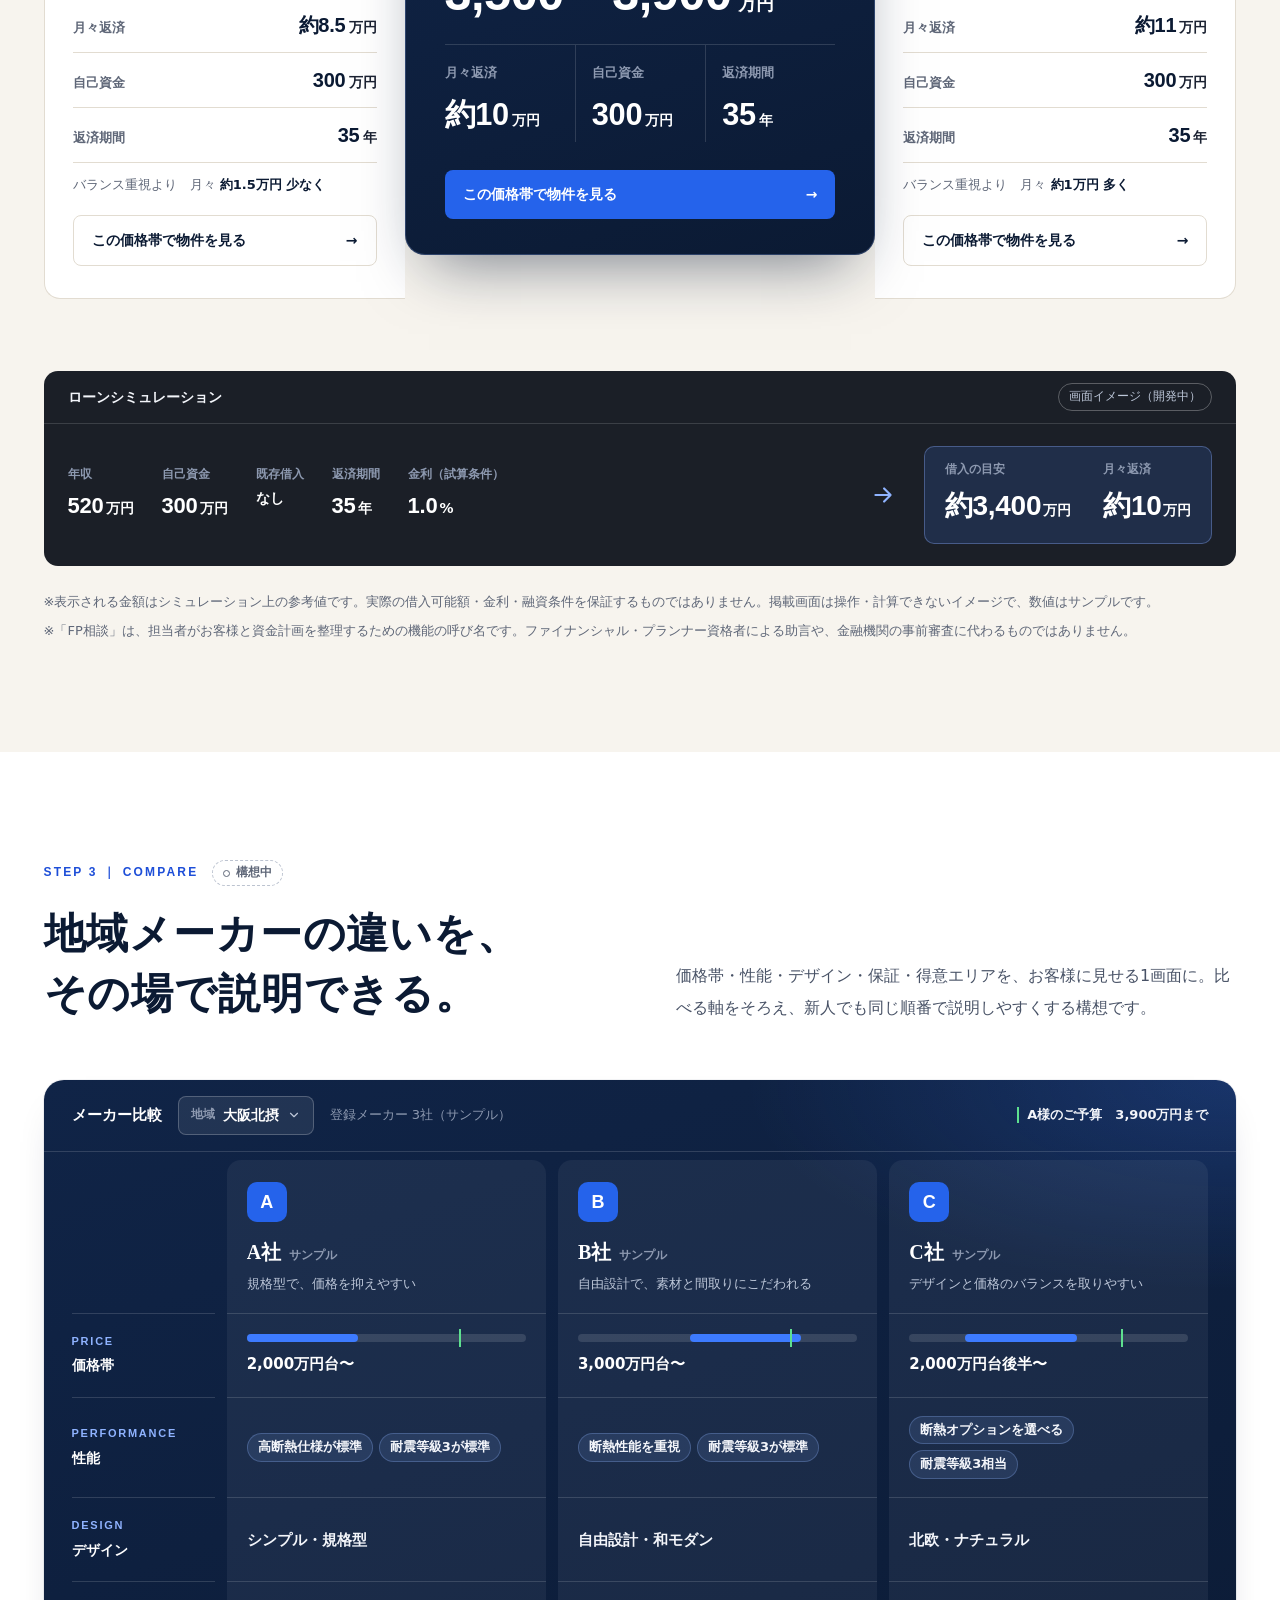
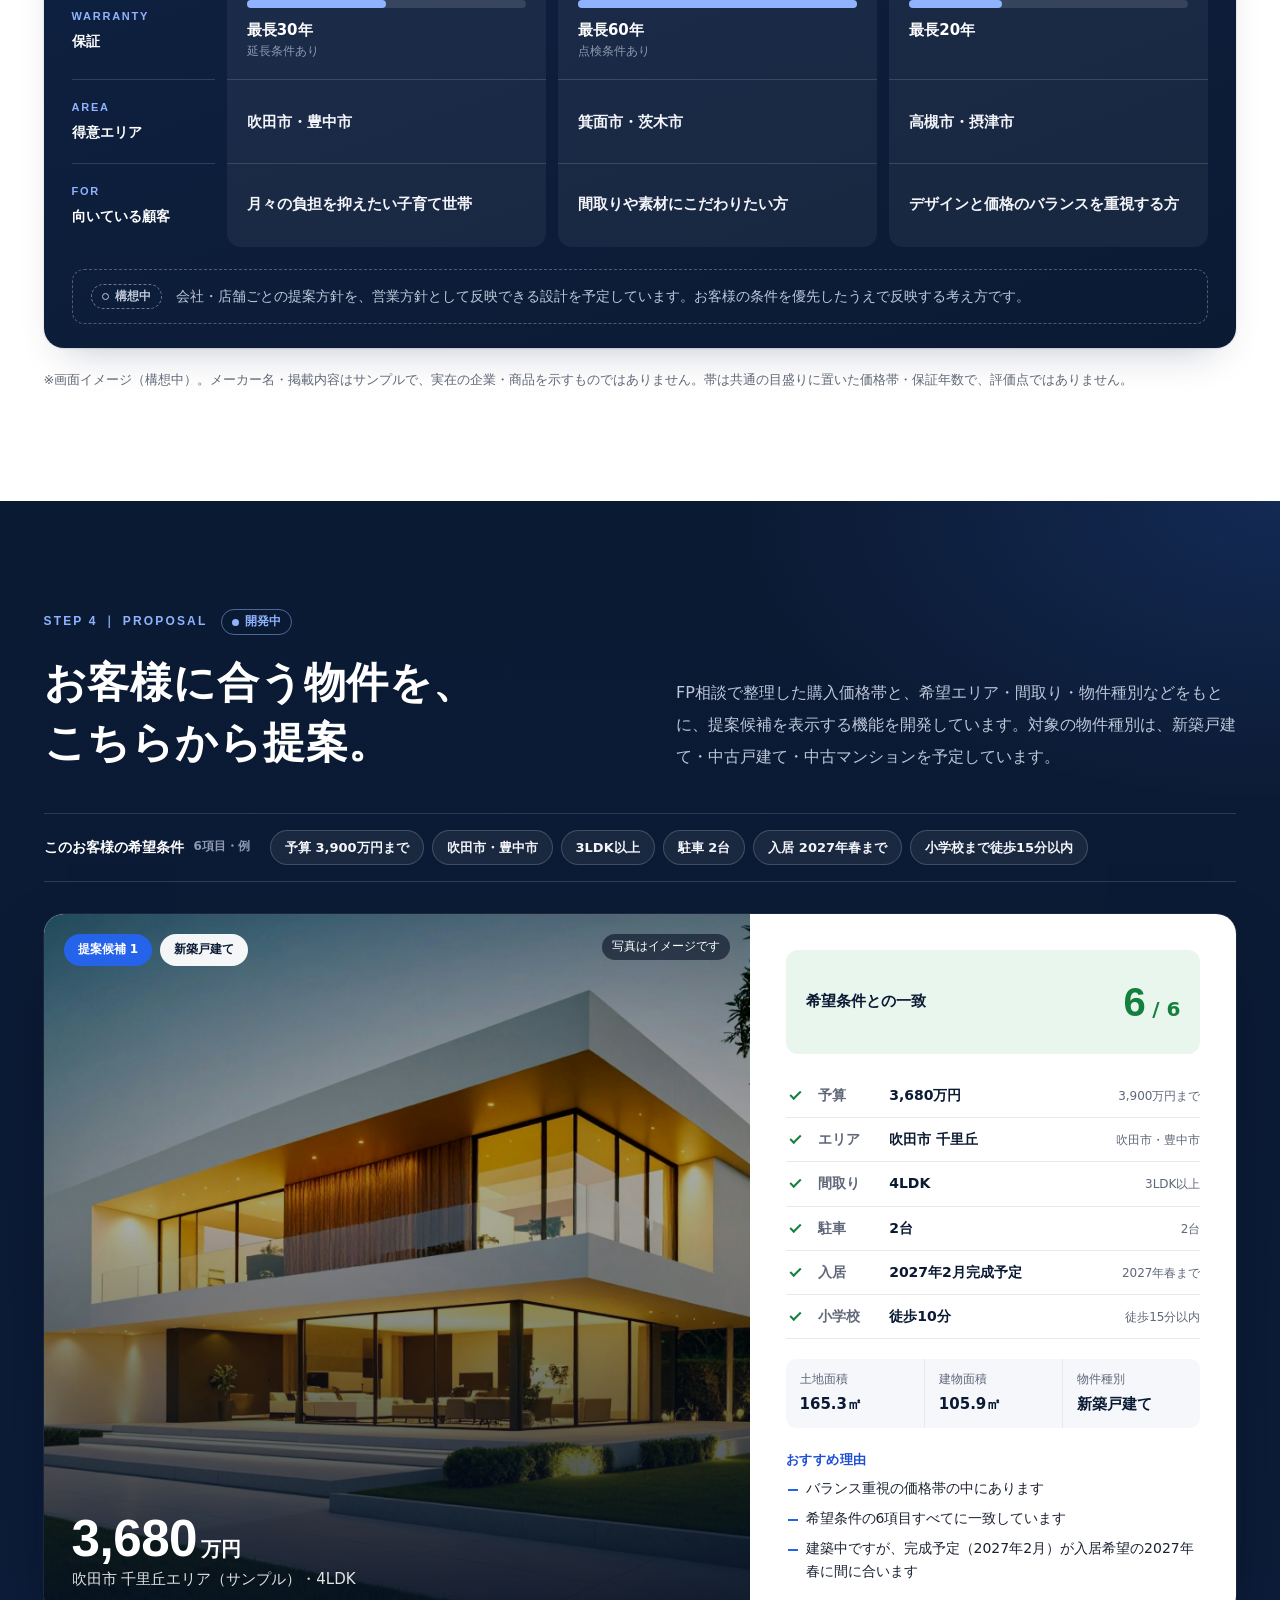
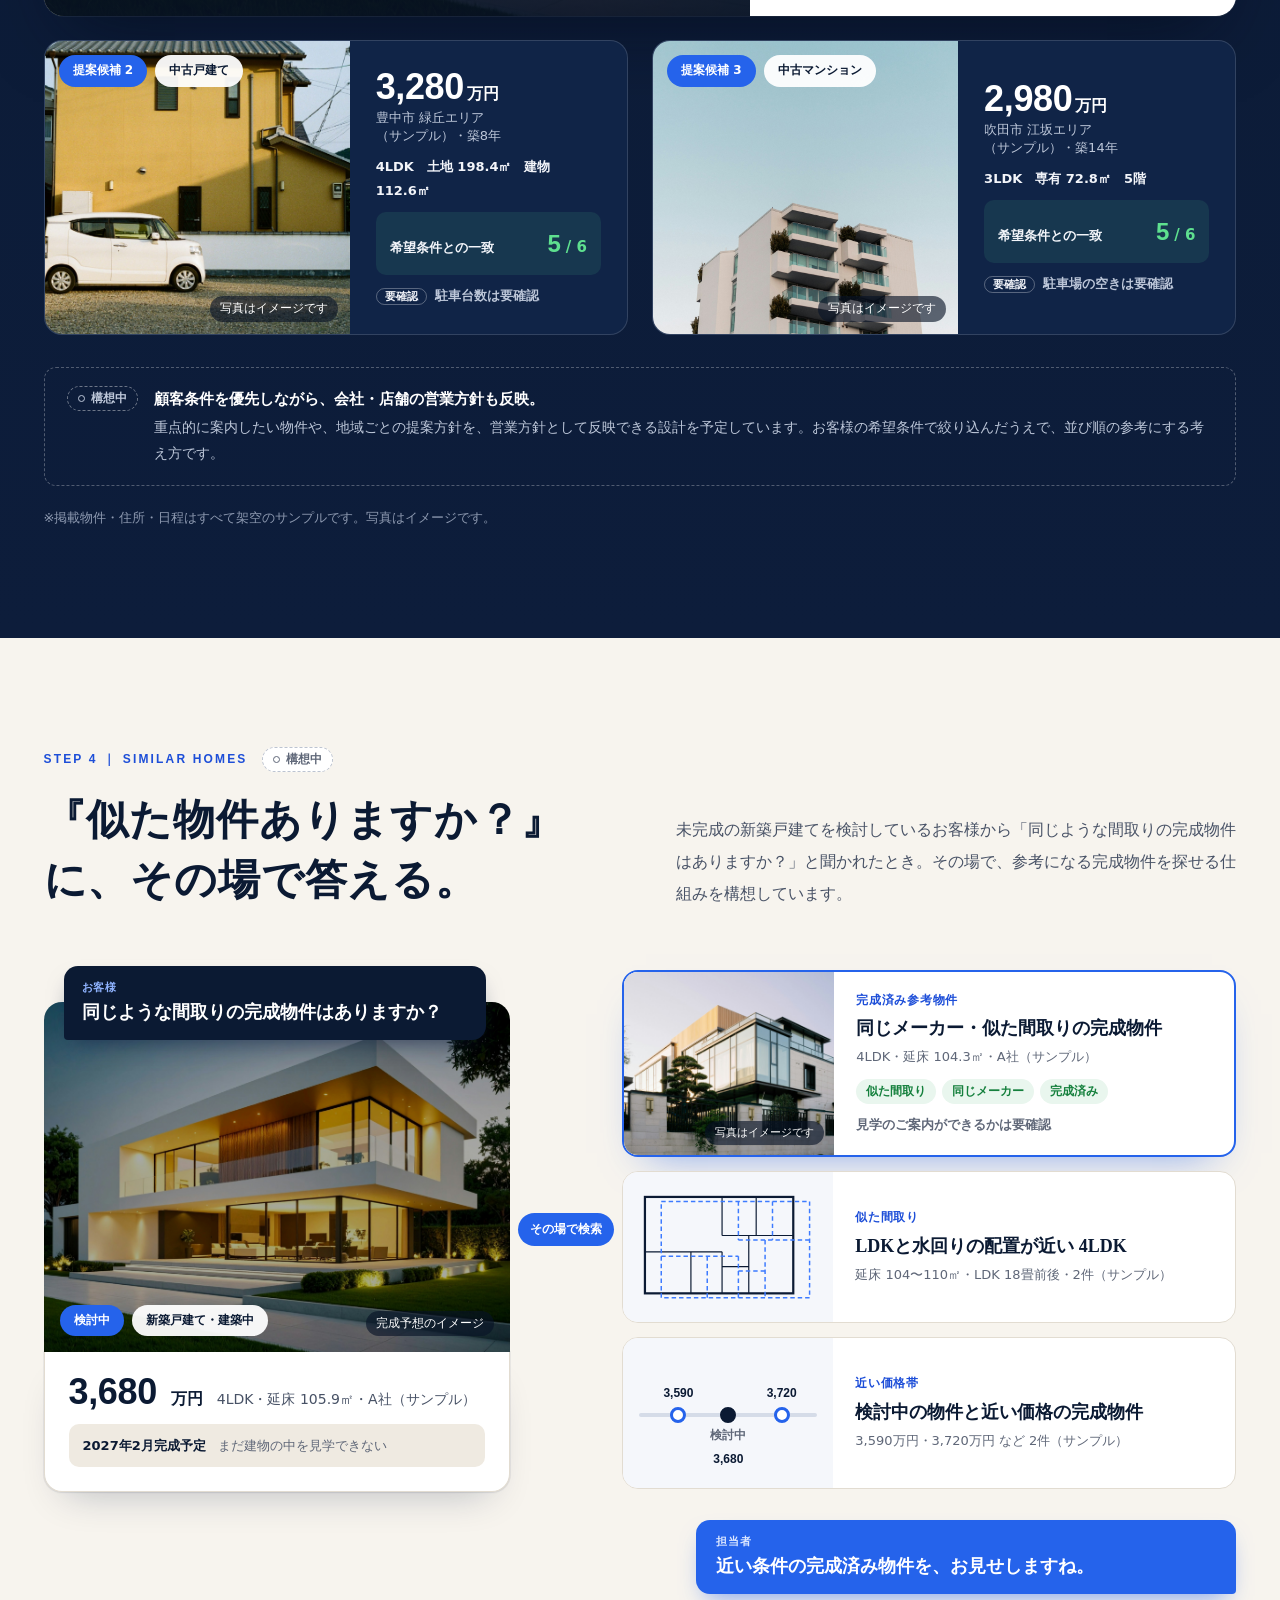
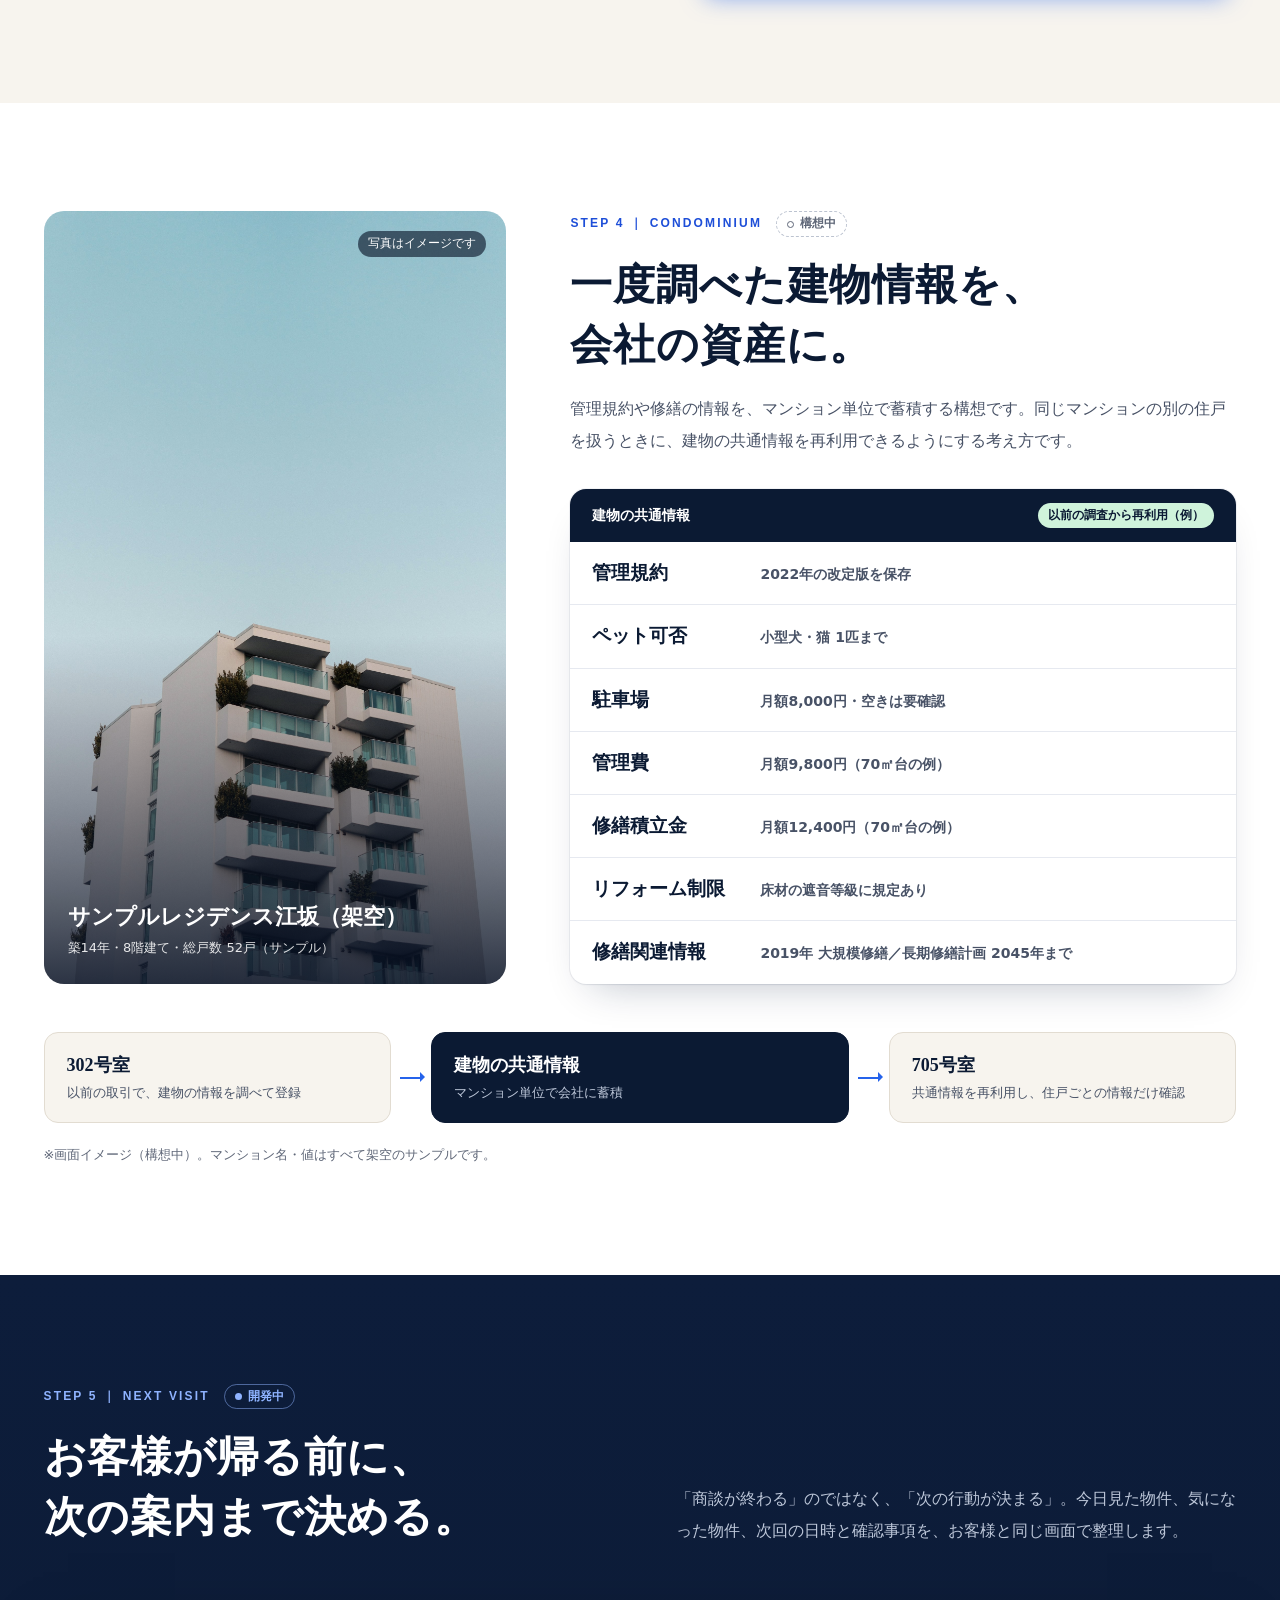
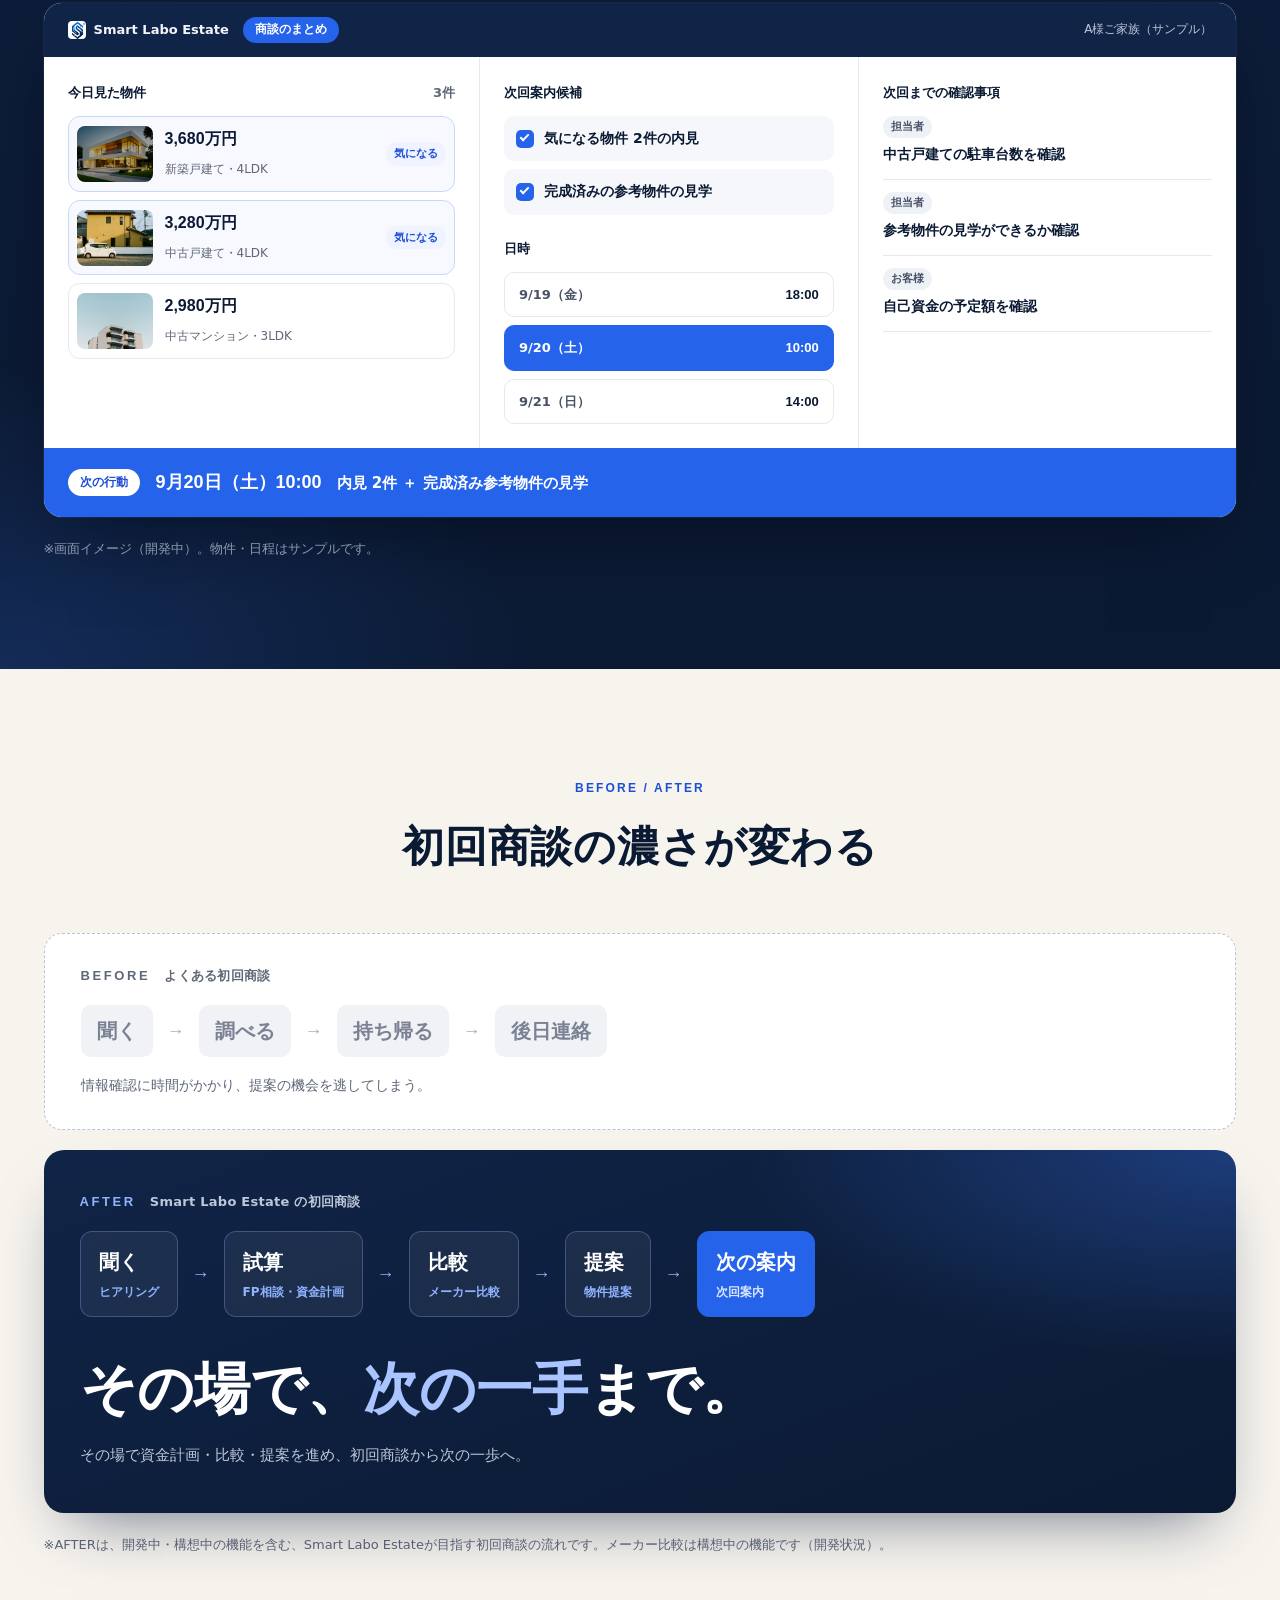
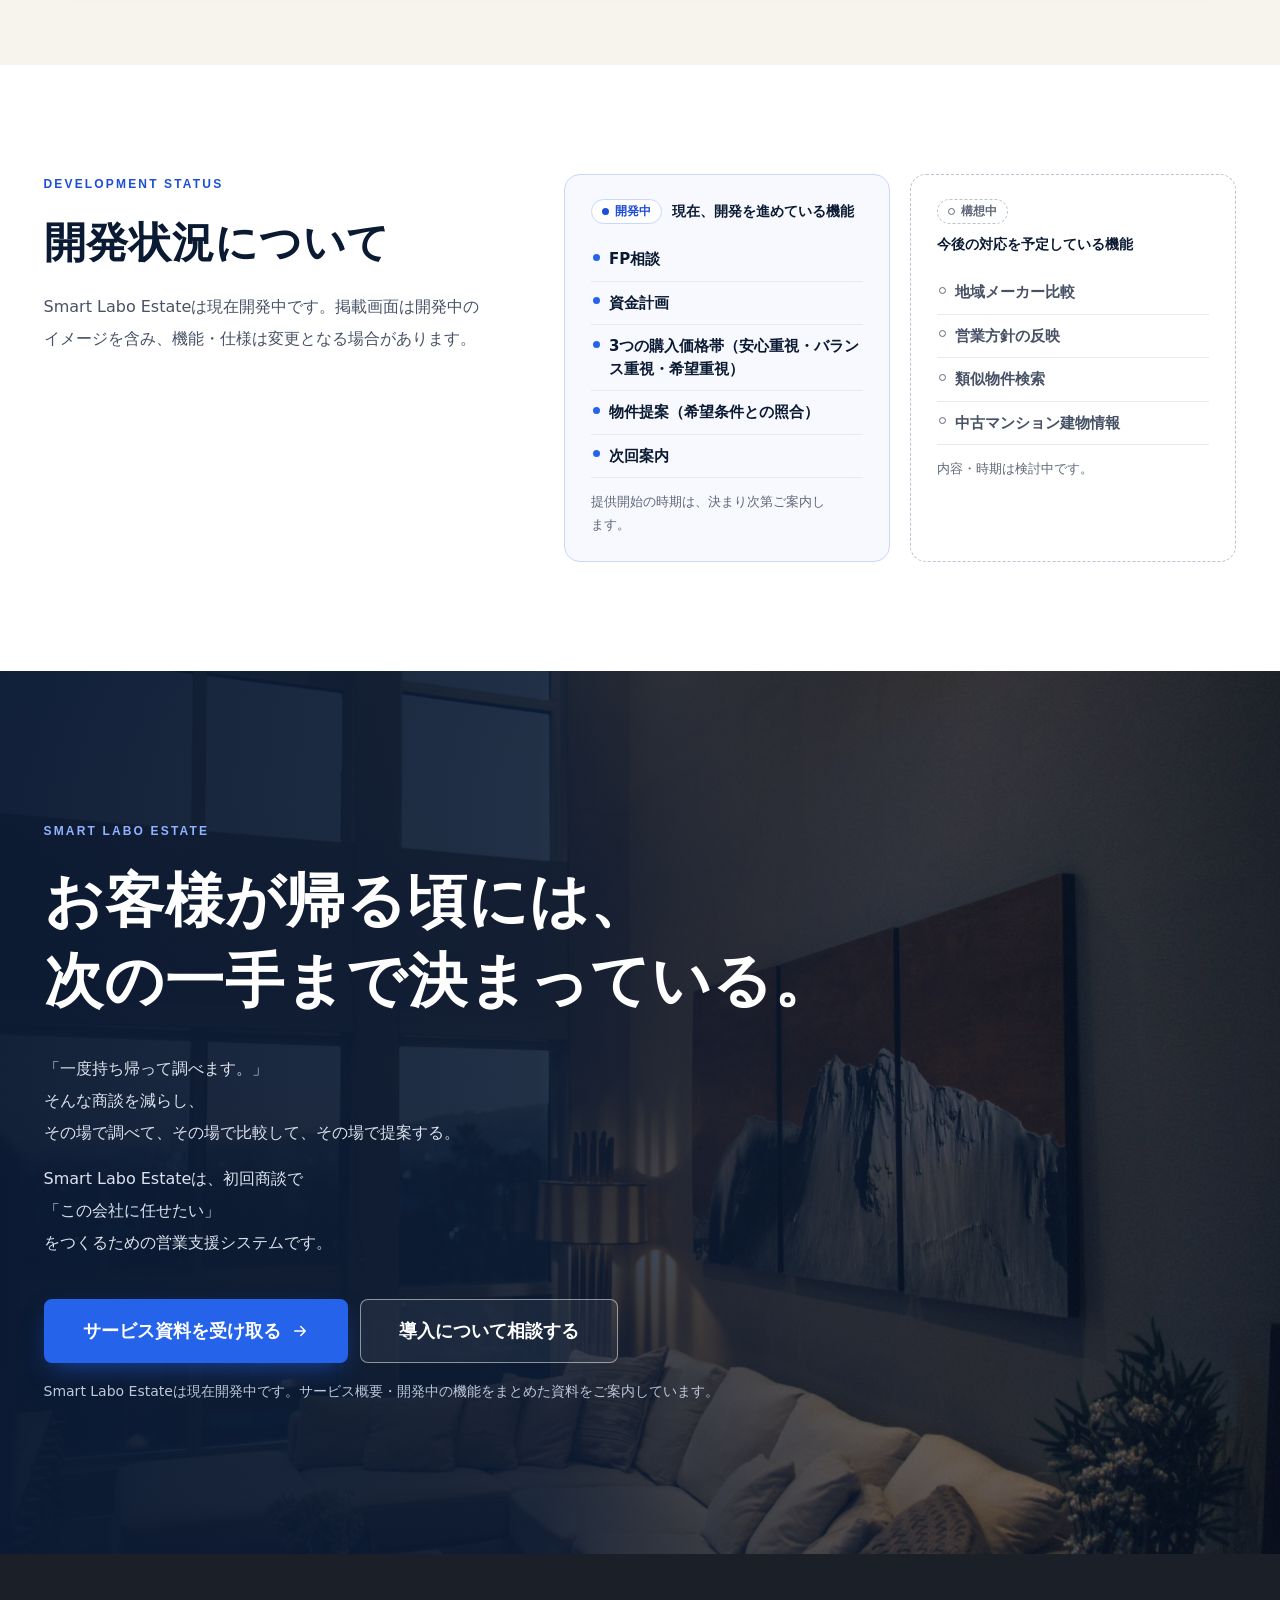
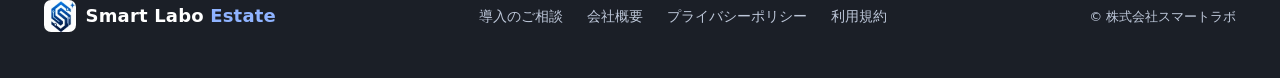
<file: estate.html>
<!DOCTYPE html>
<html lang="ja">
<head>
<meta charset="UTF-8">
<meta name="viewport" content="width=device-width, initial-scale=1.0">

<!-- ============================================================
     Smart Labo Estate — 不動産会社向け 営業用LP（estate.html）
     v4 2026-09-14（branch: feature/estate-lp-v1）
     方向: 高級不動産 × modern SaaS × 営業プレゼンツール（2026-09-14 代表が方向性を承認）。
     構成: FV → STEP1-2 FP相談 → STEP3 地域メーカー比較 → STEP4 物件提案 → 類似物件 → 中古マンション
           → STEP5 次回案内 → BEFORE/AFTER → 開発状況 → 最終CTA

     厳守:
       - Smart Labo Estate は開発中。未実装の機能を「利用できる」と書かない（開発中／構想中を明記）。
       - 導入実績・成約率・売上などの数値、導入事例、お客様の声を作らない。
       - 金額はすべてシミュレーション上の参考値（サンプル）。借入・融資・審査を保証する表現を使わない。
       - 物件・住所・日程・メーカー・マンションはすべて架空のサンプル。
       - 扱う物件種別は 新築戸建て／中古戸建て／中古マンション の3種だけ（新築マンション・賃貸は載せない）。
       - 写真: assets/images/estate/*.jpg は Unsplash License の写真（2026-09-14 代表承認で取得）。
         実物件の写真へ差し替える前提。差し替えは同名ファイルの置き換えで済む。
           estate-hero-dusk-house.jpg    … Michael Brown   https://unsplash.com/photos/G48h926L2qo（FV・OGP画像）
           estate-photo-new-house.jpg    … Arthur BAUDRY   https://unsplash.com/photos/4vioYQ9Nn9Y
           estate-photo-used-house.jpg   … Minh            https://unsplash.com/photos/NpsF_YOkAhs
                                           （京都の住宅。2026-09-14 に米国風の写真から差し替え）
           estate-photo-condo.jpg        … Doug Bagg       https://unsplash.com/photos/HDxvXqUJ3BQ
           estate-photo-similar-done.jpg … Alex Zhao       https://unsplash.com/photos/s5dBQmg_9Tk（類似物件の完成済み参考物件）
           estate-photo-interior.jpg     … Roberto Nickson https://unsplash.com/photos/rEJxpBskj3Q（最終CTAの背景）
       - 照合は「希望条件との一致 n / 6」（Estate RE-12：重み付きの総合点を持たない＝％は使わない）。
       - プラン名は Estate 本体（CX-01）と同じ「安心重視・バランス重視・希望重視」。
       - 営業方針は「顧客条件を優先したうえで反映できる設計を予定」（構想中）。
       - 限定公開（2026-09-14 代表判断）: noindex・sitemap.xml へ追加しない・既存ページからリンクしない。
         canonical / og:url は https://smartlaboworks.com/estate.html。
         OGP画像は assets/images/estate/ogp-estate-1200x630.jpg（FVの夕景写真から作成）。
       - CSS は estate.css だけ。JS は共通の main.js だけ（メニューの開閉）。外部CDN・Webフォントなし。
     ============================================================ -->

<title>Smart Labo Estate｜不動産営業の初回商談を強くする営業支援システム</title>
<meta name="description" content="不動産会社向けの営業支援システム「Smart Labo Estate」（開発中）。FP相談から購入価格帯を整理し、物件提案、次回案内まで、初回商談をその場で進める仕組みを目指しています。">
<!-- 限定公開（2026-09-14 代表判断）: 検索結果に出さない（noindex）。sitemap.xml には追加せず、
     既存ページからもリンクしない。営業時にURLを直接お送りする。 -->
<meta name="robots" content="noindex, follow">
<link rel="canonical" href="https://smartlaboworks.com/estate.html">
<link rel="icon" href="assets/brand/favicon-32.png" sizes="32x32" type="image/png">
<link rel="icon" href="assets/brand/favicon-48.png" sizes="48x48" type="image/png">
<link rel="apple-touch-icon" href="assets/brand/apple-touch-icon.png">

<meta property="og:type" content="website">
<meta property="og:site_name" content="Smart Labo Estate">
<meta property="og:title" content="Smart Labo Estate｜不動産営業の初回商談を強くする営業支援システム">
<meta property="og:description" content="不動産会社向けの営業支援システム「Smart Labo Estate」（開発中）。FP相談から購入価格帯を整理し、物件提案、次回案内まで、初回商談をその場で進める仕組みを目指しています。">
<meta property="og:url" content="https://smartlaboworks.com/estate.html">
<meta property="og:image" content="https://smartlaboworks.com/assets/images/estate/ogp-estate-1200x630.jpg">
<meta property="og:image:width" content="1200">
<meta property="og:image:height" content="630">
<meta property="og:image:alt" content="Smart Labo Estate — 初回商談で、「この会社に任せたい」をつくる。">
<meta property="og:locale" content="ja_JP">
<meta name="twitter:card" content="summary_large_image">
<meta name="twitter:title" content="Smart Labo Estate｜不動産営業の初回商談を強くする営業支援システム">
<meta name="twitter:description" content="不動産会社向けの営業支援システム「Smart Labo Estate」（開発中）。FP相談から購入価格帯を整理し、物件提案、次回案内まで、初回商談をその場で進める仕組みを目指しています。">
<meta name="twitter:image" content="https://smartlaboworks.com/assets/images/estate/ogp-estate-1200x630.jpg">

<!-- 価格・導入実績・評価は載せない（開発中のため）。provider は index.html の Organization を参照する。 -->
<script type="application/ld+json">
{
  "@context": "https://schema.org",
  "@type": "Service",
  "name": "Smart Labo Estate",
  "serviceType": "不動産会社向け営業支援システム（開発中）",
  "description": "FP相談から購入価格帯を整理し、物件提案、次回案内まで、不動産営業の初回商談をその場で進めるための営業支援システム。現在開発中。",
  "url": "https://smartlaboworks.com/estate.html",
  "areaServed": "JP",
  "audience": { "@type": "BusinessAudience", "audienceType": "不動産会社" },
  "provider": { "@id": "https://smartlaboworks.com/#organization" }
}
</script>

<link rel="preload" as="image" href="assets/images/estate/estate-hero-dusk-house.jpg">
<link rel="stylesheet" href="assets/css/estate.css">
<script>document.documentElement.classList.add('js');</script>
</head>
<body class="estate">

<a class="es-skip" href="#main">本文へスキップ</a>

<aside class="es-topbar" aria-label="開発状況のお知らせ">
  <p class="es-wrap">Smart Labo Estateは現在開発中です。掲載画面は開発中のイメージを含み、機能・仕様は変更となる場合があります。</p>
</aside>

<!-- id="siteHeader" / id="site-nav" / data-nav-toggle は共通 main.js の開閉用。
     メニューボタンをナビより前に置き、開いた後の Tab がナビのリンクへ進むようにしている。 -->
<header class="es-header" id="siteHeader">
  <div class="es-wrap es-header__inner">
    <a href="estate.html" class="es-logo" aria-label="Smart Labo Estate トップ">
      <img class="es-logo__icon" src="assets/brand/icon-color-64.webp" alt="" width="32" height="32">
      <span class="es-logo__text">Smart Labo <b>Estate</b></span>
    </a>

    <button class="es-menu" type="button" data-nav-toggle aria-controls="site-nav" aria-expanded="false">
      <span class="es-menu__bars" aria-hidden="true"></span>
      <span class="es-sr">メニューを開閉</span>
    </button>

    <nav class="es-nav" id="site-nav" aria-label="メインナビゲーション">
      <a href="#fp">資金計画</a>
      <a href="#makers">メーカー比較</a>
      <a href="#proposal">物件提案</a>
      <a href="#next">次回案内</a>
      <a href="#status">開発状況</a>
    </nav>

    <!-- お問い合わせ（既存の種別だけを使う。contact-api の SLW_TYPES は変更しない）:
           資料を受け取る       … contact.html?type=docs&topic=estate#form（資料請求）※主のCTA
           導入について相談する … contact.html?type=consult&topic=estate#form（無料相談）
         contact-form.js が topic=estate のときだけ、見出し・表示・本文の識別行を種別に合わせて切り替える。
         説明の手段（電話・オンライン・訪問・画面共有など）は相手企業ごとに決めるため、LPでは固定しない。 -->
    <div class="es-header__actions">
      <a class="es-btn es-btn--quiet es-btn--sm es-header__sub" href="contact.html?type=consult&amp;topic=estate#form">導入について相談する</a>
      <!-- 520px以下はロゴ・メニューと並ぶ幅が足りないため、同じリンクを短い「資料請求」で表示する -->
      <a class="es-btn es-btn--primary es-btn--sm" href="contact.html?type=docs&amp;topic=estate#form"><span><span class="es-hide-sm">資料を受け取る</span><span class="es-show-sm">資料請求</span></span></a>
    </div>
  </div>
</header>

<main id="main">

  <!-- ============================== ファーストビュー ============================== -->
  <section class="es-hero" aria-labelledby="hero-title">
    <div class="es-hero__photo" aria-hidden="true">
      <img src="assets/images/estate/estate-hero-dusk-house.jpg" alt="" width="2000" height="1128" fetchpriority="high">
    </div>

    <div class="es-wrap es-hero__inner">
      <div class="es-hero__copy">
        <p class="es-kicker"><span class="es-kicker__tag">開発中</span>不動産会社向け　営業支援システム</p>
        <h1 class="es-hero__title" id="hero-title">初回商談で、<br><span class="es-hero__quote">「この会社に任せたい」</span>を<wbr>つくる。</h1>
        <p class="es-hero__lead">FP相談から購入価格帯を整理し、<br>メーカー比較、物件提案、次の案内まで。<br>Smart Labo Estateは、<br class="es-br-sm">不動産営業の初回商談を強くする<br class="es-br-sm">営業支援システムです。</p>
        <p class="es-hero__punch">説明の時間から、<em>提案の時間へ。</em></p>
        <div class="es-hero__actions">
          <a class="es-btn es-btn--primary es-btn--lg" href="contact.html?type=docs&amp;topic=estate#form">資料を受け取る
            <svg viewBox="0 0 24 24" fill="none" stroke="currentColor" stroke-width="2" stroke-linecap="round" stroke-linejoin="round" aria-hidden="true"><path d="M5 12h14M13 6l6 6-6 6"/></svg>
          </a>
          <a class="es-btn es-btn--ghost es-btn--lg" href="contact.html?type=consult&amp;topic=estate#form">導入について相談する</a>
        </div>
        <dl class="es-hero__facts">
          <div><dt>FINANCIAL PLAN</dt><dd>3つの購入価格帯</dd></div>
          <div><dt>COMPARE</dt><dd>地域メーカー比較</dd></div>
          <div><dt>PROPOSAL</dt><dd>物件提案・次回案内</dd></div>
        </dl>
      </div>

      <!-- 商談画面のイメージ（HTML/CSS）。読み上げでは role="img" の説明文1つにまとめる。 -->
      <figure class="es-hero__visual">
        <div class="es-deck" role="img" aria-label="Smart Labo Estate の初回商談画面のイメージ。お客様の条件（夫婦と子ども1人・年収520万円・自己資金300万円・希望エリア吹田市・豊中市・希望の月々10万円）、3つの資金計画（安心重視・バランス重視・希望重視）と購入価格帯3,500万〜3,900万円、写真付きの物件候補3件、今週末の内見のご案内が1画面に並んでいる。">
          <div class="es-deck__bar">
            <span class="es-deck__brand"><img src="assets/brand/icon-color-64.webp" alt="" width="18" height="18">Smart Labo Estate</span>
            <span class="es-deck__mode">初回商談</span>
            <span class="es-deck__who">A様ご家族（サンプル）</span>
          </div>

          <ol class="es-deck__steps">
            <li class="is-done"><i>1</i>FP相談</li>
            <li class="is-done"><i>2</i>資金計画</li>
            <li class="is-done"><i>3</i>メーカー比較</li>
            <li class="is-now"><i>4</i>物件提案</li>
            <li><i>5</i>次回案内</li>
          </ol>

          <div class="es-deck__grid">
            <div class="es-deck__block">
              <p class="es-deck__label">顧客条件</p>
              <ul class="es-deck__conds">
                <li><span>家族</span>夫婦＋子ども1人</li>
                <li><span>年収</span>520万円</li>
                <li><span>自己資金</span>300万円</li>
                <li><span>エリア</span>吹田市・豊中市</li>
                <li><span>月々</span>10万円まで</li>
              </ul>
            </div>
            <div class="es-deck__block es-deck__block--plan">
              <p class="es-deck__label">資金計画<span>3つの購入価格帯</span></p>
              <ul class="es-deck__plans">
                <li><span>安心重視</span><b>3,000〜3,400</b><i style="--w:40%"></i></li>
                <li class="is-on"><span>バランス重視</span><b>3,500〜3,900</b><i style="--w:62%"></i></li>
                <li><span>希望重視</span><b>4,000〜4,300</b><i style="--w:82%"></i></li>
              </ul>
              <p class="es-deck__price"><small>購入価格帯</small><b>3,500〜3,900<span>万円</span></b><small>月々 約10万円</small></p>
            </div>
          </div>

          <div class="es-deck__props">
            <p class="es-deck__label">物件候補<span>希望条件で絞り込み</span></p>
            <div class="es-deck__prop-list">
              <div class="es-deck__prop">
                <img src="assets/images/estate/estate-photo-new-house.jpg" alt="" width="2000" height="1556">
                <p><b>3,680万円</b><span>新築戸建て・4LDK</span><em>一致 6 / 6</em></p>
              </div>
              <div class="es-deck__prop">
                <img src="assets/images/estate/estate-photo-used-house.jpg" alt="" width="2000" height="1326">
                <p><b>3,280万円</b><span>中古戸建て・4LDK</span><em>一致 5 / 6</em></p>
              </div>
              <div class="es-deck__prop">
                <img src="assets/images/estate/estate-photo-condo.jpg" alt="" width="2000" height="3000">
                <p><b>2,980万円</b><span>中古マンション・3LDK</span><em>一致 5 / 6</em></p>
              </div>
            </div>
          </div>

          <div class="es-deck__next">
            <span class="es-deck__next-tag">次回案内</span>
            <span>今週末　気になる物件 2件の内見をご案内</span>
          </div>
        </div>
        <figcaption class="es-hero__cap">画面イメージ（開発中）。表示内容・物件・写真はサンプルです。</figcaption>
      </figure>
    </div>
  </section>

  <!-- ============================== STEP 1–2 FP相談 → 3つの購入価格帯 ============================== -->
  <!-- 金額はサンプル（シミュレーション上の参考値）。中央のバランス重視を主役にし、左右を補助として置く。
       3枚とも同じ項目を同じ順（物件価格・月々返済・自己資金・返済期間）で並べ、比べやすくする。 -->
  <section class="es-fp" id="fp" aria-labelledby="fp-title">
    <div class="es-wrap">
      <div class="es-sec-head">
        <div>
          <p class="es-eyebrow"><span class="es-eyebrow__en">STEP 1–2 ｜ FINANCIAL PLANNING</span><span class="es-status es-status--dev">開発中</span></p>
          <h2 class="es-h2" id="fp-title">FP相談から、<br>3つの購入価格帯を提示。</h2>
        </div>
        <div>
          <p class="es-lead">年収、自己資金、現在の住居費、既存借入、家族構成、希望する毎月返済額などから、購入価格帯を整理します。お客様と同じ画面を見ながら、無理のない予算を一緒に確かめます。</p>
          <ul class="es-hearing" aria-label="伺う項目">
            <li>年収</li><li>自己資金</li><li>現在の住居費</li><li>既存借入</li><li>家族構成</li><li>希望する月々</li>
          </ul>
        </div>
      </div>

      <ul class="es-plans" aria-label="3つの購入価格帯（例）">
        <li class="es-plan es-plan--side es-plan--safe">
          <p class="es-plan__name">安心重視プラン</p>
          <p class="es-plan__desc">将来支出や貯蓄余力を残したい方向け</p>
          <p class="es-plan__label">物件価格の目安</p>
          <p class="es-plan__price"><span class="es-num">3,000〜3,400</span><small>万円</small></p>
          <dl class="es-plan__stats">
            <div><dt>月々返済</dt><dd><span class="es-num">約8.5</span>万円</dd></div>
            <div><dt>自己資金</dt><dd><span class="es-num">300</span>万円</dd></div>
            <div><dt>返済期間</dt><dd><span class="es-num">35</span>年</dd></div>
          </dl>
          <p class="es-plan__delta">バランス重視より　月々 <b>約1.5万円 少なく</b></p>
          <a class="es-plan__link" href="#proposal">この価格帯で物件を見る<span class="es-sr">（安心重視プラン）</span><span aria-hidden="true">→</span></a>
        </li>
        <li class="es-plan es-plan--main">
          <p class="es-plan__flag">ご希望の月々から試算</p>
          <p class="es-plan__name">バランス重視プラン</p>
          <p class="es-plan__desc">希望条件と毎月の返済負担をバランス</p>
          <p class="es-plan__label">物件価格の目安</p>
          <p class="es-plan__price"><span class="es-num">3,500〜3,900</span><small>万円</small></p>
          <dl class="es-plan__stats">
            <div><dt>月々返済</dt><dd><span class="es-num">約10</span>万円</dd></div>
            <div><dt>自己資金</dt><dd><span class="es-num">300</span>万円</dd></div>
            <div><dt>返済期間</dt><dd><span class="es-num">35</span>年</dd></div>
          </dl>
          <a class="es-plan__link" href="#proposal">この価格帯で物件を見る<span class="es-sr">（バランス重視プラン）</span><span aria-hidden="true">→</span></a>
        </li>
        <li class="es-plan es-plan--side es-plan--hope">
          <p class="es-plan__name">希望重視プラン</p>
          <p class="es-plan__desc">立地や広さなど、希望条件をより優先した場合</p>
          <p class="es-plan__label">物件価格の目安</p>
          <p class="es-plan__price"><span class="es-num">4,000〜4,300</span><small>万円</small></p>
          <dl class="es-plan__stats">
            <div><dt>月々返済</dt><dd><span class="es-num">約11</span>万円</dd></div>
            <div><dt>自己資金</dt><dd><span class="es-num">300</span>万円</dd></div>
            <div><dt>返済期間</dt><dd><span class="es-num">35</span>年</dd></div>
          </dl>
          <p class="es-plan__delta">バランス重視より　月々 <b>約1万円 多く</b></p>
          <a class="es-plan__link" href="#proposal">この価格帯で物件を見る<span class="es-sr">（希望重視プラン）</span><span aria-hidden="true">→</span></a>
        </li>
      </ul>

      <figure class="es-console">
        <div class="es-console__head">
          <span class="es-console__title">ローンシミュレーション</span>
          <span class="es-console__tag">画面イメージ（開発中）</span>
        </div>
        <div class="es-console__body">
          <dl class="es-console__inputs">
            <div><dt>年収</dt><dd><span class="es-num">520</span>万円</dd></div>
            <div><dt>自己資金</dt><dd><span class="es-num">300</span>万円</dd></div>
            <div><dt>既存借入</dt><dd>なし</dd></div>
            <div><dt>返済期間</dt><dd><span class="es-num">35</span>年</dd></div>
            <div><dt>金利（試算条件）</dt><dd><span class="es-num">1.0</span>%</dd></div>
          </dl>
          <span class="es-console__arrow" aria-hidden="true">
            <svg viewBox="0 0 24 24" fill="none" stroke="currentColor" stroke-width="2" stroke-linecap="round" stroke-linejoin="round"><path d="M5 12h14M13 6l6 6-6 6"/></svg>
          </span>
          <dl class="es-console__result">
            <div><dt>借入の目安</dt><dd><span class="es-num">約3,400</span>万円</dd></div>
            <div><dt>月々返済</dt><dd><span class="es-num">約10</span>万円</dd></div>
          </dl>
        </div>
        <figcaption class="es-sr">ローンシミュレーションの画面イメージ（開発中）。操作・計算はできません。数値はサンプルです。</figcaption>
      </figure>

      <div class="es-notes">
        <p>表示される金額はシミュレーション上の参考値です。実際の借入可能額・金利・融資条件を保証するものではありません。掲載画面は操作・計算できないイメージで、数値はサンプルです。</p>
        <p>「FP相談」は、担当者がお客様と資金計画を整理するための機能の呼び名です。ファイナンシャル・プランナー資格者による助言や、金融機関の事前審査に代わるものではありません。</p>
      </div>
    </div>
  </section>

  <!-- ============================== STEP 3 地域メーカー比較（構想中） ============================== -->
  <!-- メーカーは架空のサンプル（A社・B社・C社）。特徴の説明にとどめ、優劣・推奨区分を付けない。
       価格帯・保証の帯は共通の目盛りに置いた事実の比較で、評価点ではない。
       狭い画面では比較軸ごとに A/B/C を縦に並べる（display を変えても表として読めるよう role を付ける）。 -->
  <section class="es-makers" id="makers" aria-labelledby="makers-title">
    <div class="es-wrap">
      <div class="es-sec-head">
        <div>
          <p class="es-eyebrow"><span class="es-eyebrow__en">STEP 3 ｜ COMPARE</span><span class="es-status es-status--idea">構想中</span></p>
          <h2 class="es-h2" id="makers-title">地域メーカーの違いを、<br>その場で説明できる。</h2>
        </div>
        <p class="es-lead">価格帯・性能・デザイン・保証・得意エリアを、お客様に見せる1画面に。比べる軸をそろえ、新人でも同じ順番で説明しやすくする構想です。</p>
      </div>

      <figure class="es-board">
        <div class="es-board__bar">
          <span class="es-board__title">メーカー比較</span>
          <span class="es-board__area"><span>地域</span>大阪北摂
            <svg viewBox="0 0 24 24" fill="none" stroke="currentColor" stroke-width="2" stroke-linecap="round" stroke-linejoin="round" aria-hidden="true"><path d="M6 9l6 6 6-6"/></svg>
          </span>
          <span class="es-board__meta">登録メーカー 3社（サンプル）</span>
          <span class="es-board__budget"><i aria-hidden="true"></i>A様のご予算　3,900万円まで</span>
        </div>
        <div class="es-board__body">
          <table class="es-mk" role="table">
            <caption class="es-sr">大阪北摂の地域メーカー比較（サンプル）</caption>
            <thead role="rowgroup">
              <tr role="row">
                <td class="es-mk__corner" role="cell"></td>
                <th scope="col" role="columnheader"><span class="es-mk__mark" aria-hidden="true">A</span><span class="es-mk__name">A社<small>サンプル</small></span><span class="es-mk__tagline">規格型で、価格を抑えやすい</span></th>
                <th scope="col" role="columnheader"><span class="es-mk__mark" aria-hidden="true">B</span><span class="es-mk__name">B社<small>サンプル</small></span><span class="es-mk__tagline">自由設計で、素材と間取りにこだわれる</span></th>
                <th scope="col" role="columnheader"><span class="es-mk__mark" aria-hidden="true">C</span><span class="es-mk__name">C社<small>サンプル</small></span><span class="es-mk__tagline">デザインと価格のバランスを取りやすい</span></th>
              </tr>
            </thead>
            <tbody role="rowgroup">
              <tr role="row">
                <th scope="row" role="rowheader"><span>PRICE</span>価格帯</th>
                <td role="cell" data-label="A社"><div class="es-mk__range es-mk__range--a" aria-hidden="true"><i></i></div><b>2,000万円台〜</b></td>
                <td role="cell" data-label="B社"><div class="es-mk__range es-mk__range--b" aria-hidden="true"><i></i></div><b>3,000万円台〜</b></td>
                <td role="cell" data-label="C社"><div class="es-mk__range es-mk__range--c" aria-hidden="true"><i></i></div><b>2,000万円台後半〜</b></td>
              </tr>
              <tr role="row">
                <th scope="row" role="rowheader"><span>PERFORMANCE</span>性能</th>
                <td role="cell" data-label="A社"><ul class="es-mk__chips"><li>高断熱仕様が標準</li><li>耐震等級3が標準</li></ul></td>
                <td role="cell" data-label="B社"><ul class="es-mk__chips"><li>断熱性能を重視</li><li>耐震等級3が標準</li></ul></td>
                <td role="cell" data-label="C社"><ul class="es-mk__chips"><li>断熱オプションを選べる</li><li>耐震等級3相当</li></ul></td>
              </tr>
              <tr role="row">
                <th scope="row" role="rowheader"><span>DESIGN</span>デザイン</th>
                <td role="cell" data-label="A社">シンプル・規格型</td>
                <td role="cell" data-label="B社">自由設計・和モダン</td>
                <td role="cell" data-label="C社">北欧・ナチュラル</td>
              </tr>
              <tr role="row">
                <th scope="row" role="rowheader"><span>WARRANTY</span>保証</th>
                <td role="cell" data-label="A社"><div class="es-mk__years es-mk__years--30" aria-hidden="true"><i></i></div><b>最長30年</b><small>延長条件あり</small></td>
                <td role="cell" data-label="B社"><div class="es-mk__years es-mk__years--60" aria-hidden="true"><i></i></div><b>最長60年</b><small>点検条件あり</small></td>
                <td role="cell" data-label="C社"><div class="es-mk__years es-mk__years--20" aria-hidden="true"><i></i></div><b>最長20年</b><small>&nbsp;</small></td>
              </tr>
              <tr role="row">
                <th scope="row" role="rowheader"><span>AREA</span>得意エリア</th>
                <td role="cell" data-label="A社">吹田市・豊中市</td>
                <td role="cell" data-label="B社">箕面市・茨木市</td>
                <td role="cell" data-label="C社">高槻市・摂津市</td>
              </tr>
              <tr role="row">
                <th scope="row" role="rowheader"><span>FOR</span>向いている顧客</th>
                <td role="cell" data-label="A社">月々の負担を抑えたい子育て世帯</td>
                <td role="cell" data-label="B社">間取りや素材にこだわりたい方</td>
                <td role="cell" data-label="C社">デザインと価格のバランスを重視する方</td>
              </tr>
            </tbody>
          </table>
        </div>
        <div class="es-board__foot">
          <span class="es-status es-status--idea-dark">構想中</span>
          <p>会社・店舗ごとの提案方針を、営業方針として反映できる設計を予定しています。お客様の条件を優先したうえで反映する考え方です。</p>
        </div>
      </figure>
      <p class="es-foot es-foot--light">※画面イメージ（構想中）。メーカー名・掲載内容はサンプルで、実在の企業・商品を示すものではありません。帯は共通の目盛りに置いた価格帯・保証年数で、評価点ではありません。</p>
    </div>
  </section>

  <!-- ============================== STEP 4 物件提案 ============================== -->
  <!-- 物件・住所・日程はすべて架空のサンプル。写真は差し替え前提（上部のコメント参照）。 -->
  <section class="es-proposal" id="proposal" aria-labelledby="proposal-title">
    <div class="es-wrap">
      <div class="es-sec-head">
        <div>
          <p class="es-eyebrow es-eyebrow--dark"><span class="es-eyebrow__en">STEP 4 ｜ PROPOSAL</span><span class="es-status es-status--dev-dark">開発中</span></p>
          <h2 class="es-h2 es-h2--dark" id="proposal-title">お客様に合う物件を、<br>こちらから提案。</h2>
        </div>
        <p class="es-lead es-lead--dark">FP相談で整理した購入価格帯と、希望エリア・間取り・物件種別などをもとに、提案候補を表示する機能を開発しています。対象の物件種別は、新築戸建て・中古戸建て・中古マンションを予定しています。</p>
      </div>

      <div class="es-wishes">
        <p class="es-wishes__label">このお客様の希望条件<span>6項目・例</span></p>
        <ul class="es-wishes__list">
          <li>予算 3,900万円まで</li>
          <li>吹田市・豊中市</li>
          <li>3LDK以上</li>
          <li>駐車 2台</li>
          <li>入居 2027年春まで</li>
          <li>小学校まで徒歩15分以内</li>
        </ul>
      </div>

      <article class="es-feature" aria-labelledby="prop-1-title">
        <div class="es-feature__photo">
          <img src="assets/images/estate/estate-photo-new-house.jpg" alt="新築戸建ての外観（イメージ写真）" width="2000" height="1556" loading="lazy">
          <p class="es-feature__tags"><span class="es-tag es-tag--rank">提案候補 1</span><span class="es-tag">新築戸建て</span></p>
          <div class="es-feature__caption">
            <h3 class="es-feature__title" id="prop-1-title"><span class="es-feature__price"><span class="es-num">3,680</span>万円</span><span class="es-feature__addr">吹田市 千里丘エリア（サンプル）・4LDK</span></h3>
          </div>
          <p class="es-imgnote">写真はイメージです</p>
        </div>

        <div class="es-sheet">
          <div class="es-sheet__score">
            <p>希望条件との一致</p>
            <p class="es-sheet__num"><span class="es-num">6</span> / 6</p>
          </div>
          <ul class="es-sheet__checks">
            <li><span>予算</span><b>3,680万円</b><small>3,900万円まで</small></li>
            <li><span>エリア</span><b>吹田市 千里丘</b><small>吹田市・豊中市</small></li>
            <li><span>間取り</span><b>4LDK</b><small>3LDK以上</small></li>
            <li><span>駐車</span><b>2台</b><small>2台</small></li>
            <li><span>入居</span><b>2027年2月完成予定</b><small>2027年春まで</small></li>
            <li><span>小学校</span><b>徒歩10分</b><small>徒歩15分以内</small></li>
          </ul>
          <dl class="es-sheet__spec">
            <div><dt>土地面積</dt><dd>165.3㎡</dd></div>
            <div><dt>建物面積</dt><dd>105.9㎡</dd></div>
            <div><dt>物件種別</dt><dd>新築戸建て</dd></div>
          </dl>
          <div class="es-sheet__why">
            <p>おすすめ理由</p>
            <ul>
              <li>バランス重視の価格帯の中にあります</li>
              <li>希望条件の6項目すべてに一致しています</li>
              <li>建築中ですが、完成予定（2027年2月）が入居希望の2027年春に間に合います</li>
            </ul>
          </div>
        </div>
      </article>

      <div class="es-cands">
        <article class="es-cand" aria-labelledby="prop-2-title">
          <div class="es-cand__photo">
            <img src="assets/images/estate/estate-photo-used-house.jpg" alt="中古戸建ての外観（イメージ写真）" width="2000" height="1326" loading="lazy">
            <p class="es-feature__tags"><span class="es-tag es-tag--rank">提案候補 2</span><span class="es-tag">中古戸建て</span></p>
            <p class="es-imgnote">写真はイメージです</p>
          </div>
          <div class="es-cand__body">
            <h3 class="es-cand__title" id="prop-2-title"><span class="es-cand__price"><span class="es-num">3,280</span>万円</span><span class="es-cand__addr">豊中市 緑丘エリア（サンプル）・築8年</span></h3>
            <p class="es-cand__spec">4LDK　土地 198.4㎡　建物 112.6㎡</p>
            <p class="es-cand__match"><span>希望条件との一致</span><b><span class="es-num">5</span> / 6</b></p>
            <p class="es-cand__note">駐車台数は要確認</p>
          </div>
        </article>
        <article class="es-cand" aria-labelledby="prop-3-title">
          <div class="es-cand__photo">
            <img src="assets/images/estate/estate-photo-condo.jpg" alt="中古マンションの外観（イメージ写真）" width="2000" height="3000" loading="lazy">
            <p class="es-feature__tags"><span class="es-tag es-tag--rank">提案候補 3</span><span class="es-tag">中古マンション</span></p>
            <p class="es-imgnote">写真はイメージです</p>
          </div>
          <div class="es-cand__body">
            <h3 class="es-cand__title" id="prop-3-title"><span class="es-cand__price"><span class="es-num">2,980</span>万円</span><span class="es-cand__addr">吹田市 江坂エリア（サンプル）・築14年</span></h3>
            <p class="es-cand__spec">3LDK　専有 72.8㎡　5階</p>
            <p class="es-cand__match"><span>希望条件との一致</span><b><span class="es-num">5</span> / 6</b></p>
            <p class="es-cand__note">駐車場の空きは要確認</p>
          </div>
        </article>
      </div>

      <div class="es-policy">
        <span class="es-status es-status--idea-dark">構想中</span>
        <p><b>顧客条件を優先しながら、会社・店舗の営業方針も反映。</b>重点的に案内したい物件や、地域ごとの提案方針を、営業方針として反映できる設計を予定しています。お客様の希望条件で絞り込んだうえで、並び順の参考にする考え方です。</p>
      </div>

      <p class="es-foot">※掲載物件・住所・日程はすべて架空のサンプルです。写真はイメージです。</p>
    </div>
  </section>

  <!-- ============================== 類似物件検索（構想中） ============================== -->
  <!-- 未完成の新築戸建て（左）から、参考になる完成物件（右）へつなぐ。写真はイメージ。 -->
  <section class="es-similar" id="similar" aria-labelledby="similar-title">
    <div class="es-wrap">
      <div class="es-sec-head">
        <div>
          <p class="es-eyebrow"><span class="es-eyebrow__en">STEP 4 ｜ SIMILAR HOMES</span><span class="es-status es-status--idea">構想中</span></p>
          <h2 class="es-h2" id="similar-title">『似た物件ありますか？』<br>に、その場で答える。</h2>
        </div>
        <p class="es-lead">未完成の新築戸建てを検討しているお客様から「同じような間取りの完成物件はありますか？」と聞かれたとき。その場で、参考になる完成物件を探せる仕組みを構想しています。</p>
      </div>

      <div class="es-sflow">
        <article class="es-sf-current" aria-labelledby="sf-current-title">
          <p class="es-sf-ask"><span>お客様</span>同じような間取りの完成物件はありますか？</p>
          <div class="es-sf-current__photo">
            <img src="assets/images/estate/estate-photo-new-house.jpg" alt="検討中の新築戸建て（完成予想のイメージ写真）" width="2000" height="1556" loading="lazy">
            <p class="es-feature__tags"><span class="es-tag es-tag--rank">検討中</span><span class="es-tag">新築戸建て・建築中</span></p>
            <p class="es-imgnote">完成予想のイメージ</p>
          </div>
          <div class="es-sf-current__body">
            <h3 class="es-sf-current__title" id="sf-current-title"><span class="es-num">3,680</span>万円<span>4LDK・延床 105.9㎡・A社（サンプル）</span></h3>
            <p class="es-sf-current__status"><b>2027年2月完成予定</b>まだ建物の中を見学できない</p>
          </div>
        </article>

        <div class="es-sf-link" aria-hidden="true"><span>その場で検索</span></div>

        <ol class="es-sf-results" aria-label="見つかった参考物件（例）">
          <li class="es-sf-card es-sf-card--done">
            <div class="es-sf-card__media">
              <img src="assets/images/estate/estate-photo-similar-done.jpg" alt="完成済みの参考物件の外観（イメージ写真）" width="2000" height="1600" loading="lazy">
              <p class="es-imgnote">写真はイメージです</p>
            </div>
            <div class="es-sf-card__body">
              <p class="es-sf-card__kind">完成済み参考物件</p>
              <p class="es-sf-card__title">同じメーカー・似た間取りの完成物件</p>
              <p class="es-sf-card__meta">4LDK・延床 104.3㎡・A社（サンプル）</p>
              <ul class="es-sf-card__tags"><li>似た間取り</li><li>同じメーカー</li><li>完成済み</li></ul>
              <p class="es-sf-card__note">見学のご案内ができるかは要確認</p>
            </div>
          </li>
          <li class="es-sf-card">
            <div class="es-sf-card__media es-sf-card__media--plan" aria-hidden="true">
              <svg viewBox="0 0 240 150" focusable="false">
                <g fill="none" stroke="#0B1A33" stroke-width="3"><rect x="8" y="8" width="200" height="130"/><path stroke-width="1.6" d="M112 8v52M158 8v52M112 60h96M148 60v78M8 82h104M70 82v56M112 82v56M112 102h36"/></g>
                <g fill="none" stroke="#3D7BFF" stroke-width="2" stroke-dasharray="6 4" transform="translate(22 6)"><rect x="8" y="8" width="200" height="130"/><path d="M112 8v52M158 8v52M112 60h96M148 60v78M8 82h104M70 82v56M112 82v56M112 102h36"/></g>
              </svg>
            </div>
            <div class="es-sf-card__body">
              <p class="es-sf-card__kind">似た間取り</p>
              <p class="es-sf-card__title">LDKと水回りの配置が近い 4LDK</p>
              <p class="es-sf-card__meta">延床 104〜110㎡・LDK 18畳前後・2件（サンプル）</p>
            </div>
          </li>
          <li class="es-sf-card">
            <div class="es-sf-card__media es-sf-card__media--price" aria-hidden="true">
              <div class="es-pricemap">
                <span class="es-pricemap__dot es-pricemap__dot--a"><b>3,590</b></span>
                <span class="es-pricemap__dot es-pricemap__dot--now"><b>3,680</b>検討中</span>
                <span class="es-pricemap__dot es-pricemap__dot--b"><b>3,720</b></span>
              </div>
            </div>
            <div class="es-sf-card__body">
              <p class="es-sf-card__kind">近い価格帯</p>
              <p class="es-sf-card__title">検討中の物件と近い価格の完成物件</p>
              <p class="es-sf-card__meta">3,590万円・3,720万円 など 2件（サンプル）</p>
            </div>
          </li>
        </ol>
      </div>
      <p class="es-sf-answer"><span>担当者</span>近い条件の完成済み物件を、お見せしますね。</p>
    </div>
  </section>

  <!-- ============================== 中古マンション建物情報（構想中） ============================== -->
  <section class="es-mansion" id="mansion" aria-labelledby="mansion-title">
    <div class="es-wrap es-mansion__grid">
      <div class="es-mansion__photo">
        <img src="assets/images/estate/estate-photo-condo.jpg" alt="中古マンションの外観（イメージ写真）" width="2000" height="3000" loading="lazy">
        <div class="es-mansion__label">
          <p class="es-mansion__name">サンプルレジデンス江坂（架空）</p>
          <p>築14年・8階建て・総戸数 52戸（サンプル）</p>
        </div>
        <p class="es-imgnote">写真はイメージです</p>
      </div>

      <div class="es-mansion__body">
        <p class="es-eyebrow"><span class="es-eyebrow__en">STEP 4 ｜ CONDOMINIUM</span><span class="es-status es-status--idea">構想中</span></p>
        <h2 class="es-h2" id="mansion-title">一度調べた建物情報を、<br>会社の資産に。</h2>
        <p class="es-lead">管理規約や修繕の情報を、マンション単位で蓄積する構想です。同じマンションの別の住戸を扱うときに、建物の共通情報を再利用できるようにする考え方です。</p>

        <div class="es-bldg">
          <p class="es-bldg__head"><span>建物の共通情報</span><span class="es-bldg__saved">以前の調査から再利用（例）</span></p>
          <dl class="es-bldg__list">
            <div><dt>管理規約</dt><dd>2022年の改定版を保存</dd></div>
            <div><dt>ペット可否</dt><dd>小型犬・猫 1匹まで</dd></div>
            <div><dt>駐車場</dt><dd>月額8,000円・空きは要確認</dd></div>
            <div><dt>管理費</dt><dd>月額9,800円（70㎡台の例）</dd></div>
            <div><dt>修繕積立金</dt><dd>月額12,400円（70㎡台の例）</dd></div>
            <div><dt>リフォーム制限</dt><dd>床材の遮音等級に規定あり</dd></div>
            <div><dt>修繕関連情報</dt><dd>2019年 大規模修繕／長期修繕計画 2045年まで</dd></div>
          </dl>
        </div>
      </div>
    </div>

    <div class="es-wrap">
      <ol class="es-reuse" aria-label="建物情報を再利用する流れ（例）">
        <li><span class="es-reuse__unit">302号室</span><span>以前の取引で、建物の情報を調べて登録</span></li>
        <li class="is-shared"><span class="es-reuse__unit">建物の共通情報</span><span>マンション単位で会社に蓄積</span></li>
        <li><span class="es-reuse__unit">705号室</span><span>共通情報を再利用し、住戸ごとの情報だけ確認</span></li>
      </ol>
      <p class="es-foot es-foot--light">※画面イメージ（構想中）。マンション名・値はすべて架空のサンプルです。</p>
    </div>
  </section>

  <!-- ============================== STEP 5 次回案内 ============================== -->
  <!-- 「商談が終わる」ではなく「次の行動が決まる」を1画面で見せる。日程・物件はサンプル。 -->
  <section class="es-next" id="next" aria-labelledby="next-title">
    <div class="es-wrap">
      <div class="es-sec-head">
        <div>
          <p class="es-eyebrow es-eyebrow--dark"><span class="es-eyebrow__en">STEP 5 ｜ NEXT VISIT</span><span class="es-status es-status--dev-dark">開発中</span></p>
          <h2 class="es-h2 es-h2--dark" id="next-title">お客様が帰る前に、<br>次の案内まで決める。</h2>
        </div>
        <p class="es-lead es-lead--dark">「商談が終わる」のではなく、「次の行動が決まる」。今日見た物件、気になった物件、次回の日時と確認事項を、お客様と同じ画面で整理します。</p>
      </div>

      <figure class="es-wrapup">
        <div class="es-wrapup__bar">
          <span class="es-deck__brand"><img src="assets/brand/icon-color-64.webp" alt="" width="18" height="18">Smart Labo Estate</span>
          <span class="es-wrapup__title">商談のまとめ</span>
          <span class="es-deck__who">A様ご家族（サンプル）</span>
        </div>
        <div class="es-wrapup__grid">
          <div class="es-wrapup__col es-wrapup__col--seen">
            <p class="es-wrapup__label">今日見た物件<span>3件</span></p>
            <ul class="es-wrapup__props">
              <li class="is-fav"><img src="assets/images/estate/estate-photo-new-house.jpg" alt="" width="2000" height="1556" loading="lazy"><div><b>3,680万円</b><span>新築戸建て・4LDK</span></div><em>気になる</em></li>
              <li class="is-fav"><img src="assets/images/estate/estate-photo-used-house.jpg" alt="" width="2000" height="1326" loading="lazy"><div><b>3,280万円</b><span>中古戸建て・4LDK</span></div><em>気になる</em></li>
              <li><img src="assets/images/estate/estate-photo-condo.jpg" alt="" width="2000" height="3000" loading="lazy"><div><b>2,980万円</b><span>中古マンション・3LDK</span></div></li>
            </ul>
          </div>
          <div class="es-wrapup__col">
            <p class="es-wrapup__label">次回案内候補</p>
            <ul class="es-wrapup__visits">
              <li><span class="es-wrapup__check" aria-hidden="true"></span>気になる物件 2件の内見</li>
              <li><span class="es-wrapup__check" aria-hidden="true"></span>完成済みの参考物件の見学</li>
            </ul>
            <p class="es-wrapup__label">日時</p>
            <ul class="es-wrapup__slots">
              <li>9/19（金）<b>18:00</b></li>
              <li class="is-on">9/20（土）<b>10:00</b><span class="es-sr">（選択中）</span></li>
              <li>9/21（日）<b>14:00</b></li>
            </ul>
          </div>
          <div class="es-wrapup__col">
            <p class="es-wrapup__label">次回までの確認事項</p>
            <ul class="es-wrapup__todos">
              <li><b>担当者</b>中古戸建ての駐車台数を確認</li>
              <li><b>担当者</b>参考物件の見学ができるか確認</li>
              <li><b>お客様</b>自己資金の予定額を確認</li>
            </ul>
          </div>
        </div>
        <div class="es-wrapup__decided">
          <span class="es-wrapup__decided-tag">次の行動</span>
          <p><b>9月20日（土）10:00</b>　内見 2件 ＋ 完成済み参考物件の見学</p>
        </div>
        <figcaption class="es-sr">商談のまとめ画面のイメージ（開発中）。物件・日程はサンプルです。</figcaption>
      </figure>
      <p class="es-foot">※画面イメージ（開発中）。物件・日程はサンプルです。</p>
    </div>
  </section>

  <!-- ============================== BEFORE / AFTER ============================== -->
  <section class="es-ba" id="before-after" aria-labelledby="ba-title">
    <div class="es-wrap">
      <div class="es-sec-head es-sec-head--center">
        <p class="es-eyebrow es-eyebrow--center"><span class="es-eyebrow__en">BEFORE / AFTER</span></p>
        <h2 class="es-h2" id="ba-title">初回商談の濃さが変わる</h2>
      </div>

      <div class="es-ba__before">
        <p class="es-ba__label">BEFORE<span>よくある初回商談</span></p>
        <ol class="es-ba__flow">
          <li><span class="es-ba__step"><b>聞く</b></span></li>
          <li><span class="es-ba__step"><b>調べる</b></span></li>
          <li><span class="es-ba__step"><b>持ち帰る</b></span></li>
          <li><span class="es-ba__step"><b>後日連絡</b></span></li>
        </ol>
        <p class="es-ba__text">情報確認に時間がかかり、提案の機会を逃してしまう。</p>
      </div>

      <div class="es-ba__after">
        <p class="es-ba__label">AFTER<span>Smart Labo Estate の初回商談</span></p>
        <ol class="es-ba__flow">
          <li><span class="es-ba__step"><b>聞く</b><small>ヒアリング</small></span></li>
          <li><span class="es-ba__step"><b>試算</b><small>FP相談・資金計画</small></span></li>
          <li><span class="es-ba__step"><b>比較</b><small>メーカー比較</small></span></li>
          <li><span class="es-ba__step"><b>提案</b><small>物件提案</small></span></li>
          <li><span class="es-ba__step es-ba__step--goal"><b>次の案内</b><small>次回案内</small></span></li>
        </ol>
        <p class="es-ba__big">その場で、<em>次の一手</em>まで。</p>
        <p class="es-ba__text">その場で資金計画・比較・提案を進め、初回商談から次の一歩へ。</p>
      </div>
      <p class="es-foot es-foot--light">※AFTERは、開発中・構想中の機能を含む、Smart Labo Estateが目指す初回商談の流れです。メーカー比較は構想中の機能です（<a href="#status">開発状況</a>）。</p>
    </div>
  </section>

  <!-- ============================== 開発状況 ============================== -->
  <!-- 区分は Smart Labo Estate リポジトリの CURRENT_STATUS（2026-09-14）と代表の指示に基づく。 -->
  <section class="es-statuses" id="status" aria-labelledby="status-title">
    <div class="es-wrap es-statuses__grid">
      <div>
        <p class="es-eyebrow"><span class="es-eyebrow__en">DEVELOPMENT STATUS</span></p>
        <h2 class="es-h2" id="status-title">開発状況について</h2>
        <p class="es-lead es-statuses__lead">Smart Labo Estateは現在開発中です。掲載画面は開発中のイメージを含み、機能・仕様は変更となる場合があります。</p>
      </div>
      <div class="es-statuses__groups">
        <div class="es-sgroup">
          <p class="es-sgroup__head"><span class="es-status es-status--dev">開発中</span>現在、開発を進めている機能</p>
          <ul>
            <li>FP相談</li>
            <li>資金計画</li>
            <li>3つの購入価格帯（安心重視・バランス重視・希望重視）</li>
            <li>物件提案（希望条件との照合）</li>
            <li>次回案内</li>
          </ul>
          <p class="es-sgroup__note">提供開始の時期は、決まり次第ご案内します。</p>
        </div>
        <div class="es-sgroup es-sgroup--idea">
          <p class="es-sgroup__head"><span class="es-status es-status--idea">構想中</span>今後の対応を予定している機能</p>
          <ul>
            <li>地域メーカー比較</li>
            <li>営業方針の反映</li>
            <li>類似物件検索</li>
            <li>中古マンション建物情報</li>
          </ul>
          <p class="es-sgroup__note">内容・時期は検討中です。</p>
        </div>
      </div>
    </div>
  </section>

  <!-- ============================== 最終CTA ============================== -->
  <section class="es-final" id="contact" aria-labelledby="final-title">
    <div class="es-final__photo" aria-hidden="true">
      <img src="assets/images/estate/estate-photo-interior.jpg" alt="" width="2000" height="3000" loading="lazy">
    </div>
    <div class="es-wrap">
      <p class="es-eyebrow es-eyebrow--dark"><span class="es-eyebrow__en">SMART LABO ESTATE</span></p>
      <h2 class="es-final__title" id="final-title">お客様が帰る頃には、<br>次の一手まで<wbr>決まっている。</h2>
      <div class="es-final__body">
        <p>「一度持ち帰って調べます。」<br>そんな商談を減らし、<br>その場で調べて、その場で比較して、<br class="es-br-sm">その場で提案する。</p>
        <p>Smart Labo Estateは、初回商談で<br>「この会社に任せたい」<br>をつくるための営業支援システムです。</p>
      </div>
      <p class="es-final__actions">
        <a class="es-btn es-btn--primary es-btn--xl" href="contact.html?type=docs&amp;topic=estate#form">サービス資料を受け取る
          <svg viewBox="0 0 24 24" fill="none" stroke="currentColor" stroke-width="2" stroke-linecap="round" stroke-linejoin="round" aria-hidden="true"><path d="M5 12h14M13 6l6 6-6 6"/></svg>
        </a>
        <a class="es-btn es-btn--ghost es-btn--xl" href="contact.html?type=consult&amp;topic=estate#form">導入について相談する</a>
      </p>
      <p class="es-final__note">Smart Labo Estateは現在開発中です。<br class="es-br-sm">サービス概要・開発中の機能をまとめた資料をご案内しています。</p>
    </div>
  </section>

</main>

<footer class="es-footer">
  <div class="es-wrap es-footer__inner">
    <a href="estate.html" class="es-logo es-logo--footer" aria-label="Smart Labo Estate トップ">
      <img class="es-logo__icon" src="assets/brand/icon-color-64.webp" alt="" width="32" height="32">
      <span class="es-logo__text">Smart Labo <b>Estate</b></span>
    </a>
    <p class="es-footer__links">
      <a href="contact.html?type=consult&amp;topic=estate#form">導入のご相談</a>
      <a href="company.html">会社概要</a>
      <a href="privacy.html">プライバシーポリシー</a>
      <a href="terms.html">利用規約</a>
    </p>
    <p class="es-footer__copy">&copy; 株式会社スマートラボ</p>
  </div>
</footer>

<script src="assets/js/main.js"></script>
</body>
</html>
</file>
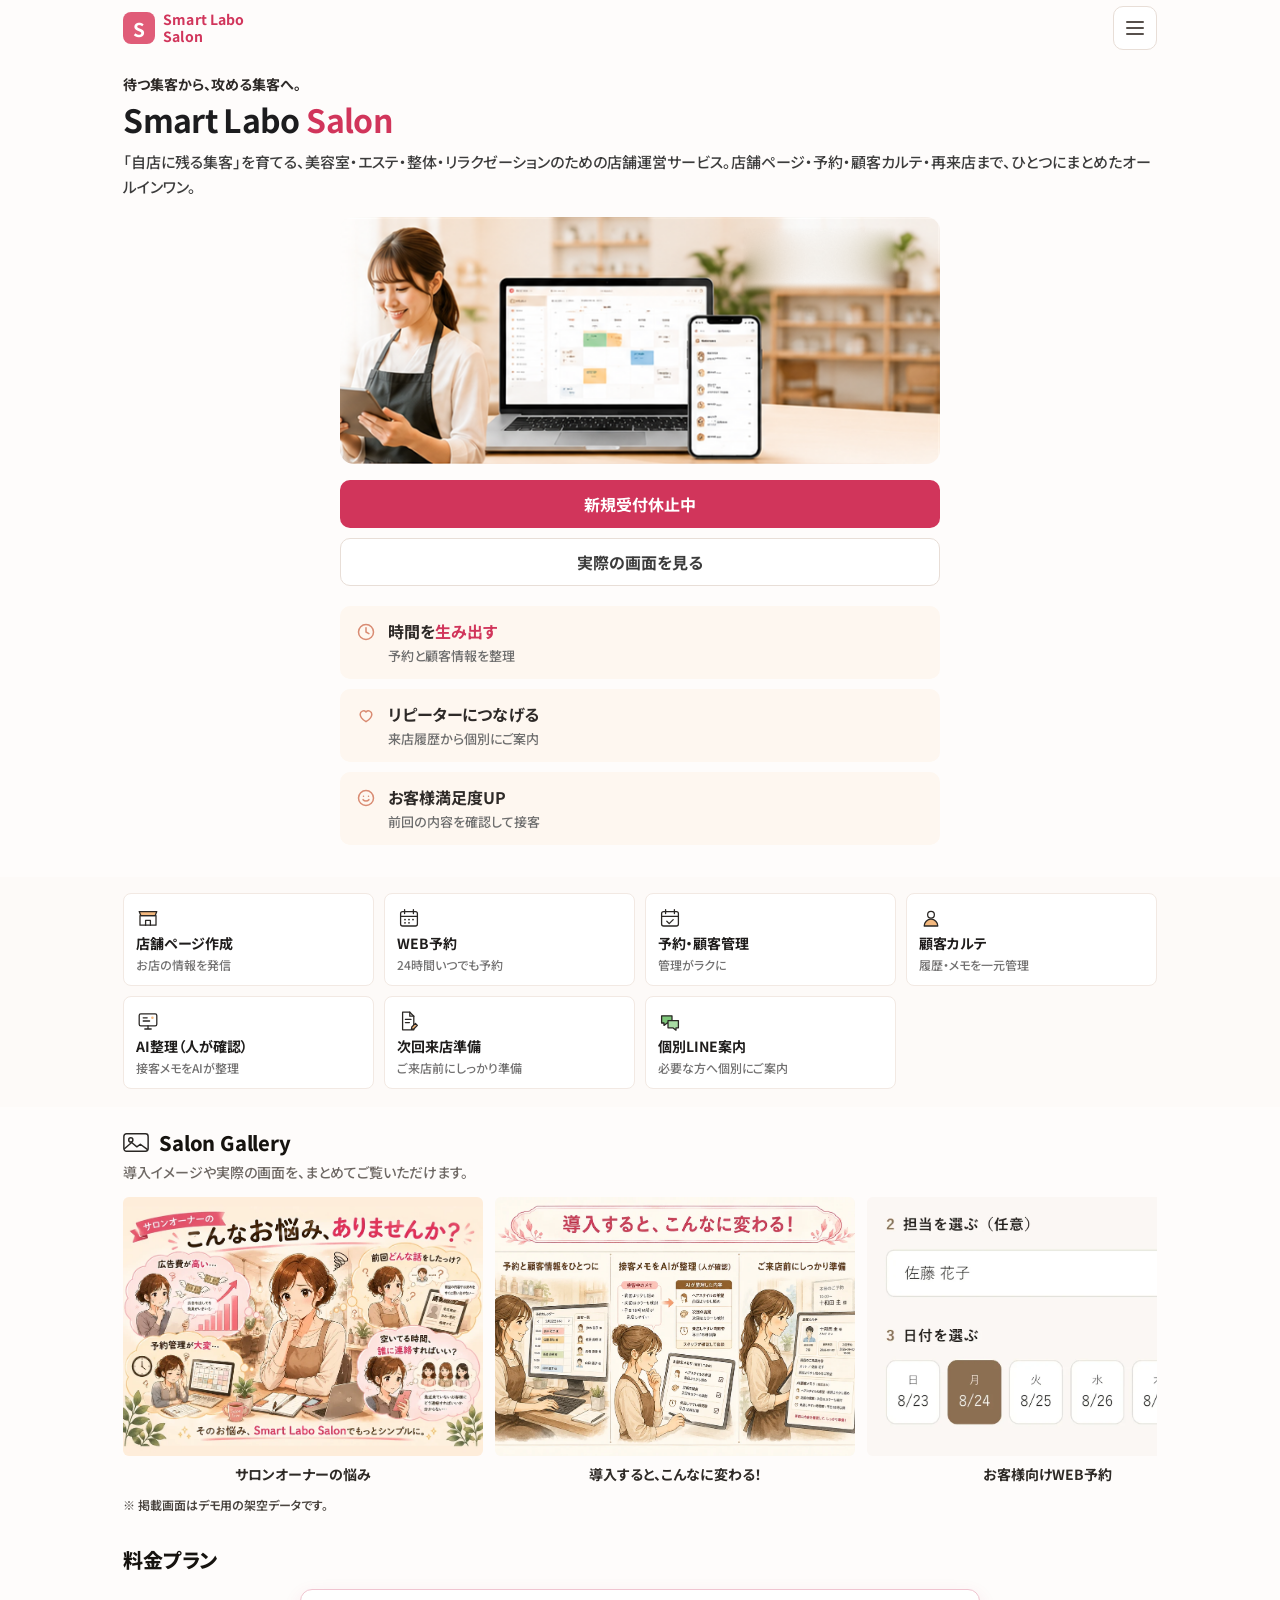
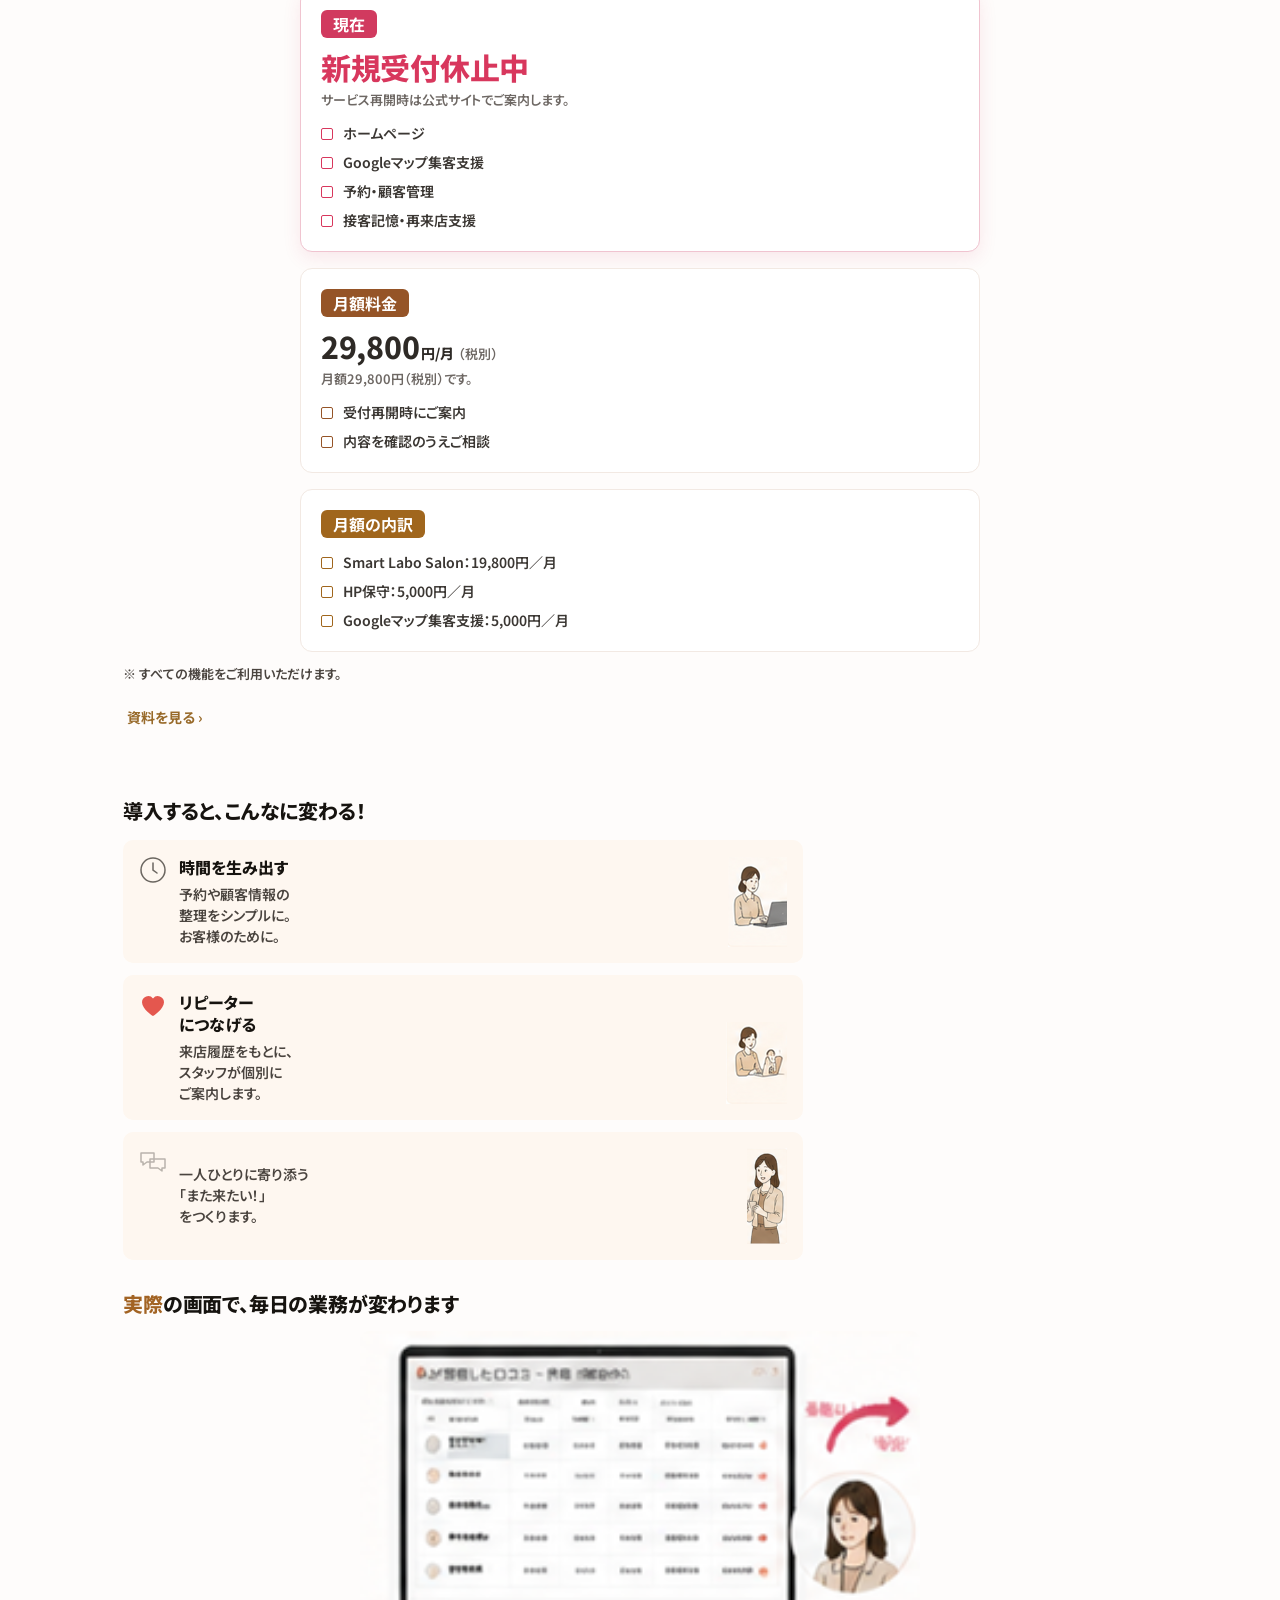
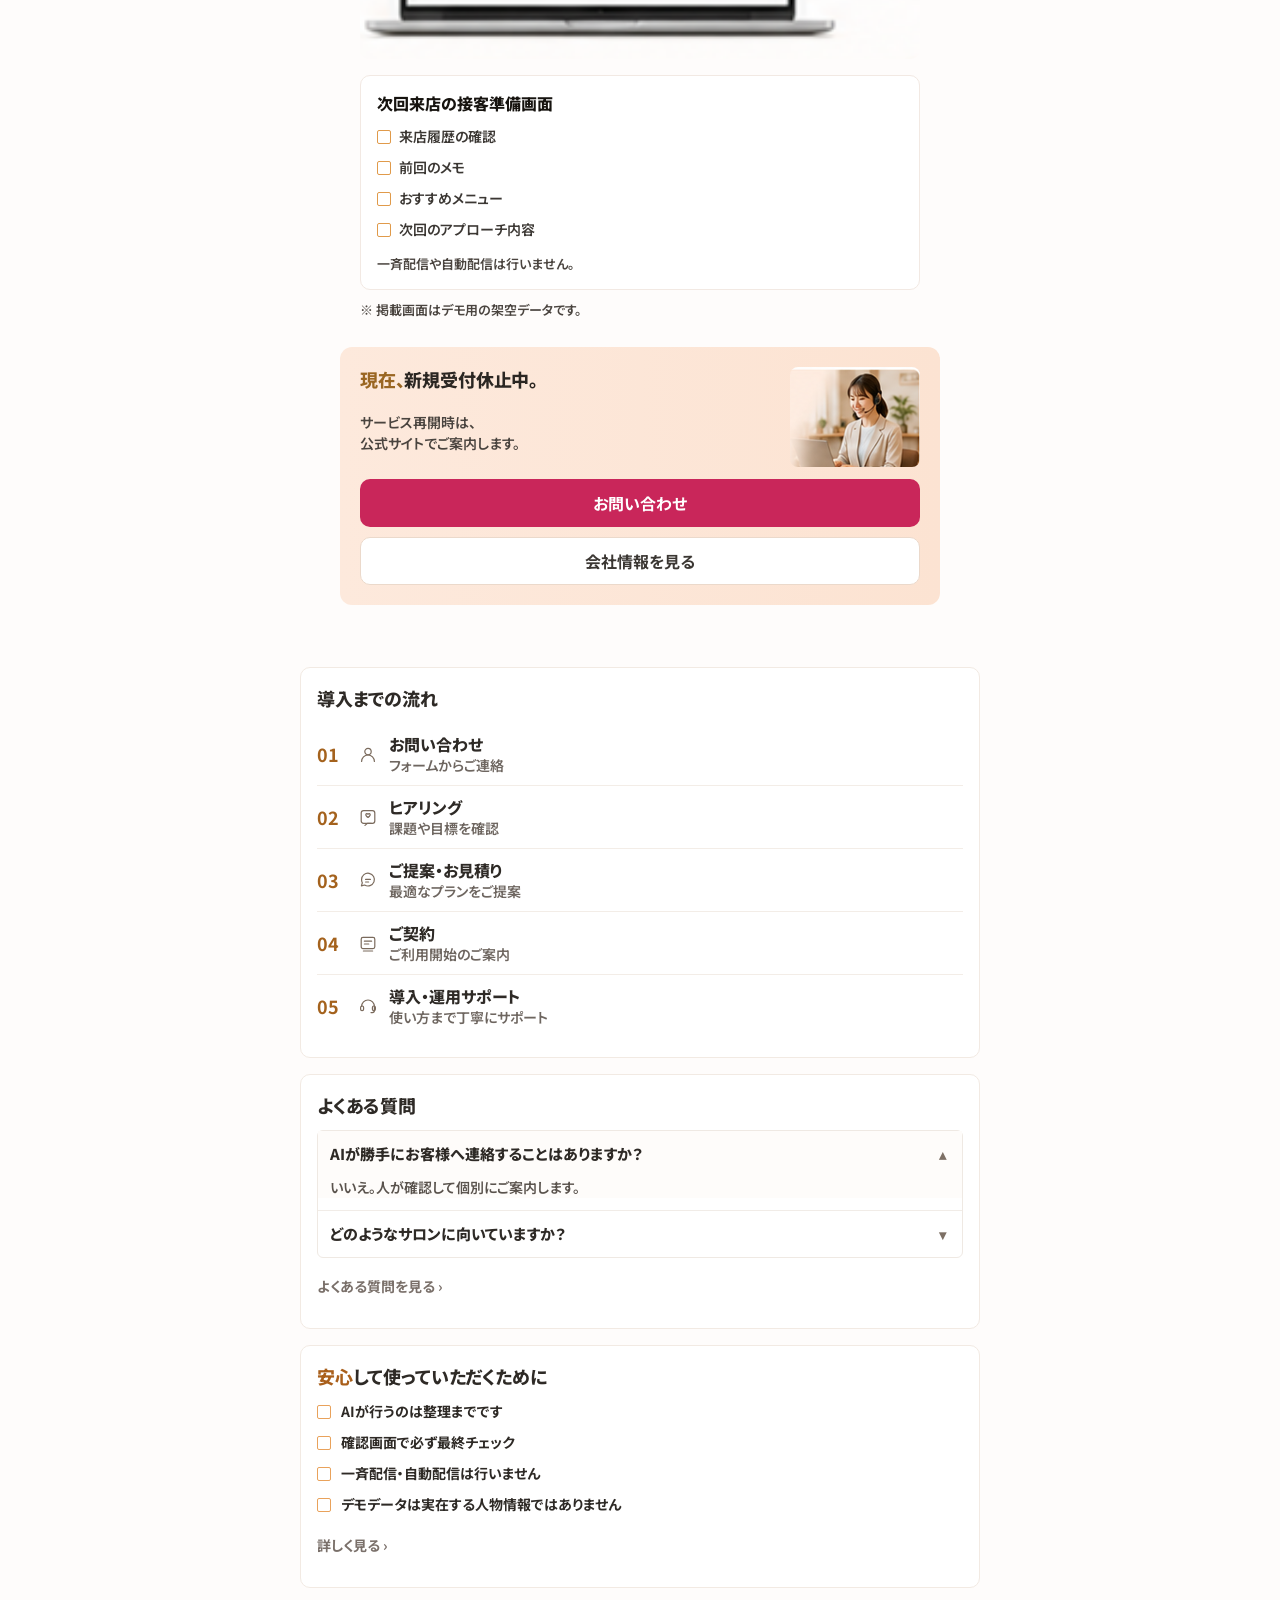
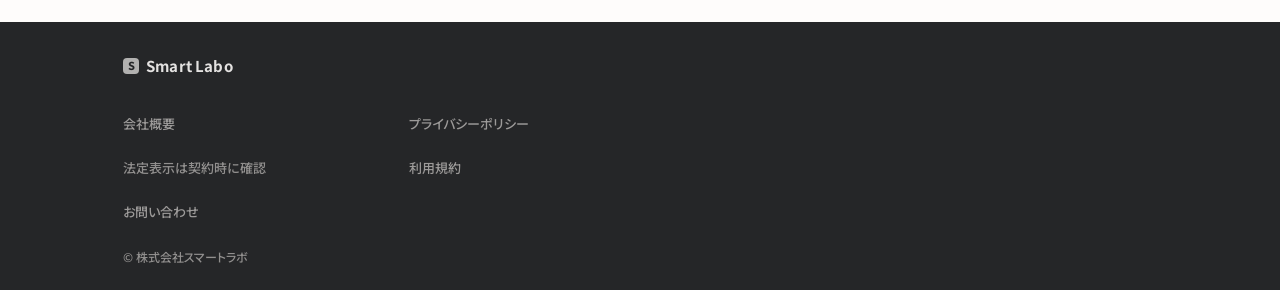
<file: features.html>
<!DOCTYPE html>
<html lang="ja">
<head>
<meta charset="UTF-8">
<meta name="viewport" content="width=device-width, initial-scale=1.0">

<!-- ============================================================
     2026-09-10：Smart Labo Salon 中心のサイトへ一本化。
     旧 features.html（Smart Labo Works の機能ページ）は公開を終了し、salon.html へ転送する。
     旧内容は git 履歴（37a077a 以前）に残っている。
     GitHub Pages はサーバー側の301リダイレクトを設定できないため、
     meta refresh（0秒）と location.replace で転送し、どちらも無効な環境では本文のリンクから移動できる。
     noindex と canonical を併用すると転送先へ noindex が伝わるおそれがあるため、canonical は置かない。
     このページは sitemap.xml へ載せない。
     ============================================================ -->

<title>ページを移動しました｜Smart Labo Salon</title>
<meta name="description" content="このページは公開を終了しました。Smart Labo Salon のページへご案内します。">
<meta name="robots" content="noindex">
<meta http-equiv="refresh" content="0; url=salon.html">
<link rel="icon" href="assets/brand/favicon-32.png" sizes="32x32" type="image/png">
<link rel="icon" href="assets/brand/favicon-48.png" sizes="48x48" type="image/png">
<link rel="apple-touch-icon" href="assets/brand/apple-touch-icon.png">

<link rel="preconnect" href="https://fonts.googleapis.com">
<link rel="preconnect" href="https://fonts.gstatic.com" crossorigin>
<link rel="stylesheet" href="https://fonts.googleapis.com/css2?family=Noto+Sans+JP:wght@400;500;700;800&display=swap">
<link rel="stylesheet" href="assets/css/tokens.css">
<link rel="stylesheet" href="assets/css/base.css">
<link rel="stylesheet" href="assets/css/components.css">
</head>
<body>

<main id="main" class="section">
  <div class="container container--narrow">
    <h1>このページは公開を終了しました</h1>
    <p>
      現在は Smart Labo Salon をご案内しています。
      自動で移動しない場合は、下のリンクからお進みください。
    </p>
    <p>
      <a href="salon.html" class="btn btn--primary btn--lg">Smart Labo Salon の機能を見る</a>
    </p>
  </div>
</main>

<script>
  // 履歴を汚さずに転送する（戻るボタンでこのページへ戻らない）
  location.replace('salon.html');
</script>
</body>
</html>
</file>
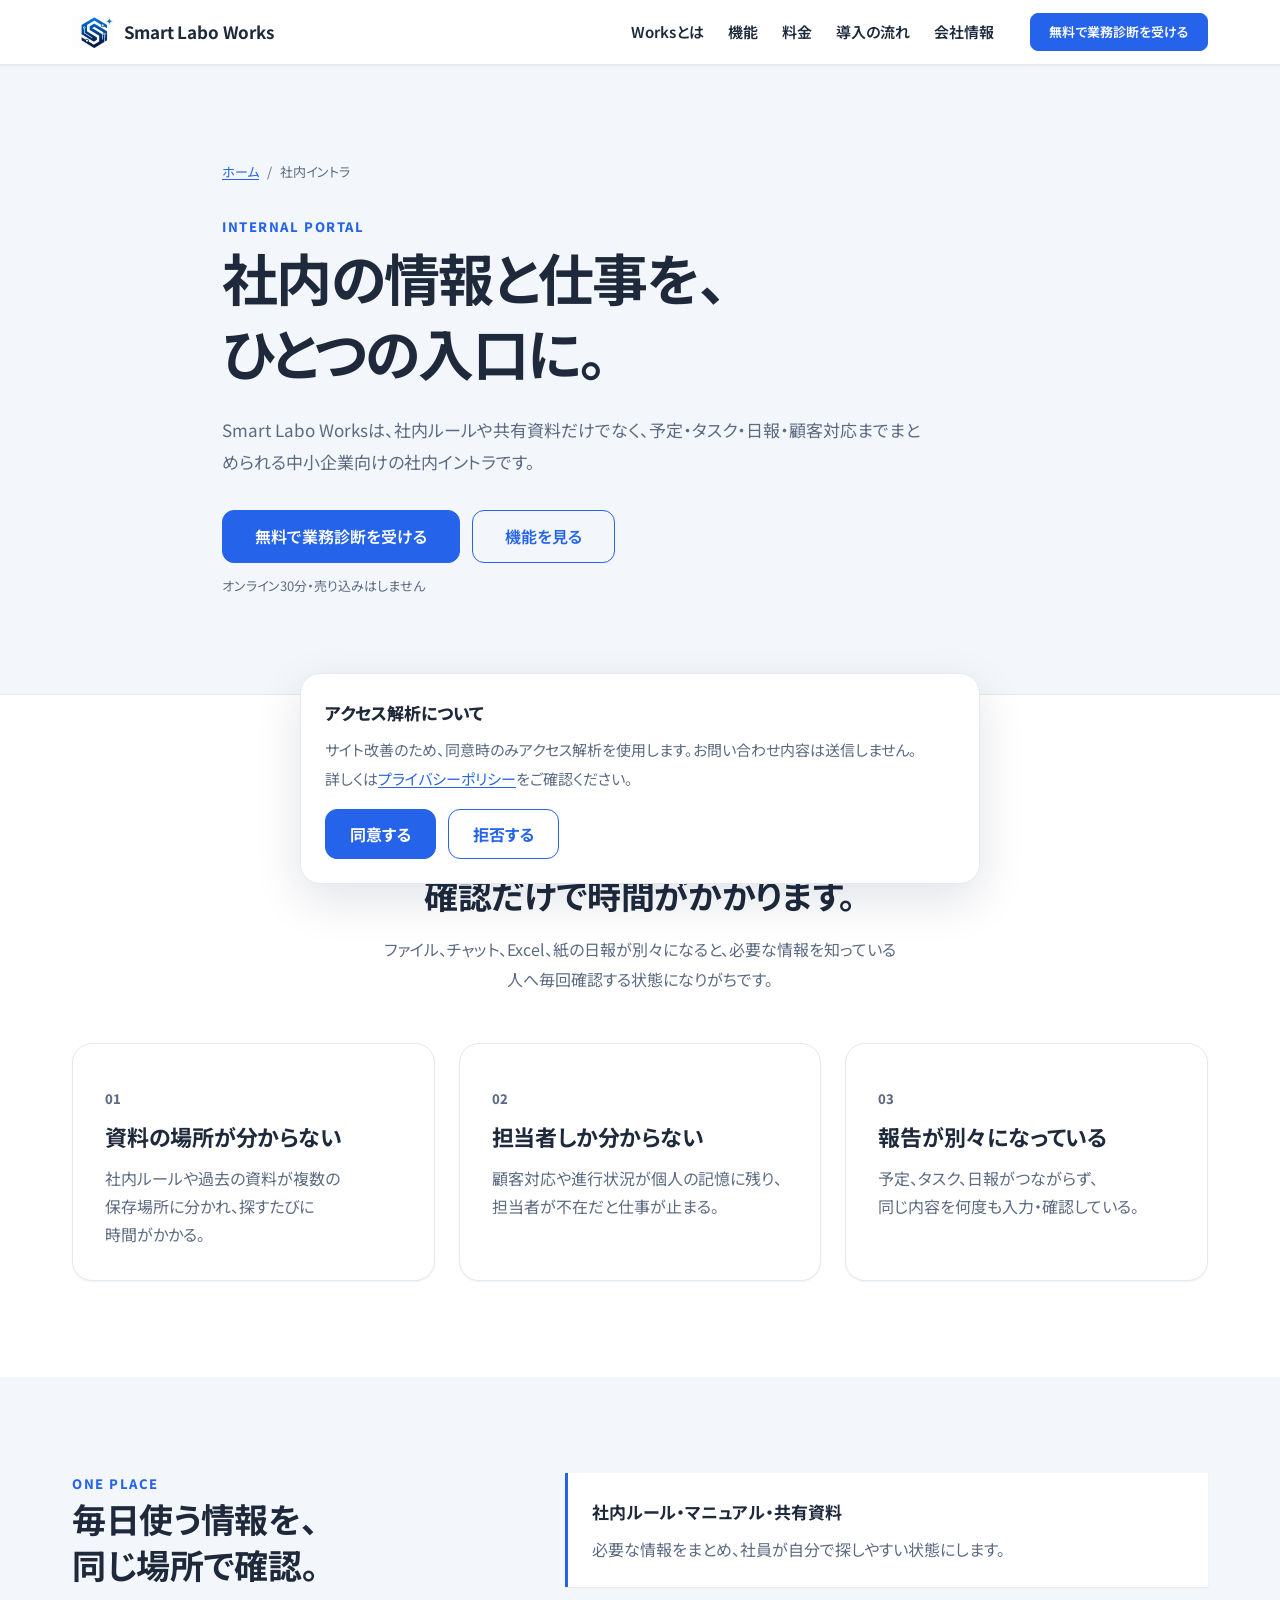
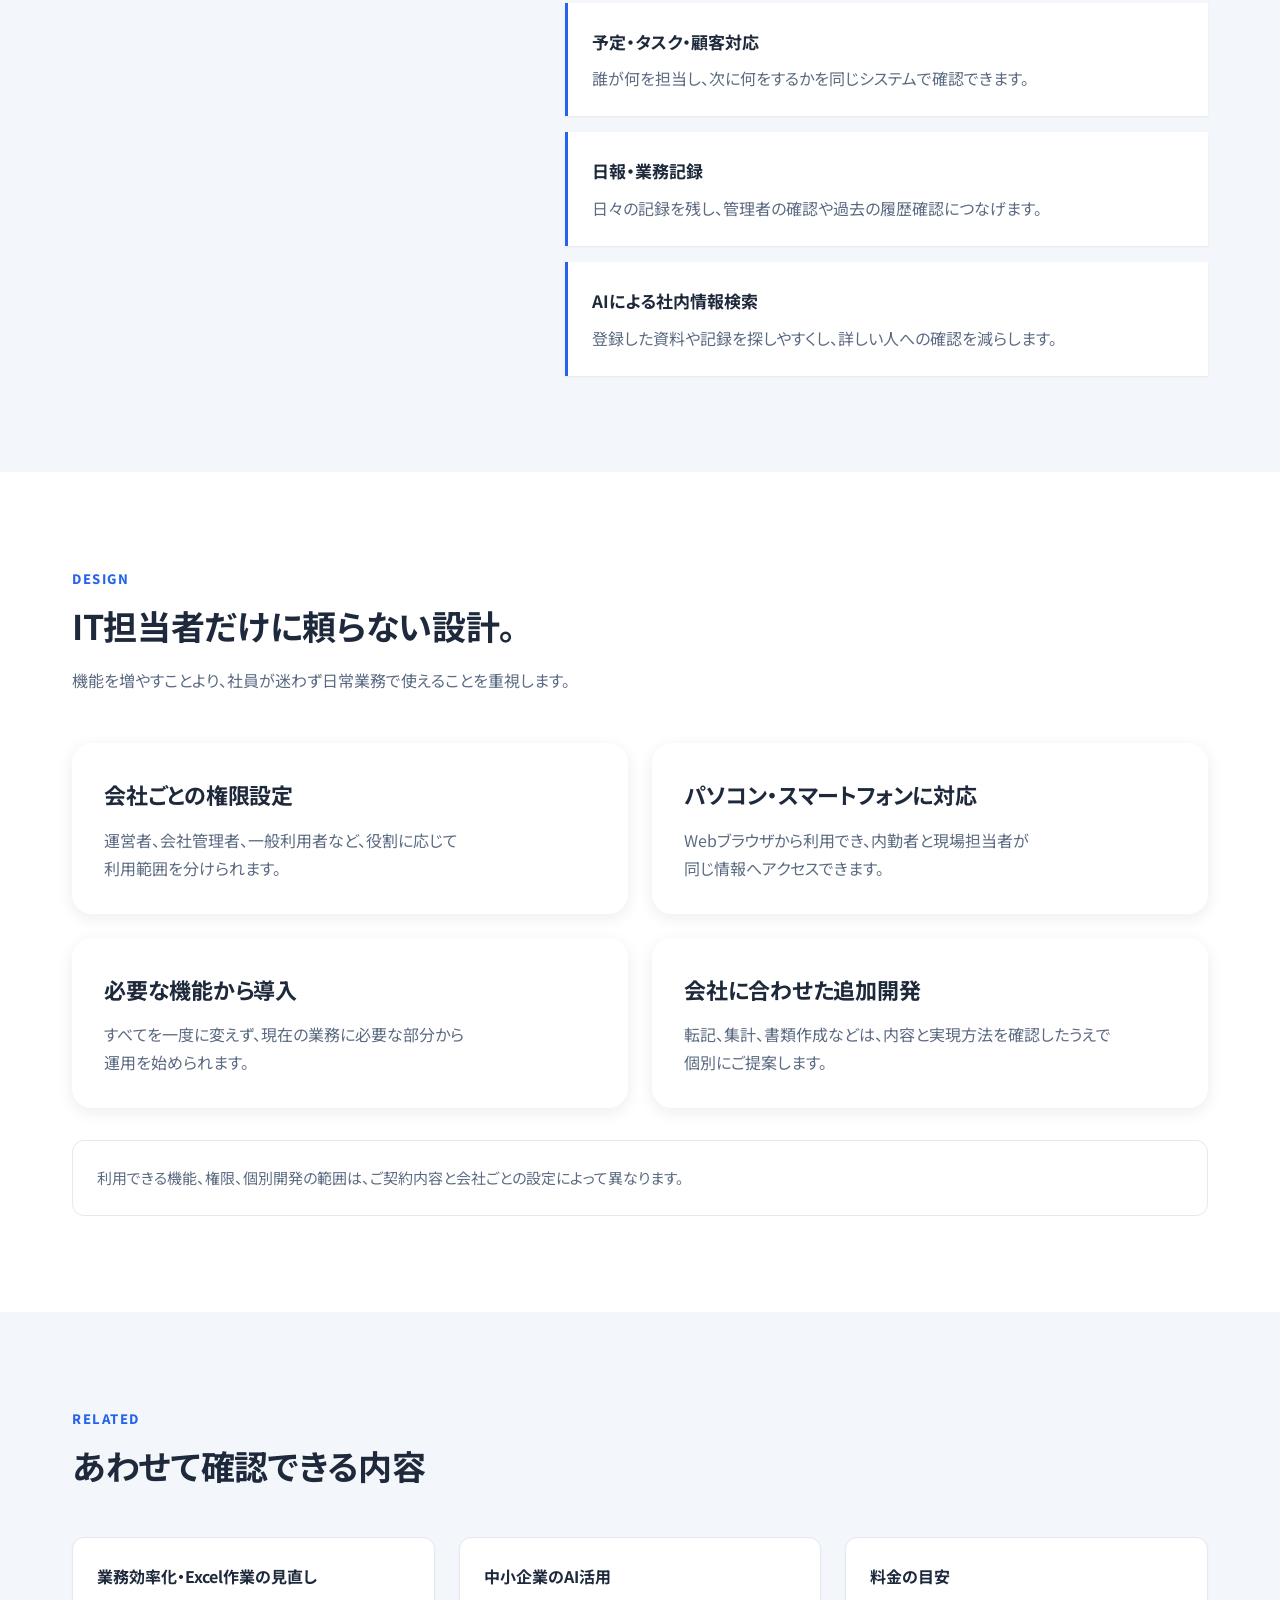
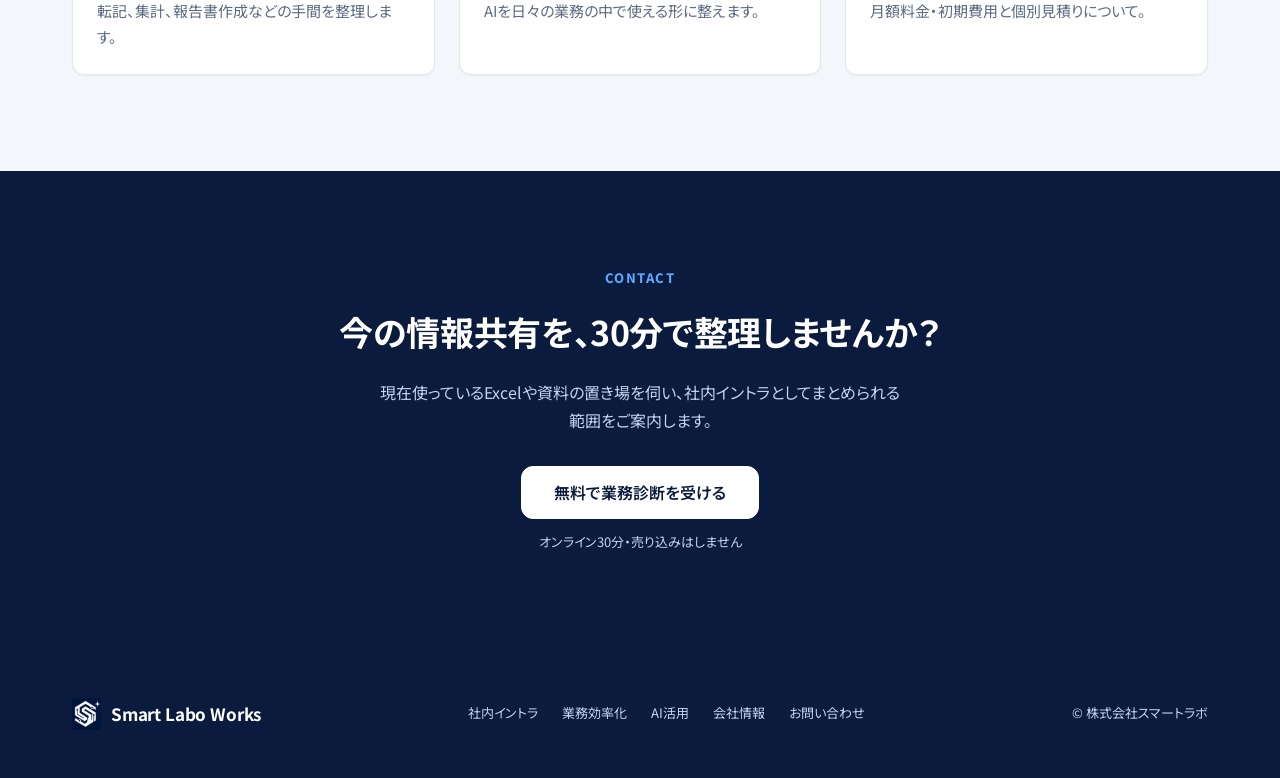
<file: intranet.html>
<!doctype html>
<html lang="ja">
<head>
  <meta charset="utf-8">
  <meta name="viewport" content="width=device-width, initial-scale=1">
  <title>中小企業向け社内イントラ・社内ポータル｜Smart Labo Works</title>
  <meta name="description" content="中小企業向けの社内イントラ・社内ポータルならSmart Labo Works。社内ルール、共有資料、予定、タスク、日報、顧客対応をひとつにまとめ、AIによる社内情報検索にも対応します。">
  <link rel="canonical" href="https://smartlaboworks.com/intranet.html">
  <link rel="icon" href="assets/brand/favicon-32.png" sizes="32x32" type="image/png">
  <link rel="apple-touch-icon" href="assets/brand/apple-touch-icon.png">
  <meta property="og:type" content="website"><meta property="og:site_name" content="Smart Labo Works">
  <meta property="og:title" content="中小企業向け社内イントラ・社内ポータル｜Smart Labo Works">
  <meta property="og:description" content="社内ルール、共有資料、予定、タスク、日報、顧客対応をひとつにまとめる、中小企業向けの社内イントラ。">
  <meta property="og:image" content="https://smartlaboworks.com/assets/images/ogp-1200x630.png"><meta property="og:image:width" content="1200"><meta property="og:image:height" content="630"><meta property="og:image:alt" content="Smart Labo Works — 中小企業向け社内イントラ">
  <meta property="og:url" content="https://smartlaboworks.com/intranet.html"><meta property="og:locale" content="ja_JP">
  <meta name="twitter:card" content="summary_large_image"><meta name="twitter:title" content="中小企業向け社内イントラ・社内ポータル｜Smart Labo Works"><meta name="twitter:description" content="社内ルール、共有資料、予定、タスク、日報、顧客対応をひとつにまとめる、中小企業向けの社内イントラ。"><meta name="twitter:image" content="https://smartlaboworks.com/assets/images/ogp-1200x630.png">
  <link rel="preconnect" href="https://fonts.googleapis.com"><link rel="preconnect" href="https://fonts.gstatic.com" crossorigin>
  <link rel="stylesheet" href="https://fonts.googleapis.com/css2?family=Noto+Sans+JP:wght@400;500;600;700;800&display=swap">
  <link rel="stylesheet" href="assets/css/tokens.css"><link rel="stylesheet" href="assets/css/base.css"><link rel="stylesheet" href="assets/css/works-lp.css"><link rel="stylesheet" href="assets/css/works-seo-page.css">
  <script type="application/ld+json">{"@context":"https://schema.org","@graph":[{"@type":"BreadcrumbList","itemListElement":[{"@type":"ListItem","position":1,"name":"ホーム","item":"https://smartlaboworks.com/"},{"@type":"ListItem","position":2,"name":"社内イントラ","item":"https://smartlaboworks.com/intranet.html"}]},{"@type":"Service","name":"中小企業向け社内イントラ・社内ポータル","serviceType":"社内イントラ・業務支援システム","provider":{"@type":"Organization","name":"株式会社スマートラボ","url":"https://smartlaboworks.com/"},"url":"https://smartlaboworks.com/intranet.html","description":"社内ルール、共有資料、予定、タスク、日報、顧客対応をひとつにまとめ、AIによる社内情報検索にも対応する中小企業向けサービスです。"}]}</script>
  <link rel="stylesheet" href="assets/css/analytics-consent.css">
  <script defer src="assets/js/analytics-consent.js"></script>
</head>
<body>
<a class="skip-link" href="#main">本文へスキップ</a>
<header class="works-header"><div class="container works-header__inner"><a class="logo" href="index.html" aria-label="Smart Labo Works ホーム"><img class="logo__icon" src="assets/brand/icon-color-64.webp" alt="" width="64" height="64"><span class="logo__text">Smart Labo Works</span></a><nav class="works-nav" aria-label="メインナビゲーション"><a href="index.html#about">Worksとは</a><a href="index.html#features">機能</a><a href="index.html#price">料金</a><a href="index.html#flow">導入の流れ</a><a href="company.html">会社情報</a></nav><a class="btn btn--primary btn--sm works-header__cta" href="contact.html?type=diagnosis#form"><span class="works-header__cta-full">無料で業務診断を受ける</span><span class="works-header__cta-short">無料診断</span></a></div></header>
<main id="main">
  <section class="seo-hero"><div class="container seo-hero__inner"><nav class="seo-breadcrumb" aria-label="パンくずリスト"><a href="index.html">ホーム</a><span aria-hidden="true">/</span><span>社内イントラ</span></nav><p class="works-eyebrow">INTERNAL PORTAL</p><h1>社内の情報と仕事を、<br><span class="seo-title-line">ひとつの入口に。</span></h1><p class="seo-hero__lead">Smart Labo Worksは、社内ルールや共有資料だけでなく、予定・タスク・日報・顧客対応までまとめられる中小企業向けの社内イントラです。</p><div class="works-actions"><a class="btn btn--primary btn--lg" href="contact.html?type=diagnosis#form">無料で業務診断を受ける</a><a class="btn btn--secondary btn--lg" href="index.html#features">機能を見る</a></div><p class="works-cta-note">オンライン30分・売り込みはしません</p></div></section>
  <section class="section"><div class="container"><div class="seo-head seo-head--center"><p class="works-eyebrow">CHALLENGE</p><h2 class="section__title"><span class="seo-title-line">情報が分かれていると、</span><br><span class="seo-title-line seo-title-line--wide">確認だけで時間がかかります。</span></h2><p class="section__lead">ファイル、チャット、Excel、紙の日報が別々になると、必要な情報を知っている人へ毎回確認する状態になりがちです。</p></div><div class="seo-grid"><article class="seo-card"><p class="seo-card__num">01</p><h3>資料の場所が分からない</h3><p>社内ルールや過去の資料が複数の保存場所に分かれ、探すたびに時間がかかる。</p></article><article class="seo-card"><p class="seo-card__num">02</p><h3>担当者しか分からない</h3><p>顧客対応や進行状況が個人の記憶に残り、担当者が不在だと仕事が止まる。</p></article><article class="seo-card"><p class="seo-card__num">03</p><h3>報告が別々になっている</h3><p>予定、タスク、日報がつながらず、同じ内容を何度も入力・確認している。</p></article></div></div></section>
  <section class="section section--subtle"><div class="container seo-split"><div><p class="works-eyebrow">ONE PLACE</p><h2 class="section__title">毎日使う情報を、同じ場所で確認。</h2></div><div><ul class="seo-list"><li><strong>社内ルール・マニュアル・共有資料</strong><span>必要な情報をまとめ、社員が自分で探しやすい状態にします。</span></li><li><strong>予定・タスク・顧客対応</strong><span>誰が何を担当し、次に何をするかを同じシステムで確認できます。</span></li><li><strong>日報・業務記録</strong><span>日々の記録を残し、管理者の確認や過去の履歴確認につなげます。</span></li><li><strong>AIによる社内情報検索</strong><span>登録した資料や記録を探しやすくし、詳しい人への確認を減らします。</span></li></ul></div></div></section>
  <section class="section"><div class="container"><div class="seo-head"><p class="works-eyebrow">DESIGN</p><h2 class="section__title">IT担当者だけに頼らない設計。</h2><p class="section__lead">機能を増やすことより、社員が迷わず日常業務で使えることを重視します。</p></div><div class="seo-example"><article><h3>会社ごとの権限設定</h3><p>運営者、会社管理者、一般利用者など、役割に応じて利用範囲を分けられます。</p></article><article><h3>パソコン・スマートフォンに対応</h3><p>Webブラウザから利用でき、内勤者と現場担当者が同じ情報へアクセスできます。</p></article><article><h3>必要な機能から導入</h3><p>すべてを一度に変えず、現在の業務に必要な部分から運用を始められます。</p></article><article><h3>会社に合わせた追加開発</h3><p>転記、集計、書類作成などは、内容と実現方法を確認したうえで個別にご提案します。</p></article></div><p class="seo-note">利用できる機能、権限、個別開発の範囲は、ご契約内容と会社ごとの設定によって異なります。</p></div></section>
  <section class="section section--subtle"><div class="container"><div class="seo-head"><p class="works-eyebrow">RELATED</p><h2 class="section__title">あわせて確認できる内容</h2></div><div class="seo-related"><a href="business-efficiency.html">業務効率化・Excel作業の見直し<span>転記、集計、報告書作成などの手間を整理します。</span></a><a href="ai-business.html">中小企業のAI活用<span>AIを日々の業務の中で使える形に整えます。</span></a><a href="index.html#price">料金の目安<span>月額料金・初期費用と個別見積りについて。</span></a></div></div></section>
  <section class="section section--inverse seo-final"><div class="container"><p class="works-eyebrow">CONTACT</p><h2>今の情報共有を、30分で整理しませんか？</h2><p>現在使っているExcelや資料の置き場を伺い、社内イントラとしてまとめられる範囲をご案内します。</p><a class="btn btn--light btn--lg" href="contact.html?type=diagnosis#form">無料で業務診断を受ける</a><p class="works-cta-note">オンライン30分・売り込みはしません</p></div></section>
</main>
<footer class="works-footer"><div class="container works-footer__inner"><a class="logo" href="index.html"><img class="logo__icon" src="assets/brand/icon-white-64.webp" alt="" width="64" height="64"><span class="logo__text">Smart Labo Works</span></a><nav aria-label="フッターナビゲーション"><a href="intranet.html">社内イントラ</a><a href="business-efficiency.html">業務効率化</a><a href="ai-business.html">AI活用</a><a href="company.html">会社情報</a><a href="contact.html">お問い合わせ</a></nav><small>&copy; 株式会社スマートラボ</small></div></footer>
</body>
</html>
</file>
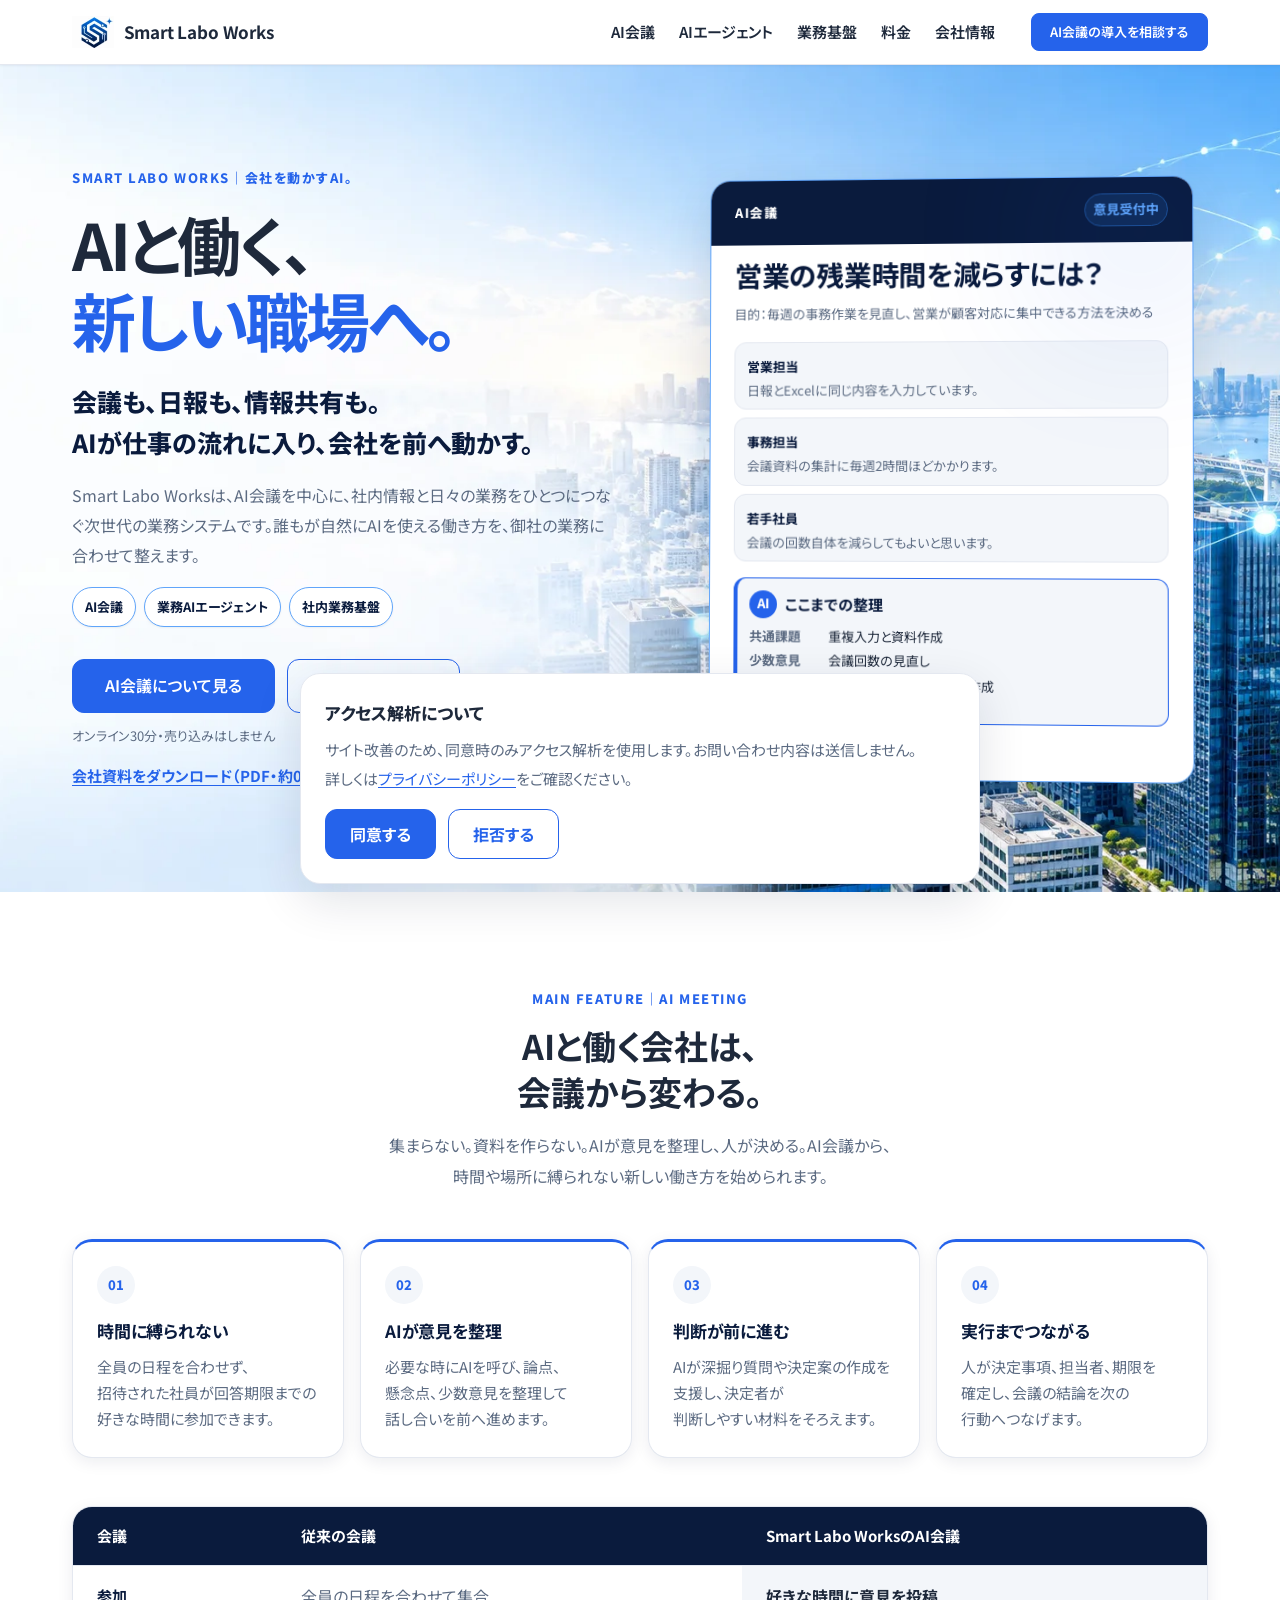
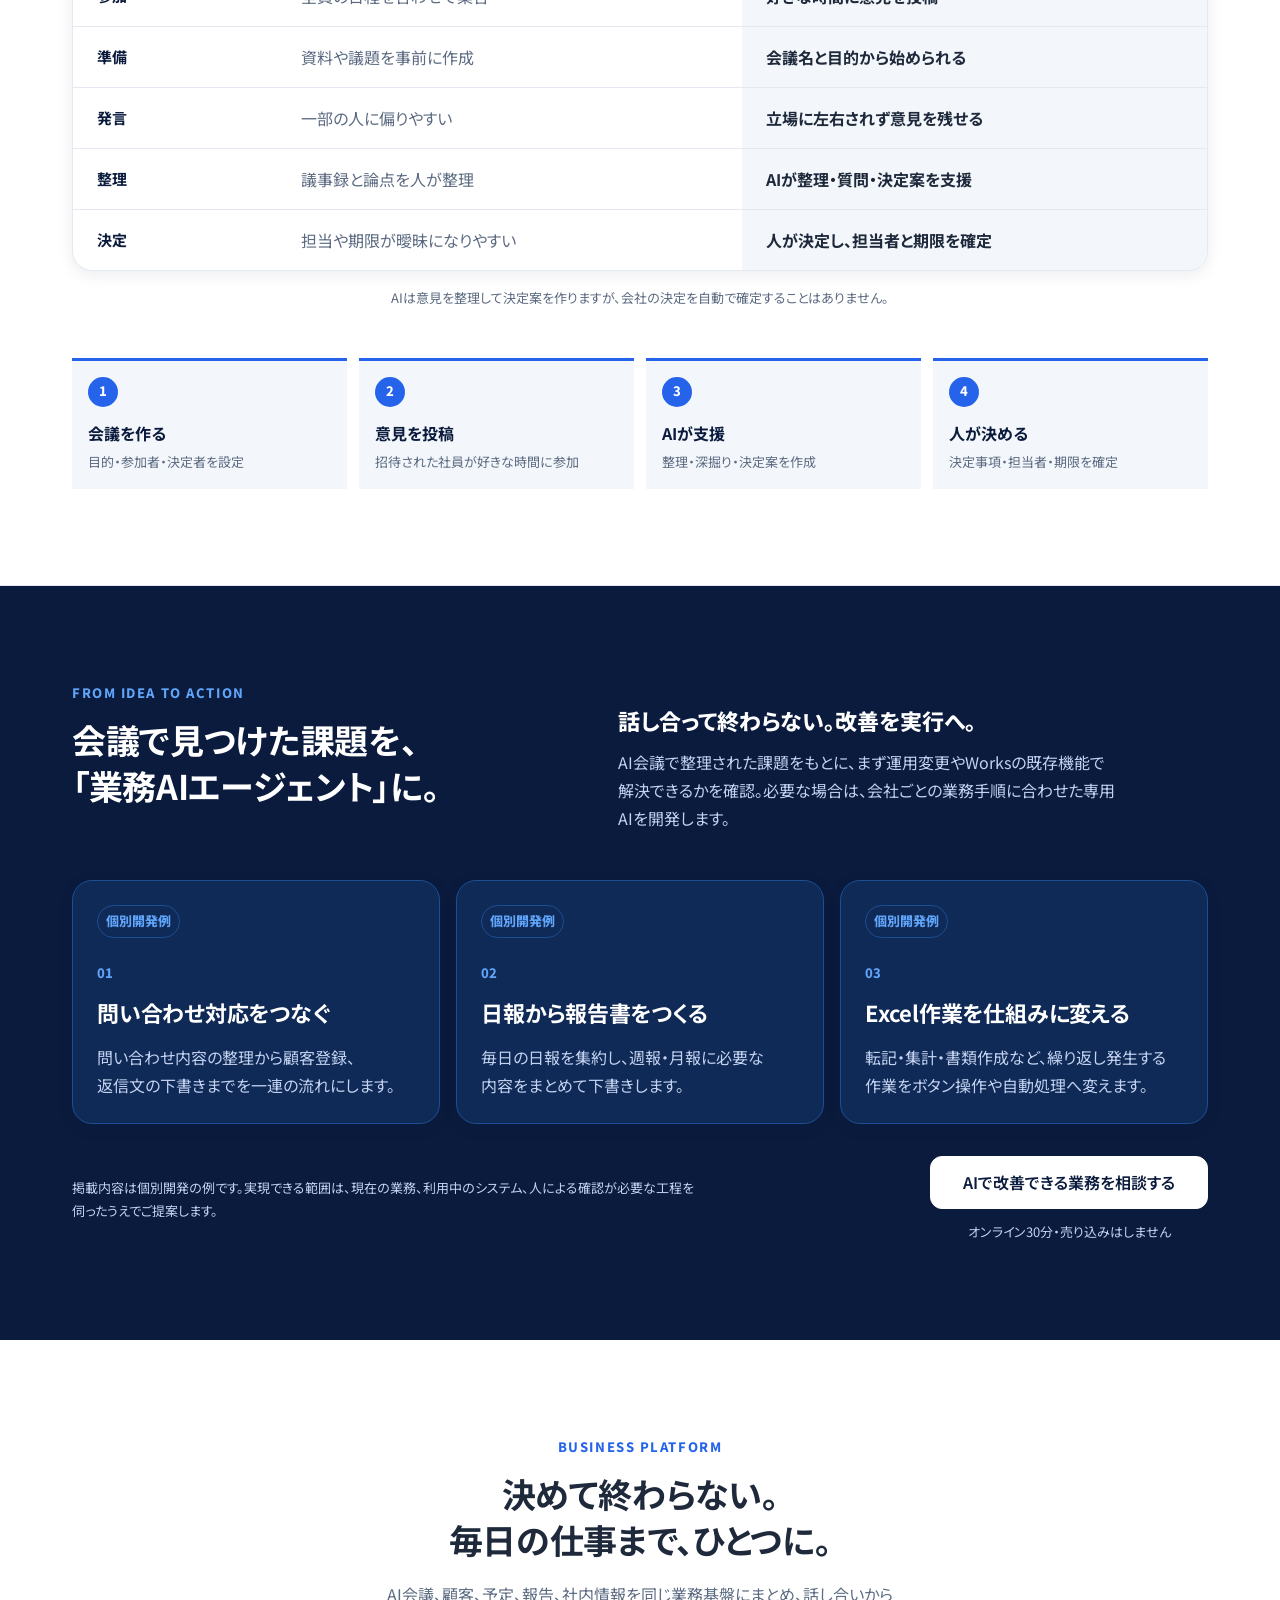
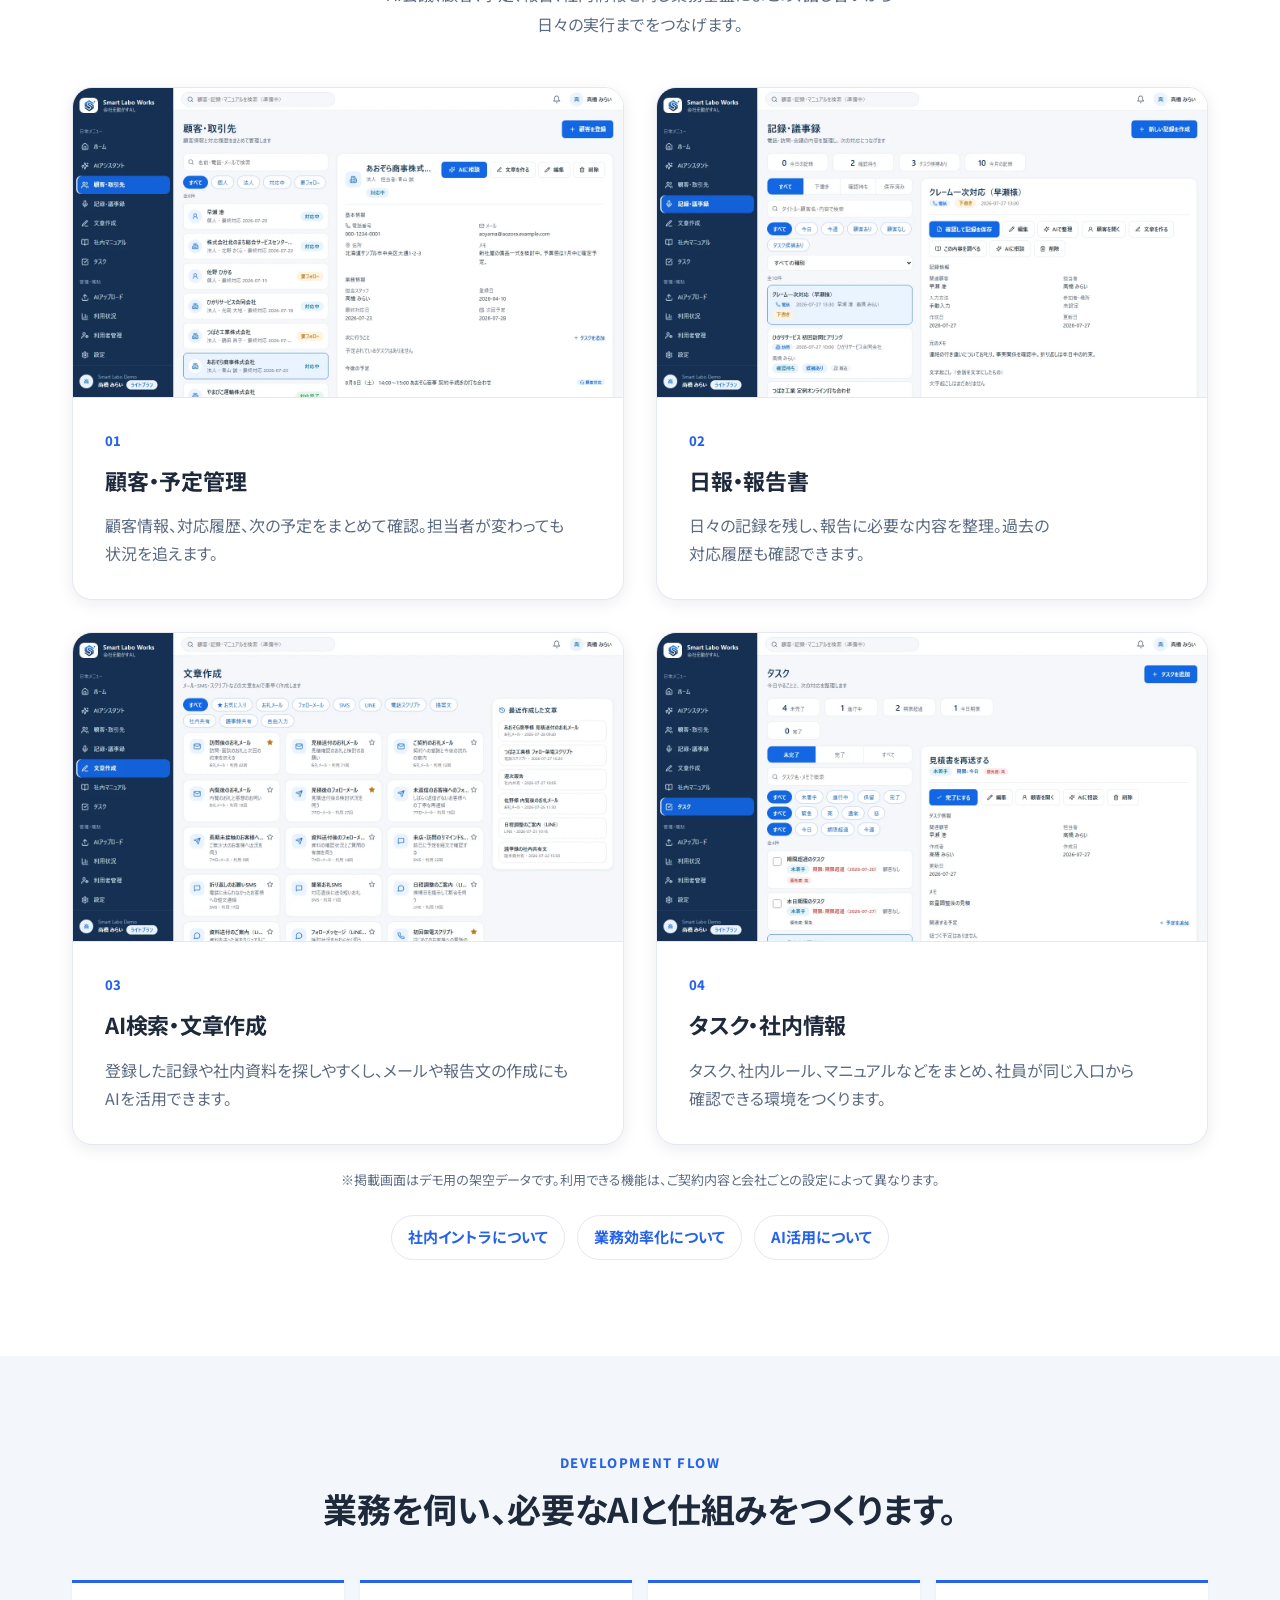
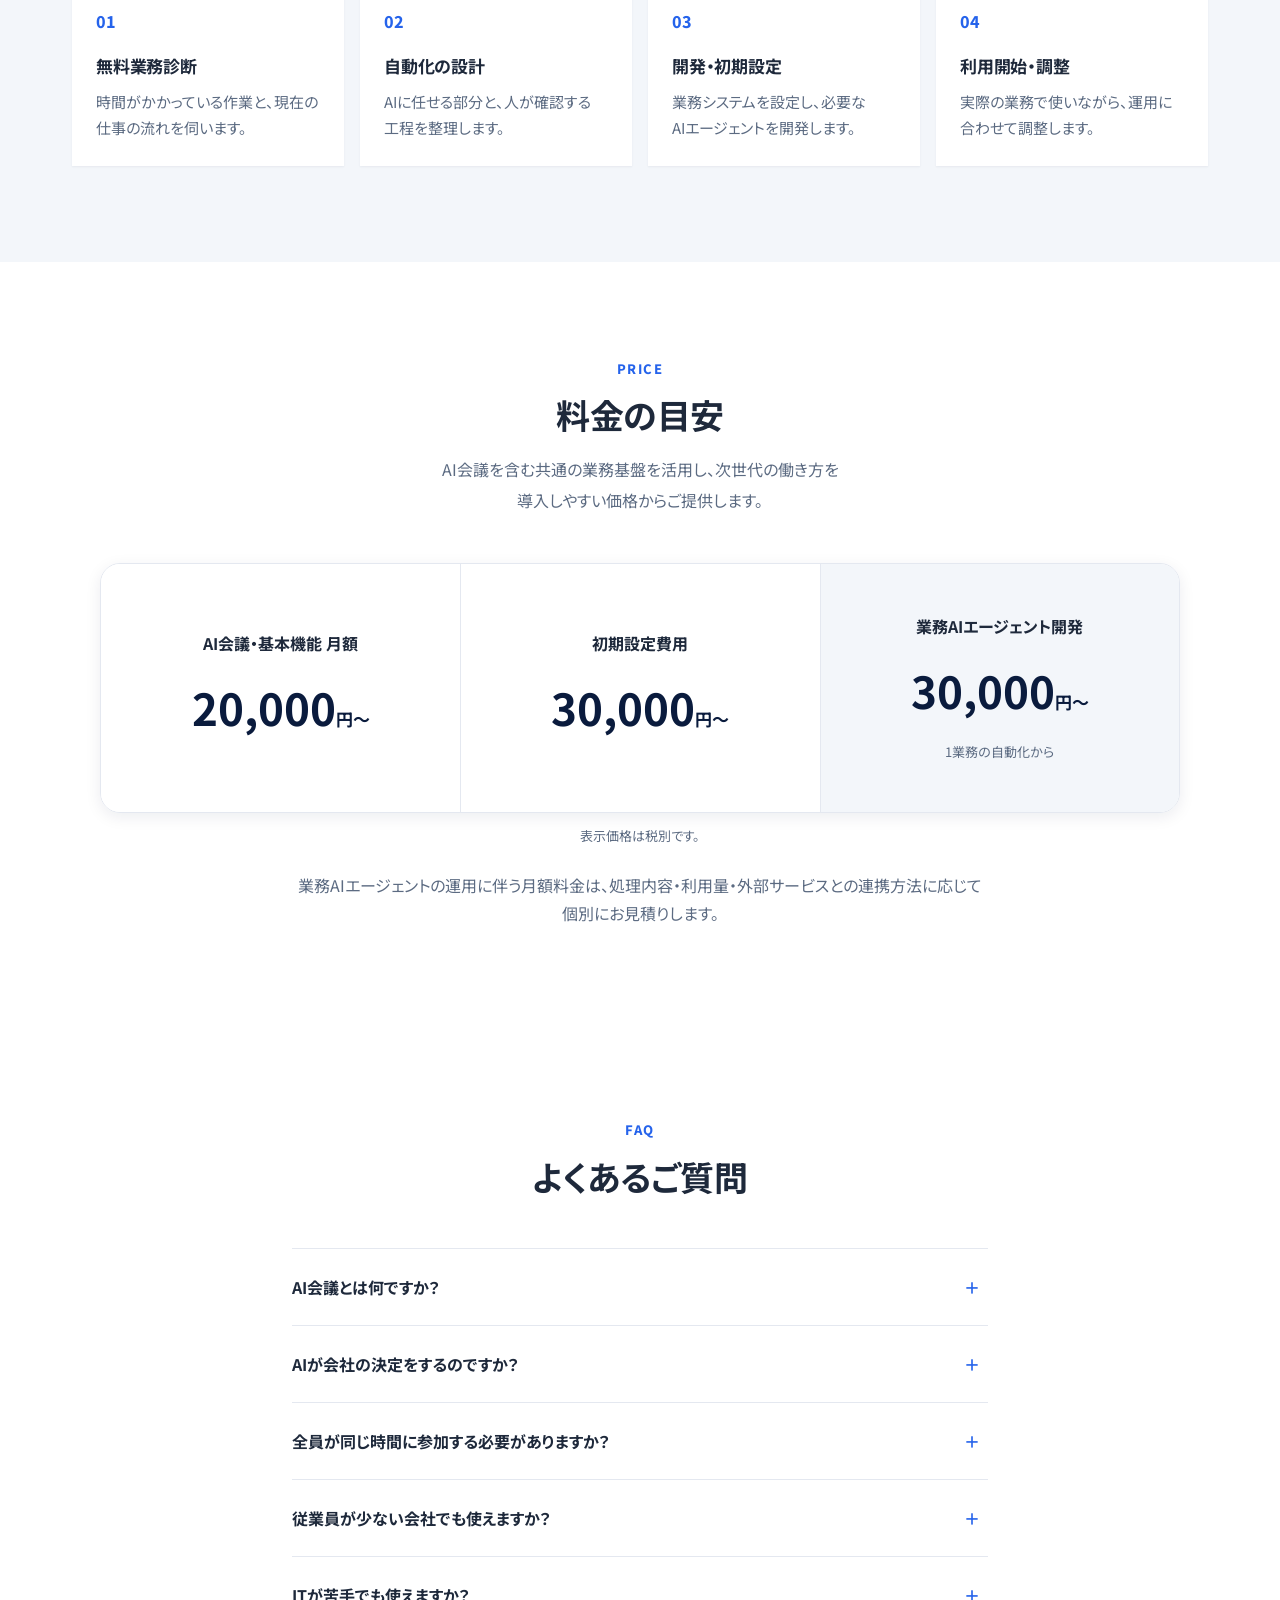
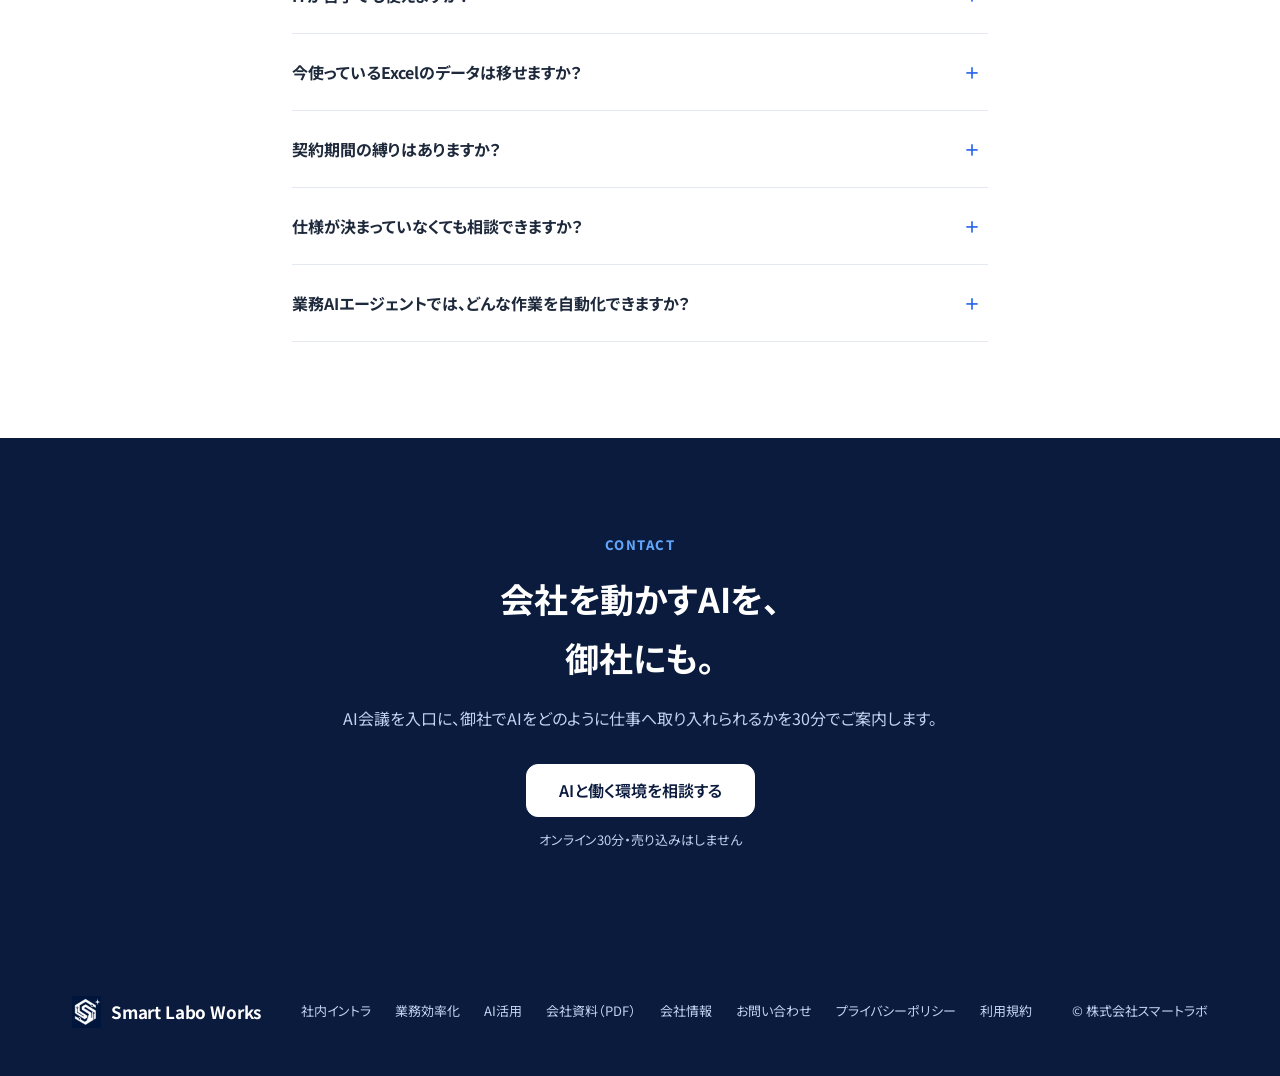
<file: pricing.html>
<!DOCTYPE html>
<html lang="ja">
<head>
<meta charset="UTF-8">
<meta name="viewport" content="width=device-width, initial-scale=1.0">

<!-- ============================================================
     2026-09-10：Smart Labo Salon 中心のサイトへ一本化。
     旧 pricing.html（Smart Labo Works の料金ページ）は公開を終了し、index.html#price へ転送する。
     旧内容は git 履歴（37a077a 以前）に残っている。
     GitHub Pages はサーバー側の301リダイレクトを設定できないため、
     meta refresh（0秒）と location.replace で転送し、どちらも無効な環境では本文のリンクから移動できる。
     noindex と canonical を併用すると転送先へ noindex が伝わるおそれがあるため、canonical は置かない。
     このページは sitemap.xml へ載せない。
     ============================================================ -->

<title>ページを移動しました｜Smart Labo Salon</title>
<meta name="description" content="このページは公開を終了しました。Smart Labo Salon のページへご案内します。">
<meta name="robots" content="noindex">
<meta http-equiv="refresh" content="0; url=index.html#price">
<link rel="icon" href="assets/brand/favicon-32.png" sizes="32x32" type="image/png">
<link rel="icon" href="assets/brand/favicon-48.png" sizes="48x48" type="image/png">
<link rel="apple-touch-icon" href="assets/brand/apple-touch-icon.png">

<link rel="preconnect" href="https://fonts.googleapis.com">
<link rel="preconnect" href="https://fonts.gstatic.com" crossorigin>
<link rel="stylesheet" href="https://fonts.googleapis.com/css2?family=Noto+Sans+JP:wght@400;500;700;800&display=swap">
<link rel="stylesheet" href="assets/css/tokens.css">
<link rel="stylesheet" href="assets/css/base.css">
<link rel="stylesheet" href="assets/css/components.css">
</head>
<body>

<main id="main" class="section">
  <div class="container container--narrow">
    <h1>このページは公開を終了しました</h1>
    <p>
      現在は Smart Labo Salon をご案内しています。
      自動で移動しない場合は、下のリンクからお進みください。
    </p>
    <p>
      <a href="index.html#price" class="btn btn--primary btn--lg">Smart Labo Salon の料金を見る</a>
    </p>
  </div>
</main>

<script>
  // 履歴を汚さずに転送する（戻るボタンでこのページへ戻らない）
  location.replace('index.html#price');
</script>
</body>
</html>
</file>
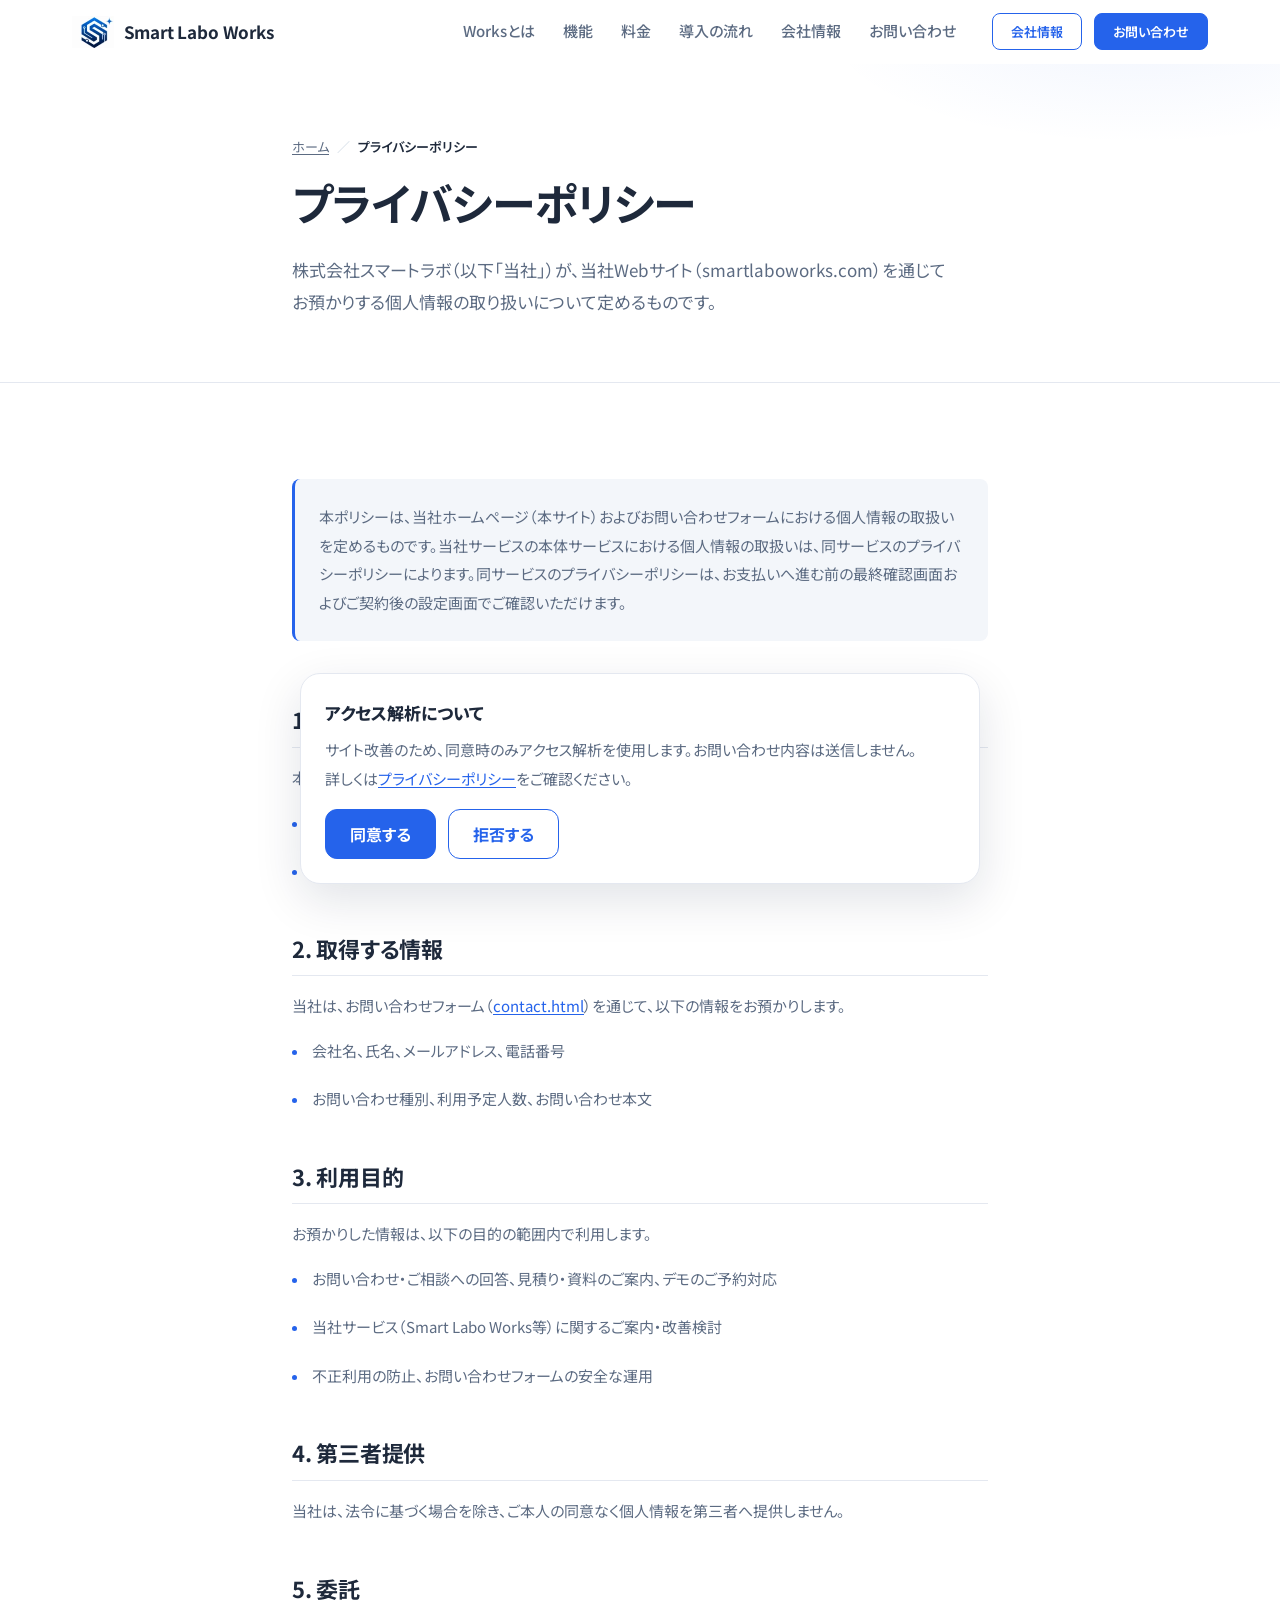
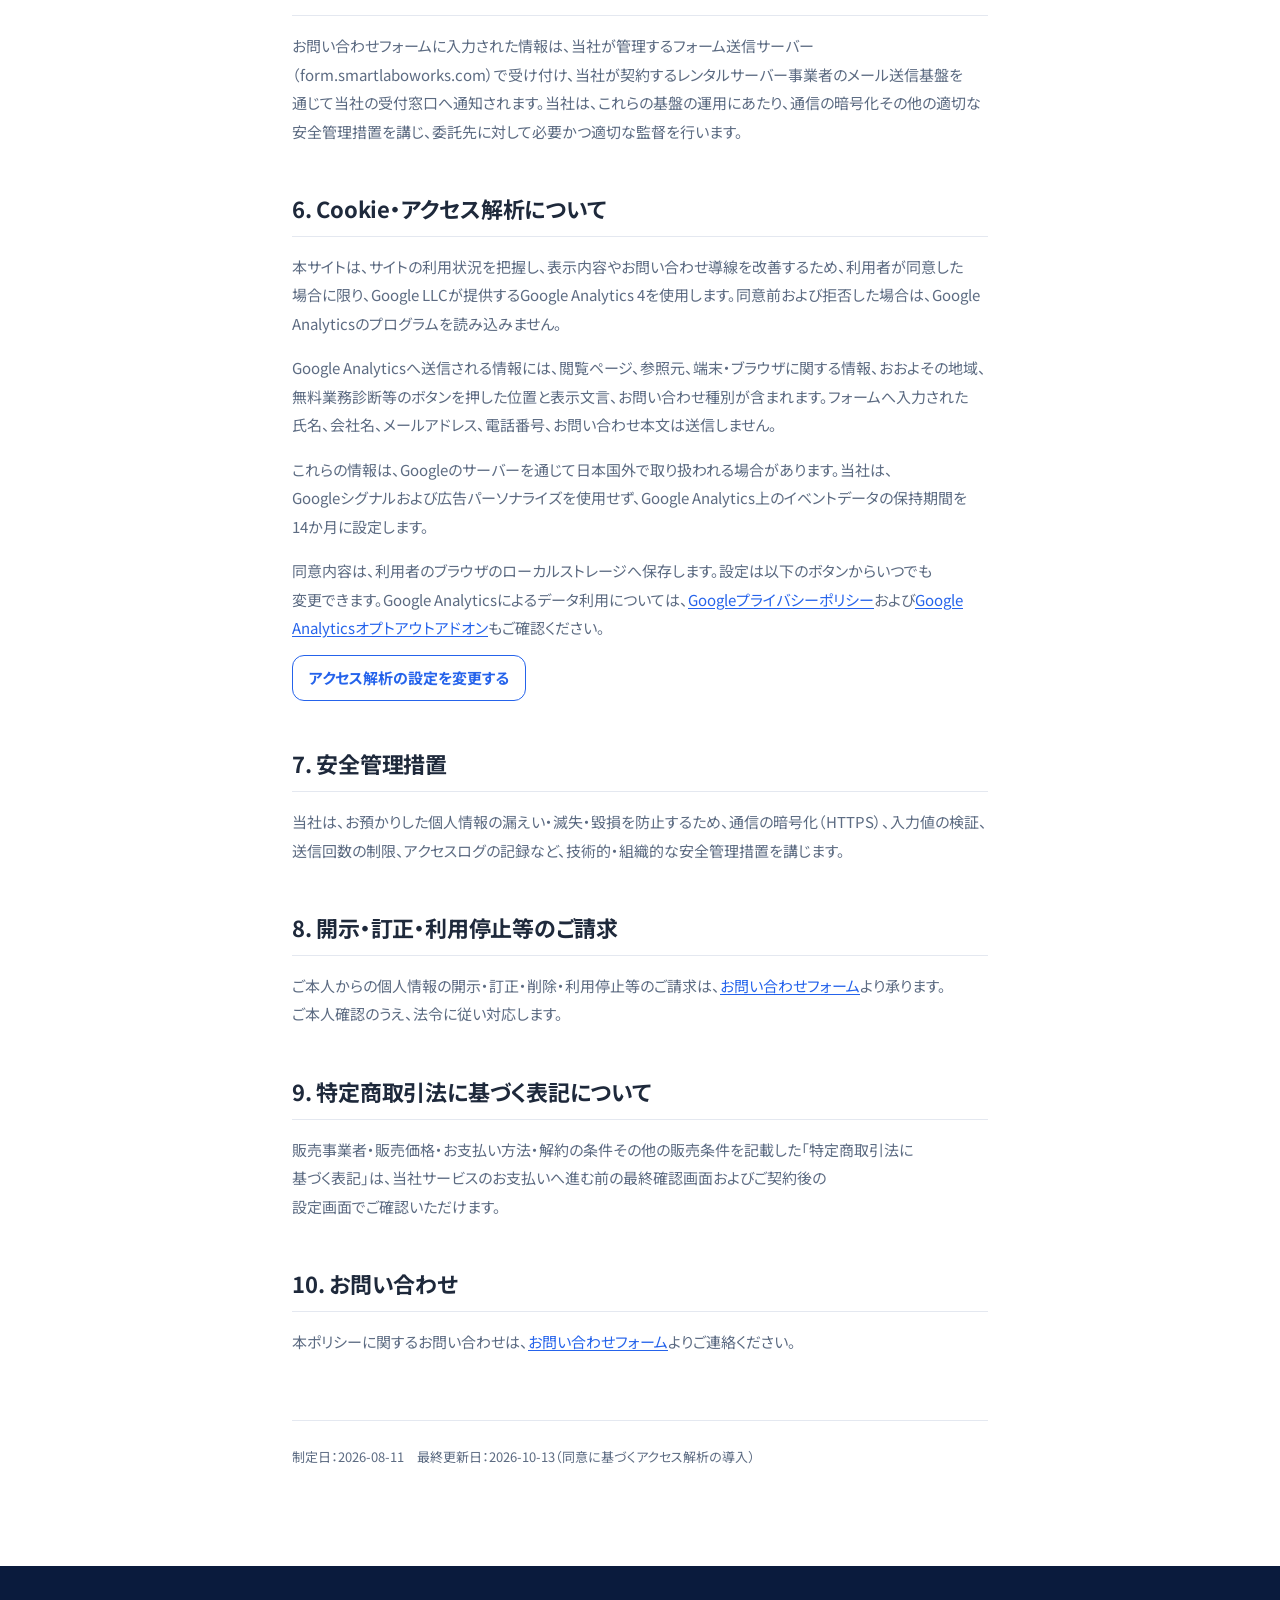
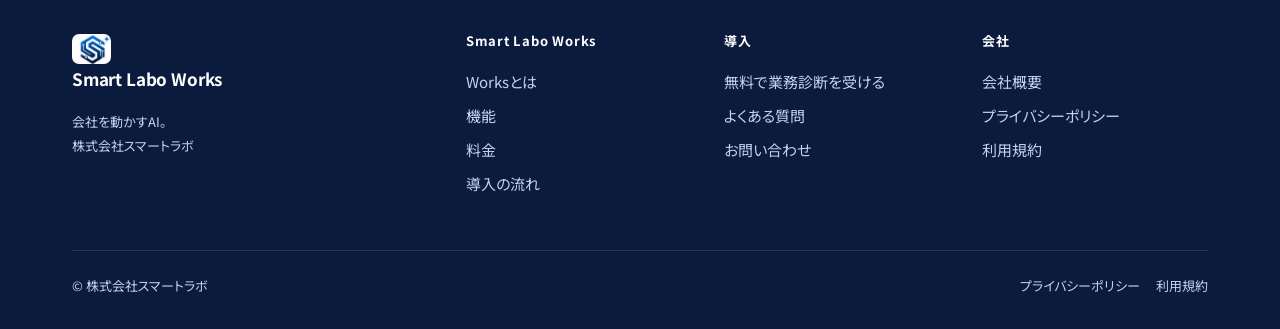
<file: privacy.html>
<!DOCTYPE html>
<html lang="ja">
<head>
<meta charset="UTF-8">
<meta name="viewport" content="width=device-width, initial-scale=1.0">

<!-- GA4は利用者が同意した後だけ読み込む。実装・承認記録は
     docs/website/ANALYTICS_REINTRODUCTION.md を参照。 -->

<!-- Smart Labo Works — プライバシーポリシー -->

<title>プライバシーポリシー｜Smart Labo Works</title>
<meta name="description" content="株式会社スマートラボが、当社Webサイト（smartlaboworks.com）を通じてお預かりする個人情報の取り扱いについて定めたプライバシーポリシーです。">
<link rel="canonical" href="https://smartlaboworks.com/privacy.html">
<link rel="icon" href="assets/brand/favicon-32.png" sizes="32x32" type="image/png">
<link rel="icon" href="assets/brand/favicon-48.png" sizes="48x48" type="image/png">
<link rel="apple-touch-icon" href="assets/brand/apple-touch-icon.png">

<meta property="og:type" content="website">
<meta property="og:site_name" content="Smart Labo Works">
<meta property="og:title" content="プライバシーポリシー｜Smart Labo Works">
<meta property="og:description" content="株式会社スマートラボが、当社Webサイト（smartlaboworks.com）を通じてお預かりする個人情報の取り扱いについて定めたプライバシーポリシーです。">
<meta property="og:url" content="https://smartlaboworks.com/privacy.html">
<meta property="og:image" content="https://smartlaboworks.com/assets/images/ogp-1200x630.png">
<meta property="og:image:width" content="1200">
<meta property="og:image:height" content="630">
<meta property="og:image:alt" content="Smart Labo Works — 会社を動かすAI。">
<meta property="og:locale" content="ja_JP">
<meta name="twitter:card" content="summary_large_image">
<meta name="twitter:title" content="プライバシーポリシー｜Smart Labo Works">
<meta name="twitter:description" content="株式会社スマートラボが、当社Webサイト（smartlaboworks.com）を通じてお預かりする個人情報の取り扱いについて定めたプライバシーポリシーです。">
<meta name="twitter:image" content="https://smartlaboworks.com/assets/images/ogp-1200x630.png">


<link rel="preconnect" href="https://fonts.googleapis.com">
<link rel="preconnect" href="https://fonts.gstatic.com" crossorigin>
<link rel="stylesheet" href="https://fonts.googleapis.com/css2?family=Noto+Sans+JP:wght@400;500;700;800&display=swap">
<link rel="stylesheet" href="assets/css/tokens.css">
<link rel="stylesheet" href="assets/css/base.css">
<link rel="stylesheet" href="assets/css/components.css">

<script>document.documentElement.classList.add('js');</script>

<script type="application/ld+json">
{
  "@context": "https://schema.org",
  "@type": "BreadcrumbList",
  "itemListElement": [
    { "@type": "ListItem", "position": 1, "name": "ホーム", "item": "https://smartlaboworks.com/" },
    { "@type": "ListItem", "position": 2, "name": "プライバシーポリシー", "item": "https://smartlaboworks.com/privacy.html" }
  ]
}
</script>

<link rel="stylesheet" href="assets/css/analytics-consent.css">
<script defer src="assets/js/analytics-consent.js"></script>
</head>
<body>


<a class="skip-link" href="#main">本文へスキップ</a>

<header class="site-header" id="siteHeader">
  <div class="container site-header__inner">
    <a href="index.html" class="logo" aria-label="Smart Labo Works ホーム">
      <img class="logo__icon" src="assets/brand/icon-color-64.webp" alt="" aria-hidden="true">
      <span class="logo__text">Smart Labo Works</span>
    </a>

    <nav class="site-nav" id="site-nav" aria-label="メインナビゲーション">
      <a href="index.html#about">Worksとは</a>
      <a href="index.html#features">機能</a>
      <a href="index.html#price">料金</a>
      <a href="index.html#flow">導入の流れ</a>
      <a href="company.html">会社情報</a>
      <a href="contact.html">お問い合わせ</a>
    </nav>

    <div class="site-header__actions">
      <a href="company.html" class="btn btn--secondary btn--sm site-header__sub">会社情報</a>
      <a href="contact.html" class="btn btn--primary btn--sm"><span class="btn__label-full">お問い合わせ</span><span class="btn__label-short">連絡する</span></a>
    </div>

    <button class="nav-toggle" type="button" data-nav-toggle
            aria-controls="site-nav" aria-expanded="false">
      <span class="visually-hidden">メニューを開閉</span>
      <svg width="20" height="20" viewBox="0 0 24 24" fill="none" stroke="currentColor" stroke-width="2" stroke-linecap="round" aria-hidden="true">
        <path d="M3 6h18M3 12h18M3 18h18"/>
      </svg>
    </button>
  </div>
</header>

<main id="main">
  <!-- ============================== ページヒーロー ============================== -->
  <section class="page-hero">
    <div class="container container--narrow">
      <nav class="breadcrumb" aria-label="パンくずリスト">
        <ol>
          <li><a href="index.html">ホーム</a></li>
          <li><span aria-current="page">プライバシーポリシー</span></li>
        </ol>
      </nav>

      <div class="page-hero__inner">
        <h1 class="page-hero__title">プライバシーポリシー</h1>
        <p class="page-hero__lead">株式会社スマートラボ（以下「当社」）が、当社Webサイト（smartlaboworks.com）を通じてお預かりする個人情報の取り扱いについて定めるものです。</p>
      </div>
    </div>
  </section>

  <!-- ============================== 本文 ==============================
       WEB-SALES-8L で正式化した（未確定表示と古い開示の撤去）。
       本文を変更する場合は、末尾の legal-meta（最終更新日）を必ず更新すること。
       ============================================================== -->
  <section class="section">
    <div class="container container--narrow">
      <div class="legal prose">


        <div class="legal-notice">
          本ポリシーは、当社ホームページ（本サイト）およびお問い合わせフォームにおける個人情報の取扱いを定めるものです。当社サービスの本体サービスにおける個人情報の取扱いは、同サービスのプライバシーポリシーによります。同サービスのプライバシーポリシーは、お支払いへ進む前の最終確認画面およびご契約後の設定画面でご確認いただけます。
        </div>

        <section>
          <h2>1. 事業者情報</h2>
          <p>本ポリシーにおける個人情報取扱事業者は以下のとおりです。詳細は<a href="company.html">会社概要ページ</a>をご覧ください。</p>
          <ul>
            <li>商号：株式会社スマートラボ</li>
            <li>お問い合わせ窓口：<a href="contact.html">お問い合わせフォーム</a></li>
          </ul>
        </section>

        <section>
          <h2>2. 取得する情報</h2>
          <p>当社は、お問い合わせフォーム（<a href="contact.html">contact.html</a>）を通じて、以下の情報をお預かりします。</p>
          <ul>
            <li>会社名、氏名、メールアドレス、電話番号</li>
            <li>お問い合わせ種別、利用予定人数、お問い合わせ本文</li>
          </ul>
        </section>

        <section>
          <h2>3. 利用目的</h2>
          <p>お預かりした情報は、以下の目的の範囲内で利用します。</p>
          <ul>
            <li>お問い合わせ・ご相談への回答、見積り・資料のご案内、デモのご予約対応</li>
            <li>当社サービス（Smart Labo Works等）に関するご案内・改善検討</li>
            <li>不正利用の防止、お問い合わせフォームの安全な運用</li>
          </ul>
        </section>

        <section>
          <h2>4. 第三者提供</h2>
          <p>当社は、法令に基づく場合を除き、ご本人の同意なく個人情報を第三者へ提供しません。</p>
        </section>

        <section>
          <h2>5. 委託</h2>
          <p>お問い合わせフォームに入力された情報は、当社が管理するフォーム送信サーバー（form.smartlaboworks.com）で受け付け、当社が契約するレンタルサーバー事業者のメール送信基盤を通じて当社の受付窓口へ通知されます。当社は、これらの基盤の運用にあたり、通信の暗号化その他の適切な安全管理措置を講じ、委託先に対して必要かつ適切な監督を行います。</p>
        </section>

        <section id="analytics">
          <h2>6. Cookie・アクセス解析について</h2>
          <p>本サイトは、サイトの利用状況を把握し、表示内容やお問い合わせ導線を改善するため、利用者が同意した場合に限り、Google LLCが提供するGoogle Analytics 4を使用します。同意前および拒否した場合は、Google Analyticsのプログラムを読み込みません。</p>
          <p>Google Analyticsへ送信される情報には、閲覧ページ、参照元、端末・ブラウザに関する情報、おおよその地域、無料業務診断等のボタンを押した位置と表示文言、お問い合わせ種別が含まれます。フォームへ入力された氏名、会社名、メールアドレス、電話番号、お問い合わせ本文は送信しません。</p>
          <p>これらの情報は、Googleのサーバーを通じて日本国外で取り扱われる場合があります。当社は、Googleシグナルおよび広告パーソナライズを使用せず、Google Analytics上のイベントデータの保持期間を14か月に設定します。</p>
          <p>同意内容は、利用者のブラウザのローカルストレージへ保存します。設定は以下のボタンからいつでも変更できます。Google Analyticsによるデータ利用については、<a href="https://policies.google.com/privacy?hl=ja" rel="noopener noreferrer">Googleプライバシーポリシー</a>および<a href="https://tools.google.com/dlpage/gaoptout?hl=ja" rel="noopener noreferrer">Google Analyticsオプトアウトアドオン</a>もご確認ください。</p>
          <button class="slw-analytics-settings" type="button" data-slw-analytics-settings>アクセス解析の設定を変更する</button>
        </section>

        <section>
          <h2>7. 安全管理措置</h2>
          <p>当社は、お預かりした個人情報の漏えい・滅失・毀損を防止するため、通信の暗号化（HTTPS）、入力値の検証、送信回数の制限、アクセスログの記録など、技術的・組織的な安全管理措置を講じます。</p>
        </section>

        <section>
          <h2>8. 開示・訂正・利用停止等のご請求</h2>
          <p>ご本人からの個人情報の開示・訂正・削除・利用停止等のご請求は、<a href="contact.html">お問い合わせフォーム</a>より承ります。ご本人確認のうえ、法令に従い対応します。</p>
        </section>

        <section>
          <h2>9. 特定商取引法に基づく表記について</h2>
          <p>販売事業者・販売価格・お支払い方法・解約の条件その他の販売条件を記載した「特定商取引法に基づく表記」は、当社サービスのお支払いへ進む前の最終確認画面およびご契約後の設定画面でご確認いただけます。</p>
        </section>

        <section>
          <h2>10. お問い合わせ</h2>
          <p>本ポリシーに関するお問い合わせは、<a href="contact.html">お問い合わせフォーム</a>よりご連絡ください。</p>
        </section>

        <p class="legal-meta">制定日：2026-08-11　最終更新日：2026-10-13（同意に基づくアクセス解析の導入）</p>

      </div>
    </div>
  </section>

</main>

<footer class="site-footer">
  <div class="container">
    <div class="site-footer__inner">

      <div class="site-footer__col">
        <a href="index.html" class="logo" aria-label="Smart Labo Works ホーム">
          <img class="logo__icon logo__icon--tile" src="assets/brand/icon-color-64.webp" alt="" aria-hidden="true">
          <span class="logo__text">Smart Labo Works</span>
        </a>
        <p class="site-footer__brand-note">
          会社を動かすAI。<br>
          株式会社スマートラボ
        </p>
      </div>

      <div class="site-footer__col">
        <h4>Smart Labo Works</h4>
        <a href="index.html#about">Worksとは</a>
        <a href="index.html#features">機能</a>
        <a href="index.html#price">料金</a>
        <a href="index.html#flow">導入の流れ</a>
      </div>

      <div class="site-footer__col">
        <h4>導入</h4>
        <a href="contact.html?type=diagnosis#form">無料で業務診断を受ける</a>
        <a href="index.html#faq">よくある質問</a>
        <a href="contact.html">お問い合わせ</a>
      </div>

      <div class="site-footer__col">
        <h4>会社</h4>
        <a href="company.html">会社概要</a>
        <a href="privacy.html">プライバシーポリシー</a>
        <a href="terms.html">利用規約</a>
      </div>

    </div>

    <div class="site-footer__bottom site-footer__legal">
      <p>&copy; 株式会社スマートラボ</p>
      <p class="site-footer__legal-links">
        <a href="privacy.html">プライバシーポリシー</a>
        <a href="terms.html">利用規約</a>
      </p>
    </div>
  </div>
</footer>

<script src="assets/js/main.js"></script>
</body>
</html>
</file>
<file: assets/css/tokens.css>
/* ==========================================================================
   Smart Labo Works — Website v3 / Design Tokens
   --------------------------------------------------------------------------
   出典(SSOT):
     - BRAND/colors/palette.md
     - PROJECT_BIBLE/00_Foundation/07_Brand_Identity.md
     - WEBSITE/css/style.css(v1の :root。値を継承し、名前だけ体系化)

   ルール:
     - 新しいブランドカラーをここで発明しない。追加が必要な場合は
       07_Brand_Identity.md → palette.md を先に更新する(60_Editorial_Workflow.md)。
     - Smart Blue #2563EB が唯一のブランドアクセント。
       Light Blue / Accent Blue は Smart Blue Family の階調であり別色ではない。
   ========================================================================== */

:root {
  /* ------------------------------------------------------------------
     Brand color — palette.md と1対1で対応
     ------------------------------------------------------------------ */
  --c-navy: #0A1B3D;          /* Primary Navy  : 基調色・濃色セクション背景 */
  --c-blue: #2563EB;          /* Smart Blue    : 唯一のブランドアクセント・CTA */
  --c-blue-light: #60A5FA;    /* Light Blue    : ホバー・サブアクセント */
  --c-blue-accent: #00D4FF;   /* Accent Blue   : グロー・可視化ハイライト(限定使用) */
  --c-white: #FFFFFF;
  --c-gray-050: #F3F6FA;      /* Light Gray    : セクション区切り・補助背景 */
  --c-gray-500: #64748B;      /* Gray          : 非強調テキスト */
  --c-gray-900: #1E293B;      /* Dark Gray     : White背景上の本文 */

  /* Navy 階調(v1 style.css から継承。濃色セクションのグラデーション用) */
  --c-navy-800: #0F2A56;
  --c-navy-700: #163B72;
  --c-navy-600: #1D4E93;

  /* Smart Blue 階調(v1 style.css から継承) */
  --c-blue-dark: #1D4ED8;

  /* Border(v1 style.css から継承) */
  --c-border: #E4E8F0;

  /* ------------------------------------------------------------------
     Semantic color — 実装ではこちらを参照する
     ------------------------------------------------------------------ */
  --bg-base: var(--c-white);
  --bg-subtle: var(--c-gray-050);
  --bg-inverse: var(--c-navy);

  --text-primary: var(--c-gray-900);

  /* 補助テキスト。ブランドの Gray #64748B をそのまま本文に使うと、
     Light Gray 背景(#F3F6FA)の上で 4.39:1 となり WCAG AA(4.5:1)に届かない。
     テキスト用途にだけ同系統で1段暗い値を割り当てる(白背景で5.4:1、
     Light Gray 背景で5.0:1)。ブランドカラーの Gray 自体は変更しておらず、
     アイコン・罫線など非テキスト用途では引き続き --c-gray-500 を使う。 */
  --text-secondary: #5C6B82;
  --text-on-inverse: var(--c-white);
  --text-on-inverse-secondary: #C3D2F0;  /* v1 --text-on-navy-secondary を継承 */
  --text-link: var(--c-blue);

  --border-subtle: var(--c-border);
  --focus-ring: var(--c-blue);
  --focus-ring-on-inverse: var(--c-blue-accent);

  /* ------------------------------------------------------------------
     Spacing scale — 4px 基準
     ------------------------------------------------------------------ */
  --sp-1: 4px;
  --sp-2: 8px;
  --sp-3: 12px;
  --sp-4: 16px;
  --sp-5: 24px;
  --sp-6: 32px;
  --sp-7: 48px;
  --sp-8: 64px;
  --sp-9: 96px;   /* v1 の .section { padding: 96px 0 } と一致 */
  --sp-10: 128px;

  /* セクション縦余白(モバイルで自動縮小) */
  --section-y: var(--sp-9);
  --gutter: var(--sp-6);   /* v1 .container の左右32pxと一致 */

  /* ------------------------------------------------------------------
     Layout
     ------------------------------------------------------------------ */
  --content-max: 1200px;   /* v1 .container max-width と一致 */
  --content-narrow: 760px; /* 本文中心のページ(privacy/terms)用 */
  --header-h: 64px;        /* 「高さは小さめ」の指示に合わせて低く保つ */

  /* ------------------------------------------------------------------
     Radius / Shadow — v1 から継承
     ------------------------------------------------------------------ */
  --radius-sm: 8px;
  --radius-md: 12px;
  --radius-lg: 20px;
  --radius-full: 999px;

  --shadow-sm: 0 1px 2px rgba(10, 27, 61, 0.06);
  --shadow-md: 0 4px 16px rgba(10, 27, 61, 0.08);
  --shadow-lg: 0 16px 48px rgba(10, 27, 61, 0.12);
  --shadow-blue: 0 8px 24px rgba(37, 99, 235, 0.24);

  /* ------------------------------------------------------------------
     Typography
     ------------------------------------------------------------------ */
  /* Webフォント（Noto Sans JP）を先頭に置き、OS差による見え方のばらつきを無くす。
     Windows の游ゴシックは太字が細く古く見えるため、フォールバックの2番手以降に下げた。
     読み込み失敗時は従来どおりシステムフォントで表示される。 */
  --font-sans: "Noto Sans JP", "Hiragino Sans", "Hiragino Kaku Gothic ProN",
               "Yu Gothic", Meiryo, -apple-system, BlinkMacSystemFont,
               "Segoe UI", system-ui, sans-serif;

  --fs-display: clamp(32px, 5vw, 56px);   /* h1 / hero */
  --fs-h2: clamp(26px, 3vw, 34px);        /* v1 .section__title と一致 */
  --fs-h3: clamp(19px, 2vw, 22px);
  --fs-h4: 17px;
  --fs-body: 16px;
  --fs-sm: 15px;
  --fs-xs: 13px;

  --lh-tight: 1.35;
  --lh-body: 1.75;   /* v1 body と一致 */
  --lh-loose: 1.9;   /* v1 .section__lead と一致 */

  /* ------------------------------------------------------------------
     Motion — v1 から継承
     ------------------------------------------------------------------ */
  --ease: cubic-bezier(0.22, 1, 0.36, 1);
  --dur: 0.35s;
  --dur-fast: 0.18s;

  /* ------------------------------------------------------------------
     Logo — 高さのみ指定し、幅は必ず auto(縦横比変更禁止)
     ------------------------------------------------------------------ */
  --logo-h-header: 32px;
  --logo-h-footer: 34px;
  --logo-h-hero: 56px;
  --logo-icon-header: 32px;
  --logo-icon-node: 40px;     /* 解決セクションの中央ノード用 */
}

/* ==========================================================================
   Breakpoints(参照用の一覧。CSSカスタムプロパティは @media では使えないため
   実際の @media は base.css / 各コンポーネントに直値で記述する)

     --- 1080px 以下 : タブレット横 / 小型ノート
     ---  860px 以下 : タブレット縦(ここでナビをドロワーへ切替)
     ---  640px 以下 : スマートフォン
     ---  520px 以下 : 小型スマートフォン

   v1(WEBSITE/css/style.css)は 1100/1080/960/860/760/640/520 が混在していた。
   v2 では上記4段に統一する。新しいブレークポイントを増やさないこと。
   ========================================================================== */

@media (max-width: 860px) {
  :root {
    --section-y: var(--sp-8);
    --gutter: var(--sp-5);
  }
}

@media (max-width: 640px) {
  :root {
    --section-y: var(--sp-7);
    --gutter: var(--sp-4);
    --logo-h-header: 26px;
    --logo-icon-header: 28px;
  }
}
</file>
<file: assets/css/base.css>
/* ==========================================================================
   Smart Labo Works — Website v3 / Base
   --------------------------------------------------------------------------
   reset + タイポグラフィ + レイアウト骨格 + ボタン + ロゴ + フォーカス表示。
   ページ固有の装飾はここに書かない(WEB-V2-2以降で components.css を追加予定)。
   色・余白・角丸・影は必ず tokens.css の変数を経由すること。
   ========================================================================== */

/* ---------------------------------------------------------------- Reset -- */

*,
*::before,
*::after { box-sizing: border-box; }

html {
  scroll-behavior: smooth;
  /* 固定ヘッダー分だけアンカー位置をずらす */
  scroll-padding-top: calc(var(--header-h) + var(--sp-4));
}

body {
  margin: 0;
  font-family: var(--font-sans);
  font-size: var(--fs-body);
  line-height: var(--lh-body);
  color: var(--text-primary);
  background: var(--bg-base);
  -webkit-font-smoothing: antialiased;
  -moz-osx-font-smoothing: grayscale;
  /* 約物（「」、。）の余白を詰める。和文組版が締まり、字面が現代的になる */
  font-feature-settings: "palt" 1;
}

img, svg, video { display: block; max-width: 100%; }
img { height: auto; }

a { color: inherit; text-decoration: none; }
ul, ol { list-style: none; margin: 0; padding: 0; }

h1, h2, h3, h4, h5, h6 { margin: 0; font-weight: 700; letter-spacing: -0.01em; }
p { margin: 0; }

button, input, select, textarea { font: inherit; color: inherit; }

@media (prefers-reduced-motion: reduce) {
  html { scroll-behavior: auto; }
  *, *::before, *::after {
    animation-duration: 0.01ms !important;
    animation-iteration-count: 1 !important;
    transition-duration: 0.01ms !important;
  }
}

/* ------------------------------------------------------- Focus visible -- */
/* v1(WEBSITE/css/style.css)にはキーボードフォーカスの可視リングが無く、
   Tab操作で現在位置が分からない状態だった。v2では全ページ共通で必ず表示する。 */

:focus { outline: none; }

:focus-visible {
  outline: 3px solid var(--focus-ring);
  outline-offset: 2px;
  border-radius: var(--radius-sm);
}

/* 濃色(Navy)背景の上では Smart Blue が沈むため、Accent Blue へ切替。
   ヘッダーは明色背景のため対象外(既定の Smart Blue のまま)。 */
.on-inverse :focus-visible,
.section--inverse :focus-visible,
.site-footer :focus-visible {
  outline-color: var(--focus-ring-on-inverse);
}

/* キーボード利用者向けスキップリンク */
.skip-link {
  position: absolute;
  left: var(--sp-4);
  top: calc(-1 * var(--sp-10));
  z-index: 200;
  padding: var(--sp-3) var(--sp-5);
  background: var(--c-white);
  color: var(--text-link);
  font-weight: 600;
  border-radius: var(--radius-sm);
  box-shadow: var(--shadow-md);
  transition: top var(--dur-fast) var(--ease);
}
.skip-link:focus-visible { top: var(--sp-4); }

/* ------------------------------------------------------------- Layout -- */

.container {
  width: 100%;
  max-width: var(--content-max);
  margin-inline: auto;
  padding-inline: var(--gutter);
}

.container--narrow { max-width: var(--content-narrow); }

.section { padding-block: var(--section-y); }
.section--subtle  { background: var(--bg-subtle); }
.section--inverse { background: var(--bg-inverse); color: var(--text-on-inverse); }
.section--inverse .section__lead { color: var(--text-on-inverse-secondary); }

.stack > * + * { margin-top: var(--sp-4); }
.stack-lg > * + * { margin-top: var(--sp-6); }

.visually-hidden {
  position: absolute;
  width: 1px; height: 1px;
  margin: -1px; padding: 0;
  overflow: hidden;
  clip-path: inset(50%);
  white-space: nowrap;
}

/* --------------------------------------------------------- Typography -- */

.h-display { font-size: var(--fs-display); line-height: var(--lh-tight); }
.h-2 { font-size: var(--fs-h2); line-height: var(--lh-tight); }
.h-3 { font-size: var(--fs-h3); line-height: var(--lh-tight); }
.h-4 { font-size: var(--fs-h4); line-height: var(--lh-tight); }

.section__title {
  font-size: var(--fs-h2);
  line-height: var(--lh-tight);
  margin-bottom: var(--sp-4);
  /* 見出しの行が極端に不均等になるのを避ける */
  text-wrap: balance;
}
.section__lead {
  font-size: var(--fs-body);
  line-height: var(--lh-loose);
  color: var(--text-secondary);
  max-width: 60ch;
  /* 最終行に1〜2文字だけ残る折り返しを避ける */
  text-wrap: pretty;
}

.lead { font-size: var(--fs-sm); line-height: var(--lh-loose); color: var(--text-secondary); text-wrap: pretty; }
/* 日本語の折り返し。text-wrap:pretty は主に欧文の孤立語向けなので、
   文節単位で改行する word-break:auto-phrase を併用する(非対応環境では無視される)。 */
p { text-wrap: pretty; word-break: auto-phrase; }
.text-sm { font-size: var(--fs-sm); }
.text-xs { font-size: var(--fs-xs); }

.prose > * + * { margin-top: var(--sp-4); }
.prose h2 { font-size: var(--fs-h3); margin-top: var(--sp-7); }
.prose h3 { font-size: var(--fs-h4); margin-top: var(--sp-6); }
.prose ul { padding-left: 1.25em; list-style: disc; }
.prose li + li { margin-top: var(--sp-2); }
.prose a { color: var(--text-link); text-decoration: underline; text-underline-offset: 2px; }

/* -------------------------------------------------------------- Logo -- */
/* 正式ロゴの取扱い(厳守):
     - 高さのみ指定し、width は必ず auto(縦横比を変えない)
     - filter / opacity / mix-blend-mode 等での色変更・加工をしない
     - 背景色に応じて logo-primary(明色背景)/ logo-white(濃色背景)を使い分ける */

/* ヘッダー/フッターでは「アイコンマーク単体(正式アセット)+ 文字」で組む。
   Primary/White の正式ロックアップは アイコン+Smart Labo+Works+タグライン の
   3階層構成で、32〜40px の高さでは文字が潰れて読めないため、小さい場所では使わない
   (DESIGN_ASSETS/01_LOGO/README.md が用途別に Icon/ を用意しているのに従う)。
   大きく置ける場所ではロックアップ(logo-primary / logo-white)を使う。 */

.logo { display: inline-flex; align-items: center; gap: 10px; }

.logo__icon {
  height: var(--logo-icon-header);
  width: auto;
}

.logo__text {
  font-size: 17px;
  font-weight: 700;
  letter-spacing: -0.01em;
  color: var(--text-primary);
  white-space: nowrap;
}

.logo__img {
  height: var(--logo-h-header);
  width: auto;
}
.logo__img--footer { height: var(--logo-h-footer); }
.logo__img--hero   { height: var(--logo-h-hero); }

@media (max-width: 640px) {
  .logo__text { font-size: 15px; }
}

/* ------------------------------------------------------------ Buttons -- */

.btn {
  display: inline-flex;
  align-items: center;
  justify-content: center;
  gap: var(--sp-2);
  padding: 14px var(--sp-6);
  font-size: var(--fs-sm);
  font-weight: 600;
  line-height: 1.2;
  border: 1.5px solid transparent;
  border-radius: var(--radius-sm);
  cursor: pointer;
  white-space: nowrap;
  transition: transform var(--dur) var(--ease),
              box-shadow var(--dur) var(--ease),
              background-color var(--dur) var(--ease),
              border-color var(--dur) var(--ease),
              color var(--dur) var(--ease);
}

.btn--lg { padding: var(--sp-4) var(--sp-6); font-size: var(--fs-body); border-radius: var(--radius-md); }
.btn--sm { padding: 10px 18px; font-size: var(--fs-xs); }

.btn--primary { background: var(--c-blue); border-color: var(--c-blue); color: var(--c-white); }
.btn--primary:hover { background: var(--c-blue-dark); border-color: var(--c-blue-dark); transform: translateY(-1px); box-shadow: var(--shadow-blue); }

.btn--secondary { background: transparent; border-color: var(--c-blue); color: var(--c-blue); }
.btn--secondary:hover { background: var(--c-blue); color: var(--c-white); transform: translateY(-1px); }

.btn--ghost-light { background: transparent; border-color: rgba(255,255,255,0.35); color: var(--c-white); }
.btn--ghost-light:hover { border-color: var(--c-white); background: rgba(255,255,255,0.08); }

.btn[aria-disabled="true"], .btn:disabled { opacity: 0.5; pointer-events: none; }

/* ------------------------------------------------------------- Header -- */

/* 明色・低い高さ・スクロール後も固定。境界線はスクロール時にだけ出す。 */
.site-header {
  position: sticky;
  top: 0;
  z-index: 100;
  min-height: var(--header-h);
  display: flex;
  align-items: center;
  background: rgba(255, 255, 255, 0.82);
  -webkit-backdrop-filter: saturate(1.6) blur(12px);
  backdrop-filter: saturate(1.6) blur(12px);
  border-bottom: 1px solid transparent;
  transition: border-color var(--dur) var(--ease), box-shadow var(--dur) var(--ease);
}

/* backdrop-filter 非対応ブラウザでは半透明だと文字が読みにくいので不透明にする */
@supports not ((backdrop-filter: blur(1px)) or (-webkit-backdrop-filter: blur(1px))) {
  .site-header { background: var(--c-white); }
}

.site-header.is-scrolled {
  border-bottom-color: var(--border-subtle);
  box-shadow: 0 1px 3px rgba(10, 27, 61, 0.04);
}

.site-header__inner {
  display: flex;
  align-items: center;
  gap: var(--sp-5);
  width: 100%;
}

.site-nav {
  display: flex;
  align-items: center;
  gap: var(--sp-1);
  margin-left: auto;
}

.site-nav a {
  padding: var(--sp-2) var(--sp-3);
  font-size: var(--fs-sm);
  font-weight: 500;
  color: var(--text-secondary);
  border-radius: var(--radius-sm);
  transition: color var(--dur-fast) var(--ease), background-color var(--dur-fast) var(--ease);
}
.site-nav a:hover { color: var(--text-primary); background: var(--bg-subtle); }
.site-nav a[aria-current="page"] { color: var(--text-primary); font-weight: 600; }

.site-header__actions { display: flex; align-items: center; gap: var(--sp-3); }

.nav-toggle {
  display: none;
  margin-left: auto;
  padding: var(--sp-2);
  background: transparent;
  border: 1px solid var(--border-subtle);
  border-radius: var(--radius-sm);
  color: var(--text-primary);
  cursor: pointer;
}
.nav-toggle:hover { background: var(--bg-subtle); }

/* 1081px 以上では hidden 属性を無視して常に表示する。
   ナビの表示可否の最終判断はCSS側に持たせ、JSはモバイルの開閉だけを担う。
   こうしておくと、JSが失敗した場合やメディアクエリの変化イベントを取りこぼした
   場合でも、デスクトップでナビが消えることがない。 */
@media (min-width: 1081px) {
  .site-nav[hidden] { display: flex; }
}

/* --- 1080px 以下: ナビをドロワーへ(項目6件+CTAが1行に収まらないため) --- */
@media (max-width: 1080px) {
  .nav-toggle { display: inline-flex; order: 3; }
  .site-header__actions { order: 2; margin-left: auto; }

  /* ドロワー表示になると、ロゴ+CTA2つ+トグルが1行に収まらない。
     主CTA(今すぐ申し込む)だけを残し、副CTA(無料相談する)はドロワー内の
     「お問い合わせ」と各ページ本文のCTAに委ねる。 */
  .site-header__sub { display: none; }

  .site-nav {
    position: absolute;
    inset: var(--header-h) 0 auto 0;
    flex-direction: column;
    align-items: stretch;
    gap: 0;
    margin-left: 0;
    padding: var(--sp-3) var(--gutter) var(--sp-5);
    background: var(--c-white);
    border-bottom: 1px solid var(--border-subtle);
    box-shadow: var(--shadow-lg);
  }
  .site-nav[hidden] { display: none; }
  .site-nav a { padding: var(--sp-3) var(--sp-2); font-size: var(--fs-body); border-radius: 0; }
  .site-nav a + a { border-top: 1px solid var(--border-subtle); }
}

/* ヘッダーCTAの文言切替。520px以下ではロゴのワードマークと衝突するため、
   「今すぐ申し込む」→「申し込む」の短縮表記に切り替える(リンク先は同一)。 */
.btn__label-short { display: none; }

@media (max-width: 520px) {
  .site-header__actions .btn { padding: 9px 14px; font-size: 12px; }
  .site-header__actions .btn__label-full { display: none; }
  .site-header__actions .btn__label-short { display: inline; }
}

/* ------------------------------------------------------------- Footer -- */

.site-footer {
  padding-block: var(--sp-8) var(--sp-6);
  background: var(--bg-inverse);
  color: var(--text-on-inverse-secondary);
  font-size: var(--fs-sm);
}

.site-footer a { color: var(--text-on-inverse-secondary); }
.site-footer a:hover { color: var(--c-white); }

.site-footer__inner {
  display: grid;
  grid-template-columns: 2fr repeat(3, 1fr);
  gap: var(--sp-6);
}

.site-footer .logo__text { color: var(--c-white); }
.site-footer .logo__icon { height: 30px; }

.site-footer__col h4 { color: var(--c-white); font-size: var(--fs-xs); letter-spacing: 0.06em; margin-bottom: var(--sp-3); }
.site-footer__col a { display: block; padding-block: var(--sp-1); }

.site-footer__bottom {
  margin-top: var(--sp-7);
  padding-top: var(--sp-5);
  border-top: 1px solid rgba(255,255,255,0.12);
  font-size: var(--fs-xs);
}

@media (max-width: 860px) { .site-footer__inner { grid-template-columns: 1fr 1fr; } }
@media (max-width: 520px) { .site-footer__inner { grid-template-columns: 1fr; } }

/* --------------------------------------------------------------- Grid -- */

.grid { display: grid; gap: var(--sp-5); }
.grid--2 { grid-template-columns: repeat(2, 1fr); }
.grid--3 { grid-template-columns: repeat(3, 1fr); }
.grid--4 { grid-template-columns: repeat(4, 1fr); }

@media (max-width: 1080px) { .grid--4 { grid-template-columns: repeat(2, 1fr); } }
@media (max-width: 860px)  { .grid--3 { grid-template-columns: repeat(2, 1fr); } }
@media (max-width: 640px)  {
  .grid--2, .grid--3, .grid--4 { grid-template-columns: 1fr; }
}

/* --------------------------------------------------------------- Card -- */

.card {
  padding: var(--sp-6);
  background: var(--bg-base);
  border: 1px solid var(--border-subtle);
  border-radius: var(--radius-md);
  box-shadow: var(--shadow-sm);
}
</file>
<file: assets/css/works-lp.css>
/* Smart Labo Works landing page — colors are referenced from tokens.css only. */
.works-header{position:sticky;top:0;z-index:50;background:var(--bg-base);border-bottom:1px solid var(--border-subtle);box-shadow:var(--shadow-sm)}
.works-header__inner{min-height:var(--header-h);display:flex;align-items:center;gap:var(--sp-5)}
.works-nav{display:flex;align-items:center;gap:var(--sp-5);margin-left:auto;font-size:var(--fs-sm);font-weight:600}.works-nav a:hover{color:var(--text-link)}.works-header__cta{margin-left:var(--sp-3)}
.works-header__cta-short{display:none}
.works-hero{position:relative;overflow:hidden;min-height:650px;padding:var(--sp-9) 0;background-color:var(--bg-subtle);background-image:url("../images/works-hero-city-network.webp");background-position:center;background-size:cover}.works-hero__grid{position:relative;z-index:1;display:grid;grid-template-columns:minmax(0,1.05fr) minmax(0,.95fr);align-items:center;gap:var(--sp-7)}
.works-hero__copy{max-width:660px}.works-kicker,.works-eyebrow{color:var(--text-link);font-size:var(--fs-xs);font-weight:800;letter-spacing:.12em}.works-hero h1{margin-top:var(--sp-4);font-size:clamp(40px,5vw,64px);line-height:1.18;letter-spacing:-.05em;text-wrap:balance}.works-hero h1 span{display:block;word-break:auto-phrase}.works-hero h1 span:last-child{color:var(--c-blue)}.works-hero__promise{margin-top:var(--sp-5);color:var(--c-navy);font-size:clamp(19px,2.1vw,25px);font-weight:800;line-height:1.65}.works-hero__lead{max-width:620px;margin-top:var(--sp-4);color:var(--text-secondary);font-size:var(--fs-body);line-height:var(--lh-loose)}.works-hero__points{display:flex;flex-wrap:wrap;gap:var(--sp-2);margin-top:var(--sp-4)}.works-hero__points li{padding:var(--sp-2) var(--sp-3);border:1px solid var(--c-blue-light);border-radius:var(--radius-full);background:var(--bg-base);color:var(--c-navy);font-size:var(--fs-xs);font-weight:700;box-shadow:var(--shadow-sm)}
.works-actions{display:flex;flex-wrap:wrap;gap:var(--sp-3);margin-top:var(--sp-6)}.works-cta-note{margin-top:var(--sp-3);font-size:var(--fs-xs);color:var(--text-secondary)}.works-brochure-link{margin-top:var(--sp-4);font-size:var(--fs-sm)}.works-brochure-link a{color:var(--text-link);font-weight:700;text-decoration:underline;text-underline-offset:3px}.works-brochure-link a:focus-visible{outline:3px solid var(--focus-ring);outline-offset:3px;border-radius:var(--radius-sm)}
.works-hero__meeting{min-width:0;padding:var(--sp-4)}.works-meeting-demo{position:relative;padding:var(--sp-5);border:1px solid var(--border-subtle);border-radius:var(--radius-lg);background:var(--bg-base);box-shadow:var(--shadow-lg);transform:perspective(1400px) rotateY(-3deg) rotateX(1deg)}.works-meeting-demo::before{content:"";position:absolute;inset:-24px -28px auto auto;width:160px;height:160px;border-radius:50%;background:var(--c-blue);filter:blur(90px);opacity:.16;pointer-events:none}.works-meeting-demo__top{display:flex;align-items:center;justify-content:space-between;gap:var(--sp-3)}.works-meeting-demo__top span{color:var(--text-link);font-size:var(--fs-xs);font-weight:800;letter-spacing:.08em}.works-meeting-demo__top em{padding:var(--sp-1) var(--sp-2);border:1px solid var(--border-subtle);border-radius:var(--radius-full);background:var(--bg-subtle);color:var(--text-secondary);font-size:var(--fs-xs);font-style:normal;font-weight:700}.works-meeting-demo h2{margin-top:var(--sp-3);color:var(--c-navy);font-size:clamp(20px,2.2vw,28px);line-height:var(--lh-tight)}.works-meeting-demo__purpose{margin-top:var(--sp-2);color:var(--text-secondary);font-size:var(--fs-xs);line-height:var(--lh-loose)}.works-meeting-demo__messages{display:grid;gap:var(--sp-2);margin-top:var(--sp-4)}.works-meeting-demo__messages article{padding:var(--sp-2) var(--sp-3);border-radius:var(--radius-md);background:var(--c-gray-050)}.works-meeting-demo__messages b{color:var(--c-navy);font-size:var(--fs-xs)}.works-meeting-demo__messages p{margin-top:2px;color:var(--text-secondary);font-size:var(--fs-xs);line-height:1.55}.works-meeting-demo__ai{margin-top:var(--sp-4);padding:var(--sp-3);border:1px solid var(--c-blue);border-radius:var(--radius-md);background:var(--bg-subtle)}.works-meeting-demo__ai>div:first-child{display:flex;align-items:center;gap:var(--sp-2)}.works-meeting-demo__ai>div:first-child span{display:grid;place-items:center;width:28px;height:28px;border-radius:50%;background:var(--c-blue);color:var(--c-white);font-size:var(--fs-xs);font-weight:800}.works-meeting-demo__ai strong{color:var(--c-navy);font-size:var(--fs-sm)}.works-meeting-demo__ai dl{display:grid;gap:5px;margin-top:var(--sp-2)}.works-meeting-demo__ai dl div{display:grid;grid-template-columns:5.5em 1fr;gap:var(--sp-2);font-size:var(--fs-xs);line-height:1.5}.works-meeting-demo__ai dt{color:var(--text-secondary);font-weight:700}.works-meeting-demo__ai dd{margin:0;color:var(--text-primary)}.works-meeting-demo small{display:block;margin-top:var(--sp-2);color:var(--text-secondary);font-size:var(--fs-xs)}
.works-section-head{max-width:760px;margin-bottom:var(--sp-7)}.works-section-head--center{text-align:center;margin-inline:auto}.works-section-head--center .section__lead{margin-inline:auto}.works-section-head .works-eyebrow{margin-bottom:var(--sp-3)}
.works-meeting{border-bottom:1px solid var(--border-subtle)}.works-meeting-values{display:grid;grid-template-columns:repeat(4,minmax(0,1fr));gap:var(--sp-4);margin-bottom:var(--sp-7)}.works-meeting-values article{padding:var(--sp-5);border:1px solid var(--border-subtle);border-radius:var(--radius-lg);background:var(--bg-base);box-shadow:var(--shadow-sm)}.works-meeting-values span{color:var(--text-link);font-size:var(--fs-xs);font-weight:800}.works-meeting-values h3{margin-top:var(--sp-3);color:var(--c-navy);font-size:var(--fs-h4)}.works-meeting-values p{margin-top:var(--sp-2);color:var(--text-secondary);font-size:var(--fs-sm)}.works-meeting-compare{margin-top:var(--sp-4)}.works-meeting-flow{display:grid;grid-template-columns:repeat(4,minmax(0,1fr));gap:var(--sp-3);margin-top:var(--sp-7)}.works-meeting-flow>div{position:relative;padding:var(--sp-4);border-top:3px solid var(--c-blue);background:var(--bg-subtle)}.works-meeting-flow span{display:grid;place-items:center;width:30px;height:30px;border-radius:50%;background:var(--c-blue);color:var(--c-white);font-size:var(--fs-xs);font-weight:800}.works-meeting-flow strong{display:block;margin-top:var(--sp-3);color:var(--c-navy)}.works-meeting-flow p{margin-top:var(--sp-1);color:var(--text-secondary);font-size:var(--fs-xs)}
.works-compare{overflow:hidden;border:1px solid var(--border-subtle);border-radius:var(--radius-lg);background:var(--bg-base);box-shadow:var(--shadow-md)}.works-compare table{width:100%;border-collapse:collapse;table-layout:fixed}.works-compare caption{position:absolute;width:1px;height:1px;overflow:hidden;clip:rect(0 0 0 0);white-space:nowrap}.works-compare th,.works-compare td{padding:var(--sp-4) var(--sp-5);border-bottom:1px solid var(--border-subtle);text-align:left;vertical-align:middle}.works-compare thead th{background:var(--c-navy);color:var(--c-white);font-size:var(--fs-sm)}.works-compare thead th:first-child,.works-compare tbody th{width:18%}.works-compare tbody th{color:var(--c-navy);font-size:var(--fs-sm)}.works-compare tbody td{color:var(--text-secondary)}.works-compare tbody td:last-child{background:var(--bg-subtle);color:var(--text-primary)}.works-compare tbody tr:last-child th,.works-compare tbody tr:last-child td{border-bottom:0}.works-compare__note{margin-top:var(--sp-4);text-align:center;color:var(--text-secondary);font-size:var(--fs-xs)}
.works-features{display:grid;grid-template-columns:repeat(2,minmax(0,1fr));gap:var(--sp-6)}.works-feature{overflow:hidden;border:1px solid var(--border-subtle);border-radius:var(--radius-lg);background:var(--bg-base);box-shadow:var(--shadow-md)}.works-feature__image{aspect-ratio:16/9;overflow:hidden;background:var(--bg-subtle);border-bottom:1px solid var(--border-subtle)}.works-feature__image img{width:100%;height:100%;object-fit:cover;object-position:top left;transition:transform var(--dur) var(--ease)}.works-feature:hover .works-feature__image img{transform:scale(1.02)}.works-feature--phone .works-feature__image img{object-position:20% top}.works-feature__body{padding:var(--sp-6)}.works-feature__num{color:var(--text-link);font-size:var(--fs-xs);font-weight:800}.works-feature h3{margin-top:var(--sp-2);font-size:var(--fs-h3)}.works-feature__body>p:last-child{margin-top:var(--sp-3);color:var(--text-secondary)}.works-demo-note{margin-top:var(--sp-5);text-align:center;color:var(--text-secondary);font-size:var(--fs-xs)}
.works-detail-links{display:flex;justify-content:center;flex-wrap:wrap;gap:var(--sp-3);margin-top:var(--sp-5)}.works-detail-links a{padding:var(--sp-2) var(--sp-4);border:1px solid var(--border-subtle);border-radius:var(--radius-full);color:var(--text-link);font-size:var(--fs-sm);font-weight:700}.works-detail-links a:hover{border-color:var(--c-blue);background:var(--bg-subtle)}.works-detail-links a:focus-visible{outline:3px solid var(--focus-ring);outline-offset:3px}
.works-agent .works-eyebrow{color:var(--c-blue-light);margin-bottom:var(--sp-3)}.works-agent__intro{display:grid;grid-template-columns:minmax(0,.9fr) minmax(0,1.1fr);gap:var(--sp-8);align-items:start}.works-agent__intro>div:last-child{padding-top:var(--sp-5)}.works-agent__intro p{color:var(--text-on-inverse-secondary)}.works-agent__intro .works-agent__catch{margin-bottom:var(--sp-3);color:var(--c-white);font-size:var(--fs-h3);font-weight:800;line-height:var(--lh-tight)}.works-agent__grid{display:grid;grid-template-columns:repeat(3,minmax(0,1fr));gap:var(--sp-4);margin-top:var(--sp-7)}.works-agent__grid article{position:relative;padding:var(--sp-5);border:1px solid var(--c-navy-700);border-radius:var(--radius-lg);background:var(--c-navy-800)}.works-agent__label{display:inline-block;padding:var(--sp-1) var(--sp-2);border:1px solid var(--c-navy-600);border-radius:var(--radius-full);color:var(--c-blue-light);font-size:var(--fs-xs);font-weight:800}.works-agent__grid .works-agent__num{margin-top:var(--sp-5);color:var(--c-blue-light);font-size:var(--fs-xs);font-weight:800}.works-agent__grid h3{margin-top:var(--sp-2);color:var(--c-white);font-size:var(--fs-h3)}.works-agent__grid p{margin-top:var(--sp-3);color:var(--text-on-inverse-secondary)}.works-agent__footer{display:grid;grid-template-columns:1fr auto;align-items:center;gap:var(--sp-7);margin-top:var(--sp-6)}.works-agent__footer>p{max-width:680px;color:var(--text-on-inverse-secondary);font-size:var(--fs-xs)}.works-agent__footer>div{text-align:center}.works-agent .works-cta-note,.works-final .works-cta-note{color:var(--text-on-inverse-secondary)}.btn--light{background:var(--c-white);border-color:var(--c-white);color:var(--c-navy)}.btn--light:hover{transform:translateY(-1px);box-shadow:var(--shadow-lg)}
.works-price{display:grid;grid-template-columns:repeat(3,minmax(0,1fr));max-width:1080px;margin-inline:auto;border:1px solid var(--border-subtle);border-radius:var(--radius-lg);overflow:hidden;box-shadow:var(--shadow-md)}.works-price__item{display:grid;place-items:center;align-content:center;gap:var(--sp-3);min-width:0;padding:var(--sp-7) var(--sp-5);background:var(--bg-base);text-align:center}.works-price__item+div{border-left:1px solid var(--border-subtle)}.works-price__item--agent{background:var(--bg-subtle)}.works-price__item span{font-weight:700}.works-price__item strong{color:var(--c-navy);font-size:clamp(28px,4vw,44px);white-space:nowrap}.works-price__item small{font-size:var(--fs-h4)}.works-price__item em{color:var(--text-secondary);font-size:var(--fs-xs);font-style:normal}.works-tax{text-align:center;margin-top:var(--sp-3);font-size:var(--fs-xs);color:var(--text-secondary)}.works-price-note{max-width:820px;margin:var(--sp-5) auto 0;text-align:center;color:var(--text-secondary)}
.works-flow{display:grid;grid-template-columns:repeat(4,minmax(0,1fr));gap:var(--sp-4)}.works-flow li{padding:var(--sp-5);border-top:3px solid var(--c-blue);background:var(--bg-base);box-shadow:var(--shadow-sm)}.works-flow span{color:var(--text-link);font-weight:800}.works-flow h3{margin-top:var(--sp-4);font-size:var(--fs-h4)}.works-flow p{margin-top:var(--sp-2);color:var(--text-secondary);font-size:var(--fs-sm)}
.works-faq{border-top:1px solid var(--border-subtle)}.works-faq details{border-bottom:1px solid var(--border-subtle)}.works-faq summary{position:relative;padding:var(--sp-5) var(--sp-7) var(--sp-5) 0;cursor:pointer;font-weight:700;list-style:none}.works-faq summary::-webkit-details-marker{display:none}.works-faq summary::after{content:"＋";position:absolute;right:var(--sp-2);color:var(--text-link)}.works-faq details[open] summary::after{content:"−"}.works-faq details p{padding:0 var(--sp-7) var(--sp-5) 0;color:var(--text-secondary)}
.works-final{text-align:center}.works-final .works-eyebrow{color:var(--c-blue-light)}.works-final h2{margin-top:var(--sp-3);font-size:var(--fs-h2)}.works-final>div>p:not(.works-eyebrow):not(.works-cta-note){margin-top:var(--sp-4);color:var(--text-on-inverse-secondary)}.works-final .btn{margin-top:var(--sp-6)}
.works-footer{padding:var(--sp-7) 0;background:var(--c-navy);color:var(--text-on-inverse-secondary)}.works-footer__inner{display:grid;grid-template-columns:auto 1fr auto;align-items:center;gap:var(--sp-6)}.works-footer .logo__text{color:var(--c-white)}.works-footer nav{display:flex;justify-content:center;flex-wrap:wrap;gap:var(--sp-5);font-size:var(--fs-xs)}.works-footer small{font-size:var(--fs-xs)}

/* 2026-10-17 visual renewal — bright city, crisp cards, navy feature bands. */
.works-hero__meeting{min-width:0;padding:var(--sp-4)}
.works-meeting-demo{overflow:hidden;padding:0 0 var(--sp-5);border-color:var(--c-blue-light);box-shadow:var(--shadow-lg)}
.works-meeting-demo__top{padding:var(--sp-4) var(--sp-5);background:var(--c-navy)}
.works-meeting-demo__top span{color:var(--c-white);letter-spacing:.12em}
.works-meeting-demo__top em{border-color:var(--c-navy-600);background:var(--c-navy-800);color:var(--c-blue-light)}
.works-meeting-demo h2,.works-meeting-demo__purpose,.works-meeting-demo__messages,.works-meeting-demo__ai,.works-meeting-demo small{margin-right:var(--sp-5);margin-left:var(--sp-5)}
.works-meeting-demo__messages article{border:1px solid var(--border-subtle)}
.works-meeting-demo__ai{border-left-width:4px}
.works-meeting{background:var(--bg-base)}
.works-meeting-values article{position:relative;overflow:hidden;border-top:3px solid var(--c-blue);box-shadow:var(--shadow-md)}
.works-meeting-values span{display:grid;place-items:center;width:38px;height:38px;border-radius:50%;background:var(--bg-subtle)}
.works-feature{transition:transform var(--dur) var(--ease),box-shadow var(--dur) var(--ease)}
.works-feature:hover{transform:translateY(-3px);box-shadow:var(--shadow-lg)}
.works-agent__grid article{border-color:var(--c-navy-600);box-shadow:var(--shadow-md)}
.works-price__item{transition:background var(--dur-fast) var(--ease)}
.works-price__item:hover{background:var(--bg-subtle)}
.works-final{background:var(--c-navy)}
@media(max-width:1080px){.works-nav{display:none}.works-header__cta{margin-left:auto}.works-hero__grid{grid-template-columns:1fr}.works-hero__meeting{max-width:820px}.works-meeting-values,.works-meeting-flow,.works-flow{grid-template-columns:repeat(2,minmax(0,1fr))}}
@media(max-width:640px){.works-header__cta{padding:10px var(--sp-3);font-size:12px}.works-header__cta-full{display:none}.works-header__cta-short{display:inline}.works-hero{padding:var(--sp-7) 0}.works-hero h1{font-size:clamp(32px,10vw,42px)}.works-hero h1 span{display:block}.works-hero h1 span+span::before{content:none}.works-hero__promise{font-size:var(--fs-h4)}.works-actions{display:grid}.works-actions .btn{width:100%}.works-hero__meeting{padding:var(--sp-4) 0 0}.works-meeting-demo{padding:var(--sp-4);transform:none}.works-meeting-demo__messages article{padding:var(--sp-2)}.works-meeting-demo__ai dl div{grid-template-columns:5.5em minmax(0,1fr)}.works-meeting-values,.works-meeting-flow,.works-agent__intro,.works-agent__footer{grid-template-columns:1fr;gap:var(--sp-4)}.works-features,.works-agent__grid,.works-price,.works-flow{grid-template-columns:1fr}.works-compare{overflow-x:auto}.works-compare table{min-width:620px}.works-compare th,.works-compare td{padding:var(--sp-3) var(--sp-2);font-size:var(--fs-xs)}.works-compare thead th:first-child,.works-compare tbody th{width:21%}.works-agent__intro>div:last-child{padding-top:0}.works-agent__footer>div{text-align:left}.works-agent .btn{width:100%}.works-feature__body{padding:var(--sp-5)}.works-price__item{padding:var(--sp-6)}.works-price__item+div{border-left:0;border-top:1px solid var(--border-subtle)}.works-detail-links{display:grid}.works-detail-links a{text-align:center}.works-footer__inner{grid-template-columns:1fr}.works-footer nav{justify-content:flex-start}.works-final h2 br{display:none}}

@media(max-width:1080px){.works-hero{background-position:70% center}.works-hero__copy{max-width:760px}}
@media(max-width:640px){.works-hero{min-height:0;background-image:none}.works-hero h1{font-size:clamp(36px,11vw,44px)}.works-meeting-demo{padding:0 0 var(--sp-4)}.works-meeting-demo__top{padding:var(--sp-3) var(--sp-4)}.works-meeting-demo h2,.works-meeting-demo__purpose,.works-meeting-demo__messages,.works-meeting-demo__ai,.works-meeting-demo small{margin-right:var(--sp-4);margin-left:var(--sp-4)}}
</file>
<file: assets/css/analytics-consent.css>
/* Smart Labo Works analytics consent — colors come from tokens.css only. */
.slw-consent{position:fixed;right:var(--sp-4);bottom:var(--sp-4);left:var(--sp-4);z-index:1000;max-width:680px;margin-inline:auto;padding:var(--sp-5);border:1px solid var(--border-subtle);border-radius:var(--radius-lg);background:var(--bg-base);color:var(--text-primary);box-shadow:var(--shadow-lg)}
.slw-consent__title{font-size:var(--fs-h4);font-weight:800}.slw-consent__text{margin-top:var(--sp-2);color:var(--text-secondary);font-size:var(--fs-sm);line-height:var(--lh-loose)}.slw-consent__text a{color:var(--text-link);text-decoration:underline;text-underline-offset:2px}
.slw-consent__actions{display:flex;flex-wrap:wrap;gap:var(--sp-3);margin-top:var(--sp-4)}.slw-consent__button{min-height:44px;padding:10px var(--sp-5);border:1px solid var(--c-blue);border-radius:var(--radius-md);font:inherit;font-weight:700;cursor:pointer}.slw-consent__button--accept{background:var(--c-blue);color:var(--c-white)}.slw-consent__button--reject{background:var(--bg-base);color:var(--text-link)}.slw-consent__button:focus-visible,.slw-analytics-settings:focus-visible{outline:3px solid var(--c-blue-light);outline-offset:3px}
.slw-analytics-settings{min-height:44px;margin-top:var(--sp-3);padding:8px var(--sp-4);border:1px solid var(--c-blue);border-radius:var(--radius-md);background:var(--bg-base);color:var(--text-link);font:inherit;font-weight:700;cursor:pointer}
@media(max-width:640px){.slw-consent{right:var(--sp-2);bottom:var(--sp-2);left:var(--sp-2);padding:var(--sp-3);border-radius:var(--radius-md)}.slw-consent__title{font-size:var(--fs-sm)}.slw-consent__text{margin-top:var(--sp-1);font-size:12px;line-height:1.6}.slw-consent__actions{display:grid;grid-template-columns:repeat(2,minmax(0,1fr));gap:var(--sp-2);margin-top:var(--sp-3)}.slw-consent__button{width:100%;min-height:40px;padding:8px var(--sp-2);font-size:var(--fs-xs)}}
</file>
<file: assets/css/works-seo-page.css>
/* Search-intent landing pages — colors are referenced from tokens.css only. */
.seo-hero{padding:var(--sp-9) 0;background:var(--bg-subtle);border-bottom:1px solid var(--border-subtle)}
.seo-hero__inner{max-width:900px}.seo-breadcrumb{display:flex;flex-wrap:wrap;gap:var(--sp-2);margin-bottom:var(--sp-6);color:var(--text-secondary);font-size:var(--fs-xs)}.seo-breadcrumb a{color:var(--text-link);text-decoration:underline;text-underline-offset:2px}.seo-hero h1{max-width:16em;font-size:var(--fs-display);line-height:var(--lh-tight);letter-spacing:-.03em}.seo-title-line{display:inline-block}.seo-hero__lead{max-width:700px;margin-top:var(--sp-5);color:var(--text-secondary);font-size:var(--fs-h4);line-height:var(--lh-loose)}.seo-hero .works-actions{margin-top:var(--sp-6)}
.seo-head{max-width:760px;margin-bottom:var(--sp-7)}.seo-head--center{margin-inline:auto;text-align:center}.seo-head--center .section__lead{margin-inline:auto}.seo-head .works-eyebrow{margin-bottom:var(--sp-3)}
.seo-grid{display:grid;grid-template-columns:repeat(3,minmax(0,1fr));gap:var(--sp-5)}.seo-card{padding:var(--sp-6);border:1px solid var(--border-subtle);border-radius:var(--radius-lg);background:var(--bg-base);box-shadow:var(--shadow-sm)}.seo-card__num{color:var(--text-link);font-size:var(--fs-xs);font-weight:800}.seo-card h2,.seo-card h3{margin-top:var(--sp-3);font-size:var(--fs-h3);line-height:var(--lh-tight)}.seo-card p{margin-top:var(--sp-3);color:var(--text-secondary)}
.seo-split{display:grid;grid-template-columns:minmax(0,.8fr) minmax(0,1.2fr);gap:var(--sp-8);align-items:start}.seo-split__body{display:grid;gap:var(--sp-4);color:var(--text-secondary);line-height:var(--lh-loose)}.seo-list{display:grid;gap:var(--sp-4)}.seo-list li{padding:var(--sp-5);border-left:3px solid var(--c-blue);background:var(--bg-base);box-shadow:var(--shadow-sm)}.seo-list strong{display:block;font-size:var(--fs-h4)}.seo-list span{display:block;margin-top:var(--sp-2);color:var(--text-secondary)}
.seo-example{display:grid;grid-template-columns:repeat(2,minmax(0,1fr));gap:var(--sp-5)}.seo-example article{padding:var(--sp-6);border-radius:var(--radius-lg);background:var(--bg-base);box-shadow:var(--shadow-md)}.seo-example h3{font-size:var(--fs-h3)}.seo-example p{margin-top:var(--sp-3);color:var(--text-secondary)}
.seo-note{margin-top:var(--sp-6);padding:var(--sp-5);border:1px solid var(--border-subtle);border-radius:var(--radius-md);color:var(--text-secondary);font-size:var(--fs-sm)}
.seo-related{display:grid;grid-template-columns:repeat(3,minmax(0,1fr));gap:var(--sp-5)}.seo-related a{display:block;padding:var(--sp-5);border:1px solid var(--border-subtle);border-radius:var(--radius-md);background:var(--bg-base);font-weight:700;box-shadow:var(--shadow-sm)}.seo-related a:hover{border-color:var(--c-blue);color:var(--text-link)}.seo-related span{display:block;margin-top:var(--sp-2);color:var(--text-secondary);font-size:var(--fs-sm);font-weight:400}
.seo-final{text-align:center}.seo-final .works-eyebrow{color:var(--c-blue-light)}.seo-final h2{margin-top:var(--sp-3);font-size:var(--fs-h2)}.seo-final>div>p:not(.works-eyebrow):not(.works-cta-note){max-width:650px;margin:var(--sp-4) auto 0;color:var(--text-on-inverse-secondary)}.seo-final .btn{margin-top:var(--sp-6)}.seo-final .works-cta-note{color:var(--text-on-inverse-secondary)}
@media(max-width:860px){.seo-grid,.seo-related{grid-template-columns:1fr}.seo-split{grid-template-columns:1fr;gap:var(--sp-6)}}
@media(max-width:640px){.seo-hero{padding:var(--sp-7) 0}.seo-hero h1{max-width:none}.seo-title-line--wide{display:inline}.seo-hero .works-actions{display:grid}.seo-hero .btn{width:100%}.seo-example{grid-template-columns:1fr}.seo-card,.seo-example article{padding:var(--sp-5)}}
</file>
<file: assets/css/components.css>
/* ==========================================================================
   Smart Labo Works — Website v3 / Components
   --------------------------------------------------------------------------
   トップページ Section2〜6(ヒーロー / 悩み / 解決 / 業務フロー / 導入前後)。
   色・余白・角丸・影・タイポは必ず tokens.css の変数を経由する。
   新しいブランドカラー・新しいブレークポイントを追加しない。
   ========================================================================== */

/* ------------------------------------------------------- 共通パーツ -- */

/* セクション上部のラベル。装飾を足しすぎず、線1本で位置づけを示す */
.eyebrow {
  display: inline-flex;
  align-items: center;
  gap: var(--sp-2);
  font-size: var(--fs-xs);
  font-weight: 600;
  letter-spacing: 0.08em;
  color: var(--c-blue);
}
.eyebrow::before {
  content: "";
  width: 20px;
  height: 1px;
  background: currentColor;
}
.section--inverse .eyebrow { color: var(--c-blue-light); }

.section__head { max-width: 62ch; margin-bottom: var(--sp-8); }
.section__head .section__title { margin-top: var(--sp-3); }
.section__head--center { margin-inline: auto; text-align: center; }
.section__head--center .section__lead { margin-inline: auto; }
.section__head--center .eyebrow::before { display: none; }

/* 出現アニメーション。JSが is-in を付ける。JS無効でも必ず見える初期値にする */
.reveal { opacity: 1; }
.js .reveal {
  opacity: 0;
  transform: translateY(12px);
  transition: opacity 0.5s var(--ease), transform 0.5s var(--ease);
}
.js .reveal.is-in { opacity: 1; transform: none; }

@media (prefers-reduced-motion: reduce) {
  .js .reveal { opacity: 1; transform: none; transition: none; }
}

/* ============================================ Section2: ヒーロー ==== */

.hero {
  position: relative;
  padding-block: var(--sp-9) var(--sp-8);
  overflow: hidden;
}

/* 背景。単色に近い極薄のにじみだけで、グラデーションを主役にしない */
.hero::before {
  content: "";
  position: absolute;
  inset: -20% -10% auto -10%;
  height: 70%;
  background: radial-gradient(60% 60% at 70% 20%, rgba(37, 99, 235, 0.07), transparent 70%);
  pointer-events: none;
}

.hero__inner {
  position: relative;
  display: grid;
  grid-template-columns: minmax(0, 5fr) minmax(0, 7fr);
  align-items: center;
  gap: var(--sp-8);
}

.hero__title {
  font-size: var(--fs-display);
  line-height: 1.2;
  letter-spacing: -0.02em;
  margin-top: var(--sp-4);
}

.hero__lead {
  text-wrap: pretty;
  margin-top: var(--sp-5);
  font-size: 17px;
  line-height: var(--lh-loose);
  color: var(--text-secondary);
  max-width: 34em;
}

.hero__actions {
  display: flex;
  flex-wrap: wrap;
  gap: var(--sp-3);
  margin-top: var(--sp-6);
}

/* 安心感バッジ。主張しすぎない罫線ベース */
.hero__badges {
  display: flex;
  flex-wrap: wrap;
  gap: var(--sp-2);
  margin-top: var(--sp-7);
  padding-top: var(--sp-5);
  border-top: 1px solid var(--border-subtle);
}

.badge-trust {
  display: inline-flex;
  align-items: center;
  gap: 6px;
  padding: 6px 12px;
  font-size: var(--fs-xs);
  font-weight: 500;
  color: var(--text-secondary);
  background: var(--c-white);
  border: 1px solid var(--border-subtle);
  border-radius: var(--radius-full);
}
.badge-trust svg { flex: none; color: var(--c-blue); }

/* 実画面のフレーム。奥行きは影のみで作り、傾き・光沢は使わない */
.hero__shot {
  position: relative;
  border: 1px solid var(--border-subtle);
  border-radius: var(--radius-lg);
  background: var(--c-white);
  box-shadow: var(--shadow-lg);
  overflow: hidden;
}

.hero__shot-bar {
  display: flex;
  align-items: center;
  gap: 6px;
  padding: 10px var(--sp-4);
  background: var(--bg-subtle);
  border-bottom: 1px solid var(--border-subtle);
}
.hero__shot-dot {
  width: 9px; height: 9px;
  border-radius: 50%;
  background: #CBD5E1;
}
.hero__shot img { width: 100%; height: auto; }

.hero__shot-note {
  margin-top: var(--sp-3);
  font-size: 12px;
  color: var(--text-secondary);
  text-align: right;
}

@media (max-width: 1080px) {
  .hero__inner { grid-template-columns: 1fr; gap: var(--sp-7); }
  .hero__lead { max-width: none; }
}
@media (max-width: 640px) {
  .hero { padding-block: var(--sp-7) var(--sp-6); }
  .hero__title { letter-spacing: -0.01em; }
  .hero__actions .btn { flex: 1 1 100%; }
  .hero__shot-note { text-align: left; }
}

/* ========================================== Section3: 企業の悩み ==== */

.problem-grid {
  display: grid;
  grid-template-columns: repeat(3, 1fr);
  gap: var(--sp-4);
}

.problem-card {
  padding: var(--sp-6);
  background: var(--c-white);
  border: 1px solid var(--border-subtle);
  border-radius: var(--radius-md);
  transition: border-color var(--dur) var(--ease),
              box-shadow var(--dur) var(--ease),
              transform var(--dur) var(--ease);
}
.problem-card:hover {
  border-color: #CBD5E1;
  box-shadow: var(--shadow-md);
  transform: translateY(-2px);
}

.problem-card__icon {
  display: inline-flex;
  align-items: center;
  justify-content: center;
  width: 40px; height: 40px;
  margin-bottom: var(--sp-4);
  color: var(--c-blue);
  background: rgba(37, 99, 235, 0.08);
  border-radius: var(--radius-sm);
}

.problem-card__title { font-size: var(--fs-h4); margin-bottom: var(--sp-2); }
.problem-card__body { font-size: var(--fs-sm); line-height: var(--lh-loose); color: var(--text-secondary); }

@media (max-width: 1080px) { .problem-grid { grid-template-columns: repeat(2, 1fr); } }
@media (max-width: 640px)  { .problem-grid { grid-template-columns: 1fr; } }

/* ============================================== Section4: 解決 ==== */
/* イラストではなく「情報の流れ」で見せる。左=散らばった入力、中央=Smart Labo Works、
   右=整った出力。装飾の矢印は aria-hidden にし、読み上げは見出しと本文で成立させる。 */

/* 子要素は 入力列 / 矢印 / ハブ / 矢印 / 出力列 の5つ。
   トラックも5つ用意する(3つだと2行に折り返して流れが読めなくなる)。 */
.flowmap {
  display: grid;
  grid-template-columns: minmax(0, 1fr) auto minmax(230px, 280px) auto minmax(0, 1fr);
  align-items: center;
  gap: var(--sp-4);
}

.flowmap__col { display: grid; gap: var(--sp-3); }

.flowmap__chip {
  display: flex;
  align-items: center;
  gap: var(--sp-3);
  padding: var(--sp-4);
  font-size: var(--fs-sm);
  background: var(--c-white);
  border: 1px solid var(--border-subtle);
  border-radius: var(--radius-md);
}
.flowmap__chip svg { flex: none; color: var(--text-secondary); }

.flowmap__col--out .flowmap__chip {
  border-color: rgba(37, 99, 235, 0.35);
  box-shadow: var(--shadow-sm);
}
.flowmap__col--out .flowmap__chip svg { color: var(--c-blue); }

.flowmap__hub {
  display: grid;
  justify-items: center;
  gap: var(--sp-3);
  padding: var(--sp-6) var(--sp-5);
  text-align: center;
  color: var(--text-on-inverse);
  background: var(--bg-inverse);
  border-radius: var(--radius-lg);
  box-shadow: var(--shadow-lg);
}
.flowmap__hub img { height: var(--logo-icon-node); width: auto; }
/* 正式アイコンは透過を持たない(白背景が焼き込まれている)。濃色のハブ上では
   白い台座に載せて、アセット自身の白背景と台座を一体に見せる。 */
.flowmap__hub .logo__icon--tile { padding: 6px; border-radius: 10px; }
.flowmap__hub-name { font-size: var(--fs-sm); font-weight: 700; }
.flowmap__hub-note { font-size: 12px; color: var(--text-on-inverse-secondary); line-height: 1.7; }

.flowmap__arrow { display: grid; place-items: center; color: #CBD5E1; }

@media (max-width: 860px) {
  .flowmap { grid-template-columns: 1fr; }
  /* 縦並びのときは矢印を回転させて流れを保つ */
  .flowmap__arrow svg { transform: rotate(90deg); }
}

/* AI原則の明示。解決セクションの締めに置く */
.principle {
  display: flex;
  align-items: flex-start;
  gap: var(--sp-3);
  max-width: 62ch;
  margin: var(--sp-7) auto 0;
  padding: var(--sp-4) var(--sp-5);
  font-size: var(--fs-sm);
  line-height: var(--lh-loose);
  color: var(--text-secondary);
  background: var(--bg-subtle);
  border-radius: var(--radius-md);
}
.principle svg { flex: none; margin-top: 4px; color: var(--c-blue); }
.principle strong { color: var(--text-primary); }

/* ======================================== Section5: 業務フロー ==== */
/* PCは横並び、スマホは縦並び。横スクロールにはしない。 */

.flow {
  display: grid;
  grid-template-columns: repeat(6, 1fr);
  gap: var(--sp-2);
}

.flow__step {
  position: relative;
  display: grid;
  gap: var(--sp-2);
  padding: var(--sp-5) var(--sp-3);
  text-align: center;
  background: var(--c-white);
  border: 1px solid var(--border-subtle);
  border-radius: var(--radius-md);
}

/* ステップ間の矢印。装飾のため読み上げ対象から外す */
.flow__step::after {
  content: "";
  position: absolute;
  top: 50%;
  right: calc(var(--sp-2) * -1);
  width: var(--sp-2);
  height: 1px;
  background: #CBD5E1;
}
.flow__step:last-child::after { display: none; }

.flow__num {
  justify-self: center;
  display: grid;
  place-items: center;
  width: 26px; height: 26px;
  font-size: 12px;
  font-weight: 700;
  color: var(--text-secondary);
  background: var(--bg-subtle);
  border-radius: 50%;
}
.flow__label { font-size: var(--fs-sm); font-weight: 700; }
.flow__note { font-size: 12px; line-height: 1.7; color: var(--text-secondary); }

/* 「確認」は人が行う工程。ここだけブランドカラーで強調する */
.flow__step--human {
  border-color: var(--c-blue);
  box-shadow: 0 0 0 3px rgba(37, 99, 235, 0.08);
}
.flow__step--human .flow__num { color: var(--c-white); background: var(--c-blue); }

@media (max-width: 1080px) { .flow { grid-template-columns: repeat(3, 1fr); } }
@media (max-width: 640px) {
  .flow { grid-template-columns: 1fr; gap: var(--sp-4); }
  .flow__step {
    grid-template-columns: auto 1fr;
    align-items: center;
    gap: var(--sp-2) var(--sp-4);
    text-align: left;
    padding: var(--sp-4);
  }
  .flow__num { grid-row: span 2; }
  .flow__step::after {
    top: auto;
    bottom: calc(var(--sp-4) * -1);
    right: auto;
    left: calc(var(--sp-4) + 13px);
    width: 1px;
    height: var(--sp-4);
  }
}

/* ====================================== Section6: 導入前と導入後 ==== */

.ba {
  display: grid;
  grid-template-columns: 1fr 1fr;
  gap: var(--sp-5);
  align-items: start;
}

.ba__panel {
  padding: var(--sp-6);
  border-radius: var(--radius-lg);
  border: 1px solid var(--border-subtle);
  background: var(--c-white);
}

.ba__panel--before { background: var(--bg-subtle); }
.ba__panel--after {
  border-color: rgba(37, 99, 235, 0.35);
  box-shadow: var(--shadow-md);
}

.ba__head {
  display: flex;
  align-items: center;
  gap: var(--sp-3);
  padding-bottom: var(--sp-4);
  margin-bottom: var(--sp-4);
  border-bottom: 1px solid var(--border-subtle);
}
.ba__tag {
  padding: 4px 10px;
  font-size: 12px;
  font-weight: 700;
  border-radius: var(--radius-full);
  color: var(--text-secondary);
  background: var(--c-white);
  border: 1px solid var(--border-subtle);
}
.ba__panel--after .ba__tag { color: var(--c-white); background: var(--c-blue); border-color: var(--c-blue); }
.ba__title { font-size: var(--fs-h4); }

.ba__list { display: grid; gap: var(--sp-4); }
.ba__item {
  display: grid;
  grid-template-columns: 20px 1fr;
  gap: var(--sp-3);
  font-size: var(--fs-sm);
  line-height: var(--lh-loose);
  color: var(--text-secondary);
}
.ba__item svg { margin-top: 5px; color: #94A3B8; }
.ba__panel--after .ba__item { color: var(--text-primary); }
.ba__panel--after .ba__item svg { color: var(--c-blue); }

@media (max-width: 860px) { .ba { grid-template-columns: 1fr; } }

/* ==========================================================================
   WEB-V2-3: Section7〜15
   Section4/5 と見せ方が重ならないよう、セクションごとに構造を変えている。
   ========================================================================== */

/* ==================== Section7: Smart Labo Worksができること ==================== */
/* 人の工程とAIの工程を左右へ振り分けたタイムライン。中央に背骨の線を通し、
   「確認」だけを横断するゲートとして置くことで、AIの提案がそのまま保存へ
   流れないことを図の形で示す。 */

.journey {
  position: relative;
  display: grid;
  gap: var(--sp-4);
  margin-top: var(--sp-7);
}

.journey::before {
  content: "";
  position: absolute;
  top: 0; bottom: 0; left: 50%;
  width: 2px;
  margin-left: -1px;
  background: var(--border-subtle);
}

.journey__row {
  display: grid;
  grid-template-columns: 1fr auto 1fr;
  align-items: center;
  gap: var(--sp-5);
}

.journey__card {
  padding: var(--sp-4) var(--sp-5);
  background: var(--c-white);
  border: 1px solid var(--border-subtle);
  border-radius: var(--radius-md);
  box-shadow: var(--shadow-sm);
}

.journey__row--human .journey__card { grid-column: 1; text-align: right; }
.journey__row--ai    .journey__card { grid-column: 3; }

.journey__dot {
  grid-column: 2;
  width: 13px; height: 13px;
  border-radius: 50%;
  background: var(--c-white);
  border: 2px solid #CBD5E1;
}
.journey__row--ai .journey__dot { border-color: var(--c-blue-light); }

.journey__actor {
  display: inline-block;
  margin-bottom: 6px;
  padding: 2px 9px;
  font-size: 11px;
  font-weight: 700;
  letter-spacing: 0.04em;
  border-radius: var(--radius-full);
  color: var(--text-secondary);
  background: var(--bg-subtle);
}
.journey__row--ai .journey__actor { color: var(--c-blue-dark); background: rgba(37,99,235,0.10); }

.journey__title { font-size: var(--fs-h4); margin-bottom: 4px; }
.journey__note  { font-size: var(--fs-sm); line-height: var(--lh-loose); color: var(--text-secondary); }

/* 「確認」は背骨を横断するゲートとして全幅に置く */
.journey__gate {
  position: relative;
  display: flex;
  align-items: flex-start;
  gap: var(--sp-4);
  padding: var(--sp-5) var(--sp-6);
  background: var(--c-white);
  border: 2px solid var(--c-blue);
  border-radius: var(--radius-md);
  box-shadow: 0 0 0 4px rgba(37, 99, 235, 0.08);
}
.journey__gate svg { flex: none; margin-top: 2px; color: var(--c-blue); }
.journey__gate .journey__title { color: var(--c-blue-dark); }

.journey__loop {
  position: relative;
  display: flex;
  align-items: center;
  justify-content: center;
  gap: var(--sp-3);
  padding: var(--sp-4);
  font-size: var(--fs-sm);
  color: var(--text-secondary);
  background: var(--bg-subtle);
  border-radius: var(--radius-md);
}
.journey__loop svg { flex: none; color: var(--c-blue); }

@media (max-width: 860px) {
  .journey::before { left: 7px; }
  .journey__row { grid-template-columns: 16px 1fr; gap: var(--sp-4); }
  .journey__row--human .journey__card,
  .journey__row--ai .journey__card { grid-column: 2; text-align: left; }
  .journey__dot { grid-column: 1; }
  .journey__gate,
  .journey__loop { margin-left: 32px; }
}

/* ============================== Section8: 主要機能 ============================== */

.feature-grid {
  display: grid;
  grid-template-columns: repeat(4, 1fr);
  gap: var(--sp-4);
}

.feature-card {
  display: grid;
  align-content: start;
  gap: var(--sp-2);
  padding: var(--sp-5);
  background: var(--c-white);
  border: 1px solid var(--border-subtle);
  border-radius: var(--radius-md);
  transition: border-color var(--dur) var(--ease), box-shadow var(--dur) var(--ease);
}
.feature-card:hover { border-color: #CBD5E1; box-shadow: var(--shadow-sm); }

.feature-card__icon { display: inline-flex; margin-bottom: var(--sp-2); color: var(--c-blue); }
.feature-card__title { font-size: var(--fs-h4); }
.feature-card__body  { font-size: var(--fs-sm); line-height: var(--lh-loose); color: var(--text-secondary); }

@media (max-width: 1080px) { .feature-grid { grid-template-columns: repeat(2, 1fr); } }
@media (max-width: 520px)  { .feature-grid { grid-template-columns: 1fr; } }

/* ========================== Section9: 実際のシステム画面 ========================== */

.screens { display: grid; gap: var(--sp-6); }

.shot { display: grid; gap: var(--sp-3); margin: 0; }

.shot__frame {
  border: 1px solid var(--border-subtle);
  border-radius: var(--radius-md);
  background: var(--c-white);
  box-shadow: var(--shadow-md);
  overflow: hidden;
}
.shot--lead .shot__frame { border-radius: var(--radius-lg); box-shadow: var(--shadow-lg); }

.shot__bar {
  display: flex;
  align-items: center;
  gap: 5px;
  padding: 8px var(--sp-4);
  background: var(--bg-subtle);
  border-bottom: 1px solid var(--border-subtle);
}
.shot__dot { width: 8px; height: 8px; border-radius: 50%; background: #CBD5E1; }

.shot__frame img { width: 100%; height: auto; display: block; }

.shot__caption { font-size: var(--fs-sm); line-height: var(--lh-loose); color: var(--text-secondary); }
.shot__caption b { display: block; color: var(--text-primary); font-size: var(--fs-h4); margin-bottom: 2px; }

.screens__grid {
  display: grid;
  grid-template-columns: repeat(3, 1fr);
  gap: var(--sp-5);
}

.screens__note { margin-top: var(--sp-5); font-size: var(--fs-xs); color: var(--text-secondary); }

@media (max-width: 860px) { .screens__grid { grid-template-columns: 1fr; } }

/* ============================ Section10: 選ばれる理由 ============================ */

.reasons {
  display: grid;
  grid-template-columns: repeat(2, 1fr);
  gap: var(--sp-6) var(--sp-8);
  counter-reset: reason;
}

.reason {
  display: grid;
  grid-template-columns: auto 1fr;
  gap: var(--sp-4);
  align-items: start;
  padding-top: var(--sp-5);
  border-top: 1px solid var(--border-subtle);
}
.reason::before {
  counter-increment: reason;
  content: counter(reason, decimal-leading-zero);
  font-size: 22px;
  font-weight: 700;
  line-height: 1.1;
  color: var(--c-blue);
  font-variant-numeric: tabular-nums;
}
.reason__title { font-size: var(--fs-h4); margin-bottom: 6px; }
.reason__body  { font-size: var(--fs-sm); line-height: var(--lh-loose); color: var(--text-secondary); }

@media (max-width: 860px) { .reasons { grid-template-columns: 1fr; gap: var(--sp-5); } }

/* ================================ Section11: 料金 ================================ */

.plan {
  max-width: 760px;
  margin-inline: auto;
  border: 1px solid var(--border-subtle);
  border-radius: var(--radius-lg);
  background: var(--c-white);
  box-shadow: var(--shadow-md);
  overflow: hidden;
}

.plan__head { padding: var(--sp-6); text-align: center; border-bottom: 1px solid var(--border-subtle); }
.plan__name { font-size: var(--fs-h3); }
.plan__lead { margin-top: var(--sp-2); font-size: var(--fs-sm); color: var(--text-secondary); }

.plan__prices {
  display: grid;
  grid-template-columns: repeat(3, 1fr);
  border-bottom: 1px solid var(--border-subtle);
  margin: 0;
}
.plan__price { padding: var(--sp-5) var(--sp-4); text-align: center; }
.plan__price + .plan__price { border-left: 1px solid var(--border-subtle); }
.plan__price dt { font-size: var(--fs-xs); color: var(--text-secondary); margin-bottom: 6px; }
.plan__price dd { margin: 0; font-size: 26px; font-weight: 700; letter-spacing: -0.02em; }
.plan__price dd small { font-size: 14px; font-weight: 600; color: var(--text-secondary); margin-left: 2px; }
.plan__price--main dd { color: var(--c-blue); }

.plan__body { padding: var(--sp-6); }
.plan__included-title {
  font-size: var(--fs-xs); font-weight: 700; letter-spacing: 0.06em;
  color: var(--text-secondary); margin-bottom: var(--sp-4);
}
.plan__included { display: grid; grid-template-columns: repeat(2, 1fr); gap: var(--sp-3) var(--sp-5); }
.plan__included li { display: grid; grid-template-columns: 18px 1fr; gap: var(--sp-2); font-size: var(--fs-sm); }
.plan__included svg { margin-top: 4px; color: var(--c-blue); }

.plan__foot {
  padding: var(--sp-5) var(--sp-6) var(--sp-6);
  text-align: center;
  background: var(--bg-subtle);
  border-top: 1px solid var(--border-subtle);
}
.plan__note {
  margin-bottom: var(--sp-5);
  font-size: var(--fs-xs);
  line-height: var(--lh-loose);
  color: var(--text-secondary);
  text-align: left;
}

@media (max-width: 640px) {
  .plan__prices { grid-template-columns: 1fr; }
  .plan__price + .plan__price { border-left: 0; border-top: 1px solid var(--border-subtle); }
  .plan__included { grid-template-columns: 1fr; }
  .plan__foot .btn { width: 100%; }
}

/* ============================= Section12: 導入の流れ ============================= */

.steps {
  position: relative;
  display: grid;
  grid-template-columns: repeat(5, 1fr);
  gap: var(--sp-5);
}
.steps::before {
  content: "";
  position: absolute;
  top: 21px; left: 10%; right: 10%;
  height: 2px;
  background: var(--border-subtle);
}

.step { position: relative; display: grid; gap: var(--sp-2); justify-items: center; text-align: center; }
.step__num {
  display: grid;
  place-items: center;
  width: 44px; height: 44px;
  font-size: 15px;
  font-weight: 700;
  color: var(--c-white);
  background: var(--c-blue);
  border: 4px solid var(--bg-base);
  border-radius: 50%;
}
.section--subtle .step__num { border-color: var(--bg-subtle); }
.step__title { font-size: var(--fs-h4); }
.step__note  { font-size: var(--fs-sm); line-height: var(--lh-loose); color: var(--text-secondary); }

/* 申し込みの流れ(9ステップ)。.steps は5列固定のため9項目が横一列に収まらない。
   3列×3行へ変え、横一列を前提とした接続線だけを消す。
   860px以下は下の media query で .steps の縦積みへ戻る(この規則より後に定義しているため)。 */
.steps--flow { grid-template-columns: repeat(3, 1fr); row-gap: var(--sp-7); }
.steps--flow::before { display: none; }

@media (max-width: 860px) {
  .steps { grid-template-columns: 1fr; gap: 0; }
  .steps::before { top: 0; bottom: 0; left: 21px; right: auto; width: 2px; height: auto; }
  .step {
    grid-template-columns: 44px 1fr;
    justify-items: start;
    text-align: left;
    gap: var(--sp-2) var(--sp-4);
    padding-bottom: var(--sp-5);
  }
  .step__num { grid-row: span 2; }
}

/* ================================= Section13: FAQ ================================= */

.faq { max-width: 820px; margin-inline: auto; }

.faq__item { border-bottom: 1px solid var(--border-subtle); }
.faq__item:first-child { border-top: 1px solid var(--border-subtle); }

.faq__q { margin: 0; }

.faq__btn {
  display: flex;
  align-items: center;
  justify-content: space-between;
  gap: var(--sp-4);
  width: 100%;
  min-height: 60px;
  padding: var(--sp-4) 0;
  background: transparent;
  border: 0;
  text-align: left;
  font-size: var(--fs-body);
  font-weight: 600;
  color: var(--text-primary);
  cursor: pointer;
}
.faq__btn:hover { color: var(--c-blue-dark); }

.faq__icon {
  flex: none;
  display: grid;
  place-items: center;
  color: var(--c-blue);
  transition: transform var(--dur) var(--ease);
}
.faq__btn[aria-expanded="true"] .faq__icon { transform: rotate(45deg); }

.faq__a {
  padding: 0 0 var(--sp-5);
  font-size: var(--fs-sm);
  line-height: var(--lh-loose);
  color: var(--text-secondary);
  max-width: 68ch;
}
/* hidden を付けるのはJSのみ。JS無効時は全問が開いたまま読める */
.faq__a[hidden] { display: none; }

/* ============================== Section14: 会社紹介 ============================== */

.about {
  display: grid;
  grid-template-columns: minmax(0, 1.15fr) minmax(0, 1fr);
  gap: var(--sp-8);
  align-items: start;
}
.about__body > * + * { margin-top: var(--sp-4); }
.about__body p { font-size: var(--fs-body); line-height: var(--lh-loose); color: var(--text-secondary); }

.about__points { display: grid; gap: var(--sp-3); margin-top: var(--sp-6); }
.about__point {
  display: grid;
  grid-template-columns: 18px 1fr;
  gap: var(--sp-3);
  font-size: var(--fs-sm);
  line-height: var(--lh-loose);
  color: var(--text-secondary);
}
.about__point svg { margin-top: 5px; color: var(--c-blue); }

.about__card {
  padding: var(--sp-6);
  background: var(--c-white);
  border: 1px solid var(--border-subtle);
  border-radius: var(--radius-lg);
}
.about__card-title {
  font-size: var(--fs-xs); font-weight: 700; letter-spacing: 0.06em;
  color: var(--text-secondary); margin-bottom: var(--sp-4);
}
.about__dl { display: grid; gap: var(--sp-3); margin: 0; }
.about__dl > div {
  display: grid;
  grid-template-columns: 1fr auto;
  gap: var(--sp-4);
  padding-bottom: var(--sp-3);
  border-bottom: 1px solid var(--border-subtle);
}
.about__dl dt { font-size: var(--fs-sm); }
.about__dl dd { margin: 0; font-size: var(--fs-sm); font-weight: 600; color: var(--text-secondary); white-space: nowrap; }
.about__card-note { margin-top: var(--sp-4); font-size: var(--fs-xs); line-height: var(--lh-loose); color: var(--text-secondary); }

@media (max-width: 860px) { .about { grid-template-columns: 1fr; gap: var(--sp-6); } }

/* ============================== Section15: 最終CTA ============================== */

.final-cta { text-align: center; }
.final-cta__title { font-size: clamp(26px, 3.4vw, 40px); line-height: 1.25; color: var(--c-white); text-wrap: balance; }
.final-cta__lead {
  max-width: 56ch;
  margin: var(--sp-5) auto 0;
  font-size: var(--fs-body);
  line-height: var(--lh-loose);
  color: var(--text-on-inverse-secondary);
}
/* WEB-V2-8で主CTA(今すぐ申し込む)と副CTA(無料相談する)の2つを並べるためflexへ変更 */
.final-cta__actions {
  display: flex;
  flex-wrap: wrap;
  justify-content: center;
  gap: var(--sp-3);
  margin-top: var(--sp-7);
}
@media (max-width: 640px) {
  .final-cta__actions { display: grid; }
  .final-cta__actions .btn { width: 100%; }
}
.final-cta__note { margin-top: var(--sp-4); font-size: var(--fs-xs); color: var(--text-on-inverse-secondary); }

.btn--on-inverse { background: var(--c-white); border-color: var(--c-white); color: var(--c-navy); }
.btn--on-inverse:hover { background: #EAF0FB; border-color: #EAF0FB; transform: translateY(-1px); }

/* ============================= 正式アイコンの台座 ============================= */
/* 正式アイコンのアセットには透過が無く、背景色が焼き込まれている
   (icon-color は白、icon-white は濃紺)。ロゴ本体は加工できないため、
   濃色背景の上では白い台座に載せ、アセット自身の白背景と台座を一体に見せる。
   アセットのピクセルには一切手を加えていない。 */
.logo__icon--tile { background: var(--c-white); border-radius: 7px; }

/* ============================== フッター(拡張) ============================== */

.site-footer__inner { grid-template-columns: 1.6fr repeat(3, 1fr); }
.site-footer__brand-note {
  margin-top: var(--sp-3);
  font-size: var(--fs-xs);
  line-height: var(--lh-loose);
  color: var(--text-on-inverse-secondary);
}
.site-footer__legal {
  display: flex;
  flex-wrap: wrap;
  align-items: center;
  justify-content: space-between;
  gap: var(--sp-3);
}
.site-footer__legal-links { display: flex; flex-wrap: wrap; gap: var(--sp-4); }

@media (max-width: 860px) { .site-footer__inner { grid-template-columns: 1fr 1fr; } }
@media (max-width: 520px) { .site-footer__inner { grid-template-columns: 1fr; } }

/* ==========================================================================
   WEB-V2-4: サブページ（機能 / 料金 / 会社情報）
   トップページと同じトークン・同じ4段ブレークポイントを使う。
   ページごとに見せ方を変え、同じレイアウトの繰り返しにならないようにしている。
   ========================================================================== */

/* ------------------------------------------------------- パンくず -- */

.breadcrumb {
  padding-top: var(--sp-5);
  font-size: var(--fs-xs);
  color: var(--text-secondary);
}
.breadcrumb ol { display: flex; flex-wrap: wrap; align-items: center; gap: var(--sp-2); }
.breadcrumb a { color: var(--text-secondary); text-decoration: underline; text-underline-offset: 2px; }
.breadcrumb a:hover { color: var(--text-link); }
.breadcrumb li + li::before { content: "／"; margin-right: var(--sp-2); color: #CBD5E1; }
.breadcrumb [aria-current="page"] { color: var(--text-primary); font-weight: 600; }

/* --------------------------------------------------- サブページのヒーロー -- */
/* トップのヒーロー（2カラム＋実画面）とは別物。文字と導線だけの静かな構成。 */

.page-hero {
  position: relative;
  padding-block: var(--sp-7) var(--sp-8);
  overflow: hidden;
  border-bottom: 1px solid var(--border-subtle);
}
.page-hero::before {
  content: "";
  position: absolute;
  inset: -40% -10% auto 40%;
  height: 100%;
  background: radial-gradient(50% 50% at 70% 30%, rgba(37, 99, 235, 0.06), transparent 70%);
  pointer-events: none;
}
.page-hero__inner { position: relative; max-width: 46rem; }
.page-hero__title {
  margin-top: var(--sp-4);
  font-size: clamp(28px, 4vw, 44px);
  line-height: 1.25;
  letter-spacing: -0.02em;
  text-wrap: balance;
}
.page-hero__lead {
  margin-top: var(--sp-5);
  font-size: 17px;
  line-height: var(--lh-loose);
  color: var(--text-secondary);
}
.page-hero__lead + .page-hero__lead { margin-top: var(--sp-3); }
.page-hero__actions { display: flex; flex-wrap: wrap; gap: var(--sp-3); margin-top: var(--sp-6); }
.page-hero__meta {
  display: inline-flex;
  align-items: center;
  gap: 6px;
  margin-top: var(--sp-5);
  padding: 6px 12px;
  font-size: var(--fs-xs);
  color: var(--text-secondary);
  background: var(--bg-subtle);
  border-radius: var(--radius-full);
}

@media (max-width: 640px) { .page-hero__actions .btn { flex: 1 1 100%; } }

/* ------------------------------------------- こんな企業におすすめ（features） -- */
/* カードにせず、チェック付きの2列リストにしてカードの連続を避ける。 */

.fitlist {
  display: grid;
  grid-template-columns: repeat(2, 1fr);
  gap: var(--sp-4) var(--sp-7);
}
.fitlist li {
  display: grid;
  grid-template-columns: 22px 1fr;
  gap: var(--sp-3);
  align-items: start;
  padding-bottom: var(--sp-4);
  border-bottom: 1px solid var(--border-subtle);
  font-size: var(--fs-body);
  line-height: var(--lh-loose);
}
.fitlist svg { margin-top: 7px; color: var(--c-blue); }

@media (max-width: 860px) { .fitlist { grid-template-columns: 1fr; gap: var(--sp-3); } }

/* ------------------------------------------------ 業務のつながり（features） -- */
/* トップの図（左右タイムライン）とは別に、各段階へ説明を足した番号付きの
   読み物として構成する。「確認」だけを独立した工程として強調する。 */

.chain { display: grid; gap: 0; max-width: 52rem; margin-inline: auto; }

.chain__item {
  position: relative;
  display: grid;
  grid-template-columns: 46px 1fr;
  gap: var(--sp-5);
  padding-bottom: var(--sp-6);
}
/* 縦の連結線 */
.chain__item::before {
  content: "";
  position: absolute;
  top: 40px; bottom: 0; left: 22px;
  width: 2px;
  background: var(--border-subtle);
}
.chain__item:last-child::before { display: none; }

.chain__num {
  display: grid;
  place-items: center;
  width: 46px; height: 46px;
  font-size: 15px;
  font-weight: 700;
  color: var(--text-secondary);
  background: var(--bg-subtle);
  border: 1px solid var(--border-subtle);
  border-radius: 50%;
}
.chain__actor {
  display: inline-block;
  margin-bottom: 6px;
  padding: 2px 9px;
  font-size: 11px;
  font-weight: 700;
  letter-spacing: 0.04em;
  border-radius: var(--radius-full);
  color: var(--text-secondary);
  background: var(--bg-subtle);
}
.chain__item--ai .chain__actor { color: var(--c-blue-dark); background: rgba(37,99,235,0.10); }
.chain__title { font-size: var(--fs-h4); margin-bottom: 4px; }
.chain__note { font-size: var(--fs-sm); line-height: var(--lh-loose); color: var(--text-secondary); }

/* 「確認」の工程 */
.chain__item--check .chain__num { color: var(--c-white); background: var(--c-blue); border-color: var(--c-blue); }
.chain__item--check .chain__body {
  padding: var(--sp-4) var(--sp-5);
  margin-top: -4px;
  background: var(--c-white);
  border: 2px solid var(--c-blue);
  border-radius: var(--radius-md);
  box-shadow: 0 0 0 4px rgba(37, 99, 235, 0.08);
}
.chain__item--check .chain__title { color: var(--c-blue-dark); }

@media (max-width: 640px) {
  .chain__item { grid-template-columns: 38px 1fr; gap: var(--sp-4); }
  .chain__num { width: 38px; height: 38px; font-size: 13px; }
  .chain__item::before { top: 34px; left: 18px; }
}

/* ---------------------------------------------------- 機能詳細（features） -- */

.featdetail { display: grid; gap: var(--sp-5); }

.featdetail__item {
  display: grid;
  grid-template-columns: minmax(0, 260px) minmax(0, 1fr);
  gap: var(--sp-5) var(--sp-7);
  padding: var(--sp-6) 0;
  border-top: 1px solid var(--border-subtle);
}
.featdetail__head { display: grid; align-content: start; gap: var(--sp-3); }
.featdetail__icon { color: var(--c-blue); }
.featdetail__name { font-size: var(--fs-h3); }

.featdetail__rows { display: grid; gap: var(--sp-4); }
.featdetail__row { display: grid; grid-template-columns: 128px minmax(0, 1fr); gap: var(--sp-4); }
.featdetail__label {
  font-size: var(--fs-xs);
  font-weight: 700;
  letter-spacing: 0.04em;
  color: var(--text-secondary);
  padding-top: 3px;
}
.featdetail__row--check .featdetail__label { color: var(--c-blue-dark); }
.featdetail__value { font-size: var(--fs-sm); line-height: var(--lh-loose); color: var(--text-secondary); }
.featdetail__row--check .featdetail__value { color: var(--text-primary); }

@media (max-width: 860px) {
  .featdetail__item { grid-template-columns: 1fr; gap: var(--sp-4); }
}
@media (max-width: 640px) {
  .featdetail__row { grid-template-columns: 1fr; gap: 2px; }
}

/* ------------------------------------------------------ 利用シーン（features） -- */

.scenes { display: grid; grid-template-columns: repeat(3, 1fr); gap: var(--sp-5); }

.scene {
  display: grid;
  align-content: start;
  gap: var(--sp-3);
  padding: var(--sp-6);
  background: var(--c-white);
  border: 1px solid var(--border-subtle);
  border-radius: var(--radius-lg);
}
.scene__when {
  font-size: var(--fs-xs);
  font-weight: 700;
  letter-spacing: 0.06em;
  color: var(--c-blue);
}
.scene__title { font-size: var(--fs-h4); }
.scene__list { display: grid; gap: var(--sp-3); margin-top: var(--sp-2); }
.scene__list li {
  display: grid;
  grid-template-columns: 18px 1fr;
  gap: var(--sp-3);
  font-size: var(--fs-sm);
  line-height: var(--lh-loose);
  color: var(--text-secondary);
}
.scene__list svg { margin-top: 6px; color: #94A3B8; }
.scene__list li.is-check { color: var(--text-primary); font-weight: 600; }
.scene__list li.is-check svg { color: var(--c-blue); }

@media (max-width: 1080px) { .scenes { grid-template-columns: 1fr; } }

/* ------------------------------------------------ AIと人の役割（features） -- */

.rolesplit { display: grid; grid-template-columns: 1fr 1fr; gap: var(--sp-5); align-items: start; }

.rolecard {
  padding: var(--sp-6);
  border-radius: var(--radius-lg);
  border: 1px solid var(--border-subtle);
  background: var(--c-white);
}
.rolecard--ai { background: var(--bg-subtle); }
.rolecard--human { border-color: rgba(37, 99, 235, 0.35); box-shadow: var(--shadow-md); }

.rolecard__head {
  display: flex;
  align-items: center;
  gap: var(--sp-3);
  padding-bottom: var(--sp-4);
  margin-bottom: var(--sp-4);
  border-bottom: 1px solid var(--border-subtle);
}
.rolecard__tag {
  padding: 4px 10px;
  font-size: 12px;
  font-weight: 700;
  border-radius: var(--radius-full);
  color: var(--text-secondary);
  background: var(--c-white);
  border: 1px solid var(--border-subtle);
}
.rolecard--human .rolecard__tag { color: var(--c-white); background: var(--c-blue); border-color: var(--c-blue); }
.rolecard__title { font-size: var(--fs-h4); }

.rolecard__list { display: grid; gap: var(--sp-3); }
.rolecard__list li {
  display: grid;
  grid-template-columns: 18px 1fr;
  gap: var(--sp-3);
  font-size: var(--fs-sm);
  line-height: var(--lh-loose);
  color: var(--text-secondary);
}
.rolecard__list svg { margin-top: 6px; color: #94A3B8; }
.rolecard--human .rolecard__list li { color: var(--text-primary); }
.rolecard--human .rolecard__list svg { color: var(--c-blue); }

.rolenote {
  max-width: 62ch;
  margin: var(--sp-6) auto 0;
  padding: var(--sp-4) var(--sp-5);
  font-size: var(--fs-sm);
  line-height: var(--lh-loose);
  color: var(--text-secondary);
  background: var(--bg-subtle);
  border-radius: var(--radius-md);
  text-align: center;
}

@media (max-width: 860px) { .rolesplit { grid-template-columns: 1fr; } }

/* ------------------------------------------ 料金に含まれるもの（pricing） -- */

.included { display: grid; grid-template-columns: repeat(2, 1fr); gap: var(--sp-5) var(--sp-7); }
.included__item {
  display: grid;
  grid-template-columns: 20px 1fr;
  gap: var(--sp-3);
  padding-bottom: var(--sp-5);
  border-bottom: 1px solid var(--border-subtle);
}
.included__item svg { margin-top: 5px; color: var(--c-blue); }
.included__name { font-size: var(--fs-h4); margin-bottom: 4px; }
.included__note { font-size: var(--fs-sm); line-height: var(--lh-loose); color: var(--text-secondary); }

@media (max-width: 860px) { .included { grid-template-columns: 1fr; gap: var(--sp-4); } }

/* -------------------------------------------- 人数別の料金例（pricing） -- */

.calc {
  display: grid;
  grid-template-columns: repeat(3, 1fr);
  gap: var(--sp-4);
}
.calc__case {
  display: grid;
  align-content: start;
  gap: var(--sp-2);
  padding: var(--sp-6);
  text-align: center;
  background: var(--c-white);
  border: 1px solid var(--border-subtle);
  border-radius: var(--radius-lg);
}
.calc__people { font-size: var(--fs-xs); font-weight: 700; letter-spacing: 0.06em; color: var(--text-secondary); }
.calc__total { font-size: 30px; font-weight: 700; letter-spacing: -0.02em; color: var(--c-blue); }
.calc__total small { font-size: 14px; font-weight: 600; color: var(--text-secondary); margin-left: 2px; }
.calc__break { font-size: var(--fs-xs); line-height: var(--lh-loose); color: var(--text-secondary); }

.calc__formula {
  max-width: 44rem;
  margin: var(--sp-6) auto 0;
  padding: var(--sp-5);
  text-align: center;
  background: var(--bg-subtle);
  border-radius: var(--radius-md);
}
.calc__formula-title { font-size: var(--fs-xs); font-weight: 700; letter-spacing: 0.06em; color: var(--text-secondary); margin-bottom: var(--sp-3); }
.calc__formula-body { font-size: var(--fs-body); font-weight: 600; line-height: var(--lh-loose); }
.calc__caution {
  max-width: 52rem;
  margin: var(--sp-5) auto 0;
  font-size: var(--fs-xs);
  line-height: var(--lh-loose);
  color: var(--text-secondary);
}

@media (max-width: 860px) { .calc { grid-template-columns: 1fr; } }

/* ------------------------------------------------ 代表メッセージ（company） -- */

.message {
  display: grid;
  grid-template-columns: minmax(0, 1fr) minmax(0, 300px);
  gap: var(--sp-8);
  align-items: start;
}
.message__body > * + * { margin-top: var(--sp-4); }
.message__body p { font-size: var(--fs-body); line-height: var(--lh-loose); color: var(--text-secondary); }
.message__sign {
  margin-top: var(--sp-6);
  padding-top: var(--sp-4);
  border-top: 1px solid var(--border-subtle);
  font-size: var(--fs-sm);
}
.message__sign b { font-size: var(--fs-h4); }

.career {
  padding: var(--sp-6);
  background: var(--bg-subtle);
  border-radius: var(--radius-lg);
}
.career__title { font-size: var(--fs-xs); font-weight: 700; letter-spacing: 0.06em; color: var(--text-secondary); margin-bottom: var(--sp-4); }
.career__list { display: grid; gap: var(--sp-4); }
.career__list > div {
  display: grid;
  grid-template-columns: 1fr auto;
  gap: var(--sp-4);
  align-items: baseline;
  padding-bottom: var(--sp-3);
  border-bottom: 1px solid var(--border-subtle);
}
.career__list dt { font-size: var(--fs-sm); font-weight: 600; }
.career__list dd { margin: 0; font-size: var(--fs-sm); color: var(--text-secondary); white-space: nowrap; }
.career__note { margin-top: var(--sp-4); font-size: var(--fs-xs); line-height: var(--lh-loose); color: var(--text-secondary); }

@media (max-width: 860px) { .message { grid-template-columns: 1fr; gap: var(--sp-6); } }

/* -------------------------------------------------- 会社概要（company） -- */

.corp { max-width: 46rem; }
.corp__row {
  display: grid;
  grid-template-columns: 180px minmax(0, 1fr);
  gap: var(--sp-5);
  padding: var(--sp-5) 0;
  border-bottom: 1px solid var(--border-subtle);
}
.corp__row:first-child { border-top: 1px solid var(--border-subtle); }
.corp__row dt { font-size: var(--fs-sm); font-weight: 700; color: var(--text-secondary); }
.corp__row dd { margin: 0; font-size: var(--fs-body); line-height: var(--lh-loose); }
.corp__row dd ul { display: grid; gap: var(--sp-2); }
.corp__row dd li { position: relative; padding-left: 20px; font-size: var(--fs-sm); line-height: var(--lh-loose); }
.corp__row dd li::before { content: ""; position: absolute; left: 0; top: 12px; width: 5px; height: 5px; border-radius: 50%; background: var(--c-blue); }

@media (max-width: 640px) {
  .corp__row { grid-template-columns: 1fr; gap: var(--sp-2); padding: var(--sp-4) 0; }
}

/* ------------------------------------------------ 価値観リスト（company） -- */

.values { display: grid; grid-template-columns: repeat(2, 1fr); gap: var(--sp-6) var(--sp-8); counter-reset: value; }
.value {
  display: grid;
  grid-template-columns: auto 1fr;
  gap: var(--sp-4);
  align-items: start;
  padding-top: var(--sp-5);
  border-top: 1px solid var(--border-subtle);
}
.value::before {
  counter-increment: value;
  content: counter(value, decimal-leading-zero);
  font-size: 22px;
  font-weight: 700;
  line-height: 1.1;
  color: var(--c-blue);
  font-variant-numeric: tabular-nums;
}
.value__title { font-size: var(--fs-h4); margin-bottom: 6px; }
.value__body { font-size: var(--fs-sm); line-height: var(--lh-loose); color: var(--text-secondary); }

@media (max-width: 860px) { .values { grid-template-columns: 1fr; gap: var(--sp-5); } }

/* -------------------------------------------- 理由リスト（company S3） -- */

.reasonlist { max-width: 52rem; display: grid; gap: var(--sp-4); }
.reasonlist li {
  display: grid;
  grid-template-columns: 24px 1fr;
  gap: var(--sp-4);
  padding: var(--sp-4) var(--sp-5);
  font-size: var(--fs-body);
  line-height: var(--lh-loose);
  background: var(--c-white);
  border: 1px solid var(--border-subtle);
  border-radius: var(--radius-md);
}
.reasonlist svg { margin-top: 7px; color: var(--c-blue); }
.reasonlist li.is-lead { border-color: rgba(37,99,235,0.35); box-shadow: var(--shadow-sm); }

/* ------------------------------------------------ 画面と機能の対応表示 -- */

.shot__map {
  display: inline-flex;
  flex-wrap: wrap;
  gap: 6px;
  margin-bottom: var(--sp-2);
}
.shot__map a {
  padding: 3px 10px;
  font-size: 12px;
  font-weight: 600;
  color: var(--c-blue-dark);
  background: rgba(37, 99, 235, 0.08);
  border-radius: var(--radius-full);
}
.shot__map a:hover { background: rgba(37, 99, 235, 0.16); }

/* ==========================================================================
   WEB-V2-5: 法務ページ（プライバシーポリシー / 利用規約）
   本文は Version1 から一字も変更せず移植している。ここで定義するのは
   レイアウト（余白・見出し・タイポグラフィ）だけ。
   ========================================================================== */

.legal { font-size: var(--fs-sm); line-height: var(--lh-loose); color: var(--text-secondary); }

/* 各条項は section で区切られている */
.legal > section + section { margin-top: var(--sp-7); }

.legal h2 {
  font-size: var(--fs-h3);
  line-height: var(--lh-tight);
  color: var(--text-primary);
  margin-bottom: var(--sp-4);
  padding-bottom: var(--sp-3);
  border-bottom: 1px solid var(--border-subtle);
}

.legal p + p { margin-top: var(--sp-4); }

.legal ul {
  display: grid;
  gap: var(--sp-3);
  margin-top: var(--sp-4);
  padding-left: 0;
  list-style: none;
}
.legal li {
  position: relative;
  padding-left: 20px;
}
.legal li::before {
  content: "";
  position: absolute;
  left: 0;
  top: 13px;
  width: 5px; height: 5px;
  border-radius: 50%;
  background: var(--c-blue);
}

.legal a { color: var(--text-link); text-decoration: underline; text-underline-offset: 2px; }

/* 冒頭の注記（適用範囲の案内）。目立たせるが警告色は使わない */
.legal-notice {
  margin-bottom: var(--sp-8);
  padding: var(--sp-5);
  font-size: var(--fs-sm);
  line-height: var(--lh-loose);
  background: var(--bg-subtle);
  border-left: 3px solid var(--c-blue);
  border-radius: var(--radius-sm);
}
.legal-notice strong { display: block; margin-bottom: var(--sp-2); color: var(--text-primary); }

/* 制定日・最終更新日 */
.legal-meta {
  margin-top: var(--sp-8);
  padding-top: var(--sp-5);
  border-top: 1px solid var(--border-subtle);
  font-size: var(--fs-xs);
  color: var(--text-secondary);
}

@media (max-width: 640px) {
  .legal > section + section { margin-top: var(--sp-6); }
  .legal h2 { font-size: var(--fs-h4); }
}

/* ==========================================================================
   WEB-V2-6: お問い合わせページ
   フォームは実装しない。ダミーの入力欄・送信ボタンも置かない。
   ========================================================================== */

/* ------------------------------------------- ご相談いただける内容 -- */

.topic-grid {
  display: grid;
  grid-template-columns: repeat(3, 1fr);
  gap: var(--sp-4);
}

.topic {
  display: grid;
  align-content: start;
  gap: var(--sp-2);
  padding: var(--sp-5);
  background: var(--c-white);
  border: 1px solid var(--border-subtle);
  border-radius: var(--radius-md);
  transition: border-color var(--dur) var(--ease), box-shadow var(--dur) var(--ease);
}
.topic:hover { border-color: #CBD5E1; box-shadow: var(--shadow-sm); }

.topic__icon { display: inline-flex; margin-bottom: var(--sp-2); color: var(--c-blue); }
.topic__title { font-size: var(--fs-h4); }
.topic__body  { font-size: var(--fs-sm); line-height: var(--lh-loose); color: var(--text-secondary); }

@media (max-width: 860px) { .topic-grid { grid-template-columns: repeat(2, 1fr); } }
@media (max-width: 520px) { .topic-grid { grid-template-columns: 1fr; } }

/* --------------------------------------------- 準備中のお知らせ -- */
/* 送信手段が確定していないことを、はっきり1か所で伝えるための領域。
   ここに入力欄やボタンを置かない（押せない見た目のボタンも置かない）。 */

.prep {
  display: grid;
  justify-items: center;
  gap: var(--sp-3);
  padding: var(--sp-8) var(--sp-6);
  text-align: center;
  background: var(--c-white);
  border: 1px solid rgba(37, 99, 235, 0.35);
  border-radius: var(--radius-lg);
  box-shadow: var(--shadow-md);
}
/* このページで一番伝えるべき内容なので、アイコンに焦点をつくる */
.prep__icon {
  display: grid;
  place-items: center;
  width: 60px; height: 60px;
  margin-bottom: var(--sp-2);
  color: var(--c-blue);
  background: rgba(37, 99, 235, 0.08);
  border-radius: 50%;
}
.prep__title {
  font-size: var(--fs-h3);
  line-height: var(--lh-tight);
  text-wrap: balance;
}
.prep__body {
  max-width: 44ch;
  font-size: var(--fs-sm);
  line-height: var(--lh-loose);
  color: var(--text-secondary);
}

@media (max-width: 640px) { .prep { padding: var(--sp-7) var(--sp-5); } }

/* ------------------------------------------- 関連ページへの導線 -- */

.related { display: grid; grid-template-columns: repeat(3, 1fr); gap: var(--sp-4); }

.related__item {
  display: grid;
  grid-template-rows: auto 1fr auto;
  gap: var(--sp-3);
  padding: var(--sp-5);
  background: var(--c-white);
  border: 1px solid var(--border-subtle);
  border-radius: var(--radius-md);
  transition: border-color var(--dur) var(--ease),
              box-shadow var(--dur) var(--ease),
              transform var(--dur) var(--ease);
}
.related__item:hover {
  border-color: rgba(37, 99, 235, 0.35);
  box-shadow: var(--shadow-md);
  transform: translateY(-2px);
}

.related__label { font-size: var(--fs-h4); }
.related__text { font-size: var(--fs-sm); line-height: var(--lh-loose); color: var(--text-secondary); }
.related__go { color: var(--c-blue); }

@media (max-width: 860px) { .related { grid-template-columns: 1fr; } }

/* ==========================================================================
   WEB-V2-7: お問い合わせフォーム
   タップ領域は44px以上、エラーは色だけでなく文字とアイコンでも示す。
   ========================================================================== */

.cform { display: grid; gap: var(--sp-5); }

.cform__required-note { font-size: var(--fs-xs); color: var(--text-secondary); }
.cform__req { color: var(--c-blue); font-weight: 700; }

/* 送信結果の通知。空のときは場所を取らない */
.cform__status {
  display: none;
  padding: var(--sp-4) var(--sp-5);
  font-size: var(--fs-sm);
  line-height: var(--lh-loose);
  border-radius: var(--radius-md);
  border: 1px solid var(--border-subtle);
}
.cform__status.is-busy,
.cform__status.is-ok,
.cform__status.is-error { display: block; }

.cform__status.is-busy  { background: var(--bg-subtle); color: var(--text-secondary); }
.cform__status.is-ok    { background: rgba(37, 99, 235, 0.06); border-color: rgba(37, 99, 235, 0.35); color: var(--text-primary); font-weight: 600; }
.cform__status.is-error { background: #FDF2F2; border-color: #E3B4B4; color: #8A2A2A; font-weight: 600; }

/* ------------------------------------------------------------ 各項目 -- */

.field { display: grid; gap: 6px; }

.field__label { font-size: var(--fs-sm); font-weight: 600; }
.field__req { color: var(--c-blue); }
.field__optional {
  margin-left: 4px;
  padding: 1px 7px;
  font-size: 11px;
  font-weight: 600;
  color: var(--text-secondary);
  background: var(--bg-subtle);
  border-radius: var(--radius-full);
}

.field__input {
  width: 100%;
  /* タップ領域を44px以上に保つ */
  min-height: 48px;
  padding: 12px var(--sp-4);
  font-size: var(--fs-body);
  color: var(--text-primary);
  background: var(--c-white);
  border: 1px solid #CBD5E1;
  border-radius: var(--radius-sm);
  transition: border-color var(--dur-fast) var(--ease), box-shadow var(--dur-fast) var(--ease);
}
.field__input::placeholder { color: #94A3B8; }
.field__input:hover { border-color: #94A3B8; }
.field__input:focus {
  border-color: var(--c-blue);
  box-shadow: 0 0 0 3px rgba(37, 99, 235, 0.14);
}

.field__textarea { min-height: 180px; padding-top: var(--sp-4); resize: vertical; line-height: var(--lh-body); }

/* selectの矢印。背景画像を使わずCSSだけで描く */
.field__select {
  appearance: none;
  -webkit-appearance: none;
  padding-right: var(--sp-8);
  background-image:
    linear-gradient(45deg, transparent 50%, var(--text-secondary) 50%),
    linear-gradient(135deg, var(--text-secondary) 50%, transparent 50%);
  background-position:
    calc(100% - 20px) calc(50% + 2px),
    calc(100% - 14px) calc(50% + 2px);
  background-size: 6px 6px, 6px 6px;
  background-repeat: no-repeat;
}

/* 入力に問題がある項目。枠線の色だけに頼らず、左に太い線も足す */
.field__input[aria-invalid="true"] {
  border-color: #C0392B;
  border-left-width: 4px;
  background: #FEFAFA;
}
.field__input[aria-invalid="true"]:focus {
  box-shadow: 0 0 0 3px rgba(192, 57, 43, 0.16);
}

.field__hint { font-size: var(--fs-xs); color: var(--text-secondary); }

/* エラー文。空のときは表示しない */
.field__error { display: none; font-size: var(--fs-xs); line-height: var(--lh-loose); color: #8A2A2A; }
.field__error.is-shown { display: flex; gap: 6px; align-items: flex-start; }
/* 記号を添えて、色が判別できない場合にも異常が分かるようにする */
.field__error.is-shown::before { content: "!"; flex: none; font-weight: 700; }

/* ------------------------------------------------- 同意チェックボックス -- */

.field--check {
  grid-template-columns: auto 1fr;
  align-items: center;
  gap: var(--sp-3);
  padding: var(--sp-3) var(--sp-5);
  background: var(--bg-subtle);
  border-radius: var(--radius-md);
}
.field__checkbox {
  width: 24px; height: 24px;
  accent-color: var(--c-blue);
  cursor: pointer;
}
/* ラベルもタップ領域に含まれる（for属性で結び付けている）。
   チェックボックス自体は24pxなので、ラベル側の高さで44pxを満たすようにする。 */
.field__check-label {
  display: flex;
  align-items: center;
  min-height: 44px;
  font-size: var(--fs-sm);
  line-height: var(--lh-loose);
  cursor: pointer;
}
.field__check-label a { color: var(--text-link); text-decoration: underline; text-underline-offset: 2px; }
.field--check .field__error { grid-column: 1 / -1; }

/* -------------------------------------------------------- 送信ボタン -- */

.cform__actions { display: grid; justify-items: start; gap: var(--sp-3); margin-top: var(--sp-2); }
/* 送信ボタンの文言が長い場合（apply.html「申し込む（この時点では請求されません）」）に、
   .btn の nowrap がグリッド列の最小幅を押し広げて 375px で横スクロールが出ていた（P32-3 1E 監査）。
   ボタン内では折り返しを許可し、列幅は親幅を超えないようにする。 */
.cform { grid-template-columns: minmax(0, 1fr); }
.cform__actions .btn { white-space: normal; text-align: center; max-width: 100%; }
.cform__actions .btn[disabled] { opacity: 0.6; cursor: not-allowed; transform: none; box-shadow: none; }
.cform__note { font-size: var(--fs-xs); line-height: var(--lh-loose); color: var(--text-secondary); }

/* 自動送信対策の項目。画面からは完全に隠すが、display:none にはしない
   （表示されていない項目を埋める挙動を検出するため） */
.cform__trap {
  position: absolute;
  left: -9999px;
  width: 1px; height: 1px;
  overflow: hidden;
}

@media (max-width: 640px) {
  .cform__actions { justify-items: stretch; }
  .cform__actions .btn { width: 100%; }
  .field--check { padding: var(--sp-4); }
}

/* ============================ WEB-V2-8: 販売導線 ============================
   apply.html の申込案内で使う（旧トップページのキャンペーン枠は廃止済み）。
   新しいブランドカラーは追加せず、tokens.css の既存変数のみを使用する。
   既存の .card / .plan / .steps / .included / .related を優先して再利用し、
   ここに定義するのは既存に相当物が無い2ブロックだけに絞っている。
   ========================================================================== */

/* --------------------------------------------- 申込機能の公開状態(apply) -- */
/* セルフ申し込みが未公開であることを、誤解なく伝えるための枠。
   警告色は使わず、Smart Blue の縦罫と補助背景で「お知らせ」として扱う。 */
.apply-status {
  padding: var(--sp-6);
  background: var(--bg-subtle);
  border-left: 3px solid var(--c-blue);
  border-radius: var(--radius-sm);
}
.apply-status__tag {
  margin-bottom: var(--sp-2);
  font-size: var(--fs-xs);
  font-weight: 700;
  letter-spacing: 0.08em;
  color: var(--c-blue);
}
.apply-status__title { font-size: var(--fs-h3); line-height: var(--lh-tight); }
.apply-status__body {
  margin-top: var(--sp-3);
  font-size: var(--fs-sm);
  line-height: var(--lh-loose);
  color: var(--text-secondary);
}
.apply-status__actions {
  display: flex;
  flex-wrap: wrap;
  gap: var(--sp-3);
  margin-top: var(--sp-5);
}

/* 料金カード内に主CTA・副CTAの2つを並べる(既存の .plan__foot .btn の
   640px以下 width:100% がそのまま効くよう、並べる箱だけを足している) */
.plan__actions { display: flex; flex-wrap: wrap; justify-content: center; gap: var(--sp-3); }
@media (max-width: 640px) { .plan__actions { display: grid; } }

/* -------------------------------- キャンペーン枠（旧トップ用・廃止済み） -- */
/* BtoBらしい落ち着いた見せ方にする。発光・グラデーション・点滅は使わない。
   残数の自動減算やカウントダウンは実装しない(実数の裏付けがないため)。 */
.campaign {
  padding: var(--sp-7);
  background: var(--bg-base);
  border: 1px solid var(--border-subtle);
  border-radius: var(--radius-md);
  box-shadow: var(--shadow-sm);
}

.campaign__list {
  display: grid;
  grid-template-columns: repeat(3, 1fr);
  gap: var(--sp-5);
  list-style: none;
}
.campaign__item {
  display: grid;
  gap: var(--sp-2);
  padding: var(--sp-5);
  background: var(--bg-subtle);
  border-radius: var(--radius-sm);
  text-align: center;
}
.campaign__label { font-size: var(--fs-xs); color: var(--text-secondary); }
.campaign__value {
  font-size: var(--fs-h3);
  font-weight: 700;
  line-height: var(--lh-tight);
  color: var(--c-blue);
}

.campaign__example {
  margin-top: var(--sp-6);
  padding-top: var(--sp-5);
  border-top: 1px solid var(--border-subtle);
}
.campaign__example-title { font-size: var(--fs-h4); font-weight: 700; }
.campaign__example-list { display: grid; gap: var(--sp-3); margin-top: var(--sp-4); }
.campaign__example-list > div {
  display: grid;
  grid-template-columns: 220px 1fr;
  gap: var(--sp-4);
  font-size: var(--fs-sm);
  line-height: var(--lh-loose);
}
.campaign__example-list dt { font-weight: 700; }
.campaign__example-list dd { color: var(--text-secondary); }

.campaign__actions {
  display: flex;
  flex-wrap: wrap;
  gap: var(--sp-3);
  margin-top: var(--sp-6);
}

.campaign__note {
  margin-top: var(--sp-5);
  font-size: var(--fs-xs);
  line-height: var(--lh-loose);
  color: var(--text-secondary);
}
.campaign__note strong { color: var(--text-primary); }

@media (max-width: 860px) {
  .campaign { padding: var(--sp-6); }
  .campaign__list { grid-template-columns: 1fr; gap: var(--sp-3); }
  .campaign__example-list > div { grid-template-columns: 1fr; gap: var(--sp-1); }
}

@media (max-width: 640px) {
  .apply-status__actions,
  .campaign__actions { display: grid; }
  .apply-status__actions .btn,
  .campaign__actions .btn { width: 100%; }
}

/* ======================== SALES-1: セルフ申し込み画面 ========================
   website-v3/signup.html でのみ使う。既存の .cform / .field / .btn / .card は
   そのまま再利用し、ここに定義するのは「進捗表示」と「契約内容のまとめ」の
   2ブロックだけに絞っている。新しいブランドカラーは追加していない。
   ========================================================================== */

/* ------------------------------------------------------- 進捗表示 -- */
.wizard-steps {
  display: grid;
  grid-template-columns: repeat(3, 1fr);
  gap: var(--sp-2);
  margin-bottom: var(--sp-6);
  list-style: none;
}

.wizard-steps__item {
  display: flex;
  align-items: center;
  gap: var(--sp-3);
  padding: var(--sp-3) var(--sp-4);
  font-size: var(--fs-sm);
  color: var(--text-secondary);
  background: var(--bg-subtle);
  border-radius: var(--radius-sm);
  border: 1px solid transparent;
}
.wizard-steps__item.is-current {
  color: var(--text-primary);
  font-weight: 700;
  background: var(--bg-base);
  border-color: var(--c-blue);
}

.wizard-steps__num {
  display: grid;
  place-items: center;
  flex: 0 0 auto;
  width: 26px; height: 26px;
  font-size: var(--fs-xs);
  font-weight: 700;
  color: var(--text-secondary);
  background: var(--bg-base);
  border: 1px solid var(--border-subtle);
  border-radius: 50%;
}
.wizard-steps__item.is-current .wizard-steps__num,
.wizard-steps__item.is-done .wizard-steps__num {
  color: var(--c-white);
  background: var(--c-blue);
  border-color: var(--c-blue);
}

/* --------------------------------------------------- 各ステップ -- */
.signup-step__title { font-size: var(--fs-h3); line-height: var(--lh-tight); }
.signup-step__note {
  margin: var(--sp-2) 0 var(--sp-6);
  font-size: var(--fs-sm);
  line-height: var(--lh-loose);
  color: var(--text-secondary);
}

.signup-step__actions {
  display: flex;
  flex-wrap: wrap;
  gap: var(--sp-3);
  margin-top: var(--sp-6);
}

/* 郵便番号・電話番号・人数など、短い入力欄を横いっぱいに広げない */
.field__input--short { max-width: 260px; }

/* JavaScript無効時は3ステップすべてを縦に並べて表示する。
   hidden 属性は .js が付いているときだけ効かせ、非対応環境で
   入力欄が消えてしまわないようにする。 */
html:not(.js) .wizard-steps { display: none; }
html:not(.js) .signup-step[hidden] { display: block; }
/* 区切り線はJavaScript無効時（3ステップが縦に並ぶとき）だけ必要。
   1ステップずつ表示しているときに付けると、隠れた前のステップぶんの
   余白と罫線だけが残ってしまう。 */
html:not(.js) .signup-step + .signup-step {
  margin-top: var(--sp-8);
  padding-top: var(--sp-7);
  border-top: 1px solid var(--border-subtle);
}

/* ------------------------------------------- 契約内容のまとめ -- */
.quote {
  margin-top: var(--sp-6);
  padding: var(--sp-6);
  background: var(--bg-subtle);
  border: 1px solid var(--border-subtle);
  border-radius: var(--radius-md);
}
.quote__title { font-size: var(--fs-h4); }

.quote__list { display: grid; gap: var(--sp-3); margin-top: var(--sp-4); }
.quote__row {
  display: grid;
  grid-template-columns: 1fr auto;
  gap: var(--sp-4);
  align-items: baseline;
  font-size: var(--fs-sm);
  line-height: var(--lh-body);
}
.quote__row dt { color: var(--text-secondary); }
.quote__row dd { text-align: right; font-variant-numeric: tabular-nums; }

.quote__row--total {
  margin-top: var(--sp-2);
  padding-top: var(--sp-4);
  border-top: 1px solid var(--border-subtle);
  font-size: var(--fs-body);
}
.quote__row--total dt { color: var(--text-primary); font-weight: 700; }
.quote__row--total strong { font-size: var(--fs-h3); color: var(--c-blue); }

.quote__note {
  margin-top: var(--sp-5);
  font-size: var(--fs-xs);
  line-height: var(--lh-loose);
  color: var(--text-secondary);
}

@media (max-width: 640px) {
  .wizard-steps { grid-template-columns: 1fr; }
  .signup-step__actions { display: grid; }
  .signup-step__actions .btn { width: 100%; }
  .field__input--short { max-width: 100%; }
  .quote { padding: var(--sp-5); }
  .quote__row { grid-template-columns: 1fr; gap: var(--sp-1); }
  .quote__row dd { text-align: left; }
}


/* ============================ WEB-V3-1: Version 3 追加分 ============================
   Version 3 で追加したのは次の4ブロックだけ。既存コンポーネントを優先して再利用し、
   新しいブランドカラー・ブレークポイントは追加していない。
     1. ヒーローの資料請求リンク(.hero__doclink)
     2. コンセプト図解セクション(.connect)
     3. 新機能カード(.feature-grid--new / .feature-card--new / .feature-card__badge)
     4. 機能詳細のNEW表示(.featdetail__badge)
   ========================================================================== */

/* ------------------------------------------- ヒーローの資料請求リンク -- */
.hero__doclink { margin-top: var(--sp-4); font-size: var(--fs-sm); }
.hero__doclink a { color: var(--text-link); text-underline-offset: 3px; }

/* --------------------------------------------- コンセプト図解(connect) -- */
/* 濃色セクション。見出し・本文の色だけ inverse 用に上書きする */
.connect .eyebrow { color: var(--c-blue-light); }
.connect .section__title { color: var(--text-on-inverse); }
.connect .section__lead { color: var(--text-on-inverse-secondary); }

.connect__figure { max-width: 860px; margin: 0 auto; }
.connect__figure svg { display: block; width: 100%; height: auto; }
.connect__figure svg text { font-family: var(--font-sans); }
.connect__caption {
  margin-top: var(--sp-4);
  text-align: center;
  font-size: var(--fs-sm);
  line-height: var(--lh-loose);
  color: var(--text-on-inverse-secondary);
}

/* つながりの線。流れを示す控えめな点線アニメーション。
   動きを減らす設定では静止させる(演出は内容の理解より優先しない)。 */
.connect__line { stroke-dasharray: 6 6; animation: connect-flow 1.8s linear infinite; }
@keyframes connect-flow { to { stroke-dashoffset: -12; } }
@media (prefers-reduced-motion: reduce) { .connect__line { animation: none; } }

.connect__points {
  display: grid;
  grid-template-columns: repeat(3, 1fr);
  gap: var(--sp-4);
  margin-top: var(--sp-6);
  list-style: none;
}
.connect__point {
  padding: var(--sp-5);
  background: var(--c-navy-800);
  border: 1px solid rgba(96, 165, 250, 0.25);
  border-radius: var(--radius-md);
}
.connect__point-title { font-size: var(--fs-h4); font-weight: 700; color: var(--text-on-inverse); }
.connect__point-note {
  margin-top: var(--sp-2);
  font-size: var(--fs-sm);
  line-height: var(--lh-loose);
  color: var(--text-on-inverse-secondary);
}

@media (max-width: 860px) {
  .connect__points { grid-template-columns: 1fr; }
}

/* スマートフォンでは縮小しすぎて文字が読めなくなるため、
   図の中だけ横スクロールで見られるようにする(ページ全体は横に揺らさない) */
@media (max-width: 640px) {
  .connect__figure { overflow-x: auto; -webkit-overflow-scrolling: touch; }
  .connect__figure svg { min-width: 640px; }
}

/* ------------------------------------------------------- 新機能カード -- */
/* 既存 .feature-card を再利用し、3列の先頭行として置く */
.feature-grid--new { grid-template-columns: repeat(3, 1fr); margin-bottom: var(--sp-4); }
.feature-card--new {
  position: relative;
  border-color: rgba(37, 99, 235, 0.35);
  box-shadow: var(--shadow-sm);
}
.feature-card__badge {
  position: absolute;
  top: var(--sp-4);
  right: var(--sp-4);
  padding: 2px 10px;
  font-size: 11px;
  font-weight: 700;
  letter-spacing: 0.08em;
  color: var(--c-white);
  background: var(--c-blue);
  border-radius: var(--radius-full);
}

@media (max-width: 1080px) { .feature-grid--new { grid-template-columns: repeat(2, 1fr); } }
@media (max-width: 520px)  { .feature-grid--new { grid-template-columns: 1fr; } }

/* ---------------------------------------------- 機能詳細のNEW表示 -- */
/* features.html の見出し横に置く静的バッジ */
.featdetail__badge {
  display: inline-block;
  margin-left: var(--sp-3);
  padding: 2px 10px;
  font-size: 11px;
  font-weight: 700;
  letter-spacing: 0.08em;
  vertical-align: middle;
  color: var(--c-white);
  background: var(--c-blue);
  border-radius: var(--radius-full);
}

/* ============================ WEB-V3-3: 追加分 ============================
   本番反映済みの Company Brain Basic / 管理者ダッシュボードの紹介と、
   主要機能の再編・導入前後の対比・図解のモバイル表示に必要なものだけ。
   色・余白は tokens.css の既存変数のみ。新ブランドカラー・新ブレークポイントなし。
   ========================================================================== */

/* ------------------------------------------- コンセプト図解のモバイル表示 -- */
/* 640pxより広い画面ではSVG（.connect__figure）、以下では縦型（.connect__stack）。
   display:none 側は読み上げ対象にもならないため、内容の二重読み上げは起きない。 */
.connect__stack { display: none; }

@media (max-width: 640px) {
  /* スマートフォンでは横スクロールの図をやめ、縦に読める形へ差し替える */
  .connect__figure { display: none; }
  .connect__stack { display: block; }
}

.connect__stack-label {
  margin-bottom: var(--sp-3);
  font-size: var(--fs-xs);
  color: var(--text-on-inverse-secondary);
}
.connect__stack-list {
  display: grid;
  gap: var(--sp-2);
  list-style: none;
}
.connect__stack-list li {
  padding: var(--sp-3) var(--sp-4);
  font-size: var(--fs-sm);
  font-weight: 700;
  color: var(--text-on-inverse);
  background: var(--c-navy-700);
  border: 1px solid rgba(96, 165, 250, 0.35);
  border-radius: var(--radius-md);
}
.connect__stack-arrow {
  display: grid;
  place-items: center;
  margin: var(--sp-2) 0;
  color: var(--c-blue-light);
}
.connect__stack-hub {
  display: flex;
  align-items: center;
  gap: var(--sp-3);
  padding: var(--sp-4);
  font-size: var(--fs-sm);
  line-height: var(--lh-body);
  color: var(--c-white);
  background: var(--c-blue);
  border-radius: var(--radius-md);
}
.connect__stack-hub-mark {
  flex: none;
  display: grid;
  place-items: center;
  width: 40px; height: 40px;
  font-size: 15px;
  font-weight: 700;
  border: 2px solid rgba(255, 255, 255, 0.6);
  border-radius: 50%;
}
.connect__stack-out {
  display: flex;
  align-items: center;
  justify-content: center;
  gap: var(--sp-2);
  padding: var(--sp-3) var(--sp-4);
  font-size: var(--fs-sm);
  font-weight: 700;
  color: var(--c-navy);
  background: var(--c-white);
  border-radius: var(--radius-full);
}

/* --------------------------------------- Company Brain の流れ（brainflow） -- */
.brainflow {
  display: grid;
  grid-template-columns: repeat(5, 1fr);
  gap: var(--sp-3);
  list-style: none;
}
.brainflow__step {
  display: grid;
  align-content: start;
  gap: var(--sp-2);
  padding: var(--sp-5);
  background: var(--c-white);
  border: 1px solid var(--border-subtle);
  border-radius: var(--radius-md);
}
.brainflow__step--key {
  border-color: rgba(37, 99, 235, 0.35);
  box-shadow: var(--shadow-sm);
}
.brainflow__num {
  display: grid;
  place-items: center;
  width: 26px; height: 26px;
  font-size: 12px;
  font-weight: 700;
  color: var(--c-white);
  background: var(--c-blue);
  border-radius: 50%;
}
.brainflow__title { font-size: var(--fs-h4); }
.brainflow__note { font-size: var(--fs-sm); line-height: var(--lh-loose); color: var(--text-secondary); }

@media (max-width: 1080px) { .brainflow { grid-template-columns: repeat(2, 1fr); } }
@media (max-width: 640px)  { .brainflow { grid-template-columns: 1fr; } }

/* ----------------------------------- 管理者ダッシュボードの項目（dashlist） -- */
.dashlist {
  display: grid;
  grid-template-columns: repeat(2, minmax(0, 1fr));
  gap: var(--sp-4);
  list-style: none;
}
.dashlist__item {
  display: flex;
  align-items: flex-start;
  gap: var(--sp-3);
  padding: var(--sp-4) var(--sp-5);
  font-size: var(--fs-sm);
  line-height: var(--lh-loose);
  color: var(--text-secondary);
  background: var(--c-white);
  border: 1px solid var(--border-subtle);
  border-radius: var(--radius-md);
}
.dashlist__item svg { flex: none; margin-top: 3px; color: var(--c-blue); }
.dashlist__item b { color: var(--text-primary); }
.dashlist__note {
  margin-top: var(--sp-5);
  font-size: var(--fs-xs);
  color: var(--text-secondary);
}

@media (max-width: 860px) { .dashlist { grid-template-columns: 1fr; } }

/* ------------------------------------------ これまで → 導入後（shift） -- */
.shift { display: grid; gap: var(--sp-3); list-style: none; }
.shift__row {
  display: grid;
  grid-template-columns: minmax(0, 1fr) auto minmax(0, 1.2fr);
  align-items: center;
  gap: var(--sp-4);
  padding: var(--sp-4) var(--sp-5);
  background: var(--c-white);
  border: 1px solid var(--border-subtle);
  border-radius: var(--radius-md);
}
.shift__before {
  font-size: var(--fs-sm);
  line-height: var(--lh-body);
  color: var(--text-secondary);
}
.shift__arrow { display: grid; place-items: center; color: var(--c-blue); }
.shift__after {
  font-size: var(--fs-sm);
  line-height: var(--lh-body);
  font-weight: 700;
  color: var(--text-primary);
}
.shift__divider { margin-top: var(--sp-9); }

@media (max-width: 640px) {
  .shift__row { grid-template-columns: 1fr; gap: var(--sp-2); }
  /* 縦並びのときは矢印を下向きにして流れを保つ */
  .shift__arrow svg { transform: rotate(90deg); }
}

/* ------------------------------------------- 主要機能カードの補足リンク -- */
.feature-card__more { margin-top: var(--sp-2); font-size: var(--fs-sm); }

/* -------------------------------------- その他の機能一覧（feature-more） -- */
.feature-more {
  margin-top: var(--sp-6);
  padding: var(--sp-6);
  background: var(--bg-base);
  border: 1px solid var(--border-subtle);
  border-radius: var(--radius-lg);
}
.feature-more__title { font-size: var(--fs-h3); margin-bottom: var(--sp-5); }
.feature-more__list {
  display: grid;
  grid-template-columns: repeat(2, minmax(0, 1fr));
  gap: var(--sp-4) var(--sp-6);
  list-style: none;
}
.feature-more__list li { display: grid; gap: 2px; }
.feature-more__list b { font-size: var(--fs-body); }
.feature-more__list span {
  font-size: var(--fs-sm);
  line-height: var(--lh-body);
  color: var(--text-secondary);
}
.feature-more__link { margin-top: var(--sp-5); font-size: var(--fs-sm); }

@media (max-width: 860px) { .feature-more__list { grid-template-columns: 1fr; } }
</file>
<file: assets/css/estate.css>
/* ==========================================================================
   Smart Labo Estate — 営業用LP（WEBSITE/estate.html 専用）v4
   --------------------------------------------------------------------------
   方向: 高級不動産 × modern SaaS × 営業プレゼンツール（2026-09-14 代表承認）。
   - ベース: 白・アイボリー寄りの白・濃紺・チャコール。アクセント: Smart Blue・Electric Blue。
     ごく少量のグリーン（希望条件との一致・ご予算の線）。
   - 見出しは明朝（OSの和文明朝）で品格、UIと本文はゴシックで可読性。Webフォントは読み込まない。
   - 実写の住宅写真と大きな商談画面を主役にする。白背景＋青カードだけの構成に戻さない。
   - このページは estate.css だけを読み込む（共通CSSの変更に影響されない・影響しない）。
   - メニューの開閉は共通 main.js（id="site-nav" / data-nav-toggle / id="siteHeader"）。
   - ブレークポイントはサイトと同じ 1080 / 860 / 640 / 520 の4段。
   ========================================================================== */

:root {
  --white: #FFFFFF;
  --ivory: #F7F4EE;
  --ivory-2: #EFEAE1;
  --navy: #0B1A33;
  --navy-2: #102447;
  --navy-3: #193264;
  --char: #1B1F27;
  --ink: #1B2232;
  --ink-2: #485266;
  --ink-3: #5F6778;
  --line: #E2DCD1;
  --line-w: #E6E9F0;
  --soft: #F5F7FB;
  --blue: #2563EB;
  --blue-d: #1D4ED8;
  --blue-50: #EEF3FF;
  --blue-200: #C7D8FF;
  --electric: #3D7BFF;
  --electric-l: #8FB3FF;
  --on-dark: #F3F5FA;
  --on-dark-2: #BDC7D9;
  --on-dark-3: #8D99B0;
  --line-dark: rgba(255, 255, 255, 0.14);
  --green: #15803D;
  --green-50: #E9F6EE;
  --green-l: #5EE08F;

  --serif: "Hiragino Mincho ProN", "Yu Mincho", "YuMincho", "Noto Serif JP", "BIZ UDPMincho", serif;
  --sans: "Hiragino Sans", "Hiragino Kaku Gothic ProN", "Noto Sans JP", "Yu Gothic UI", "Meiryo", system-ui, sans-serif;
  --latin: "Segoe UI", "Helvetica Neue", Arial, var(--sans);

  --wrap: 1360px;
  --gutter: clamp(20px, 3.4vw, 48px);
  --sec: clamp(88px, 8.5vw, 124px);

  /* 画面イメージの影。濃い一枚影ではなく、細い輪郭＋近い影＋遠い淡い影を重ねる */
  --sh-panel: 0 0 0 1px rgba(10, 27, 61, 0.06), 0 2px 4px rgba(3, 10, 25, 0.1), 0 24px 48px -18px rgba(3, 10, 25, 0.4);
  --sh-panel-light: 0 0 0 1px rgba(10, 27, 61, 0.05), 0 1px 2px rgba(10, 27, 61, 0.06), 0 20px 40px -22px rgba(10, 27, 61, 0.3);
}

/* ---------------------------------------------------------------- Base -- */

*,
*::before,
*::after { box-sizing: border-box; }

html { scroll-behavior: smooth; scroll-padding-top: 84px; -webkit-text-size-adjust: 100%; }

body {
  margin: 0;
  color: var(--ink);
  background: var(--white);
  font-family: var(--sans);
  font-size: 16px;
  line-height: 1.8;
  font-feature-settings: "palt" 1;
  -webkit-font-smoothing: antialiased;
}

h1, h2, h3, p, dl, dd, figure, ol, ul { margin: 0; }
ol, ul { padding: 0; list-style: none; }
a { color: inherit; text-decoration: none; }
img, svg { display: block; max-width: 100%; }
img { height: auto; }
table { border-collapse: collapse; }

h1, h2, h3 { line-height: 1.4; word-break: auto-phrase; text-wrap: balance; }
p { text-wrap: pretty; }

:focus { outline: none; }
:focus-visible { outline: 3px solid var(--blue); outline-offset: 3px; border-radius: 4px; }
.es-header :focus-visible,
.es-hero :focus-visible,
.es-proposal :focus-visible,
.es-next :focus-visible,
.es-final :focus-visible,
.es-footer :focus-visible { outline-color: var(--electric-l); }

@media (prefers-reduced-motion: reduce) {
  html { scroll-behavior: auto; }
  *, *::before, *::after { transition: none !important; animation: none !important; }
}

.es-sr { position: absolute; width: 1px; height: 1px; margin: -1px; padding: 0; overflow: hidden; clip-path: inset(50%); white-space: nowrap; }

.es-skip {
  position: absolute;
  top: -80px;
  left: 16px;
  z-index: 300;
  padding: 12px 20px;
  font-weight: 700;
  color: var(--navy);
  background: var(--white);
  border-radius: 8px;
}
.es-skip:focus-visible { top: 12px; }

.es-wrap { width: 100%; max-width: var(--wrap); margin-inline: auto; padding-inline: var(--gutter); }
.es-num { font-family: var(--latin); font-variant-numeric: tabular-nums lining-nums; letter-spacing: -0.01em; font-feature-settings: normal; }
.es-br-sm { display: none; }

/* ------------------------------------------------------------- Buttons -- */

.es-btn {
  display: inline-flex;
  align-items: center;
  justify-content: center;
  gap: 10px;
  min-height: 48px;
  padding: 12px 22px;
  font-size: 15px;
  font-weight: 700;
  line-height: 1.3;
  text-align: center;
  border: 1px solid transparent;
  border-radius: 8px;
  transition: background-color 0.18s, color 0.18s, border-color 0.18s, box-shadow 0.18s;
}
.es-btn svg { flex: none; width: 18px; height: 18px; }
.es-btn--sm { min-height: 44px; padding: 10px 16px; font-size: 14px; }
.es-show-sm { display: none; }
.es-btn--lg { min-height: 58px; padding: 16px 30px; font-size: 16px; }
.es-btn--xl { min-height: 64px; padding: 18px 38px; font-size: 18px; }
.es-btn--primary { color: var(--white); background: var(--blue); box-shadow: 0 10px 26px -8px rgba(37, 99, 235, 0.6); }
.es-btn--primary:hover { background: var(--blue-d); }
.es-btn--ghost { color: var(--white); background: rgba(255, 255, 255, 0.06); border-color: rgba(255, 255, 255, 0.5); }
.es-btn--ghost:hover { background: rgba(255, 255, 255, 0.14); border-color: var(--white); }
.es-btn--quiet { color: var(--on-dark); border-color: rgba(255, 255, 255, 0.28); }
.es-btn--quiet:hover { background: rgba(255, 255, 255, 0.1); }

/* ---------------------------------------------- 開発状況のラベル（文字＋形） -- */

.es-status {
  display: inline-flex;
  align-items: center;
  gap: 6px;
  padding: 2px 10px;
  font-size: 12px;
  font-weight: 700;
  line-height: 1.6;
  letter-spacing: 0;
  white-space: nowrap;
  border: 1px solid;
  border-radius: 999px;
}
.es-status::before { content: ""; width: 7px; height: 7px; border-radius: 50%; }
/* 開発中＝塗りの丸、構想中＝白抜きの丸＋点線の枠（色だけで区別しない） */
.es-status--dev { color: var(--blue-d); background: var(--white); border-color: var(--blue-200); }
.es-status--dev-dark { color: var(--electric-l); border-color: rgba(143, 179, 255, 0.5); }
.es-status--dev::before,
.es-status--dev-dark::before { background: currentColor; }
.es-status--idea { color: var(--ink-3); background: var(--white); border-color: #BCC3D0; border-style: dashed; }
.es-status--idea-dark { color: var(--on-dark-2); border-color: rgba(255, 255, 255, 0.4); border-style: dashed; }
.es-status--idea::before,
.es-status--idea-dark::before { border: 1.5px solid currentColor; }

/* ----------------------------------------------------- Topbar / Header -- */

.es-topbar { font-size: 12.5px; line-height: 1.6; color: var(--on-dark-2); background: #07122A; }
.es-topbar p { padding-block: 7px; text-align: center; }

.es-header {
  position: sticky;
  top: 0;
  z-index: 100;
  color: var(--on-dark);
  background: rgba(11, 26, 51, 0.92);
  -webkit-backdrop-filter: blur(12px);
  backdrop-filter: blur(12px);
  border-bottom: 1px solid var(--line-dark);
}
.es-header__inner { position: relative; display: flex; align-items: center; gap: 24px; min-height: 68px; }

.es-logo { display: inline-flex; flex: none; align-items: center; gap: 10px; min-height: 44px; }
.es-logo__icon { width: 32px; height: 32px; background: var(--white); border-radius: 7px; }
.es-logo__text { font-size: 18px; font-weight: 600; letter-spacing: 0.01em; color: var(--white); white-space: nowrap; }
.es-logo__text b { font-weight: 800; color: var(--electric-l); }

.es-nav { order: 1; display: flex; align-items: center; gap: 2px; margin-left: auto; }
.es-nav a { display: inline-flex; align-items: center; min-height: 44px; padding: 8px 12px; font-size: 14px; font-weight: 600; color: var(--on-dark-2); border-radius: 6px; }
.es-nav a:hover { color: var(--white); background: rgba(255, 255, 255, 0.08); }

.es-header__actions { order: 2; display: flex; gap: 10px; }

.es-menu {
  order: 3;
  display: none;
  align-items: center;
  justify-content: center;
  width: 44px;
  height: 44px;
  padding: 0;
  color: var(--white);
  background: transparent;
  border: 1px solid rgba(255, 255, 255, 0.3);
  border-radius: 8px;
  cursor: pointer;
}
.es-menu__bars,
.es-menu__bars::before,
.es-menu__bars::after { display: block; width: 18px; height: 2px; background: currentColor; border-radius: 1px; }
.es-menu__bars { position: relative; }
.es-menu__bars::before,
.es-menu__bars::after { content: ""; position: absolute; left: 0; }
.es-menu__bars::before { top: -6px; }
.es-menu__bars::after { top: 6px; }

@media (min-width: 1081px) {
  .es-nav[hidden] { display: flex; }
}

/* ================================================================ 見出し共通 == */

.es-sec-head {
  display: grid;
  grid-template-columns: minmax(0, 1fr) minmax(0, 1fr);
  gap: 24px 72px;
  align-items: end;
  margin-bottom: 56px;
}
.es-sec-head--center { display: block; text-align: center; }

.es-eyebrow { display: flex; flex-wrap: wrap; align-items: center; gap: 8px 14px; }
.es-eyebrow--center { justify-content: center; }
.es-eyebrow__en { font-family: var(--latin); font-size: 12px; font-weight: 700; letter-spacing: 0.18em; color: var(--blue-d); }
.es-eyebrow--dark .es-eyebrow__en { color: var(--electric-l); }

.es-h2 { margin-top: 18px; font-family: var(--serif); font-size: clamp(30px, 3.3vw, 46px); font-weight: 600; line-height: 1.42; letter-spacing: 0.02em; color: var(--navy); }
.es-h2--dark { color: var(--white); }
.es-lead { font-size: 16px; line-height: 2; color: var(--ink-2); }
.es-lead--dark { color: var(--on-dark-2); }

.es-foot { margin-top: 20px; font-size: 13px; line-height: 1.8; color: var(--on-dark-3); }
.es-foot--light { color: var(--ink-3); }

.es-tag { padding: 5px 14px; font-size: 12px; font-weight: 700; color: var(--navy); background: rgba(255, 255, 255, 0.94); border-radius: 999px; }
.es-tag--rank { color: var(--white); background: var(--blue); }
.es-imgnote { position: absolute; top: 20px; right: 20px; z-index: 1; padding: 2px 10px; font-size: 12px; color: var(--white); background: rgba(8, 18, 38, 0.62); border-radius: 999px; }

/* =========================================================== ファーストビュー == */

.es-hero {
  position: relative;
  isolation: isolate;
  color: var(--on-dark);
  background:
    radial-gradient(900px 600px at 20% 110%, rgba(61, 123, 255, 0.16), transparent 60%),
    var(--navy);
}

/* 住宅写真は右側に大きく敷く。文字の下は濃紺で読みやすくし、右へ行くほど写真を見せる */
.es-hero__photo { position: absolute; inset: 0 0 0 40%; z-index: -1; overflow: hidden; }
.es-hero__photo img { width: 100%; height: 100%; object-fit: cover; object-position: 55% 42%; }
.es-hero__photo::after {
  content: "";
  position: absolute;
  inset: 0;
  background:
    linear-gradient(90deg, var(--navy) 0%, rgba(11, 26, 51, 0.9) 14%, rgba(11, 26, 51, 0.55) 34%, rgba(11, 26, 51, 0.12) 62%, rgba(11, 26, 51, 0.04) 100%),
    linear-gradient(180deg, rgba(11, 26, 51, 0.35) 0%, transparent 28%, transparent 52%, rgba(11, 26, 51, 0.8) 100%);
}

.es-hero__inner {
  display: grid;
  grid-template-columns: minmax(0, 1fr) minmax(0, 1fr);
  gap: 56px;
  align-items: end;
  min-height: 820px;
  padding-block: 88px 0;
}

.es-hero__copy { container-type: inline-size; align-self: center; padding-bottom: 72px; }

.es-kicker { display: inline-flex; align-items: center; gap: 12px; font-size: 13px; font-weight: 700; letter-spacing: 0.08em; color: var(--on-dark-2); }
.es-kicker__tag { padding: 3px 10px; font-size: 12px; letter-spacing: 0.04em; color: var(--white); background: var(--blue); border-radius: 999px; }

/* 左列の幅に合わせて大きさを決め、「「この会社に任せたい」を」を1行に収める */
.es-hero__title {
  margin-top: 24px;
  font-family: var(--serif);
  font-size: clamp(32px, 9.3cqi, 64px);
  font-weight: 600;
  line-height: 1.34;
  letter-spacing: 0.02em;
  color: var(--white);
  word-break: keep-all;
  overflow-wrap: anywhere;
  text-wrap: wrap;
  text-shadow: 0 2px 20px rgba(4, 12, 28, 0.45);
}
.es-hero__quote { color: #D6E4FF; }

/* 「…営業支援システム／です。」のように語尾だけが次の行に残らないよう、幅は列に任せ、文節で折り返す */
.es-hero__lead { max-width: 40em; margin-top: 28px; font-size: 16px; line-height: 2; color: #DCE2EE; text-shadow: 0 1px 12px rgba(4, 12, 28, 0.7); word-break: auto-phrase; }

.es-hero__punch {
  display: flex;
  align-items: center;
  gap: 16px;
  margin-top: 28px;
  font-family: var(--serif);
  font-size: clamp(20px, 1.8vw, 26px);
  font-weight: 600;
  color: var(--white);
  text-shadow: 0 1px 12px rgba(4, 12, 28, 0.7);
}
.es-hero__punch::before { content: ""; flex: none; width: 40px; height: 1px; background: var(--electric-l); }
.es-hero__punch em { font-style: normal; color: #A9C4FF; }

.es-hero__actions { display: flex; flex-wrap: wrap; gap: 12px; margin-top: 36px; }

.es-hero__facts { display: grid; grid-template-columns: repeat(3, minmax(0, 1fr)); margin-top: 44px; border-top: 1px solid var(--line-dark); }
.es-hero__facts div { padding: 16px 16px 0 0; }
.es-hero__facts div + div { padding-left: 16px; border-left: 1px solid var(--line-dark); }
.es-hero__facts dt { font-family: var(--latin); font-size: 11px; font-weight: 600; letter-spacing: 0.16em; color: var(--electric-l); }
.es-hero__facts dd { margin-top: 4px; font-size: 14px; font-weight: 700; color: var(--white); }

/* ---- 商談画面（プレゼン用の大きなパネル）。下端は次のセクションへ少し重ねる ---- */

.es-hero__visual { position: relative; z-index: 2; margin-bottom: -96px; }

.es-deck {
  overflow: hidden;
  font-size: 12px;
  line-height: 1.5;
  color: var(--ink);
  background: var(--white);
  border-radius: 16px;
  box-shadow: var(--sh-panel);
}

.es-deck__bar { display: flex; align-items: center; gap: 12px; padding: 12px 18px; color: var(--on-dark); background: var(--navy); }
.es-deck__brand { display: inline-flex; align-items: center; gap: 8px; font-size: 13px; font-weight: 700; }
.es-deck__brand img { width: 18px; height: 18px; background: var(--white); border-radius: 4px; }
.es-deck__mode { padding: 2px 10px; font-size: 11px; font-weight: 700; color: var(--white); background: var(--blue); border-radius: 999px; }
.es-deck__who { margin-left: auto; font-size: 12px; color: var(--on-dark-2); }

.es-deck__steps { display: grid; grid-template-columns: repeat(5, minmax(0, 1fr)); padding: 12px 18px; background: var(--soft); border-bottom: 1px solid var(--line-w); }
.es-deck__steps li { position: relative; display: flex; flex-direction: column; align-items: center; gap: 4px; font-size: 11px; font-weight: 700; color: var(--ink-3); white-space: nowrap; }
.es-deck__steps li + li::before { content: ""; position: absolute; top: 11px; right: 50%; width: 100%; height: 2px; background: var(--line-w); }
.es-deck__steps li.is-done::before,
.es-deck__steps li.is-now::before { background: var(--blue); }
.es-deck__steps i {
  position: relative;
  z-index: 1;
  display: grid;
  place-items: center;
  width: 24px;
  height: 24px;
  font-family: var(--latin);
  font-size: 11px;
  font-style: normal;
  color: var(--ink-3);
  background: var(--white);
  border: 2px solid var(--line-w);
  border-radius: 50%;
}
.es-deck__steps .is-done i { color: var(--white); background: var(--blue); border-color: var(--blue); }
.es-deck__steps .is-now { color: var(--navy); }
.es-deck__steps .is-now i { color: var(--blue); border-color: var(--blue); box-shadow: 0 0 0 4px rgba(37, 99, 235, 0.16); }

.es-deck__grid { display: grid; grid-template-columns: minmax(0, 0.85fr) minmax(0, 1.15fr); gap: 12px; padding: 14px 18px 0; }
.es-deck__block { padding: 12px 14px; border: 1px solid var(--line-w); border-radius: 12px; }
.es-deck__label { display: flex; align-items: baseline; justify-content: space-between; gap: 8px; margin-bottom: 8px; font-size: 12px; font-weight: 800; color: var(--navy); }
.es-deck__label span { font-size: 10.5px; font-weight: 600; color: var(--ink-3); }

.es-deck__conds li { display: flex; justify-content: space-between; gap: 8px; padding: 5px 0; font-weight: 700; color: var(--navy); border-bottom: 1px dashed var(--line-w); }
.es-deck__conds li:last-child { border-bottom: 0; }
.es-deck__conds span { font-weight: 500; color: var(--ink-3); }

.es-deck__plans li { display: grid; grid-template-columns: 5.6em minmax(0, 1fr) auto; align-items: center; gap: 8px; padding: 4px 6px; border-radius: 6px; }
.es-deck__plans li span { font-size: 11px; font-weight: 700; color: var(--ink-2); }
.es-deck__plans li b { order: 3; font-family: var(--latin); font-size: 12px; color: var(--navy); }
.es-deck__plans li i { position: relative; height: 6px; background: var(--line-w); border-radius: 3px; }
.es-deck__plans li i::after { content: ""; position: absolute; top: 0; bottom: 0; left: 0; width: var(--w); background: #9DB7EE; border-radius: 3px; }
.es-deck__plans li.is-on { background: var(--blue-50); }
.es-deck__plans li.is-on span { color: var(--blue-d); }
.es-deck__plans li.is-on i::after { background: var(--blue); }
.es-deck__price { display: flex; flex-wrap: wrap; align-items: baseline; gap: 2px 10px; margin-top: 8px; padding-top: 8px; border-top: 1px solid var(--line-w); }
.es-deck__price small { font-size: 10.5px; font-weight: 700; color: var(--ink-3); }
.es-deck__price b { font-family: var(--latin); font-size: 22px; line-height: 1.2; color: var(--navy); }
.es-deck__price b span { margin-left: 2px; font-family: var(--sans); font-size: 12px; }

.es-deck__props { padding: 12px 18px 0; }
.es-deck__prop-list { display: grid; grid-template-columns: repeat(3, minmax(0, 1fr)); gap: 10px; }
.es-deck__prop { overflow: hidden; border: 1px solid var(--line-w); border-radius: 10px; }
.es-deck__prop img { width: 100%; aspect-ratio: 16 / 10; object-fit: cover; }
.es-deck__prop p { display: grid; gap: 1px; padding: 7px 9px 9px; }
.es-deck__prop b { font-family: var(--latin); font-size: 14px; color: var(--navy); }
.es-deck__prop span { font-size: 10.5px; color: var(--ink-3); }
.es-deck__prop em { justify-self: start; margin-top: 3px; padding: 0 7px; font-size: 10.5px; font-style: normal; font-weight: 800; color: var(--green); background: var(--green-50); border-radius: 999px; }

.es-deck__next { display: flex; align-items: center; gap: 12px; margin: 12px 18px 16px; padding: 10px 14px; font-size: 12px; font-weight: 700; color: var(--white); background: var(--navy-2); border-radius: 10px; }
.es-deck__next-tag { flex: none; padding: 2px 10px; font-size: 11px; background: var(--blue); border-radius: 999px; }

/* 画面の下端は次のセクションに重なるため、注記は画面の上（写真の上）に置く */
.es-hero__cap {
  position: absolute;
  top: -40px;
  right: 0;
  padding: 3px 12px;
  font-size: 12px;
  color: var(--on-dark);
  background: rgba(8, 18, 38, 0.66);
  border-radius: 999px;
}

/* ======================================================== STEP 1–2 FP相談 == */

.es-fp { padding-block: 184px var(--sec); background: var(--ivory); }

.es-hearing { display: flex; flex-wrap: wrap; gap: 8px; margin-top: 20px; }
.es-hearing li { padding: 5px 14px; font-size: 13px; font-weight: 700; color: var(--navy); background: var(--white); border: 1px solid var(--line); border-radius: 999px; }

/* 中央のバランス重視を主役にし、左右を一段小さく後ろに置く。
   3枚とも同じ項目を同じ順で並べ、横に目を動かすだけで比べられるようにする */
.es-plans { display: grid; grid-template-columns: minmax(0, 0.92fr) minmax(0, 1.2fr) minmax(0, 0.92fr); align-items: center; }

.es-plan { position: relative; display: flex; flex-direction: column; }
.es-plan__name { font-family: var(--serif); font-weight: 600; line-height: 1.4; }
.es-plan__desc { margin-top: 4px; font-size: 14px; line-height: 1.7; }
.es-plan__label { font-size: 13px; font-weight: 700; }
.es-plan__price { white-space: nowrap; }
.es-plan__price .es-num { font-weight: 600; line-height: 1.15; }
.es-plan__price small { margin-left: 6px; font-weight: 700; }
.es-plan__stats { display: grid; }
.es-plan__stats div { display: flex; align-items: baseline; justify-content: space-between; gap: 12px; }
.es-plan__stats dt { font-size: 13px; font-weight: 700; }
.es-plan__stats dd { font-size: 14px; font-weight: 700; }
.es-plan__stats .es-num { margin-right: 3px; font-weight: 600; }
.es-plan__link {
  display: flex;
  align-items: center;
  justify-content: space-between;
  gap: 8px;
  min-height: 48px;
  margin-top: 20px;
  padding: 12px 18px;
  font-size: 14px;
  font-weight: 700;
  border-radius: 8px;
  transition: background-color 0.18s, color 0.18s, border-color 0.18s;
}

.es-plan--side { z-index: 1; padding: 32px 28px; color: var(--ink); background: var(--white); border: 1px solid var(--line); }
.es-plan--safe { border-right: 0; border-radius: 16px 0 0 16px; }
.es-plan--hope { border-left: 0; border-radius: 0 16px 16px 0; }
.es-plan--side .es-plan__name { font-size: 20px; color: var(--navy); }
.es-plan--side .es-plan__name::before { content: ""; display: block; width: 28px; height: 3px; margin-bottom: 14px; background: var(--green); border-radius: 2px; }
.es-plan--hope .es-plan__name::before { background: var(--navy-3); }
.es-plan--side .es-plan__desc { min-height: 3.4em; color: var(--ink-3); }
.es-plan--side .es-plan__label { margin-top: 18px; padding-top: 16px; color: var(--ink-3); border-top: 1px solid var(--line); }
.es-plan--side .es-plan__price { color: var(--navy); }
.es-plan--side .es-plan__price .es-num { font-size: clamp(26px, 2.2vw, 32px); }
.es-plan--side .es-plan__price small { font-size: 14px; }
.es-plan--side .es-plan__stats { margin-top: 12px; border-top: 1px solid var(--line); }
.es-plan--side .es-plan__stats div { padding-block: 9px; border-bottom: 1px solid var(--line); }
.es-plan--side .es-plan__stats dt { color: var(--ink-3); }
.es-plan--side .es-plan__stats .es-num { font-size: 20px; color: var(--navy); }
.es-plan__delta { margin-top: 12px; font-size: 13px; line-height: 1.6; color: var(--ink-3); }
.es-plan__delta b { color: var(--navy); }
.es-plan--side .es-plan__link { color: var(--navy); border: 1px solid var(--line); }
.es-plan--side .es-plan__link:hover { color: var(--white); background: var(--navy); border-color: var(--navy); }

.es-plan--main {
  z-index: 2;
  margin-block: -28px;
  padding: 48px 40px 36px;
  color: var(--on-dark);
  background:
    radial-gradient(420px 260px at 85% 0%, rgba(61, 123, 255, 0.35), transparent 70%),
    linear-gradient(160deg, var(--navy-2) 0%, var(--navy) 100%);
  border-radius: 20px;
  box-shadow: 0 0 0 1px rgba(143, 179, 255, 0.25) inset, 0 30px 60px -24px rgba(11, 26, 51, 0.55);
}
.es-plan__flag {
  position: absolute;
  top: -15px;
  left: 40px;
  padding: 5px 14px;
  font-size: 12px;
  font-weight: 700;
  color: var(--white);
  background: var(--blue);
  border-radius: 999px;
  box-shadow: 0 8px 20px -6px rgba(37, 99, 235, 0.6);
}
.es-plan--main .es-plan__name { font-size: 28px; color: var(--white); }
.es-plan--main .es-plan__desc { color: var(--on-dark-2); }
.es-plan--main .es-plan__label { margin-top: 22px; color: var(--electric-l); }
.es-plan--main .es-plan__price { color: var(--white); }
.es-plan--main .es-plan__price .es-num { font-size: clamp(40px, 3.8vw, 54px); }
.es-plan--main .es-plan__price small { font-size: 18px; }
.es-plan--main .es-plan__stats { grid-template-columns: repeat(3, minmax(0, 1fr)); margin-top: 22px; border-top: 1px solid var(--line-dark); }
.es-plan--main .es-plan__stats div { flex-direction: column; align-items: flex-start; gap: 2px; padding: 16px 12px 0 0; }
.es-plan--main .es-plan__stats div + div { padding-left: 16px; border-left: 1px solid var(--line-dark); }
.es-plan--main .es-plan__stats dt { color: var(--on-dark-3); }
.es-plan--main .es-plan__stats dd { color: var(--white); }
.es-plan--main .es-plan__stats .es-num { font-size: clamp(26px, 2.4vw, 34px); }
.es-plan--main .es-plan__link { margin-top: 28px; color: var(--white); background: var(--blue); }
.es-plan--main .es-plan__link:hover { background: var(--blue-d); }

/* ---- ローンシミュレーション（画面イメージ） ---- */

.es-console { margin-top: 72px; overflow: hidden; color: var(--on-dark); background: var(--char); border-radius: 14px; }
.es-console__head { display: flex; flex-wrap: wrap; align-items: center; justify-content: space-between; gap: 8px 12px; padding: 12px 24px; border-bottom: 1px solid var(--line-dark); }
.es-console__title { font-size: 14px; font-weight: 700; }
.es-console__tag { padding: 2px 10px; font-size: 12px; color: var(--on-dark-2); border: 1px solid rgba(255, 255, 255, 0.28); border-radius: 999px; }
.es-console__body { display: grid; grid-template-columns: minmax(0, 1fr) auto auto; align-items: center; gap: 16px 28px; padding: 22px 24px; }
.es-console__inputs { display: flex; flex-wrap: wrap; gap: 12px 28px; }
.es-console dt { font-size: 12px; font-weight: 700; color: var(--on-dark-3); }
.es-console dd { font-size: 14px; font-weight: 700; color: var(--white); }
.es-console__inputs .es-num { margin-right: 2px; font-size: 22px; font-weight: 600; }
.es-console__arrow { color: var(--electric-l); }
.es-console__arrow svg { width: 26px; height: 26px; }
.es-console__result { display: flex; gap: 12px 32px; padding: 12px 20px; background: rgba(61, 123, 255, 0.16); border: 1px solid rgba(143, 179, 255, 0.35); border-radius: 10px; }
.es-console__result .es-num { margin-right: 2px; font-size: 28px; font-weight: 600; }

.es-notes { display: grid; gap: 6px; margin-top: 24px; }
.es-notes p { padding-left: 1em; font-size: 13px; line-height: 1.8; color: var(--ink-3); text-indent: -1em; }
.es-notes p::before { content: "※"; }

/* ====================================================== STEP 3 地域メーカー比較 == */

.es-makers { padding-block: var(--sec); background: var(--white); }

/* お客様に見せる比較画面。濃紺のパネルに、メーカーごとの縦の列を並べる */
.es-board {
  overflow: hidden;
  color: var(--on-dark);
  background:
    radial-gradient(700px 300px at 100% 0%, rgba(61, 123, 255, 0.22), transparent 70%),
    linear-gradient(160deg, var(--navy-2), var(--navy));
  border-radius: 20px;
  box-shadow: var(--sh-panel-light);
}
.es-board__bar { display: flex; flex-wrap: wrap; align-items: center; gap: 10px 16px; padding: 16px 28px; border-bottom: 1px solid var(--line-dark); }
.es-board__title { font-size: 15px; font-weight: 700; color: var(--white); }
.es-board__area {
  display: inline-flex;
  align-items: center;
  gap: 8px;
  padding: 6px 12px;
  font-size: 14px;
  font-weight: 700;
  color: var(--white);
  background: rgba(255, 255, 255, 0.08);
  border: 1px solid rgba(255, 255, 255, 0.22);
  border-radius: 8px;
}
.es-board__area > span { font-size: 12px; color: var(--on-dark-3); }
.es-board__area svg { width: 14px; height: 14px; color: var(--on-dark-2); }
.es-board__meta { font-size: 13px; color: var(--on-dark-3); }
.es-board__budget { display: inline-flex; align-items: center; gap: 8px; margin-left: auto; font-size: 13px; font-weight: 700; color: var(--on-dark); }
.es-board__budget i { width: 2px; height: 16px; background: var(--green-l); }
.es-board__body { padding: 8px 16px 4px; }

.es-mk { width: 100%; border-collapse: separate; border-spacing: 12px 0; table-layout: fixed; }
.es-mk__corner { width: 13%; }
.es-mk thead th { padding: 22px 20px 18px; text-align: left; vertical-align: top; background: rgba(255, 255, 255, 0.055); border-radius: 14px 14px 0 0; }
.es-mk__mark { display: grid; place-items: center; width: 40px; height: 40px; font-family: var(--latin); font-size: 18px; font-weight: 700; color: var(--white); background: var(--blue); border-radius: 10px; }
.es-mk__name { display: block; margin-top: 12px; font-family: var(--serif); font-size: 20px; font-weight: 600; color: var(--white); }
.es-mk__name small { margin-left: 8px; font-family: var(--sans); font-size: 12px; font-weight: 600; color: var(--on-dark-3); }
.es-mk__tagline { display: block; margin-top: 4px; font-size: 13px; font-weight: 500; line-height: 1.6; color: var(--on-dark-2); }
.es-mk tbody th { padding: 18px 8px 18px 0; text-align: left; vertical-align: middle; font-size: 14px; font-weight: 700; color: var(--white); border-top: 1px solid var(--line-dark); }
.es-mk tbody th span { display: block; margin-bottom: 2px; font-family: var(--latin); font-size: 11px; font-weight: 600; letter-spacing: 0.16em; color: var(--electric-l); }
.es-mk tbody td { padding: 18px 20px; vertical-align: middle; font-size: 15px; font-weight: 600; line-height: 1.6; color: var(--on-dark); background: rgba(255, 255, 255, 0.055); border-top: 1px solid var(--line-dark); }
.es-mk tbody tr:last-child td { padding-bottom: 22px; border-radius: 0 0 14px 14px; }
.es-mk td > b { display: block; font-size: 15px; color: var(--white); }
.es-mk td > small { display: block; font-size: 12px; font-weight: 500; color: var(--on-dark-3); }
/* 価格帯（2,000万〜4,500万円）・保証（最長60年）の共通の目盛り */
.es-mk__range,
.es-mk__years { position: relative; height: 8px; margin-bottom: 10px; background: rgba(255, 255, 255, 0.12); border-radius: 4px; }
.es-mk__range i,
.es-mk__years i { position: absolute; top: 0; bottom: 0; border-radius: 4px; }
.es-mk__range i { background: var(--electric); }
.es-mk__range--a i { left: 0; width: 40%; }
.es-mk__range--b i { left: 40%; width: 40%; }
.es-mk__range--c i { left: 20%; width: 40%; }
.es-mk__range::after { content: ""; position: absolute; top: -5px; bottom: -5px; left: 76%; width: 2px; background: var(--green-l); }
.es-mk__years i { left: 0; background: var(--electric-l); }
.es-mk__years--30 i { width: 50%; }
.es-mk__years--60 i { width: 100%; }
.es-mk__years--20 i { width: 33.3%; }
.es-mk__chips { display: flex; flex-wrap: wrap; gap: 6px; }
.es-mk__chips li { padding: 3px 10px; font-size: 13px; font-weight: 600; color: var(--on-dark); background: rgba(143, 179, 255, 0.12); border: 1px solid rgba(143, 179, 255, 0.28); border-radius: 999px; }
.es-board__foot {
  display: flex;
  flex-wrap: wrap;
  align-items: center;
  gap: 10px 14px;
  margin: 18px 28px 24px;
  padding: 14px 18px;
  font-size: 14px;
  line-height: 1.8;
  color: var(--on-dark-2);
  border: 1px dashed rgba(255, 255, 255, 0.28);
  border-radius: 12px;
}
.es-board__foot p { flex: 1 1 380px; }

/* =========================================================== STEP 4 物件提案 == */

.es-proposal {
  padding-block: var(--sec);
  color: var(--on-dark);
  background:
    radial-gradient(900px 500px at 100% 0%, rgba(61, 123, 255, 0.16), transparent 60%),
    linear-gradient(180deg, var(--navy) 0%, #0D1D3B 100%);
}

.es-wishes {
  display: flex;
  flex-wrap: wrap;
  align-items: center;
  gap: 12px 20px;
  margin: -16px 0 32px;
  padding: 16px 0;
  border-block: 1px solid var(--line-dark);
}
.es-wishes__label { display: flex; align-items: center; gap: 10px; font-size: 14px; font-weight: 700; color: var(--white); }
.es-wishes__label span { font-size: 12px; font-weight: 600; color: var(--on-dark-3); }
.es-wishes__list { display: flex; flex-wrap: wrap; gap: 8px; }
.es-wishes__list li { padding: 5px 14px; font-size: 13px; font-weight: 700; color: var(--on-dark); background: rgba(255, 255, 255, 0.06); border: 1px solid rgba(255, 255, 255, 0.18); border-radius: 999px; }

/* 主役物件：大きな写真＋提案シート */
.es-feature { display: grid; grid-template-columns: minmax(0, 1.45fr) minmax(0, 1fr); overflow: hidden; background: var(--white); border-radius: 20px; box-shadow: 0 0 0 1px rgba(255, 255, 255, 0.06), 0 30px 70px -24px rgba(2, 8, 22, 0.6); }
.es-feature__photo { position: relative; min-height: 560px; }
.es-feature__photo img { position: absolute; inset: 0; width: 100%; height: 100%; object-fit: cover; }
.es-feature__photo::after { content: ""; position: absolute; inset: 0; background: linear-gradient(180deg, rgba(8, 18, 38, 0) 45%, rgba(8, 18, 38, 0.85) 100%); }
.es-feature__tags { position: absolute; top: 20px; left: 20px; z-index: 1; display: flex; flex-wrap: wrap; gap: 8px; }
.es-feature__caption { position: absolute; right: 28px; bottom: 26px; left: 28px; z-index: 1; }
.es-feature__title { display: grid; gap: 4px; font-weight: 700; color: var(--white); }
.es-feature__price { font-size: 20px; }
.es-feature__price .es-num { margin-right: 4px; font-size: clamp(44px, 4vw, 60px); font-weight: 600; line-height: 1.05; }
.es-feature__addr { font-size: 15px; font-weight: 500; color: rgba(255, 255, 255, 0.88); }

.es-sheet { display: flex; flex-direction: column; gap: 20px; padding: 36px 36px 32px; color: var(--ink); }
.es-sheet__score { display: flex; align-items: center; justify-content: space-between; gap: 12px; padding: 16px 20px; background: var(--green-50); border-radius: 12px; }
.es-sheet__score p:first-child { font-size: 15px; font-weight: 700; color: var(--navy); }
.es-sheet__num { font-size: 20px; font-weight: 800; color: var(--green); white-space: nowrap; }
.es-sheet__num .es-num { font-size: 40px; font-weight: 700; }
.es-sheet__checks li { display: grid; grid-template-columns: 22px 4.4em minmax(0, 1fr) auto; align-items: baseline; gap: 10px; padding: 9px 0; font-size: 14px; border-bottom: 1px solid var(--line-w); }
.es-sheet__checks li::before { content: ""; width: 11px; height: 6px; margin-left: 4px; border-bottom: 2px solid var(--green); border-left: 2px solid var(--green); transform: translateY(-3px) rotate(-45deg); }
.es-sheet__checks span { font-weight: 700; color: var(--ink-3); }
.es-sheet__checks b { color: var(--navy); }
.es-sheet__checks small { font-size: 12px; color: var(--ink-3); white-space: nowrap; }
.es-sheet__spec { display: grid; grid-template-columns: repeat(3, minmax(0, 1fr)); background: var(--soft); border-radius: 10px; }
.es-sheet__spec div { padding: 10px 14px; }
.es-sheet__spec div + div { border-left: 1px solid var(--line-w); }
.es-sheet__spec dt { font-size: 12px; color: var(--ink-3); }
.es-sheet__spec dd { font-size: 15px; font-weight: 800; color: var(--navy); }
.es-sheet__why p { font-size: 13px; font-weight: 800; letter-spacing: 0.04em; color: var(--blue-d); }
.es-sheet__why li { position: relative; margin-top: 6px; padding-left: 20px; font-size: 14px; line-height: 1.7; }
.es-sheet__why li::before { content: ""; position: absolute; top: 0.85em; left: 2px; width: 10px; height: 2px; background: var(--blue); }

/* 候補2件：写真を主役にしたカード */
.es-cands { display: grid; grid-template-columns: repeat(2, minmax(0, 1fr)); gap: 24px; margin-top: 24px; }
.es-cand { display: grid; grid-template-columns: minmax(0, 1.1fr) minmax(0, 1fr); overflow: hidden; background: var(--navy-2); border: 1px solid var(--line-dark); border-radius: 18px; }
.es-cand__photo { position: relative; min-height: 260px; }
.es-cand__photo img { position: absolute; inset: 0; width: 100%; height: 100%; object-fit: cover; }
.es-cand__photo .es-feature__tags { top: 14px; left: 14px; }
.es-cand__photo .es-imgnote { top: auto; right: 12px; bottom: 12px; }
.es-cand__body { display: flex; flex-direction: column; justify-content: center; gap: 10px; padding: 26px; }
.es-cand__title { display: grid; gap: 2px; font-weight: 700; color: var(--white); }
.es-cand__price { font-size: 16px; }
.es-cand__price .es-num { margin-right: 3px; font-size: 36px; font-weight: 600; line-height: 1.1; }
.es-cand__addr { font-size: 13px; font-weight: 500; color: var(--on-dark-2); }
.es-cand__spec { font-size: 13px; font-weight: 700; color: var(--on-dark); }
.es-cand__match { display: flex; align-items: baseline; justify-content: space-between; gap: 8px; padding: 10px 14px; font-size: 13px; font-weight: 700; color: var(--on-dark); background: rgba(94, 224, 143, 0.1); border-radius: 10px; }
.es-cand__match b { font-size: 15px; color: var(--green-l); white-space: nowrap; }
.es-cand__match .es-num { font-size: 24px; }
.es-cand__note { font-size: 12.5px; font-weight: 700; color: var(--on-dark-2); }
.es-cand__note::before { content: "要確認"; margin-right: 8px; padding: 1px 8px; font-size: 11px; color: var(--on-dark); border: 1px solid rgba(255, 255, 255, 0.3); border-radius: 999px; }

.es-policy { display: flex; flex-wrap: wrap; align-items: flex-start; gap: 10px 16px; margin-top: 32px; padding: 18px 22px; border: 1px dashed rgba(255, 255, 255, 0.28); border-radius: 12px; }
.es-policy p { flex: 1 1 420px; font-size: 14px; line-height: 1.85; color: var(--on-dark-2); }
.es-policy b { display: block; margin-bottom: 2px; font-size: 15px; color: var(--white); }

/* ============================================================== 類似物件検索 == */

.es-similar { padding-block: var(--sec); background: var(--ivory); }

/* 左：検討中の未完成物件 → 右：参考になる完成物件 */
.es-sflow { display: grid; grid-template-columns: minmax(0, 0.95fr) 112px minmax(0, 1.25fr); align-items: center; }

.es-sf-current { position: relative; padding-top: 36px; }
.es-sf-ask {
  position: absolute;
  top: 0;
  right: 24px;
  left: 20px;
  z-index: 2;
  padding: 14px 18px;
  font-family: var(--serif);
  font-size: 18px;
  font-weight: 600;
  line-height: 1.5;
  color: var(--white);
  background: var(--navy);
  border-radius: 14px 14px 14px 4px;
  box-shadow: 0 12px 24px -10px rgba(10, 27, 61, 0.6);
}
.es-sf-ask span,
.es-sf-answer span { display: block; margin-bottom: 2px; font-family: var(--sans); font-size: 11px; font-weight: 700; letter-spacing: 0.06em; }
.es-sf-ask span { color: var(--electric-l); }
.es-sf-current__photo { position: relative; aspect-ratio: 4 / 3; overflow: hidden; border-radius: 18px 18px 0 0; }
.es-sf-current__photo img { width: 100%; height: 100%; object-fit: cover; }
.es-sf-current__photo .es-feature__tags { top: auto; bottom: 16px; left: 16px; }
.es-sf-current__photo .es-imgnote { top: auto; right: 16px; bottom: 16px; }
.es-sf-current__body { padding: 20px 24px 24px; background: var(--white); border: 1px solid var(--line); border-top: 0; border-radius: 0 0 18px 18px; box-shadow: var(--sh-panel-light); }
.es-sf-current__title { display: flex; flex-wrap: wrap; align-items: baseline; gap: 4px 14px; font-size: 16px; font-weight: 700; color: var(--navy); }
.es-sf-current__title .es-num { font-size: 36px; font-weight: 600; line-height: 1.1; }
.es-sf-current__title span:last-child { font-size: 14px; font-weight: 500; color: var(--ink-2); }
.es-sf-current__status { display: flex; flex-wrap: wrap; align-items: center; gap: 4px 12px; margin-top: 12px; padding: 10px 14px; font-size: 13px; color: var(--ink-3); background: var(--ivory-2); border-radius: 10px; }
.es-sf-current__status b { color: var(--navy); }

.es-sf-link { position: relative; display: grid; align-self: stretch; place-items: center; }
.es-sf-link::before { content: ""; position: absolute; top: 50%; right: 12px; left: 12px; height: 2px; background: linear-gradient(90deg, var(--line), var(--blue)); }
.es-sf-link::after { content: ""; position: absolute; top: 50%; right: 6px; border: 7px solid transparent; border-left-color: var(--blue); transform: translateY(-50%); }
.es-sf-link span { position: relative; z-index: 1; padding: 6px 12px; font-size: 12px; font-weight: 700; color: var(--white); white-space: nowrap; background: var(--blue); border-radius: 999px; }

.es-sf-results { display: grid; gap: 14px; }
.es-sf-card { display: grid; grid-template-columns: 210px minmax(0, 1fr); overflow: hidden; background: var(--white); border: 1px solid var(--line); border-radius: 16px; }
.es-sf-card--done { border: 2px solid var(--blue); box-shadow: 0 20px 40px -24px rgba(37, 99, 235, 0.6); }
.es-sf-card__media { position: relative; min-height: 150px; background: var(--soft); }
.es-sf-card__media img { position: absolute; inset: 0; width: 100%; height: 100%; object-fit: cover; }
.es-sf-card__media .es-imgnote { top: auto; right: 10px; bottom: 10px; font-size: 11px; }
.es-sf-card__media--plan,
.es-sf-card__media--price { display: grid; place-items: center; padding: 16px; }
.es-sf-card__media--plan svg { width: 100%; height: auto; }
.es-sf-card__body { display: flex; flex-direction: column; justify-content: center; gap: 4px; padding: 18px 22px; }
.es-sf-card__kind { font-size: 12px; font-weight: 800; letter-spacing: 0.06em; color: var(--blue-d); }
.es-sf-card__title { font-family: var(--serif); font-size: 18px; font-weight: 600; line-height: 1.45; color: var(--navy); }
.es-sf-card__meta { font-size: 13px; color: var(--ink-3); }
.es-sf-card__tags { display: flex; flex-wrap: wrap; gap: 6px; margin-top: 6px; }
.es-sf-card__tags li { padding: 2px 10px; font-size: 12px; font-weight: 700; color: var(--green); background: var(--green-50); border-radius: 999px; }
.es-sf-card__note { margin-top: 6px; font-size: 12.5px; font-weight: 700; color: var(--ink-3); }

/* 近い価格帯：3,400万〜4,000万円の目盛りに、検討中の物件と候補を置く */
.es-pricemap { position: relative; width: 100%; height: 76px; }
.es-pricemap::before { content: ""; position: absolute; top: 38px; right: 0; left: 0; height: 4px; background: #D5DCE8; border-radius: 2px; }
.es-pricemap__dot { position: absolute; top: 32px; display: grid; justify-items: center; gap: 2px; font-size: 12px; font-weight: 700; color: var(--ink-3); white-space: nowrap; transform: translateX(-50%); }
.es-pricemap__dot::before { content: ""; order: 2; width: 16px; height: 16px; background: var(--white); border: 3px solid var(--blue); border-radius: 50%; }
.es-pricemap__dot b { order: 1; font-family: var(--latin); font-size: 12px; color: var(--navy); }
.es-pricemap__dot--a { left: 22%; top: 8px; }
.es-pricemap__dot--b { left: 80%; top: 8px; }
.es-pricemap__dot--now { left: 50%; top: 32px; }
.es-pricemap__dot--now::before { order: 0; background: var(--navy); border-color: var(--navy); }
.es-pricemap__dot--now b { order: 1; }

.es-sf-answer {
  max-width: 30em;
  margin: 28px 0 0 auto;
  padding: 14px 20px;
  font-family: var(--serif);
  font-size: 18px;
  font-weight: 600;
  line-height: 1.5;
  color: var(--white);
  background: var(--blue);
  border-radius: 14px 14px 4px 14px;
  box-shadow: 0 12px 24px -10px rgba(37, 99, 235, 0.6);
}
.es-sf-answer span { color: #DCE7FF; }

/* ======================================================== 中古マンション建物情報 == */

.es-mansion { padding-block: var(--sec); background: var(--white); }
.es-mansion__grid { display: grid; grid-template-columns: minmax(0, 0.82fr) minmax(0, 1.18fr); gap: 64px; align-items: stretch; }

.es-mansion__photo { position: relative; min-height: 660px; overflow: hidden; border-radius: 20px; }
/* 元の写真は上部が空のため、切り抜くときは建物（下側）を優先して見せる */
.es-mansion__photo img { position: absolute; inset: 0; width: 100%; height: 100%; object-fit: cover; object-position: 50% 80%; }
.es-mansion__photo::after { content: ""; position: absolute; inset: 0; background: linear-gradient(180deg, rgba(8, 18, 38, 0) 55%, rgba(8, 18, 38, 0.85) 100%); }
.es-mansion__label { position: absolute; right: 24px; bottom: 24px; left: 24px; z-index: 1; font-size: 13px; color: rgba(255, 255, 255, 0.88); }
.es-mansion__name { font-family: var(--serif); font-size: 22px; font-weight: 600; color: var(--white); }

.es-mansion__body { display: flex; flex-direction: column; justify-content: center; }
.es-mansion__body .es-lead { margin-top: 18px; }

.es-bldg { margin-top: 32px; overflow: hidden; background: var(--white); border-radius: 16px; box-shadow: var(--sh-panel-light); }
.es-bldg__head { display: flex; flex-wrap: wrap; align-items: center; justify-content: space-between; gap: 8px; padding: 14px 22px; font-size: 14px; font-weight: 700; color: var(--white); background: var(--navy); }
.es-bldg__saved { padding: 2px 10px; font-size: 12px; color: var(--navy); background: #CFF3DB; border-radius: 999px; }
.es-bldg__list div { display: grid; grid-template-columns: 9.5em minmax(0, 1fr); align-items: baseline; gap: 16px; padding: 14px 22px; border-bottom: 1px solid var(--line-w); }
.es-bldg__list div:last-child { border-bottom: 0; }
.es-bldg__list dt { font-family: var(--serif); font-size: 19px; font-weight: 600; color: var(--navy); }
.es-bldg__list dd { font-size: 14px; font-weight: 600; color: var(--ink-2); }

/* 別の住戸でも、建物の共通情報を再利用する */
.es-reuse { display: grid; grid-template-columns: minmax(0, 1fr) minmax(0, 1.2fr) minmax(0, 1fr); gap: 40px; margin-top: 48px; }
.es-reuse li { position: relative; display: grid; gap: 4px; padding: 18px 22px; font-size: 13px; line-height: 1.6; color: var(--ink-2); background: var(--ivory); border: 1px solid var(--line); border-radius: 14px; }
.es-reuse li + li::before { content: ""; position: absolute; top: 50%; left: -32px; width: 22px; height: 2px; background: var(--blue); }
.es-reuse li + li::after { content: ""; position: absolute; top: 50%; left: -12px; border: 5px solid transparent; border-left-color: var(--blue); transform: translateY(-50%); }
.es-reuse__unit { font-family: var(--serif); font-size: 18px; font-weight: 600; color: var(--navy); }
.es-reuse li.is-shared { color: var(--on-dark-2); background: var(--navy); border-color: var(--navy); }
.es-reuse li.is-shared .es-reuse__unit { color: var(--white); }

/* =========================================================== STEP 5 次回案内 == */

.es-next {
  padding-block: var(--sec);
  color: var(--on-dark);
  background:
    radial-gradient(900px 500px at 0% 100%, rgba(61, 123, 255, 0.18), transparent 60%),
    linear-gradient(180deg, #0D1D3B 0%, var(--navy) 100%);
}

.es-wrapup { overflow: hidden; color: var(--ink); background: var(--white); border-radius: 18px; box-shadow: 0 0 0 1px rgba(255, 255, 255, 0.06), 0 30px 70px -24px rgba(2, 8, 22, 0.65); }
.es-wrapup__bar { display: flex; flex-wrap: wrap; align-items: center; gap: 10px 14px; padding: 14px 24px; color: var(--on-dark); background: var(--navy-2); }
.es-wrapup__title { padding: 2px 12px; font-size: 12px; font-weight: 700; color: var(--white); background: var(--blue); border-radius: 999px; }
.es-wrapup__grid { display: grid; grid-template-columns: minmax(0, 1.15fr) minmax(0, 1fr) minmax(0, 1fr); }
.es-wrapup__col { padding: 24px; }
.es-wrapup__col + .es-wrapup__col { border-left: 1px solid var(--line-w); }
.es-wrapup__label { display: flex; justify-content: space-between; gap: 8px; margin-bottom: 12px; font-size: 13px; font-weight: 800; color: var(--navy); }
.es-wrapup__label span { font-weight: 600; color: var(--ink-3); }
.es-wrapup__visits + .es-wrapup__label { margin-top: 22px; }

.es-wrapup__props li { display: grid; grid-template-columns: 76px minmax(0, 1fr) auto; align-items: center; gap: 12px; padding: 8px; border: 1px solid var(--line-w); border-radius: 12px; }
.es-wrapup__props li + li { margin-top: 8px; }
.es-wrapup__props img { width: 76px; height: 56px; object-fit: cover; border-radius: 8px; }
.es-wrapup__props b { display: block; font-family: var(--latin); font-size: 16px; color: var(--navy); }
.es-wrapup__props span { font-size: 12px; color: var(--ink-3); }
.es-wrapup__props em { padding: 2px 8px; font-size: 11px; font-style: normal; font-weight: 800; color: var(--blue-d); background: var(--blue-50); border-radius: 999px; }
.es-wrapup__props li.is-fav { background: #F7F9FF; border-color: var(--blue-200); }

.es-wrapup__visits li { display: flex; align-items: center; gap: 10px; padding: 10px 12px; font-size: 14px; font-weight: 700; color: var(--navy); background: var(--soft); border-radius: 10px; }
.es-wrapup__visits li + li { margin-top: 8px; }
.es-wrapup__check { position: relative; flex: none; width: 18px; height: 18px; background: var(--blue); border-radius: 5px; }
.es-wrapup__check::after { content: ""; position: absolute; top: 4px; left: 4px; width: 9px; height: 5px; border-bottom: 2px solid var(--white); border-left: 2px solid var(--white); transform: rotate(-45deg); }

.es-wrapup__slots { display: grid; gap: 8px; }
.es-wrapup__slots li { display: flex; justify-content: space-between; padding: 10px 14px; font-size: 13px; font-weight: 700; color: var(--ink-2); border: 1px solid var(--line-w); border-radius: 10px; }
.es-wrapup__slots b { font-family: var(--latin); color: var(--navy); }
.es-wrapup__slots .is-on { color: var(--white); background: var(--blue); border-color: var(--blue); }
.es-wrapup__slots .is-on b { color: var(--white); }

.es-wrapup__todos li { display: grid; gap: 4px; padding: 12px 0; font-size: 14px; font-weight: 700; color: var(--navy); border-bottom: 1px solid var(--line-w); }
.es-wrapup__todos li:first-child { padding-top: 0; }
.es-wrapup__todos b { justify-self: start; padding: 1px 8px; font-size: 11px; color: var(--ink-2); background: #EEF1F6; border-radius: 999px; }

.es-wrapup__decided { display: flex; flex-wrap: wrap; align-items: center; gap: 10px 16px; padding: 18px 24px; color: var(--white); background: var(--blue); }
.es-wrapup__decided-tag { padding: 3px 12px; font-size: 12px; font-weight: 800; color: var(--blue-d); background: var(--white); border-radius: 999px; }
.es-wrapup__decided p { font-size: 15px; font-weight: 700; }
.es-wrapup__decided b { font-family: var(--latin); font-size: 18px; }

/* =========================================================== BEFORE / AFTER == */

.es-ba { padding-block: var(--sec); background: var(--ivory); }
.es-ba .es-h2 { margin-inline: auto; }

.es-ba__label { display: flex; flex-wrap: wrap; align-items: baseline; gap: 4px 14px; font-family: var(--latin); font-size: 13px; font-weight: 700; letter-spacing: 0.2em; }
.es-ba__label span { font-family: var(--sans); font-size: 13px; font-weight: 600; letter-spacing: 0.02em; }
.es-ba__flow { display: flex; flex-wrap: wrap; align-items: center; gap: 12px 0; margin-top: 18px; }
.es-ba__flow li { display: flex; align-items: center; }
.es-ba__flow li + li::before { content: "→"; margin-inline: 14px; font-family: var(--latin); font-size: 18px; }
.es-ba__step { display: grid; gap: 2px; }
.es-ba__step b { font-size: 20px; font-weight: 700; }
.es-ba__step small { font-size: 12px; font-weight: 600; }
.es-ba__text { margin-top: 16px; font-size: 14px; line-height: 1.8; }

/* BEFORE：色を落とし、点線で「止まる」印象に */
.es-ba__before { padding: 30px 36px; background: var(--white); border: 1px dashed #BCC3D0; border-radius: 18px; }
.es-ba__before .es-ba__label { color: var(--ink-3); }
.es-ba__before .es-ba__step { padding: 8px 16px; background: #F1F2F5; border-radius: 10px; }
.es-ba__before .es-ba__step b { color: #7A8294; }
.es-ba__before .es-ba__flow li + li::before { color: #A7AEBB; }
.es-ba__before .es-ba__text { color: var(--ink-3); }

/* AFTER：濃紺に光を当て、5つの段階と「次の一手」を主役に */
.es-ba__after {
  position: relative;
  margin-top: 20px;
  padding: 40px 36px 44px;
  overflow: hidden;
  color: var(--on-dark);
  background:
    radial-gradient(700px 300px at 100% 0%, rgba(61, 123, 255, 0.32), transparent 70%),
    linear-gradient(160deg, var(--navy-2), var(--navy));
  border-radius: 20px;
  box-shadow: 0 30px 60px -28px rgba(10, 27, 61, 0.6);
}
.es-ba__after .es-ba__label { color: var(--electric-l); }
.es-ba__after .es-ba__label span { color: var(--on-dark-2); }
.es-ba__after .es-ba__step { padding: 12px 18px; background: rgba(255, 255, 255, 0.06); border: 1px solid rgba(143, 179, 255, 0.3); border-radius: 12px; }
.es-ba__after .es-ba__step b { color: var(--white); }
.es-ba__after .es-ba__step small { color: var(--electric-l); }
.es-ba__after .es-ba__step--goal { background: var(--blue); border-color: var(--blue); }
.es-ba__after .es-ba__step--goal small { color: #DCE7FF; }
.es-ba__after .es-ba__flow li + li::before { color: var(--electric-l); }
.es-ba__big { margin-top: 36px; font-family: var(--serif); font-size: clamp(34px, 4.4vw, 60px); font-weight: 600; line-height: 1.3; color: var(--white); word-break: keep-all; overflow-wrap: anywhere; }
.es-ba__big em { font-style: normal; color: #A9C4FF; }
.es-ba__after .es-ba__text { font-size: 15px; color: var(--on-dark-2); }

/* ================================================================ 開発状況 == */

.es-statuses { padding-block: var(--sec); background: var(--white); }
.es-statuses__grid { display: grid; grid-template-columns: minmax(0, 0.8fr) minmax(0, 1.2fr); gap: 32px 72px; align-items: start; }
.es-statuses__lead { margin-top: 18px; }
.es-statuses__groups { display: grid; grid-template-columns: repeat(2, minmax(0, 1fr)); gap: 20px; }
.es-sgroup { padding: 24px 26px; background: #F7F9FF; border: 1px solid var(--blue-200); border-radius: 16px; }
.es-sgroup--idea { background: var(--white); border: 1px dashed #BCC3D0; }
.es-sgroup__head { display: flex; flex-wrap: wrap; align-items: center; gap: 8px 10px; font-size: 14px; font-weight: 700; color: var(--navy); }
.es-sgroup ul { margin-top: 14px; }
.es-sgroup li { position: relative; padding: 10px 0 10px 18px; font-size: 15px; font-weight: 700; line-height: 1.5; color: var(--navy); border-bottom: 1px solid var(--line-w); }
.es-sgroup li::before { content: ""; position: absolute; top: 1.05em; left: 2px; width: 7px; height: 7px; background: var(--blue); border-radius: 50%; }
.es-sgroup--idea li { color: var(--ink-2); }
.es-sgroup--idea li::before { background: transparent; border: 1.5px solid var(--ink-3); }
.es-sgroup__note { margin-top: 12px; font-size: 13px; color: var(--ink-3); }

/* ================================================================= 最終CTA == */

.es-final { position: relative; isolation: isolate; overflow: hidden; padding-block: 150px; color: var(--on-dark); background: var(--navy); }
.es-final__photo { position: absolute; inset: 0; z-index: -1; }
.es-final__photo img { width: 100%; height: 100%; object-fit: cover; object-position: 60% 50%; }
.es-final__photo::after { content: ""; position: absolute; inset: 0; background: linear-gradient(90deg, rgba(11, 26, 51, 0.97) 0%, rgba(11, 26, 51, 0.9) 42%, rgba(11, 26, 51, 0.5) 75%, rgba(11, 26, 51, 0.35) 100%); }
.es-final__title {
  max-width: 16em;
  margin-top: 20px;
  font-family: var(--serif);
  font-size: clamp(34px, 4.6vw, 64px);
  font-weight: 600;
  line-height: 1.35;
  letter-spacing: 0.02em;
  color: var(--white);
  word-break: keep-all;
  overflow-wrap: anywhere;
  text-wrap: wrap;
}
.es-final__body { display: grid; gap: 14px; max-width: 34em; margin-top: 32px; }
.es-final__body p { font-size: 16px; line-height: 2; color: #DCE2EE; }
.es-final__actions { display: flex; flex-wrap: wrap; gap: 12px; margin-top: 40px; }
.es-final__note { margin-top: 16px; font-size: 14px; color: var(--on-dark-2); }

/* ================================================================== Footer == */

.es-footer { padding-block: 40px; font-size: 14px; color: var(--on-dark-2); background: var(--char); }
.es-footer__inner { display: flex; flex-wrap: wrap; align-items: center; justify-content: space-between; gap: 16px 32px; }
.es-footer__links { display: flex; flex-wrap: wrap; gap: 0 24px; }
.es-footer__links a { display: inline-flex; align-items: center; min-height: 44px; }
.es-footer a:hover { color: var(--white); }
.es-footer__copy { font-size: 13px; }

/* ============================================================ レスポンシブ == */

@media (max-width: 1080px) {
  .es-menu { display: inline-flex; }
  .es-header__actions { margin-left: auto; }
  .es-nav {
    position: absolute;
    top: 100%;
    right: 0;
    left: 0;
    flex-direction: column;
    align-items: stretch;
    gap: 0;
    margin: 0;
    padding: 8px var(--gutter) 20px;
    background: var(--navy);
    border-bottom: 1px solid var(--line-dark);
  }
  .es-nav[hidden] { display: none; }
  html:not(.js) .es-nav { display: none; }
  .es-nav a { padding: 14px 4px; font-size: 16px; border-bottom: 1px solid var(--line-dark); border-radius: 0; }

  /* 写真は上に帯として置き、コピー・商談画面を下に積む（下へ向かって濃紺に溶かす） */
  .es-hero__photo { position: relative; inset: auto; z-index: 0; height: 380px; }
  .es-hero__photo::after { background: linear-gradient(180deg, rgba(11, 26, 51, 0.15) 0%, rgba(11, 26, 51, 0.35) 45%, rgba(11, 26, 51, 0.88) 82%, var(--navy) 100%); }
  .es-hero__inner { position: relative; grid-template-columns: minmax(0, 1fr); gap: 72px; min-height: 0; margin-top: -120px; padding-block: 0; }
  .es-hero__copy { padding-bottom: 0; }
  .es-hero__visual { width: 100%; max-width: 760px; margin-inline: auto; }

  .es-sec-head { grid-template-columns: minmax(0, 1fr); }

  .es-plans { grid-template-columns: minmax(0, 1fr) minmax(0, 1fr); gap: 16px; align-items: stretch; }
  .es-plan--main { grid-column: 1 / -1; order: -1; margin-block: 0; }
  .es-plan--side { border: 1px solid var(--line); border-radius: 16px; }

  .es-console__body { grid-template-columns: minmax(0, 1fr); }
  .es-console__arrow svg { transform: rotate(90deg); }
  .es-console__result { justify-self: start; }

  .es-feature { grid-template-columns: minmax(0, 1fr); }
  .es-feature__photo { min-height: 440px; }
  .es-cand { grid-template-columns: minmax(0, 1fr); }
  .es-cand__photo { min-height: 240px; }

  .es-sflow { grid-template-columns: minmax(0, 1fr); }
  .es-sf-current { width: 100%; max-width: 640px; }
  .es-sf-link { height: 84px; }
  .es-sf-link::before { top: 10px; right: auto; bottom: 10px; left: 50%; width: 2px; height: auto; background: linear-gradient(180deg, var(--line), var(--blue)); }
  .es-sf-link::after { top: auto; right: auto; bottom: 2px; left: 50%; border-color: transparent; border-top-color: var(--blue); transform: translateX(-50%); }
  .es-sf-link span { margin-block: auto; }

  .es-mansion__grid { grid-template-columns: minmax(0, 1fr); gap: 40px; }
  .es-mansion__photo { min-height: 460px; }

  .es-wrapup__grid { grid-template-columns: minmax(0, 1fr) minmax(0, 1fr); }
  .es-wrapup__col--seen { grid-column: 1 / -1; border-bottom: 1px solid var(--line-w); }
  .es-wrapup__col--seen + .es-wrapup__col { border-left: 0; }

  .es-statuses__grid { grid-template-columns: minmax(0, 1fr); }
}

@media (max-width: 860px) {
  .es-header__sub { display: none; }
  .es-fp { padding-top: 160px; }
  .es-cands { grid-template-columns: minmax(0, 1fr); }

  /* メーカー比較は比較軸ごとに A / B / C を縦に並べる（横スクロールを使わない） */
  .es-board__bar { padding: 14px 18px; }
  .es-board__budget { margin-left: 0; }
  .es-board__body { padding: 4px 18px; }
  .es-mk,
  .es-mk tbody,
  .es-mk tr,
  .es-mk th,
  .es-mk td { display: block; width: auto; }
  .es-mk thead { position: absolute; width: 1px; height: 1px; overflow: hidden; clip-path: inset(50%); }
  .es-mk tbody tr { padding: 18px 0 10px; border-top: 1px solid var(--line-dark); }
  .es-mk tbody tr:first-child { border-top: 0; }
  .es-mk tbody th { padding: 0 0 6px; font-size: 16px; border: 0; }
  .es-mk tbody td,
  .es-mk tbody tr:last-child td {
    display: grid;
    grid-template-columns: 3.4em minmax(0, 1fr);
    column-gap: 12px;
    align-items: center;
    margin-top: 6px;
    padding: 10px 12px;
    border: 0;
    border-radius: 10px;
  }
  .es-mk tbody td::before { content: attr(data-label); grid-row: 1 / span 3; font-family: var(--latin); font-size: 13px; font-weight: 700; color: var(--electric-l); }
  .es-mk__range,
  .es-mk__years,
  .es-mk__chips,
  .es-mk td > b,
  .es-mk td > small { grid-column: 2; }
  .es-board__foot { margin: 14px 18px 20px; }

  .es-reuse { grid-template-columns: minmax(0, 1fr); gap: 32px; }
  .es-reuse li + li::before { top: -26px; left: 50%; width: 2px; height: 18px; }
  .es-reuse li + li::after { top: -12px; left: 50%; border-color: transparent; border-top-color: var(--blue); transform: translateX(-50%); }

  .es-statuses__groups { grid-template-columns: minmax(0, 1fr); }
}

@media (max-width: 640px) {
  .es-topbar { font-size: 12px; }
  .es-topbar p { text-align: left; }
  .es-br-sm { display: inline; }
  .es-sec-head { margin-bottom: 40px; }

  .es-hero__photo { height: 300px; }
  .es-hero__inner { gap: 64px; margin-top: -96px; }
  /* 「初回商談で、／「この会社に任せたい」を／つくる。」の3行 */
  .es-hero__title { font-size: min(7.8vw, 34px); }
  .es-hero__lead { margin-top: 20px; font-size: 15px; }
  .es-hero__lead br:not(.es-br-sm) { display: none; }
  .es-hero__punch { gap: 12px; font-size: 19px; }
  .es-hero__punch::before { width: 24px; }
  .es-hero__actions { display: grid; }
  .es-hero__actions .es-btn { width: 100%; }
  .es-hero__facts div { padding-right: 8px; }
  .es-hero__facts div + div { padding-left: 10px; }
  .es-hero__facts dt { font-size: 11px; letter-spacing: 0.08em; }
  .es-hero__facts dd { font-size: 12.5px; }
  .es-hero__visual { margin-bottom: -64px; }
  .es-hero__cap { right: auto; left: 0; }

  .es-deck__bar { flex-wrap: wrap; padding: 10px 14px; }
  .es-deck__who { margin-left: 0; }
  .es-deck__steps { padding: 10px 8px; }
  .es-deck__steps li { font-size: 10px; letter-spacing: -0.02em; }
  .es-deck__grid { grid-template-columns: minmax(0, 1fr); padding: 12px 12px 0; }
  .es-deck__props { padding: 12px 12px 0; }
  .es-deck__prop-list { gap: 6px; }
  .es-deck__prop p { padding: 6px 7px 8px; }
  .es-deck__prop b { font-size: 12.5px; }
  .es-deck__prop span { display: none; }
  .es-deck__next { margin: 12px; font-size: 11.5px; }

  .es-fp { padding-top: 128px; }
  .es-plans { grid-template-columns: minmax(0, 1fr); }
  .es-plan--side { padding: 28px 24px; }
  .es-plan--side .es-plan__desc { min-height: 0; }
  .es-plan--main { padding: 40px 22px 28px; }
  .es-plan__flag { left: 22px; }
  .es-plan--main .es-plan__name { font-size: 24px; }
  .es-plan--main .es-plan__price .es-num { font-size: 38px; }
  .es-plan--main .es-plan__stats div { padding-right: 6px; }
  .es-plan--main .es-plan__stats div + div { padding-left: 10px; }
  .es-plan--main .es-plan__stats .es-num { font-size: 24px; }

  .es-console { margin-top: 48px; }
  .es-console__head,
  .es-console__body { padding-inline: 18px; }
  .es-console__inputs { display: grid; grid-template-columns: repeat(2, minmax(0, 1fr)); }
  .es-console__result { justify-self: stretch; }

  .es-feature__photo { min-height: 300px; }
  .es-feature__caption { right: 18px; bottom: 18px; left: 18px; }
  .es-feature__price .es-num { font-size: 40px; }
  .es-sheet { padding: 24px 20px; }
  .es-sheet__num .es-num { font-size: 34px; }
  .es-sheet__checks li { grid-template-columns: 20px 3.8em minmax(0, 1fr); }
  .es-sheet__checks small { grid-column: 3; }
  .es-cand__photo { min-height: 220px; }
  .es-cand__body { padding: 20px; }

  .es-sf-current { padding-top: 0; }
  .es-sf-ask { position: static; margin-bottom: 12px; font-size: 16px; }
  .es-sf-card { grid-template-columns: minmax(0, 1fr); }
  .es-sf-card__media { min-height: 190px; }
  .es-sf-card__media--plan,
  .es-sf-card__media--price { min-height: 0; }
  .es-sf-card__media--plan svg { max-width: 260px; }
  .es-sf-answer { margin-left: 0; font-size: 16px; }

  .es-mansion__photo { min-height: 380px; }
  .es-bldg__list div { grid-template-columns: minmax(0, 1fr); gap: 2px; padding: 12px 18px; }
  .es-bldg__list dt { font-size: 17px; }

  .es-wrapup__bar { padding: 12px 16px; }
  .es-wrapup__bar .es-deck__who { margin-left: 0; }
  .es-wrapup__grid { grid-template-columns: minmax(0, 1fr); }
  .es-wrapup__col { padding: 18px 16px; }
  .es-wrapup__col + .es-wrapup__col { border-top: 1px solid var(--line-w); border-left: 0; }
  .es-wrapup__col--seen { border-bottom: 0; }
  .es-wrapup__decided { padding: 16px; }

  .es-ba__before { padding: 24px 20px; }
  .es-ba__after { padding: 28px 20px 32px; }
  .es-ba__flow { flex-direction: column; align-items: flex-start; gap: 0; }
  .es-ba__flow li { flex-direction: column; align-items: flex-start; }
  .es-ba__flow li + li::before { content: "↓"; margin: 4px 0 4px 16px; }
  .es-ba__after .es-ba__step { min-width: 220px; }

  .es-final { padding-block: 100px; }
  .es-final__photo::after { background: linear-gradient(180deg, rgba(11, 26, 51, 0.82) 0%, rgba(11, 26, 51, 0.95) 100%); }
  .es-final__title { font-size: min(7.8vw, 34px); }
  .es-final__actions .es-btn { width: 100%; }
}

@media (max-width: 520px) {
  .es-header__inner { gap: 10px; }
  .es-logo__text { font-size: 16px; }
  .es-hide-sm { display: none; }
  .es-show-sm { display: inline; }
  .es-menu { flex: none; }
  .es-header__actions .es-btn { padding-inline: 10px; white-space: nowrap; }
  .es-footer__inner { flex-direction: column; align-items: flex-start; }
}
</file>
